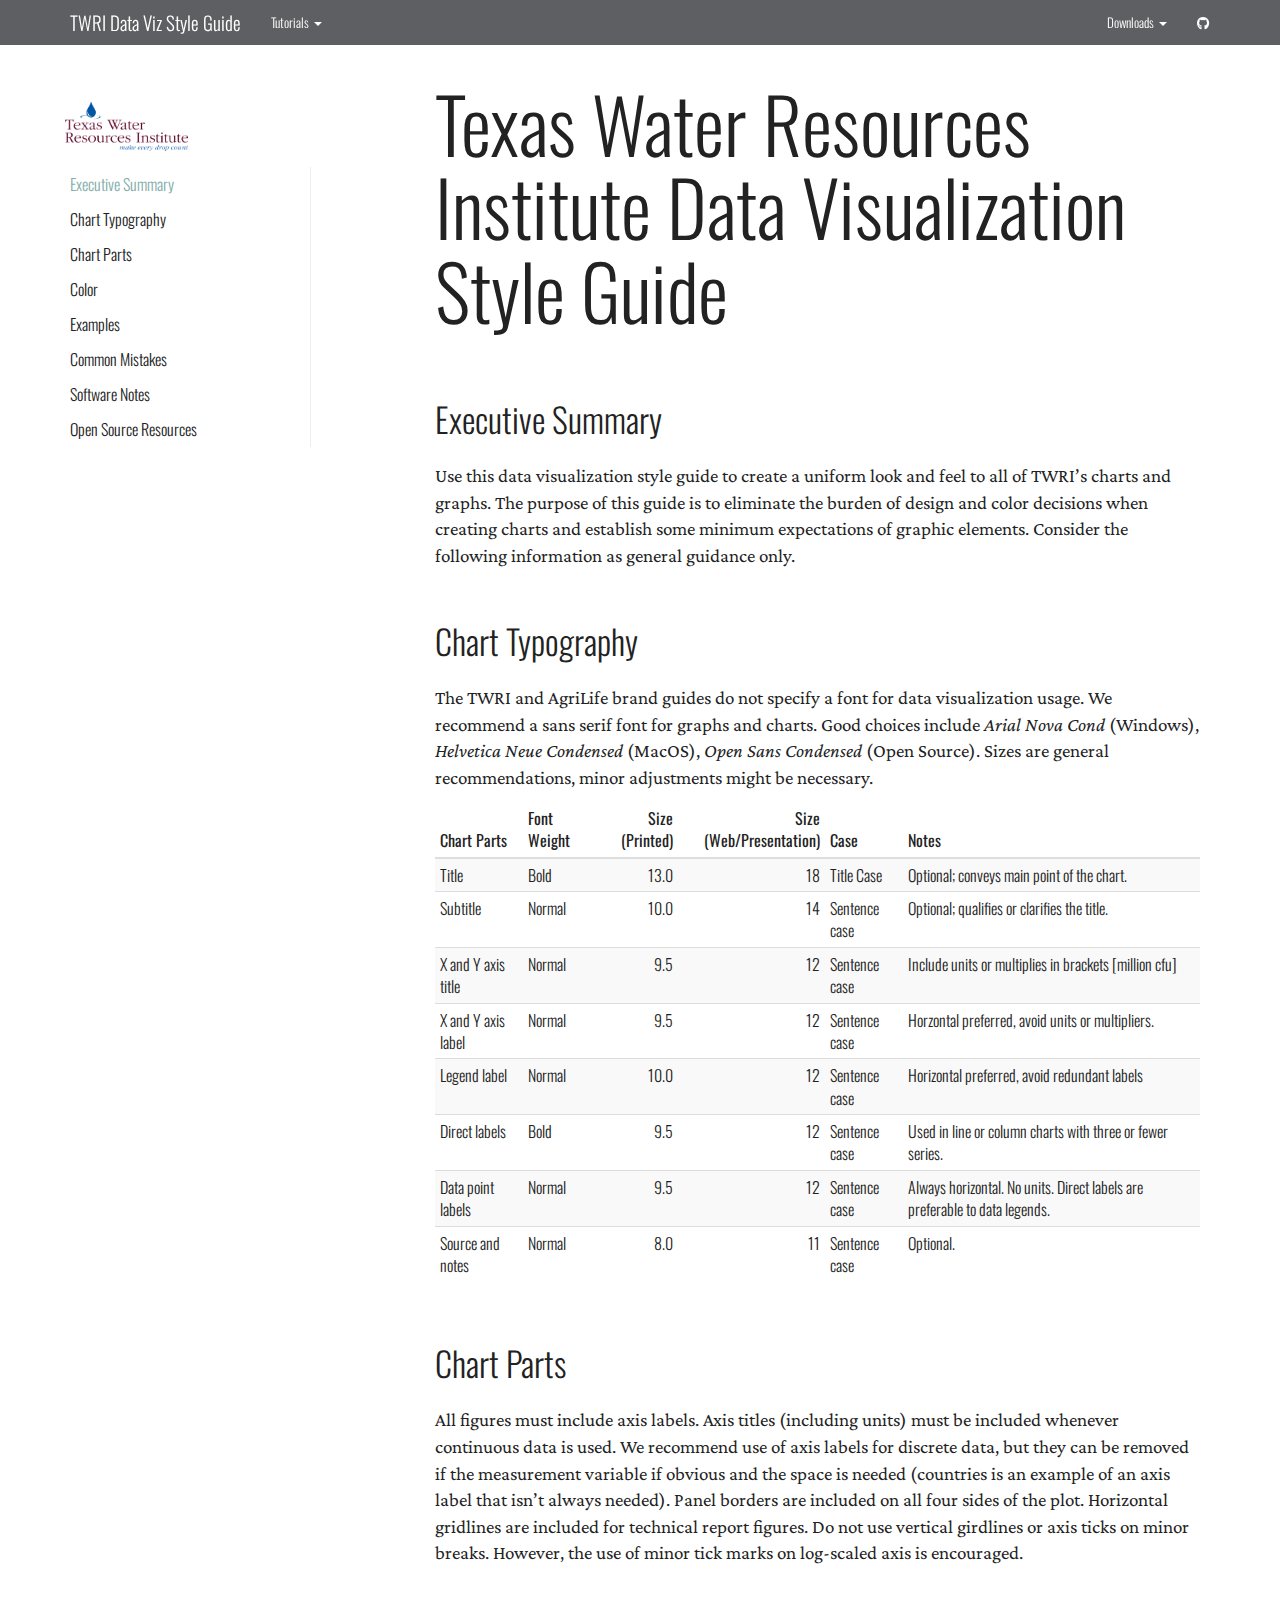
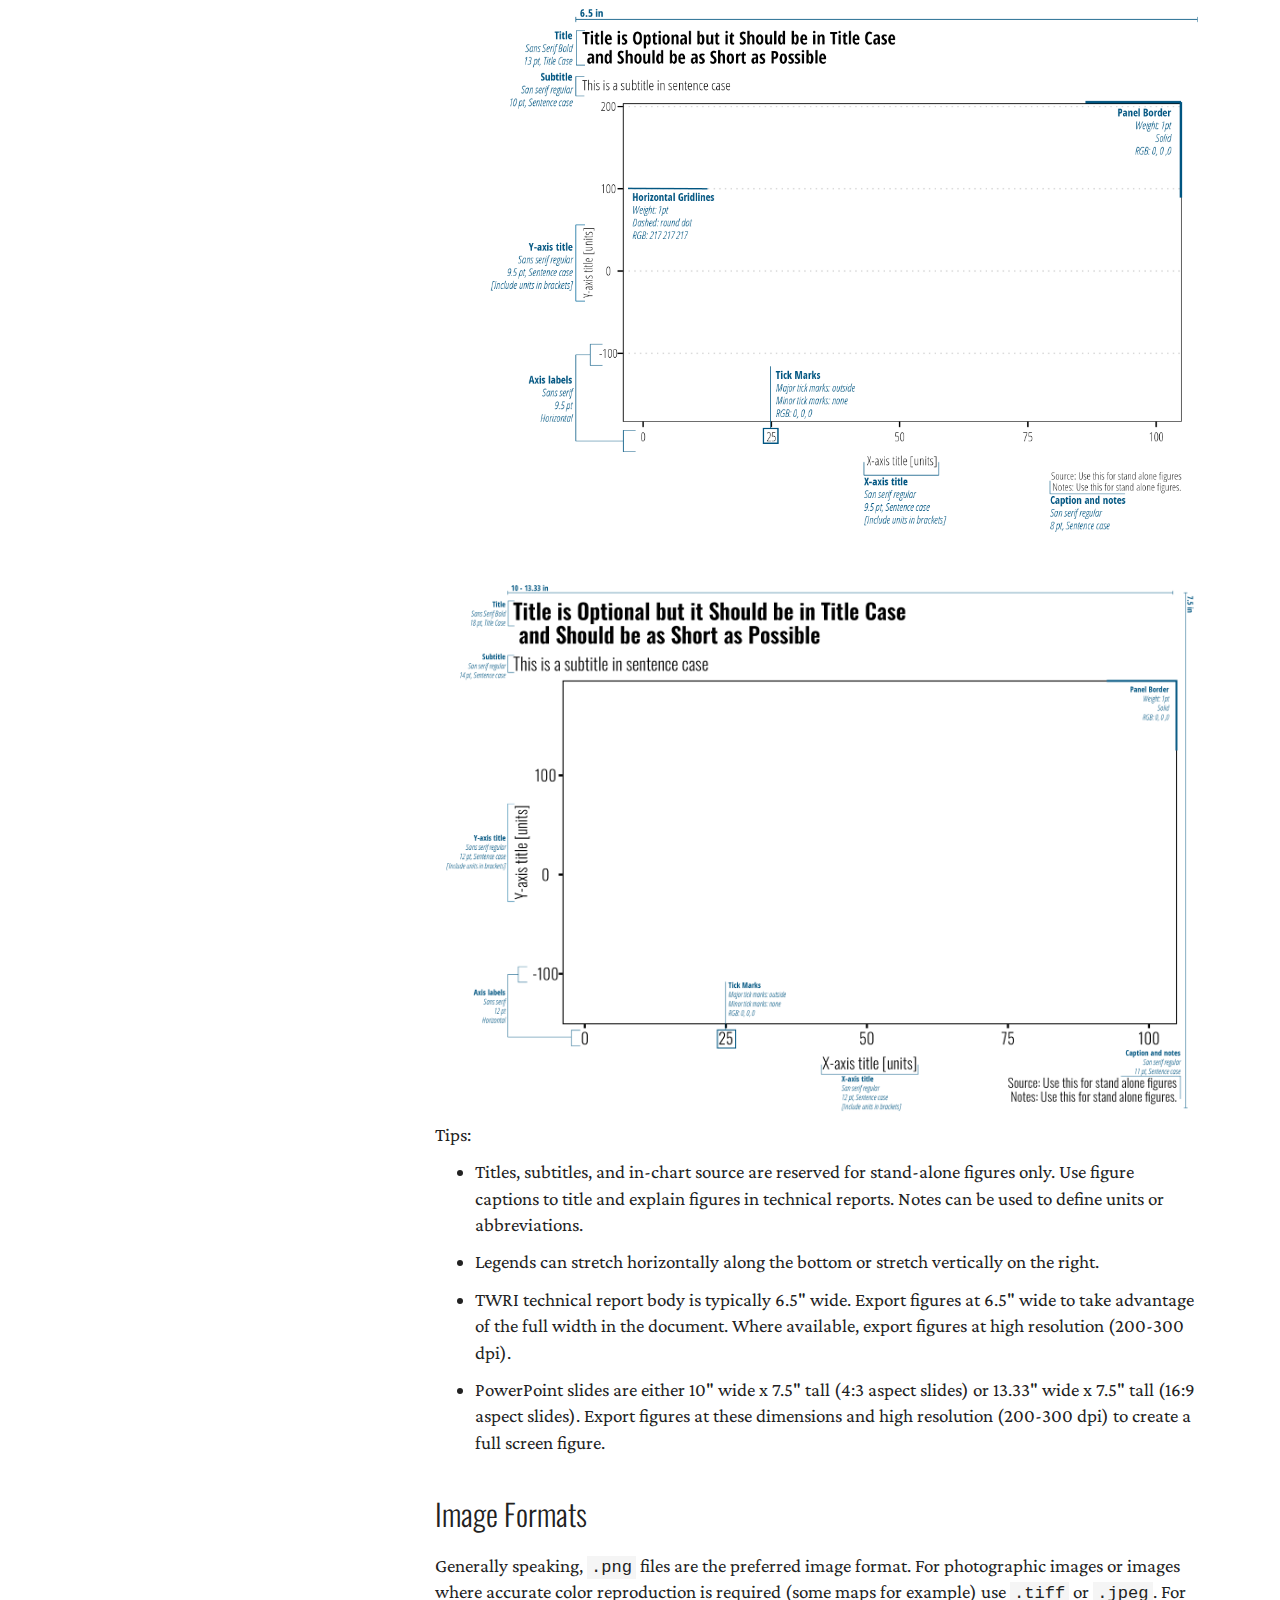
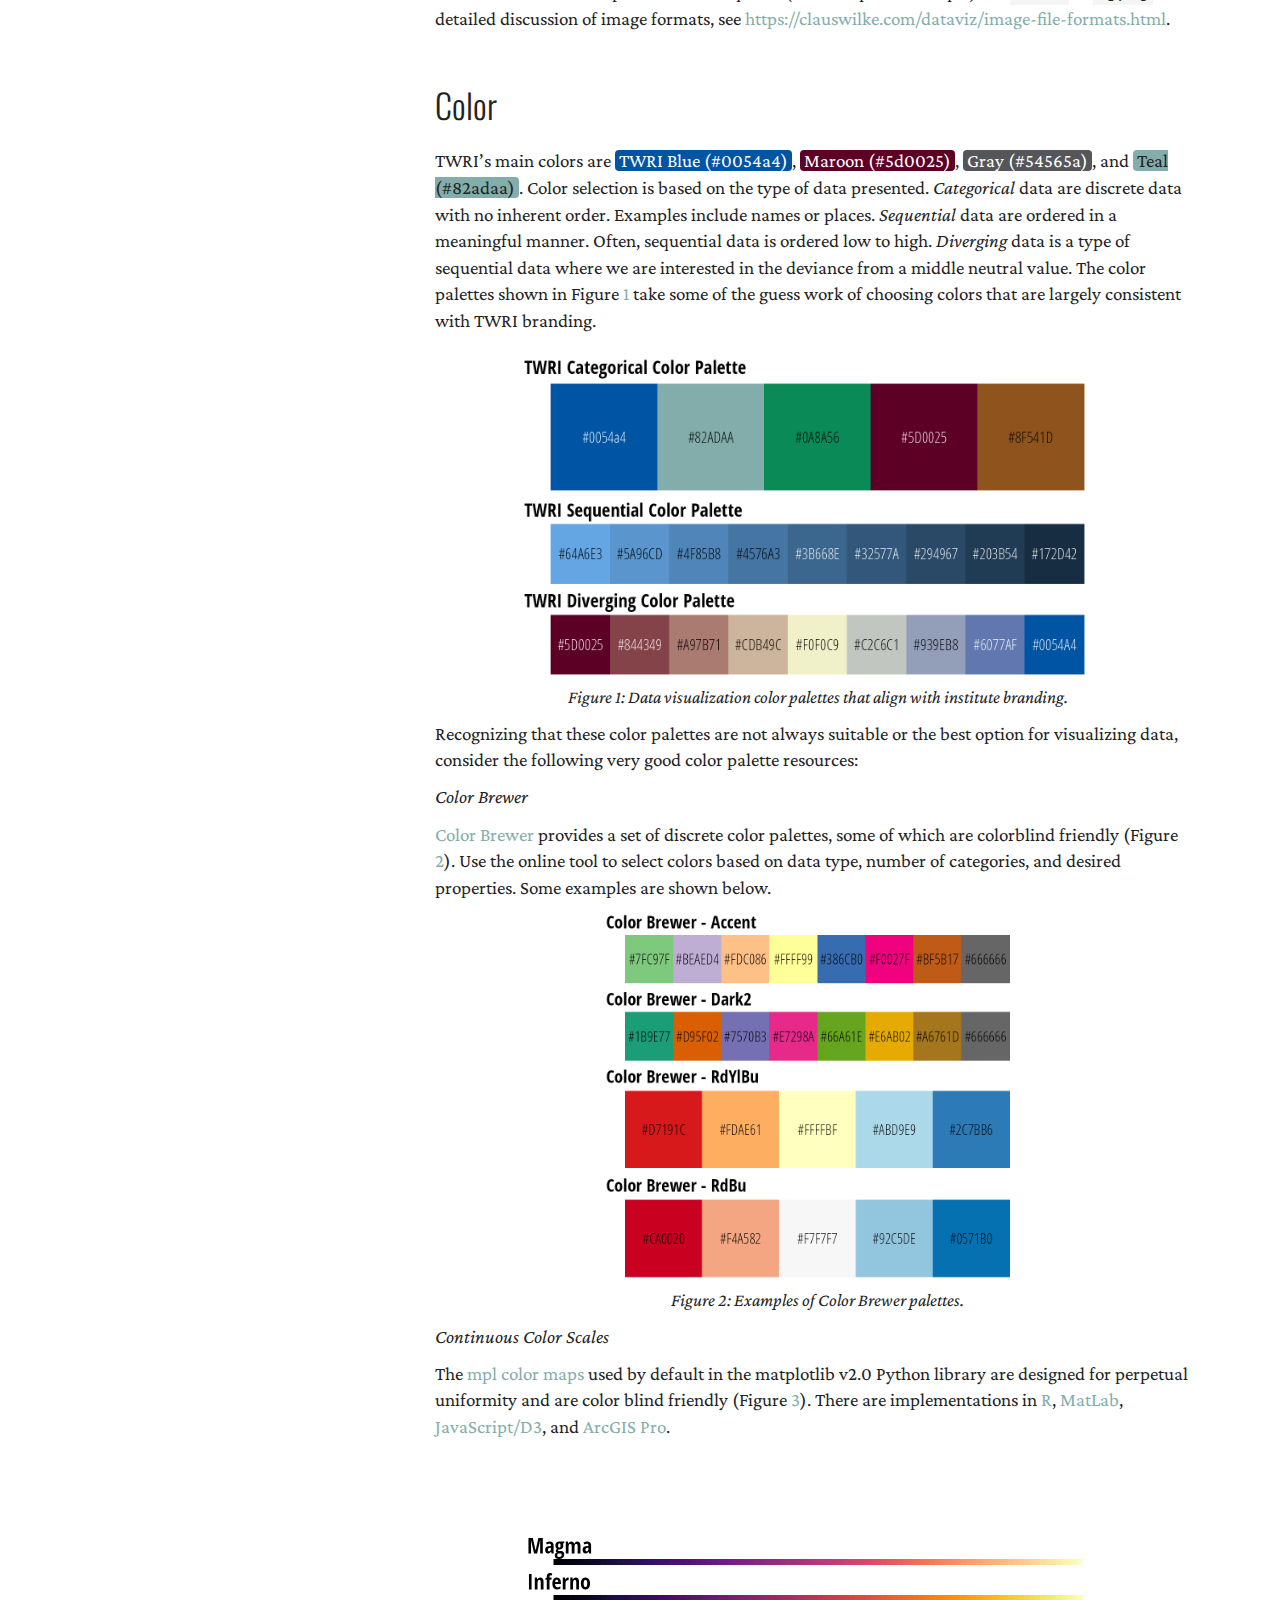
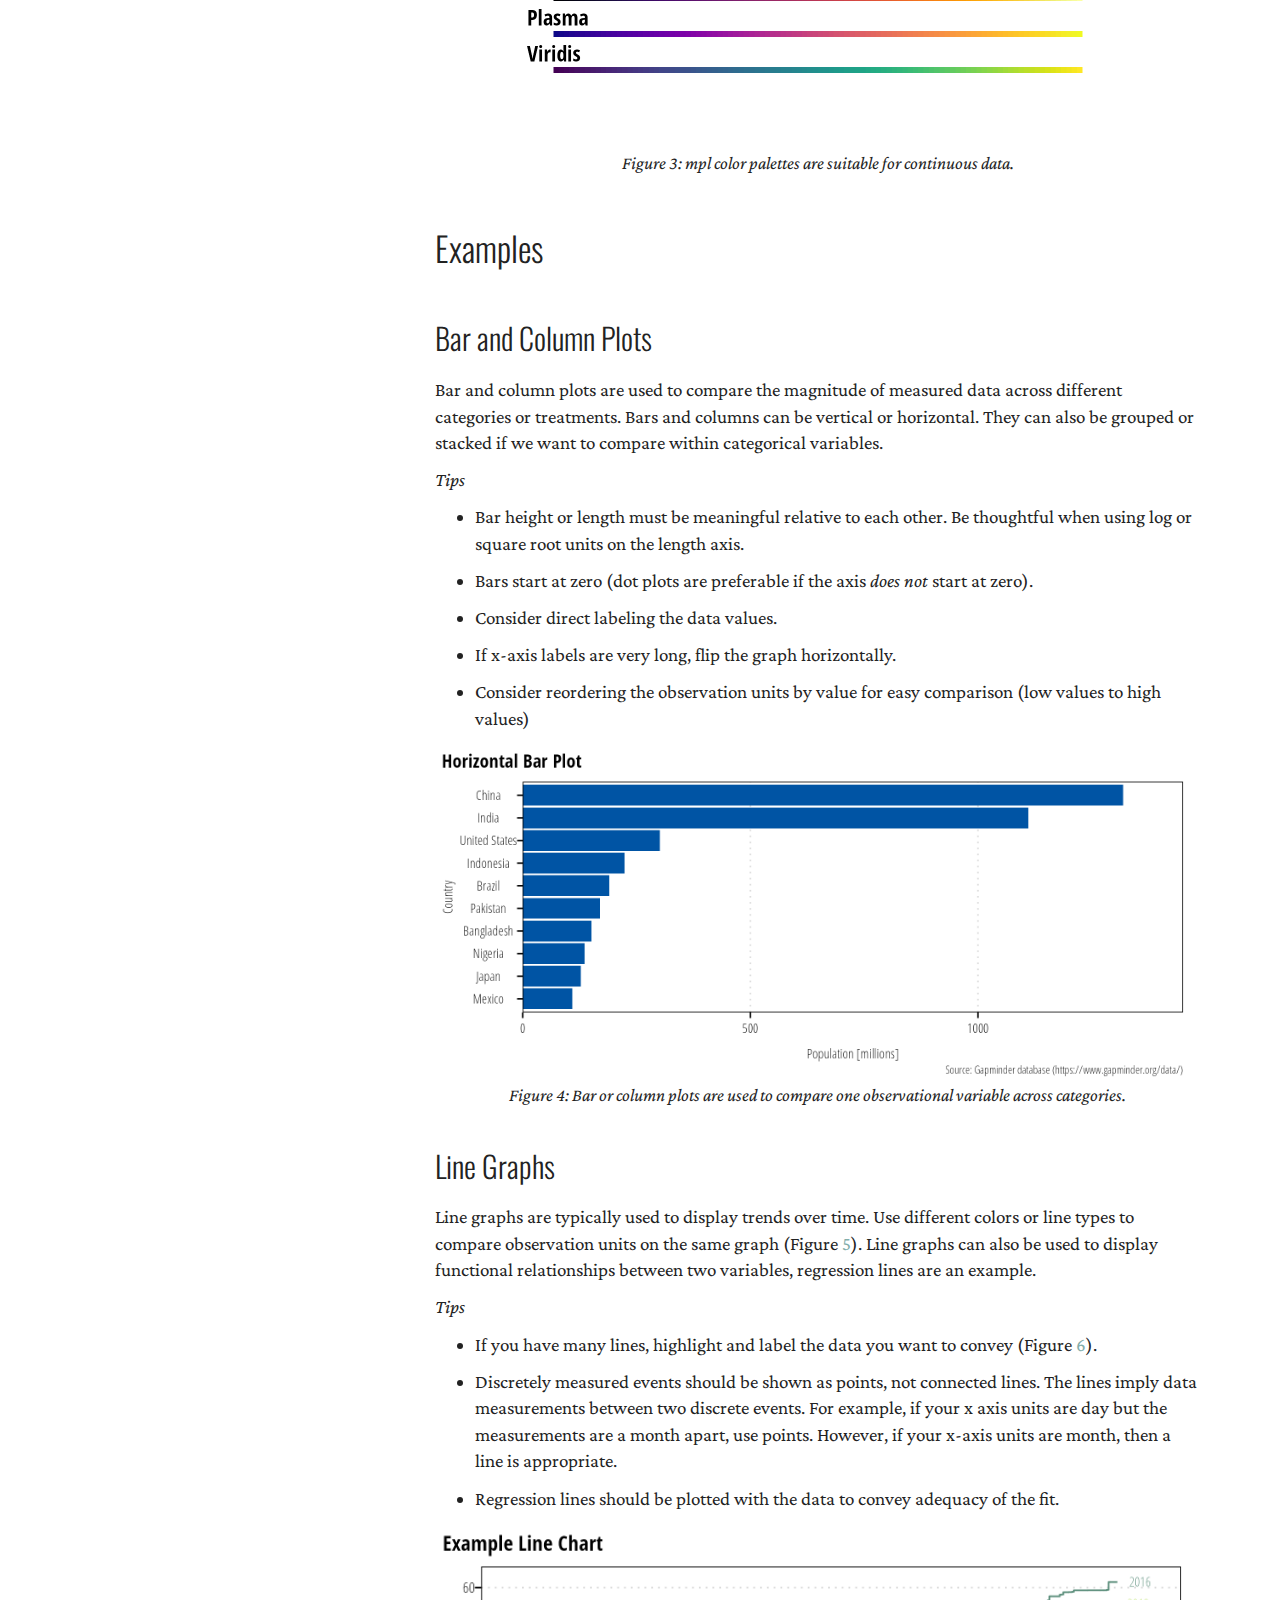
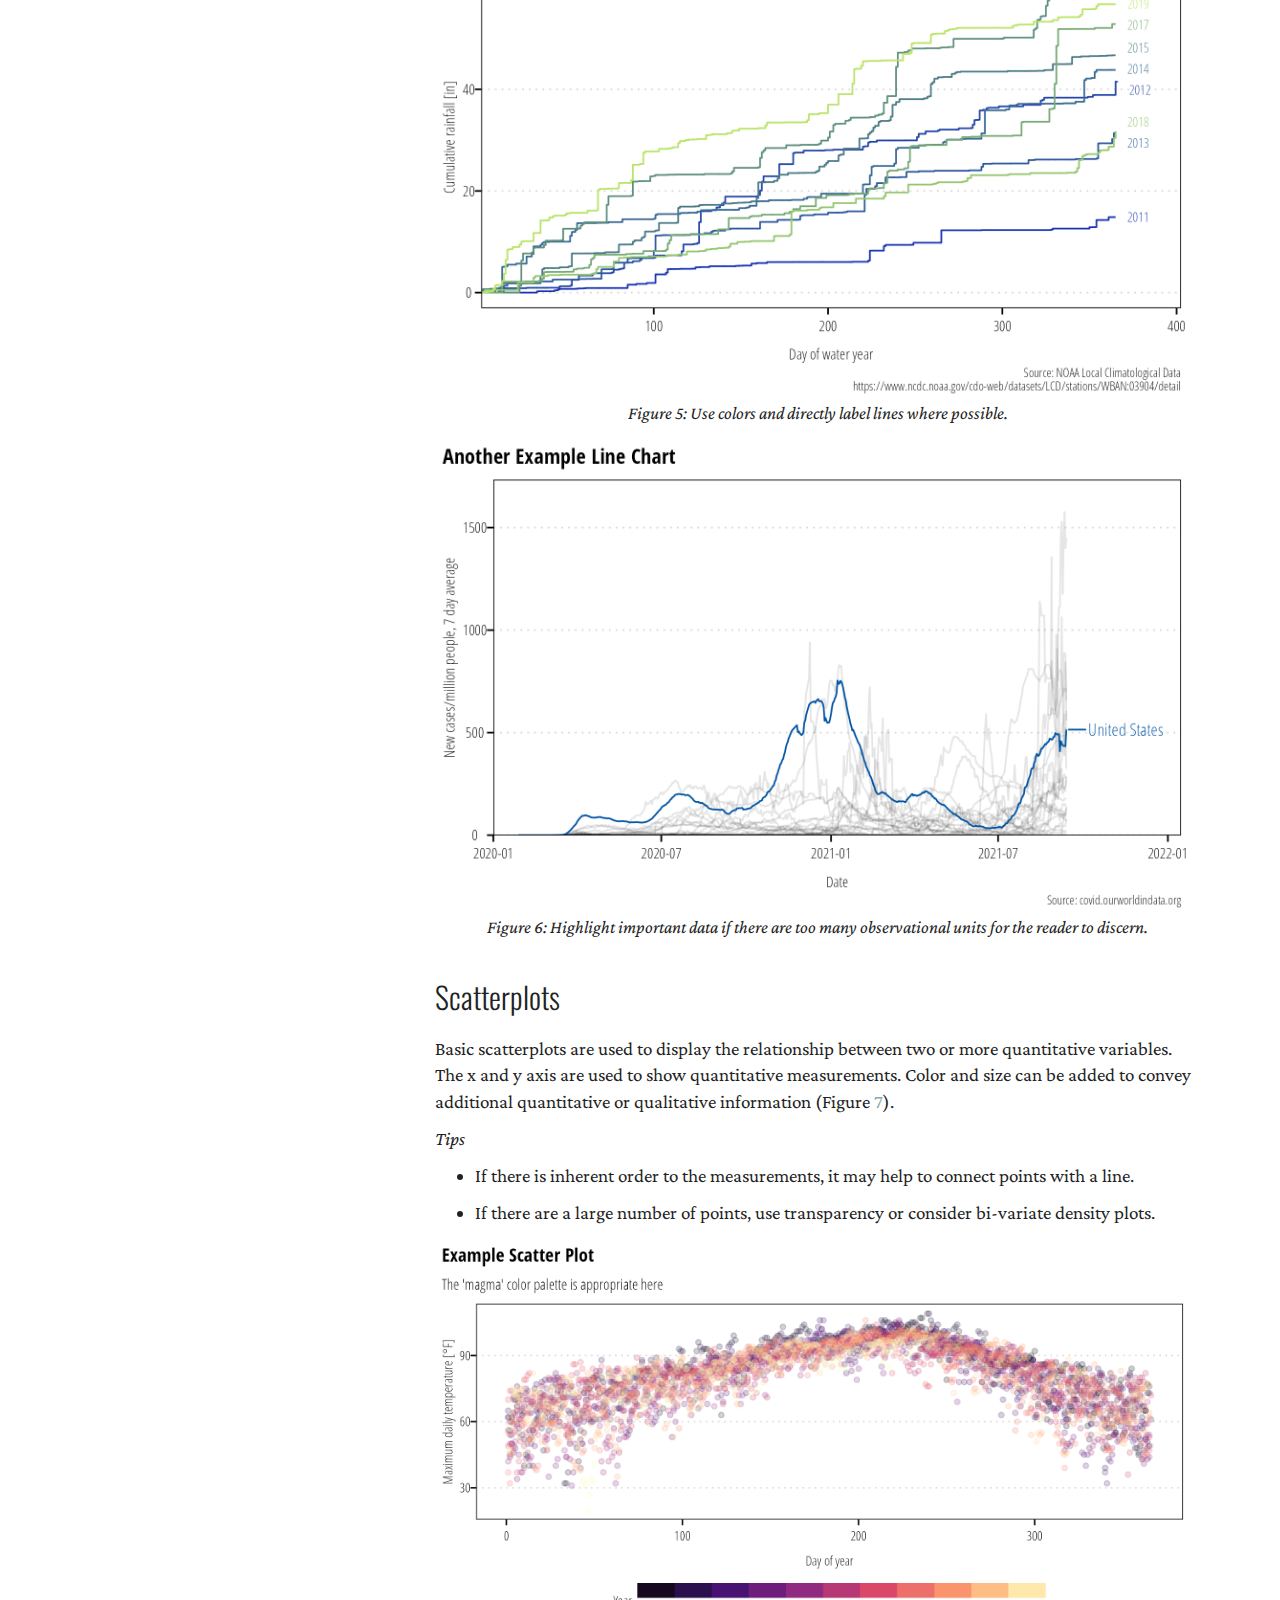
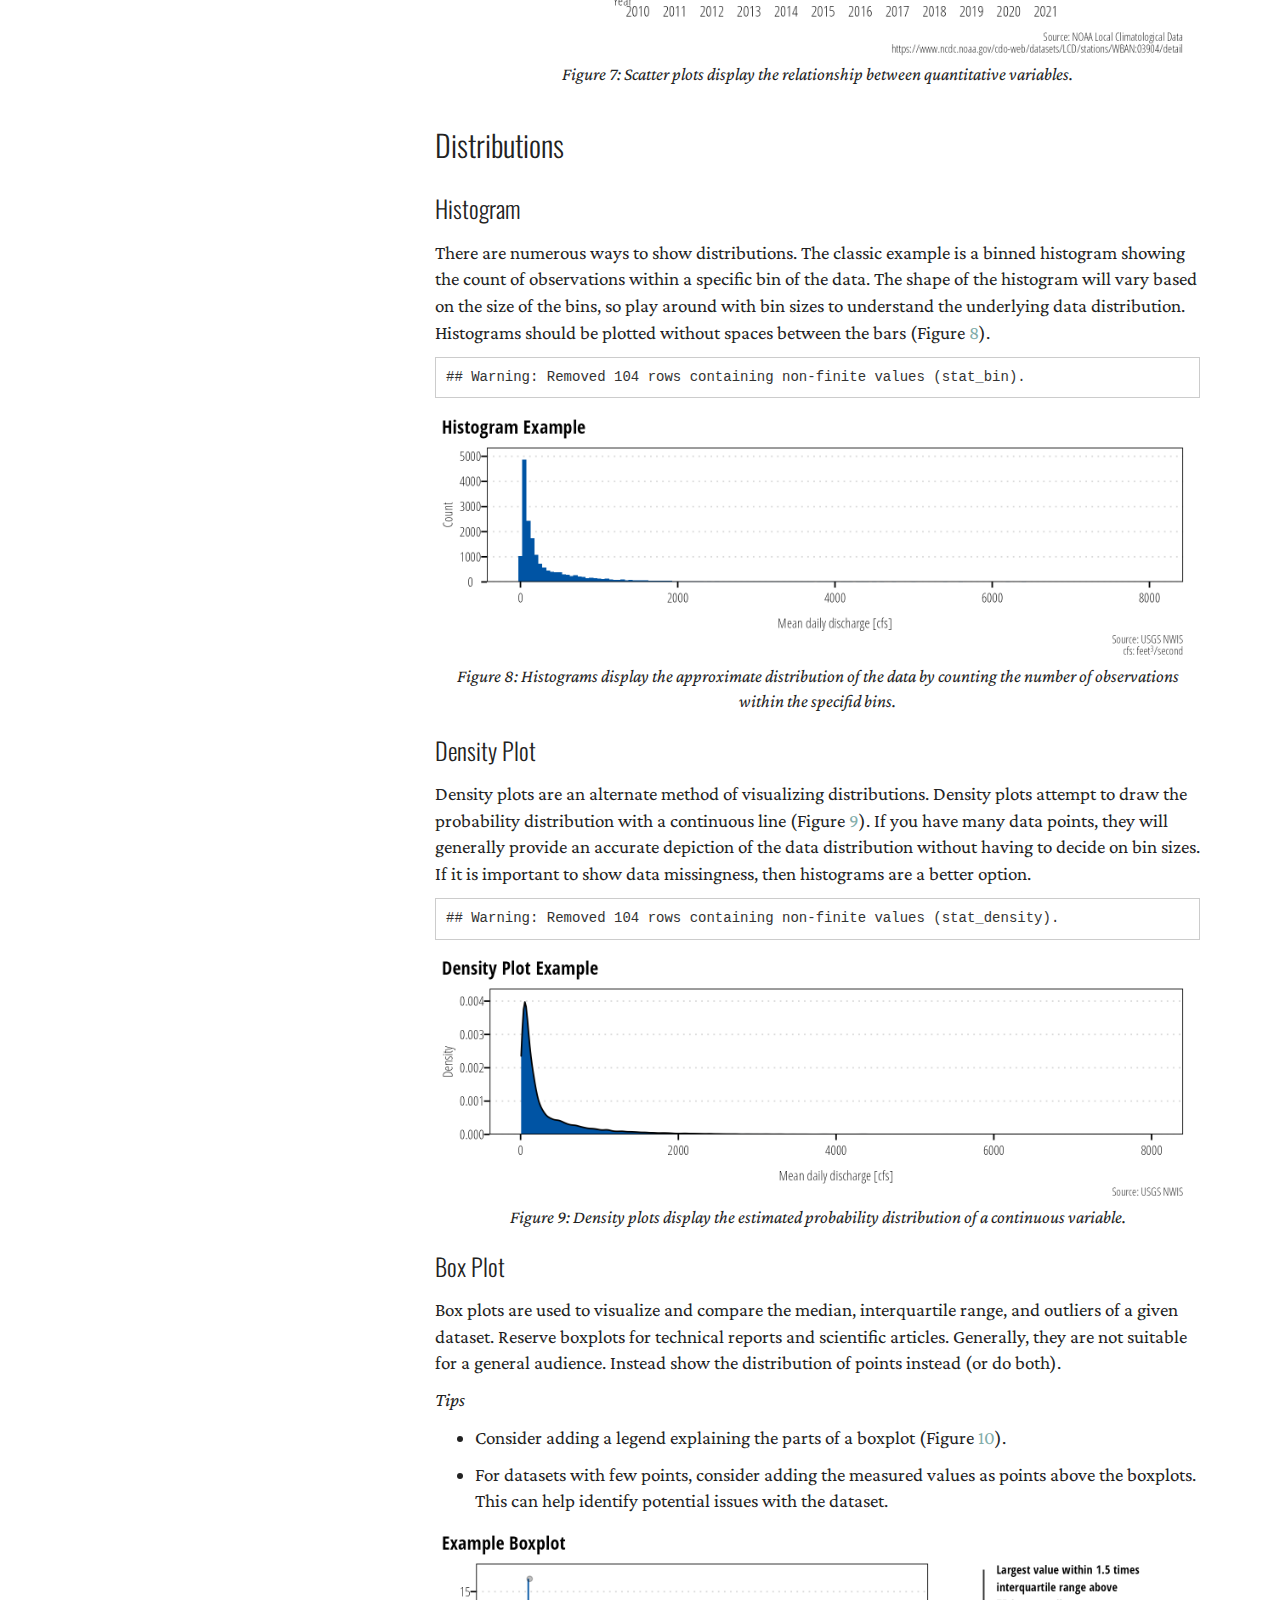
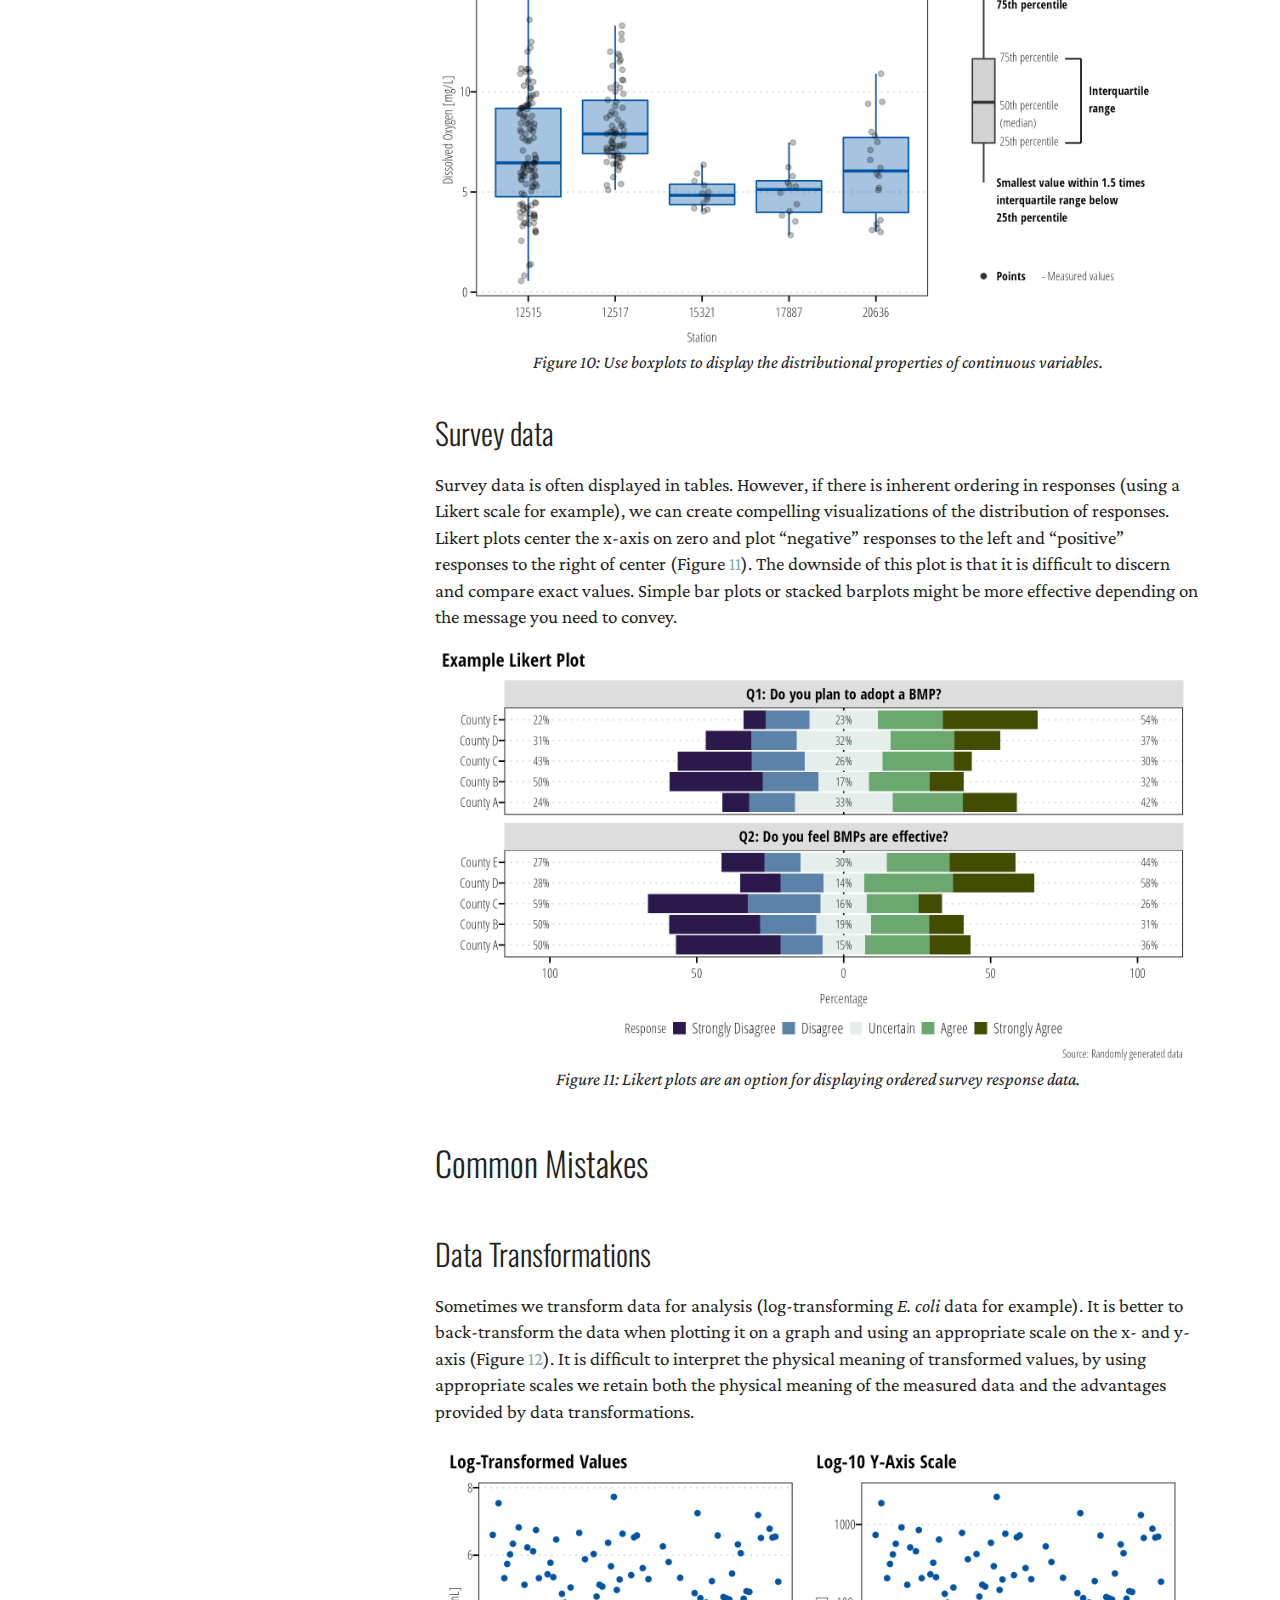
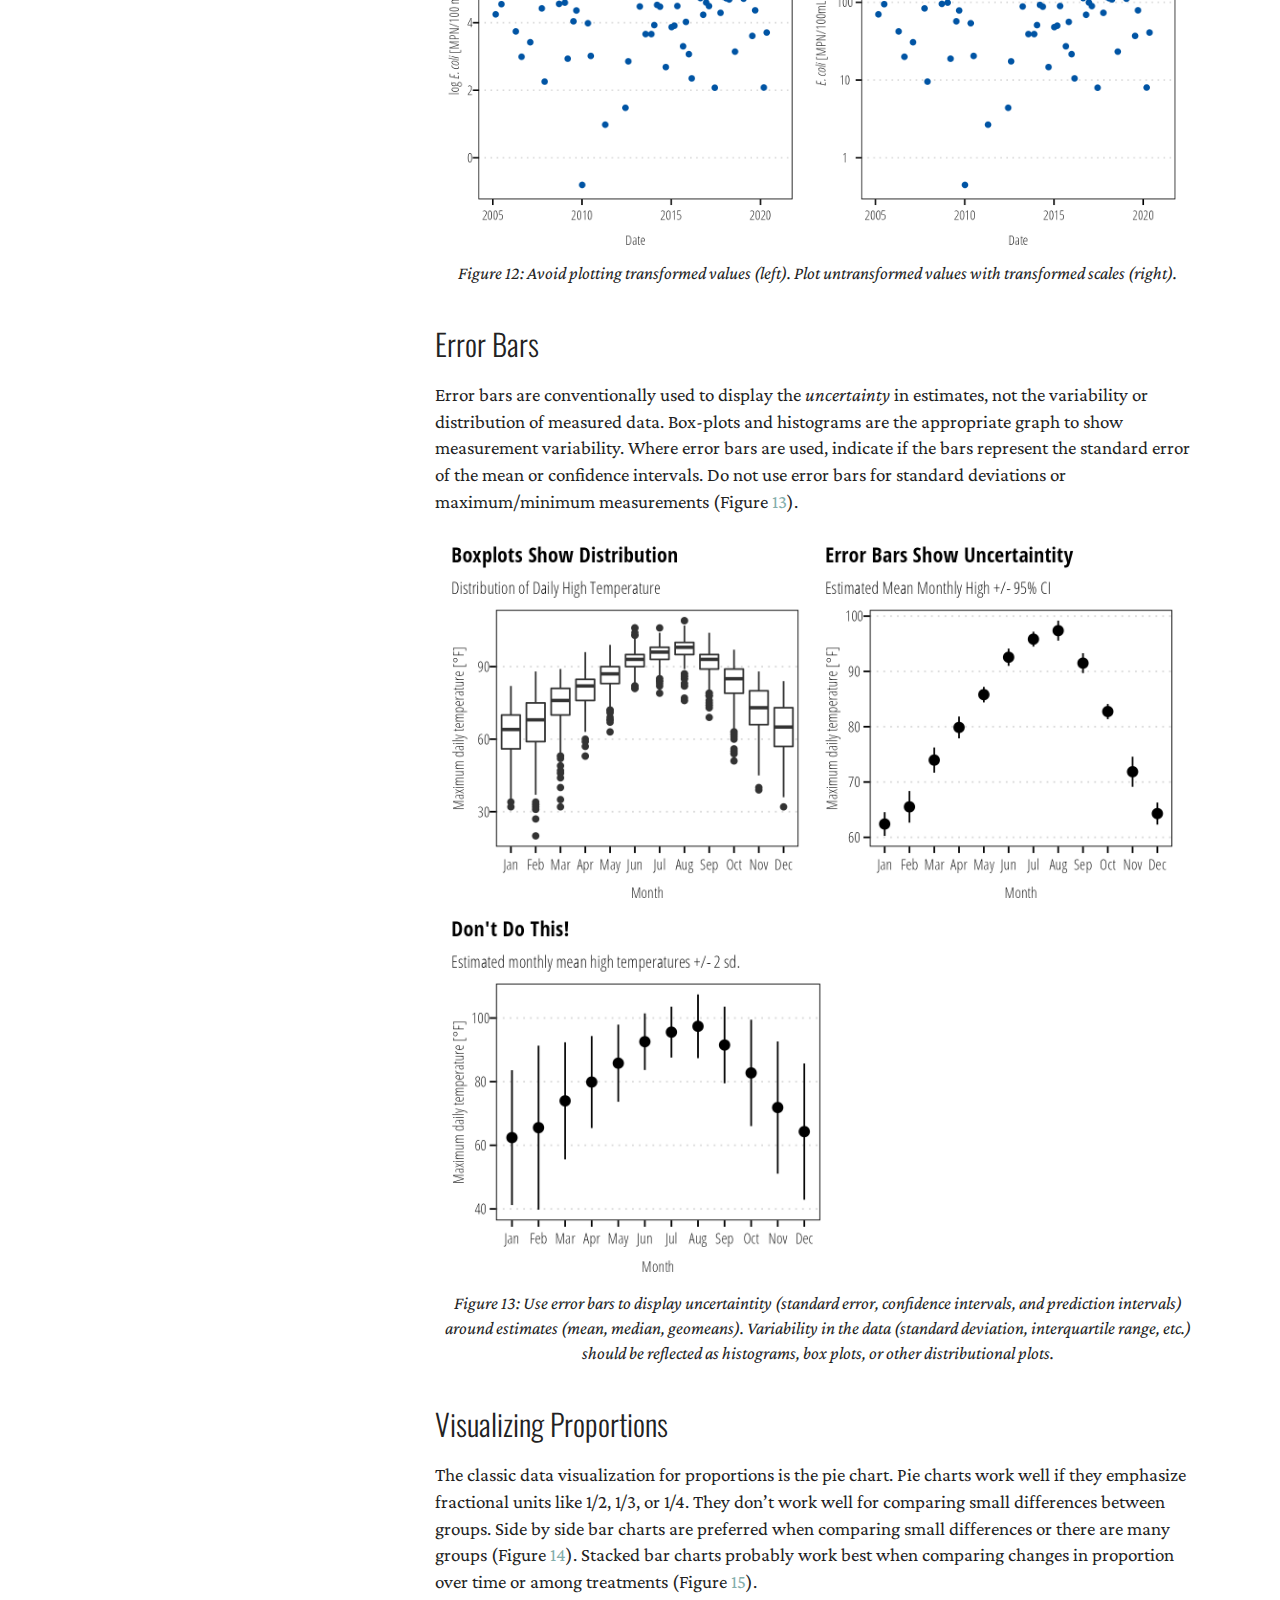
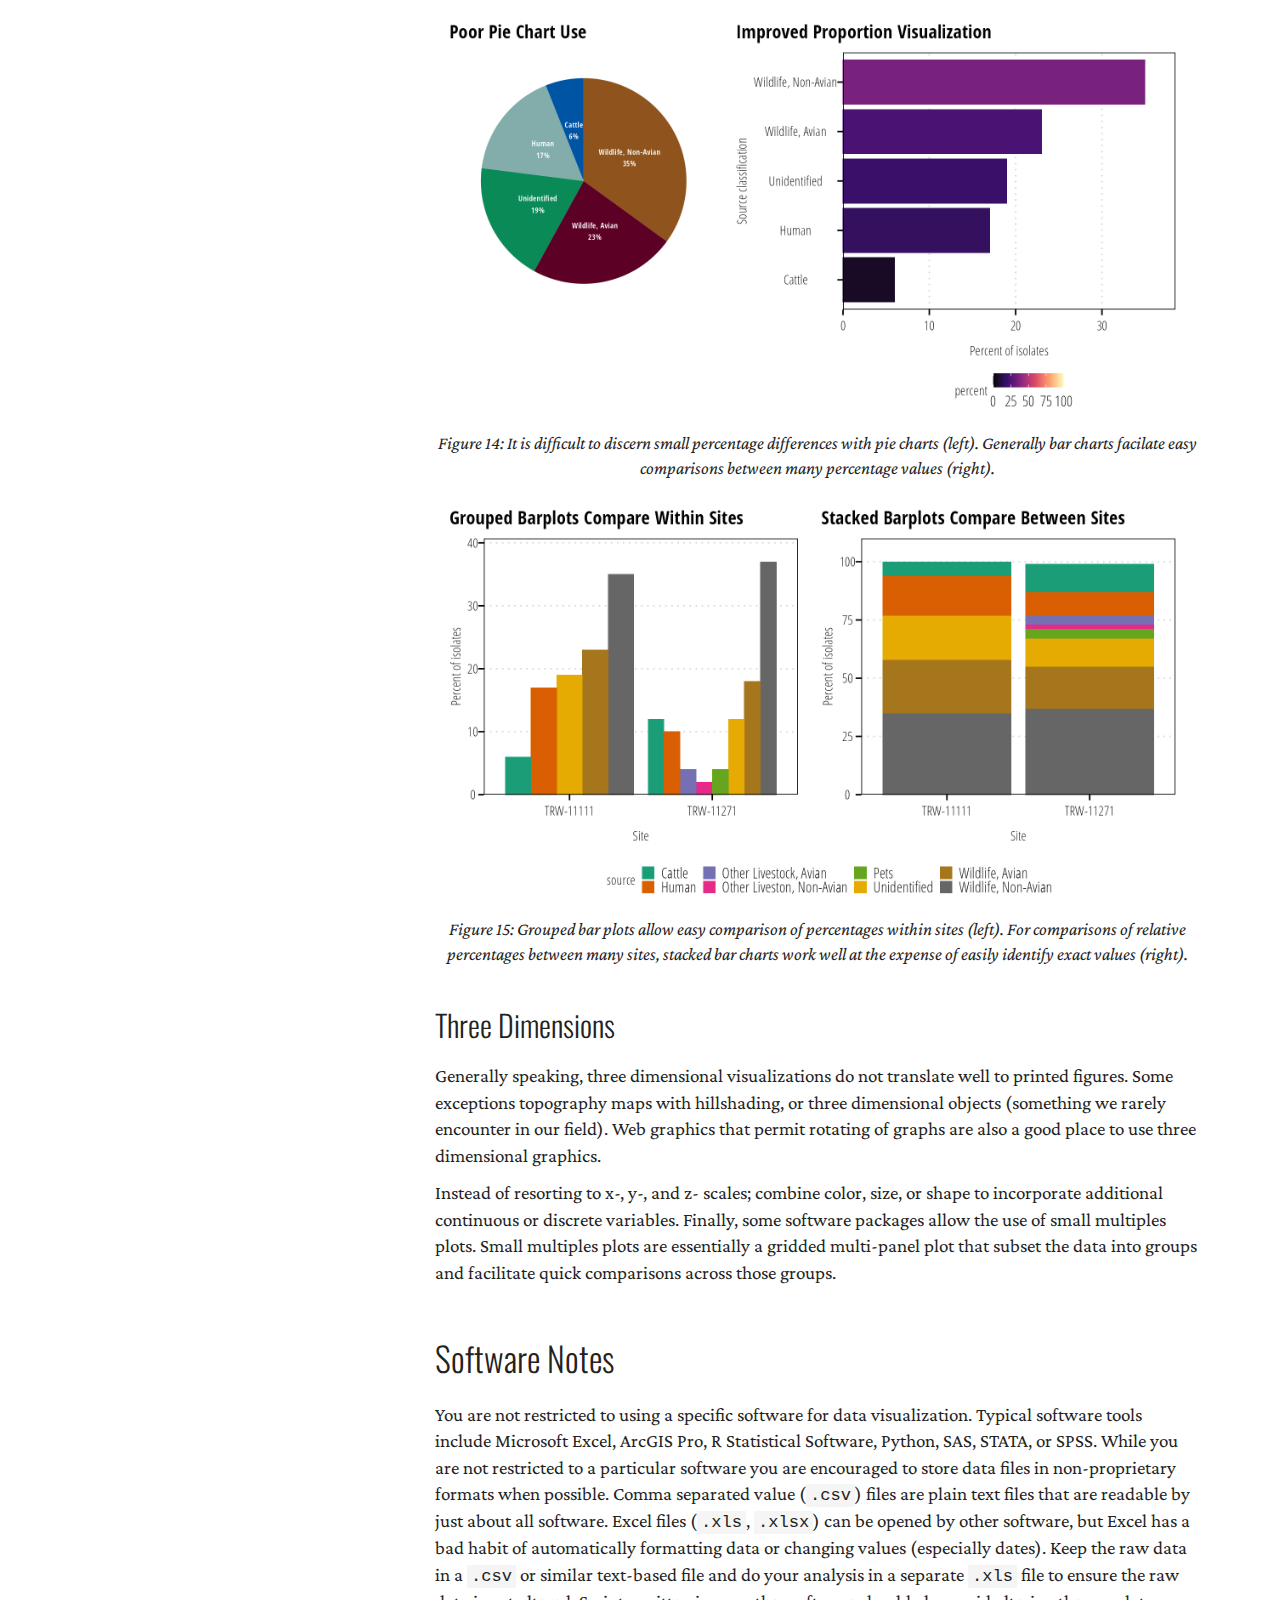
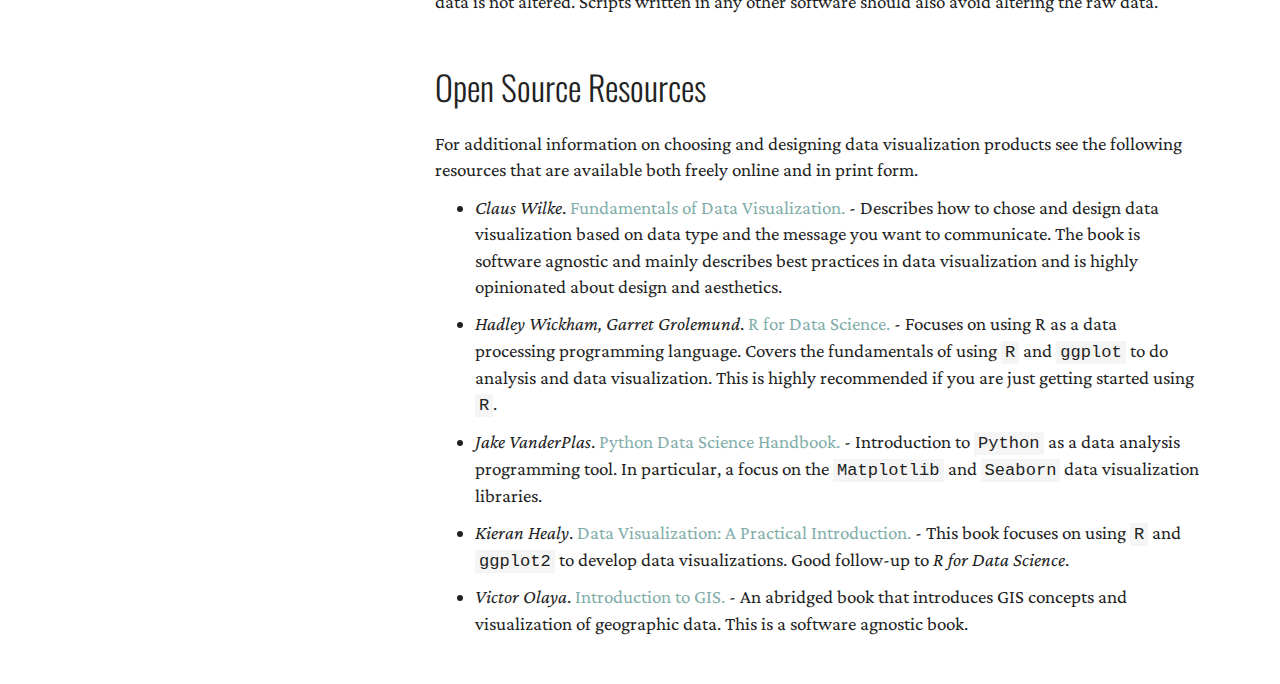
<file: docs/index.html>
<!DOCTYPE html>

<html>

<head>

<meta charset="utf-8" />
<meta name="generator" content="pandoc" />
<meta http-equiv="X-UA-Compatible" content="IE=EDGE" />




<title>Texas Water Resources Institute Data Visualization Style Guide</title>

<script src="site_libs/jquery-1.11.3/jquery.min.js"></script>
<meta name="viewport" content="width=device-width, initial-scale=1" />
<link href="site_libs/bootstrap-3.3.5/css/yeti.min.css" rel="stylesheet" />
<script src="site_libs/bootstrap-3.3.5/js/bootstrap.min.js"></script>
<script src="site_libs/bootstrap-3.3.5/shim/html5shiv.min.js"></script>
<script src="site_libs/bootstrap-3.3.5/shim/respond.min.js"></script>
<style>h1 {font-size: 34px;}
       h1.title {font-size: 38px;}
       h2 {font-size: 30px;}
       h3 {font-size: 24px;}
       h4 {font-size: 18px;}
       h5 {font-size: 16px;}
       h6 {font-size: 12px;}
       code {color: inherit; background-color: rgba(0, 0, 0, 0.04);}
       pre:not([class]) { background-color: white }</style>
<script src="site_libs/jqueryui-1.11.4/jquery-ui.min.js"></script>
<link href="site_libs/tocify-1.9.1/jquery.tocify.css" rel="stylesheet" />
<script src="site_libs/tocify-1.9.1/jquery.tocify.js"></script>
<script src="site_libs/navigation-1.1/tabsets.js"></script>
<link href="site_libs/highlightjs-9.12.0/default.css" rel="stylesheet" />
<script src="site_libs/highlightjs-9.12.0/highlight.js"></script>
<script src="site_libs/kePrint-0.0.1/kePrint.js"></script>
<link href="site_libs/lightable-0.0.1/lightable.css" rel="stylesheet" />
<link href="site_libs/font-awesome-5.1.0/css/all.css" rel="stylesheet" />
<link href="site_libs/font-awesome-5.1.0/css/v4-shims.css" rel="stylesheet" />

<style type="text/css">
  code{white-space: pre-wrap;}
  span.smallcaps{font-variant: small-caps;}
  span.underline{text-decoration: underline;}
  div.column{display: inline-block; vertical-align: top; width: 50%;}
  div.hanging-indent{margin-left: 1.5em; text-indent: -1.5em;}
  ul.task-list{list-style: none;}
    </style>

<style type="text/css">code{white-space: pre;}</style>
<script type="text/javascript">
if (window.hljs) {
  hljs.configure({languages: []});
  hljs.initHighlightingOnLoad();
  if (document.readyState && document.readyState === "complete") {
    window.setTimeout(function() { hljs.initHighlighting(); }, 0);
  }
}
</script>





<link rel="stylesheet" href="assets/style.css" type="text/css" />



<style type = "text/css">
.main-container {
  max-width: 940px;
  margin-left: auto;
  margin-right: auto;
}
img {
  max-width:100%;
}
.tabbed-pane {
  padding-top: 12px;
}
.html-widget {
  margin-bottom: 20px;
}
button.code-folding-btn:focus {
  outline: none;
}
summary {
  display: list-item;
}
pre code {
  padding: 0;
}
</style>


<style type="text/css">
.dropdown-submenu {
  position: relative;
}
.dropdown-submenu>.dropdown-menu {
  top: 0;
  left: 100%;
  margin-top: -6px;
  margin-left: -1px;
  border-radius: 0 6px 6px 6px;
}
.dropdown-submenu:hover>.dropdown-menu {
  display: block;
}
.dropdown-submenu>a:after {
  display: block;
  content: " ";
  float: right;
  width: 0;
  height: 0;
  border-color: transparent;
  border-style: solid;
  border-width: 5px 0 5px 5px;
  border-left-color: #cccccc;
  margin-top: 5px;
  margin-right: -10px;
}
.dropdown-submenu:hover>a:after {
  border-left-color: #adb5bd;
}
.dropdown-submenu.pull-left {
  float: none;
}
.dropdown-submenu.pull-left>.dropdown-menu {
  left: -100%;
  margin-left: 10px;
  border-radius: 6px 0 6px 6px;
}
</style>

<script type="text/javascript">
// manage active state of menu based on current page
$(document).ready(function () {
  // active menu anchor
  href = window.location.pathname
  href = href.substr(href.lastIndexOf('/') + 1)
  if (href === "")
    href = "index.html";
  var menuAnchor = $('a[href="' + href + '"]');

  // mark it active
  menuAnchor.tab('show');

  // if it's got a parent navbar menu mark it active as well
  menuAnchor.closest('li.dropdown').addClass('active');

  // Navbar adjustments
  var navHeight = $(".navbar").first().height() + 15;
  var style = document.createElement('style');
  var pt = "padding-top: " + navHeight + "px; ";
  var mt = "margin-top: -" + navHeight + "px; ";
  var css = "";
  // offset scroll position for anchor links (for fixed navbar)
  for (var i = 1; i <= 6; i++) {
    css += ".section h" + i + "{ " + pt + mt + "}\n";
  }
  style.innerHTML = "body {" + pt + "padding-bottom: 40px; }\n" + css;
  document.head.appendChild(style);
});
</script>

<!-- tabsets -->

<style type="text/css">
.tabset-dropdown > .nav-tabs {
  display: inline-table;
  max-height: 500px;
  min-height: 44px;
  overflow-y: auto;
  border: 1px solid #ddd;
  border-radius: 4px;
}

.tabset-dropdown > .nav-tabs > li.active:before {
  content: "";
  font-family: 'Glyphicons Halflings';
  display: inline-block;
  padding: 10px;
  border-right: 1px solid #ddd;
}

.tabset-dropdown > .nav-tabs.nav-tabs-open > li.active:before {
  content: "&#xe258;";
  border: none;
}

.tabset-dropdown > .nav-tabs.nav-tabs-open:before {
  content: "";
  font-family: 'Glyphicons Halflings';
  display: inline-block;
  padding: 10px;
  border-right: 1px solid #ddd;
}

.tabset-dropdown > .nav-tabs > li.active {
  display: block;
}

.tabset-dropdown > .nav-tabs > li > a,
.tabset-dropdown > .nav-tabs > li > a:focus,
.tabset-dropdown > .nav-tabs > li > a:hover {
  border: none;
  display: inline-block;
  border-radius: 4px;
  background-color: transparent;
}

.tabset-dropdown > .nav-tabs.nav-tabs-open > li {
  display: block;
  float: none;
}

.tabset-dropdown > .nav-tabs > li {
  display: none;
}
</style>

<!-- code folding -->



<style type="text/css">

#TOC {
  margin: 25px 0px 20px 0px;
}
@media (max-width: 768px) {
#TOC {
  position: relative;
  width: 100%;
}
}

@media print {
.toc-content {
  /* see https://github.com/w3c/csswg-drafts/issues/4434 */
  float: right;
}
}

.toc-content {
  padding-left: 30px;
  padding-right: 40px;
}

div.main-container {
  max-width: 1200px;
}

div.tocify {
  width: 20%;
  max-width: 260px;
  max-height: 85%;
}

@media (min-width: 768px) and (max-width: 991px) {
  div.tocify {
    width: 25%;
  }
}

@media (max-width: 767px) {
  div.tocify {
    width: 100%;
    max-width: none;
  }
}

.tocify ul, .tocify li {
  line-height: 20px;
}

.tocify-subheader .tocify-item {
  font-size: 0.90em;
}

.tocify .list-group-item {
  border-radius: 0px;
}


</style>



</head>

<body>


<div class="container-fluid main-container">


<!-- setup 3col/9col grid for toc_float and main content  -->
<div class="row">
<div class="col-xs-12 col-sm-4 col-md-3">
<div id="TOC" class="tocify">
</div>
</div>

<div class="toc-content col-xs-12 col-sm-8 col-md-9">




<div class="navbar navbar-default  navbar-fixed-top" role="navigation">
  <div class="container">
    <div class="navbar-header">
      <button type="button" class="navbar-toggle collapsed" data-toggle="collapse" data-target="#navbar">
        <span class="icon-bar"></span>
        <span class="icon-bar"></span>
        <span class="icon-bar"></span>
      </button>
      <a class="navbar-brand" href="index.html">TWRI Data Viz Style Guide</a>
    </div>
    <div id="navbar" class="navbar-collapse collapse">
      <ul class="nav navbar-nav">
        <li class="dropdown">
  <a href="#" class="dropdown-toggle" data-toggle="dropdown" role="button" aria-expanded="false">
    Tutorials
     
    <span class="caret"></span>
  </a>
  <ul class="dropdown-menu" role="menu">
    <li>
      <a href="01-LoadDurationCurve.html">Load Duration Curve</a>
    </li>
  </ul>
</li>
      </ul>
      <ul class="nav navbar-nav navbar-right">
        <li class="dropdown">
  <a href="#" class="dropdown-toggle" data-toggle="dropdown" role="button" aria-expanded="false">
    Downloads
     
    <span class="caret"></span>
  </a>
  <ul class="dropdown-menu" role="menu">
    <li>
      <a href="Figure_Guide.pdf">
        <span class="fa fa-file-pdf"></span>
         
        Figure Guide
      </a>
    </li>
  </ul>
</li>
<li>
  <a href="https://github.com/txwri/Figure_Guide">
    <span class="fa fa-github"></span>
     
  </a>
</li>
      </ul>
    </div><!--/.nav-collapse -->
  </div><!--/.container -->
</div><!--/.navbar -->

<div id="header">



<h1 class="title toc-ignore">Texas Water Resources Institute Data Visualization Style Guide</h1>

</div>


<div id="executive-summary" class="section level1 unnumbered">
<h1>Executive Summary</h1>
<p>Use this data visualization style guide to create a uniform look and feel to all of TWRI’s charts and graphs. The purpose of this guide is to eliminate the burden of design and color decisions when creating charts and establish some minimum expectations of graphic elements. Consider the following information as general guidance only.</p>
</div>
<div id="chart-typography" class="section level1">
<h1>Chart Typography</h1>
<p>The TWRI and AgriLife brand guides do not specify a font for data visualization usage. We recommend a sans serif font for graphs and charts. Good choices include <em>Arial Nova Cond</em> (Windows), <em>Helvetica Neue Condensed</em> (MacOS), <em>Open Sans Condensed</em> (Open Source). Sizes are general recommendations, minor adjustments might be necessary.</p>
<table class="table table-striped table-hover table-condensed table-responsive" style="margin-left: auto; margin-right: auto;">
<thead>
<tr>
<th style="text-align:left;">
Chart Parts
</th>
<th style="text-align:left;">
Font Weight
</th>
<th style="text-align:right;">
Size (Printed)
</th>
<th style="text-align:right;">
Size (Web/Presentation)
</th>
<th style="text-align:left;">
Case
</th>
<th style="text-align:left;">
Notes
</th>
</tr>
</thead>
<tbody>
<tr>
<td style="text-align:left;">
Title
</td>
<td style="text-align:left;">
Bold
</td>
<td style="text-align:right;">
13.0
</td>
<td style="text-align:right;">
18
</td>
<td style="text-align:left;">
Title Case
</td>
<td style="text-align:left;">
Optional; conveys main point of the chart.
</td>
</tr>
<tr>
<td style="text-align:left;">
Subtitle
</td>
<td style="text-align:left;">
Normal
</td>
<td style="text-align:right;">
10.0
</td>
<td style="text-align:right;">
14
</td>
<td style="text-align:left;">
Sentence case
</td>
<td style="text-align:left;">
Optional; qualifies or clarifies the title.
</td>
</tr>
<tr>
<td style="text-align:left;">
X and Y axis title
</td>
<td style="text-align:left;">
Normal
</td>
<td style="text-align:right;">
9.5
</td>
<td style="text-align:right;">
12
</td>
<td style="text-align:left;">
Sentence case
</td>
<td style="text-align:left;">
Include units or multiplies in brackets [million cfu]
</td>
</tr>
<tr>
<td style="text-align:left;">
X and Y axis label
</td>
<td style="text-align:left;">
Normal
</td>
<td style="text-align:right;">
9.5
</td>
<td style="text-align:right;">
12
</td>
<td style="text-align:left;">
Sentence case
</td>
<td style="text-align:left;">
Horzontal preferred, avoid units or multipliers.
</td>
</tr>
<tr>
<td style="text-align:left;">
Legend label
</td>
<td style="text-align:left;">
Normal
</td>
<td style="text-align:right;">
10.0
</td>
<td style="text-align:right;">
12
</td>
<td style="text-align:left;">
Sentence case
</td>
<td style="text-align:left;">
Horizontal preferred, avoid redundant labels
</td>
</tr>
<tr>
<td style="text-align:left;">
Direct labels
</td>
<td style="text-align:left;">
Bold
</td>
<td style="text-align:right;">
9.5
</td>
<td style="text-align:right;">
12
</td>
<td style="text-align:left;">
Sentence case
</td>
<td style="text-align:left;">
Used in line or column charts with three or fewer series.
</td>
</tr>
<tr>
<td style="text-align:left;">
Data point labels
</td>
<td style="text-align:left;">
Normal
</td>
<td style="text-align:right;">
9.5
</td>
<td style="text-align:right;">
12
</td>
<td style="text-align:left;">
Sentence case
</td>
<td style="text-align:left;">
Always horizontal. No units. Direct labels are preferable to data legends.
</td>
</tr>
<tr>
<td style="text-align:left;">
Source and notes
</td>
<td style="text-align:left;">
Normal
</td>
<td style="text-align:right;">
8.0
</td>
<td style="text-align:right;">
11
</td>
<td style="text-align:left;">
Sentence case
</td>
<td style="text-align:left;">
Optional.
</td>
</tr>
</tbody>
</table>
</div>
<div id="chart-parts" class="section level1">
<h1>Chart Parts</h1>
<p>All figures must include axis labels. Axis titles (including units) must be included whenever continuous data is used. We recommend use of axis labels for discrete data, but they can be removed if the measurement variable if obvious and the space is needed (countries is an example of an axis label that isn’t always needed). Panel borders are included on all four sides of the plot. Horizontal gridlines are included for technical report figures. Do not use vertical girdlines or axis ticks on minor breaks. However, the use of minor tick marks on log-scaled axis is encouraged.</p>
<p><img src="assets/figures/blank_viz_guide-01.png" width="960" style="display: block; margin: auto;" /></p>
<p><img src="assets/figures/blank_viz_pp_guide-01.png" width="1322" style="display: block; margin: auto;" /></p>
<p>Tips:</p>
<ul>
<li><p>Titles, subtitles, and in-chart source are reserved for stand-alone figures only. Use figure captions to title and explain figures in technical reports. Notes can be used to define units or abbreviations.</p></li>
<li><p>Legends can stretch horizontally along the bottom or stretch vertically on the right.</p></li>
<li><p>TWRI technical report body is typically 6.5" wide. Export figures at 6.5" wide to take advantage of the full width in the document. Where available, export figures at high resolution (200-300 dpi).</p></li>
<li><p>PowerPoint slides are either 10" wide x 7.5" tall (4:3 aspect slides) or 13.33" wide x 7.5" tall (16:9 aspect slides). Export figures at these dimensions and high resolution (200-300 dpi) to create a full screen figure.</p></li>
</ul>
<div id="image-formats" class="section level2">
<h2>Image Formats</h2>
<p>Generally speaking, <code>.png</code> files are the preferred image format. For photographic images or images where accurate color reproduction is required (some maps for example) use <code>.tiff</code> or <code>.jpeg</code>. For detailed discussion of image formats, see <a href="https://clauswilke.com/dataviz/image-file-formats.html" class="uri">https://clauswilke.com/dataviz/image-file-formats.html</a>.</p>
</div>
</div>
<div id="color" class="section level1">
<h1>Color</h1>
<p>TWRI’s main colors are <span style="     color: white !important;border-radius: 4px; padding-right: 4px; padding-left: 4px; background-color: #0054a4 !important;">TWRI Blue (#0054a4)</span>, <span style="     color: white !important;border-radius: 4px; padding-right: 4px; padding-left: 4px; background-color: #5d0025 !important;">Maroon (#5d0025)</span>, <span style="     color: white !important;border-radius: 4px; padding-right: 4px; padding-left: 4px; background-color: #54565a !important;">Gray (#54565a)</span>, and <span style="     border-radius: 4px; padding-right: 4px; padding-left: 4px; background-color: #82adaa !important;">Teal (#82adaa)</span>. Color selection is based on the type of data presented. <em>Categorical</em> data are discrete data with no inherent order. Examples include names or places. <em>Sequential</em> data are ordered in a meaningful manner. Often, sequential data is ordered low to high. <em>Diverging</em> data is a type of sequential data where we are interested in the deviance from a middle neutral value. The color palettes shown in Figure <a href="#fig:catcolors">1</a> take some of the guess work of choosing colors that are largely consistent with TWRI branding.</p>
<div class="figure" style="text-align: center"><span id="fig:catcolors"></span>
<img src="index_files/figure-html/catcolors-1.png" alt="Data visualization color palettes that align with institute branding." width="900" />
<p class="caption">
Figure 1: Data visualization color palettes that align with institute branding.
</p>
</div>
<p>Recognizing that these color palettes are not always suitable or the best option for visualizing data, consider the following very good color palette resources:</p>
<p><em>Color Brewer</em></p>
<a href="https://colorbrewer2.org/">Color Brewer</a> provides a set of discrete color palettes, some of which are colorblind friendly (Figure <a href="#fig:brewercolors">2</a>). Use the online tool to select colors based on data type, number of categories, and desired properties. Some examples are shown below.
<div class="figure" style="text-align: center"><span id="fig:brewercolors"></span>
<img src="index_files/figure-html/brewercolors-1.png" alt="Examples of Color Brewer palettes." width="950" />
<p class="caption">
Figure 2: Examples of Color Brewer palettes.
</p>
</div>
<p><em>Continuous Color Scales</em></p>
<p>The <a href="https://bids.github.io/colormap/">mpl color maps</a> used by default in the matplotlib v2.0 Python library are designed for perpetual uniformity and are color blind friendly (Figure <a href="#fig:contcolors">3</a>). There are implementations in <a href="https://cran.r-project.org/web/packages/viridis/">R</a>, <a href="http://www.met.reading.ac.uk/~ed/viridis.m">MatLab</a>, <a href="https://github.com/politiken-journalism/scale-color-perceptual">JavaScript/D3</a>, and <a href="https://www.arcgis.com/home/group.html?id=c81d01ceaf85406285b694ed2581027b#overview">ArcGIS Pro</a>.</p>
<div class="figure" style="text-align: center"><span id="fig:contcolors"></span>
<img src="index_files/figure-html/contcolors-1.png" alt="mpl color palettes are suitable for continuous data." width="600" />
<p class="caption">
Figure 3: mpl color palettes are suitable for continuous data.
</p>
</div>
</div>
<div id="examples" class="section level1">
<h1>Examples</h1>
<div id="bar-and-column-plots" class="section level2">
<h2>Bar and Column Plots</h2>
<p>Bar and column plots are used to compare the magnitude of measured data across different categories or treatments. Bars and columns can be vertical or horizontal. They can also be grouped or stacked if we want to compare within categorical variables.</p>
<p><em>Tips</em></p>
<ul>
<li><p>Bar height or length must be meaningful relative to each other. Be thoughtful when using log or square root units on the length axis.</p></li>
<li><p>Bars start at zero (dot plots are preferable if the axis <em>does not</em> start at zero).</p></li>
<li><p>Consider direct labeling the data values.</p></li>
<li><p>If x-axis labels are very long, flip the graph horizontally.</p></li>
<li><p>Consider reordering the observation units by value for easy comparison (low values to high values)</p></li>
</ul>
<div class="figure" style="text-align: center"><span id="fig:unnamed-chunk-1"></span>
<img src="index_files/figure-html/unnamed-chunk-1-1.png" alt="Bar or column plots are used to compare one observational variable across categories." width="900" />
<p class="caption">
Figure 4: Bar or column plots are used to compare one observational variable across categories.
</p>
</div>
</div>
<div id="line-graphs" class="section level2">
<h2>Line Graphs</h2>
<p>Line graphs are typically used to display trends over time. Use different colors or line types to compare observation units on the same graph (Figure <a href="#fig:cumrainfall">5</a>). Line graphs can also be used to display functional relationships between two variables, regression lines are an example.</p>
<p><em>Tips</em></p>
<ul>
<li><p>If you have many lines, highlight and label the data you want to convey (Figure <a href="#fig:covidline">6</a>).</p></li>
<li><p>Discretely measured events should be shown as points, not connected lines. The lines imply data measurements between two discrete events. For example, if your x axis units are day but the measurements are a month apart, use points. However, if your x-axis units are month, then a line is appropriate.</p></li>
<li><p>Regression lines should be plotted with the data to convey adequacy of the fit.</p></li>
</ul>
<div class="figure" style="text-align: center"><span id="fig:cumrainfall"></span>
<img src="index_files/figure-html/cumrainfall-1.png" alt="Use colors and directly label lines where possible." width="800" />
<p class="caption">
Figure 5: Use colors and directly label lines where possible.
</p>
</div>
<div class="figure" style="text-align: center"><span id="fig:covidline"></span>
<img src="index_files/figure-html/covidline-1.png" alt="Highlight important data if there are too many observational units for the reader to discern." width="800" />
<p class="caption">
Figure 6: Highlight important data if there are too many observational units for the reader to discern.
</p>
</div>
</div>
<div id="scatterplots" class="section level2">
<h2>Scatterplots</h2>
<p>Basic scatterplots are used to display the relationship between two or more quantitative variables. The x and y axis are used to show quantitative measurements. Color and size can be added to convey additional quantitative or qualitative information (Figure <a href="#fig:scatter">7</a>).</p>
<p><em>Tips</em></p>
<ul>
<li><p>If there is inherent order to the measurements, it may help to connect points with a line.</p></li>
<li><p>If there are a large number of points, use transparency or consider bi-variate density plots.</p></li>
</ul>
<div class="figure" style="text-align: center"><span id="fig:scatter"></span>
<img src="index_files/figure-html/scatter-1.png" alt="Scatter plots display the relationship between quantitative variables." width="900" />
<p class="caption">
Figure 7: Scatter plots display the relationship between quantitative variables.
</p>
</div>
</div>
<div id="distributions" class="section level2">
<h2>Distributions</h2>
<div id="histogram" class="section level3">
<h3>Histogram</h3>
<p>There are numerous ways to show distributions. The classic example is a binned histogram showing the count of observations within a specific bin of the data. The shape of the histogram will vary based on the size of the bins, so play around with bin sizes to understand the underlying data distribution. Histograms should be plotted without spaces between the bars (Figure <a href="#fig:histogram">8</a>).</p>
<pre><code>## Warning: Removed 104 rows containing non-finite values (stat_bin).</code></pre>
<div class="figure" style="text-align: center"><span id="fig:histogram"></span>
<img src="index_files/figure-html/histogram-1.png" alt="Histograms display the approximate distribution of the data by counting the number of observations within the specifid bins." width="900" />
<p class="caption">
Figure 8: Histograms display the approximate distribution of the data by counting the number of observations within the specifid bins.
</p>
</div>
<div style="page-break-after: always;"></div>
</div>
<div id="density-plot" class="section level3">
<h3>Density Plot</h3>
<p>Density plots are an alternate method of visualizing distributions. Density plots attempt to draw the probability distribution with a continuous line (Figure <a href="#fig:densplot">9</a>). If you have many data points, they will generally provide an accurate depiction of the data distribution without having to decide on bin sizes. If it is important to show data missingness, then histograms are a better option.</p>
<pre><code>## Warning: Removed 104 rows containing non-finite values (stat_density).</code></pre>
<div class="figure" style="text-align: center"><span id="fig:densplot"></span>
<img src="index_files/figure-html/densplot-1.png" alt="Density plots display the estimated probability distribution of a continuous variable." width="900" />
<p class="caption">
Figure 9: Density plots display the estimated probability distribution of a continuous variable.
</p>
</div>
</div>
<div id="box-plot" class="section level3">
<h3>Box Plot</h3>
<p>Box plots are used to visualize and compare the median, interquartile range, and outliers of a given dataset. Reserve boxplots for technical reports and scientific articles. Generally, they are not suitable for a general audience. Instead show the distribution of points instead (or do both).</p>
<p><em>Tips</em></p>
<ul>
<li><p>Consider adding a legend explaining the parts of a boxplot (Figure <a href="#fig:boxlegend">10</a>).</p></li>
<li><p>For datasets with few points, consider adding the measured values as points above the boxplots. This can help identify potential issues with the dataset.</p></li>
</ul>
<div class="figure" style="text-align: center"><span id="fig:boxlegend"></span>
<img src="index_files/figure-html/boxlegend-1.png" alt="Use boxplots to display the distributional properties of continuous variables." width="900" />
<p class="caption">
Figure 10: Use boxplots to display the distributional properties of continuous variables.
</p>
</div>
</div>
</div>
<div id="survey-data" class="section level2">
<h2>Survey data</h2>
<p>Survey data is often displayed in tables. However, if there is inherent ordering in responses (using a Likert scale for example), we can create compelling visualizations of the distribution of responses. Likert plots center the x-axis on zero and plot “negative” responses to the left and “positive” responses to the right of center (Figure <a href="#fig:likert">11</a>). The downside of this plot is that it is difficult to discern and compare exact values. Simple bar plots or stacked barplots might be more effective depending on the message you need to convey.</p>
<div class="figure" style="text-align: center"><span id="fig:likert"></span>
<img src="index_files/figure-html/likert-1.png" alt="Likert plots are an option for displaying ordered survey response data." width="900" />
<p class="caption">
Figure 11: Likert plots are an option for displaying ordered survey response data.
</p>
</div>
</div>
</div>
<div id="common-mistakes" class="section level1">
<h1>Common Mistakes</h1>
<div id="data-transformations" class="section level2">
<h2>Data Transformations</h2>
<p>Sometimes we transform data for analysis (log-transforming <em>E. coli</em> data for example). It is better to back-transform the data when plotting it on a graph and using an appropriate scale on the x- and y-axis (Figure <a href="#fig:logtransform">12</a>). It is difficult to interpret the physical meaning of transformed values, by using appropriate scales we retain both the physical meaning of the measured data and the advantages provided by data transformations.</p>
<div class="figure" style="text-align: center"><span id="fig:logtransform"></span>
<img src="index_files/figure-html/logtransform-1.png" alt="Avoid plotting transformed values (left). Plot untransformed values with transformed scales (right)." width="900" />
<p class="caption">
Figure 12: Avoid plotting transformed values (left). Plot untransformed values with transformed scales (right).
</p>
</div>
</div>
<div id="error-bars" class="section level2">
<h2>Error Bars</h2>
<p>Error bars are conventionally used to display the <em>uncertainty</em> in estimates, not the variability or distribution of measured data. Box-plots and histograms are the appropriate graph to show measurement variability. Where error bars are used, indicate if the bars represent the standard error of the mean or confidence intervals. Do not use error bars for standard deviations or maximum/minimum measurements (Figure <a href="#fig:errorbars">13</a>).</p>
<div class="figure" style="text-align: center"><span id="fig:errorbars"></span>
<img src="index_files/figure-html/errorbars-1.png" alt="Use error bars to display uncertaintity (standard error, confidence intervals, and prediction intervals) around estimates (mean, median, geomeans). Variability in the data (standard deviation, interquartile range, etc.) should be reflected as histograms, box plots, or other distributional plots." width="800" />
<p class="caption">
Figure 13: Use error bars to display uncertaintity (standard error, confidence intervals, and prediction intervals) around estimates (mean, median, geomeans). Variability in the data (standard deviation, interquartile range, etc.) should be reflected as histograms, box plots, or other distributional plots.
</p>
</div>
</div>
<div id="visualizing-proportions" class="section level2">
<h2>Visualizing Proportions</h2>
<p>The classic data visualization for proportions is the pie chart. Pie charts work well if they emphasize fractional units like 1/2, 1/3, or 1/4. They don’t work well for comparing small differences between groups. Side by side bar charts are preferred when comparing small differences or there are many groups (Figure <a href="#fig:pies">14</a>). Stacked bar charts probably work best when comparing changes in proportion over time or among treatments (Figure <a href="#fig:groupedbars">15</a>).</p>
<div class="figure" style="text-align: center"><span id="fig:pies"></span>
<img src="index_files/figure-html/pies-1.png" alt="It is difficult to discern small percentage differences with pie charts (left). Generally bar charts facilate easy comparisons between many percentage values (right)." width="900" />
<p class="caption">
Figure 14: It is difficult to discern small percentage differences with pie charts (left). Generally bar charts facilate easy comparisons between many percentage values (right).
</p>
</div>
<div class="figure" style="text-align: center"><span id="fig:groupedbars"></span>
<img src="index_files/figure-html/groupedbars-1.png" alt="Grouped bar plots allow easy comparison of percentages within sites (left). For comparisons of relative percentages between many sites, stacked bar charts work well at the expense of easily identify exact values (right)." width="900" />
<p class="caption">
Figure 15: Grouped bar plots allow easy comparison of percentages within sites (left). For comparisons of relative percentages between many sites, stacked bar charts work well at the expense of easily identify exact values (right).
</p>
</div>
</div>
<div id="three-dimensions" class="section level2">
<h2>Three Dimensions</h2>
<p>Generally speaking, three dimensional visualizations do not translate well to printed figures. Some exceptions topography maps with hillshading, or three dimensional objects (something we rarely encounter in our field). Web graphics that permit rotating of graphs are also a good place to use three dimensional graphics.</p>
<p>Instead of resorting to x-, y-, and z- scales; combine color, size, or shape to incorporate additional continuous or discrete variables. Finally, some software packages allow the use of small multiples plots. Small multiples plots are essentially a gridded multi-panel plot that subset the data into groups and facilitate quick comparisons across those groups.</p>
</div>
</div>
<div id="software-notes" class="section level1">
<h1>Software Notes</h1>
<p>You are not restricted to using a specific software for data visualization. Typical software tools include Microsoft Excel, ArcGIS Pro, R Statistical Software, Python, SAS, STATA, or SPSS. While you are not restricted to a particular software you are encouraged to store data files in non-proprietary formats when possible. Comma separated value (<code>.csv</code>) files are plain text files that are readable by just about all software. Excel files (<code>.xls</code>, <code>.xlsx</code>) can be opened by other software, but Excel has a bad habit of automatically formatting data or changing values (especially dates). Keep the raw data in a <code>.csv</code> or similar text-based file and do your analysis in a separate <code>.xls</code> file to ensure the raw data is not altered. Scripts written in any other software should also avoid altering the raw data.</p>
</div>
<div id="open-source-resources" class="section level1">
<h1>Open Source Resources</h1>
<p>For additional information on choosing and designing data visualization products see the following resources that are available both freely online and in print form.</p>
<ul>
<li><p><em>Claus Wilke</em>. <a href="https://clauswilke.com/dataviz/">Fundamentals of Data Visualization.</a> - Describes how to chose and design data visualization based on data type and the message you want to communicate. The book is software agnostic and mainly describes best practices in data visualization and is highly opinionated about design and aesthetics.</p></li>
<li><p><em>Hadley Wickham, Garret Grolemund</em>. <a href="https://r4ds.had.co.nz/">R for Data Science.</a> - Focuses on using R as a data processing programming language. Covers the fundamentals of using <code>R</code> and <code>ggplot</code> to do analysis and data visualization. This is highly recommended if you are just getting started using <code>R</code>.</p></li>
<li><p><em>Jake VanderPlas</em>. <a href="https://jakevdp.github.io/PythonDataScienceHandbook/">Python Data Science Handbook.</a> - Introduction to <code>Python</code> as a data analysis programming tool. In particular, a focus on the <code>Matplotlib</code> and <code>Seaborn</code> data visualization libraries.</p></li>
<li><p><em>Kieran Healy</em>. <a href="https://socviz.co/">Data Visualization: A Practical Introduction.</a> - This book focuses on using <code>R</code> and <code>ggplot2</code> to develop data visualizations. Good follow-up to <em>R for Data Science</em>.</p></li>
<li><p><em>Victor Olaya</em>. <a href="https://volaya.github.io/gis-book/en/index.html">Introduction to GIS.</a> - An abridged book that introduces GIS concepts and visualization of geographic data. This is a software agnostic book.</p></li>
</ul>
</div>



</div>
</div>

</div>

<script>

// add bootstrap table styles to pandoc tables
function bootstrapStylePandocTables() {
  $('tr.odd').parent('tbody').parent('table').addClass('table table-condensed');
}
$(document).ready(function () {
  bootstrapStylePandocTables();
});


</script>

<!-- tabsets -->

<script>
$(document).ready(function () {
  window.buildTabsets("TOC");
});

$(document).ready(function () {
  $('.tabset-dropdown > .nav-tabs > li').click(function () {
    $(this).parent().toggleClass('nav-tabs-open');
  });
});
</script>

<!-- code folding -->

<script>
$(document).ready(function ()  {

    // temporarily add toc-ignore selector to headers for the consistency with Pandoc
    $('.unlisted.unnumbered').addClass('toc-ignore')

    // move toc-ignore selectors from section div to header
    $('div.section.toc-ignore')
        .removeClass('toc-ignore')
        .children('h1,h2,h3,h4,h5').addClass('toc-ignore');

    // establish options
    var options = {
      selectors: "h1,h2,h3",
      theme: "bootstrap3",
      context: '.toc-content',
      hashGenerator: function (text) {
        return text.replace(/[.\\/?&!#<>]/g, '').replace(/\s/g, '_');
      },
      ignoreSelector: ".toc-ignore",
      scrollTo: 0
    };
    options.showAndHide = true;
    options.smoothScroll = true;

    // tocify
    var toc = $("#TOC").tocify(options).data("toc-tocify");
});
</script>

<!-- dynamically load mathjax for compatibility with self-contained -->
<script>
  (function () {
    var script = document.createElement("script");
    script.type = "text/javascript";
    script.src  = "https://mathjax.rstudio.com/latest/MathJax.js?config=TeX-AMS-MML_HTMLorMML";
    document.getElementsByTagName("head")[0].appendChild(script);
  })();
</script>

</body>
</html>
</file>
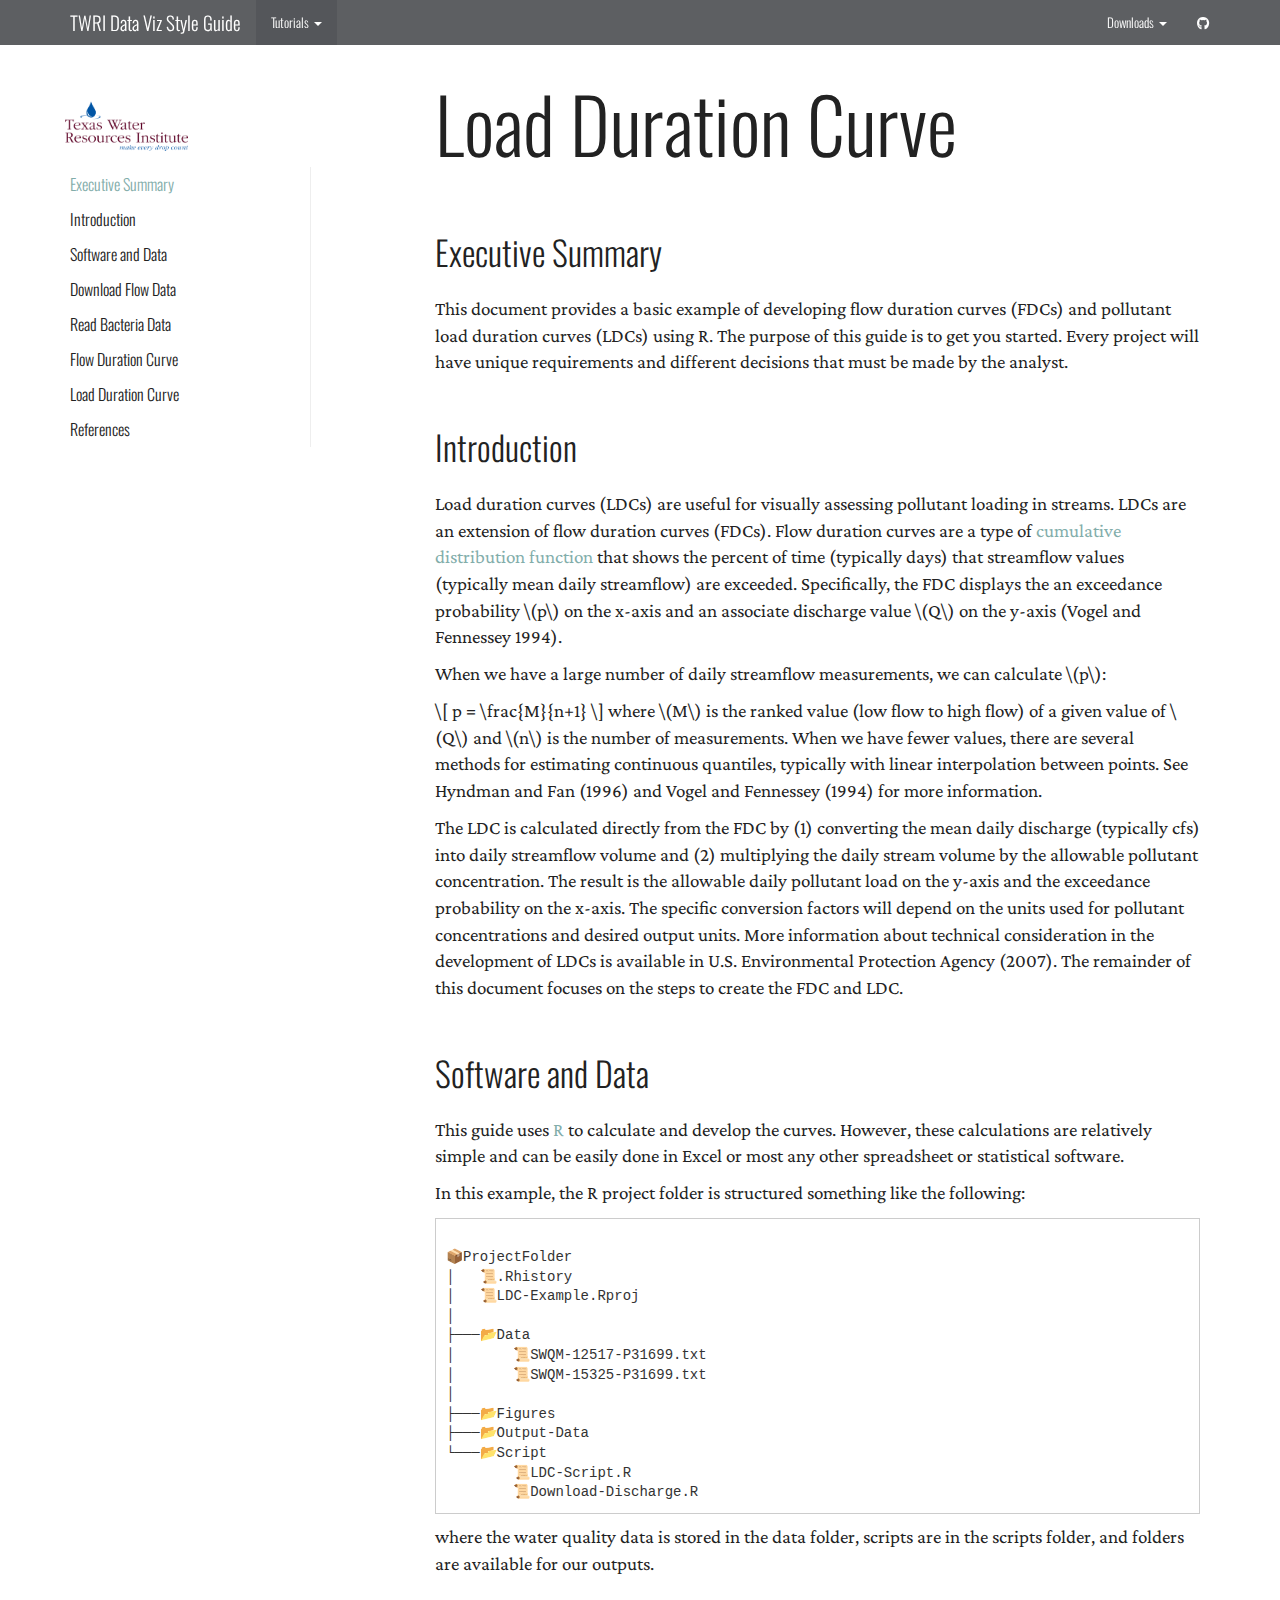
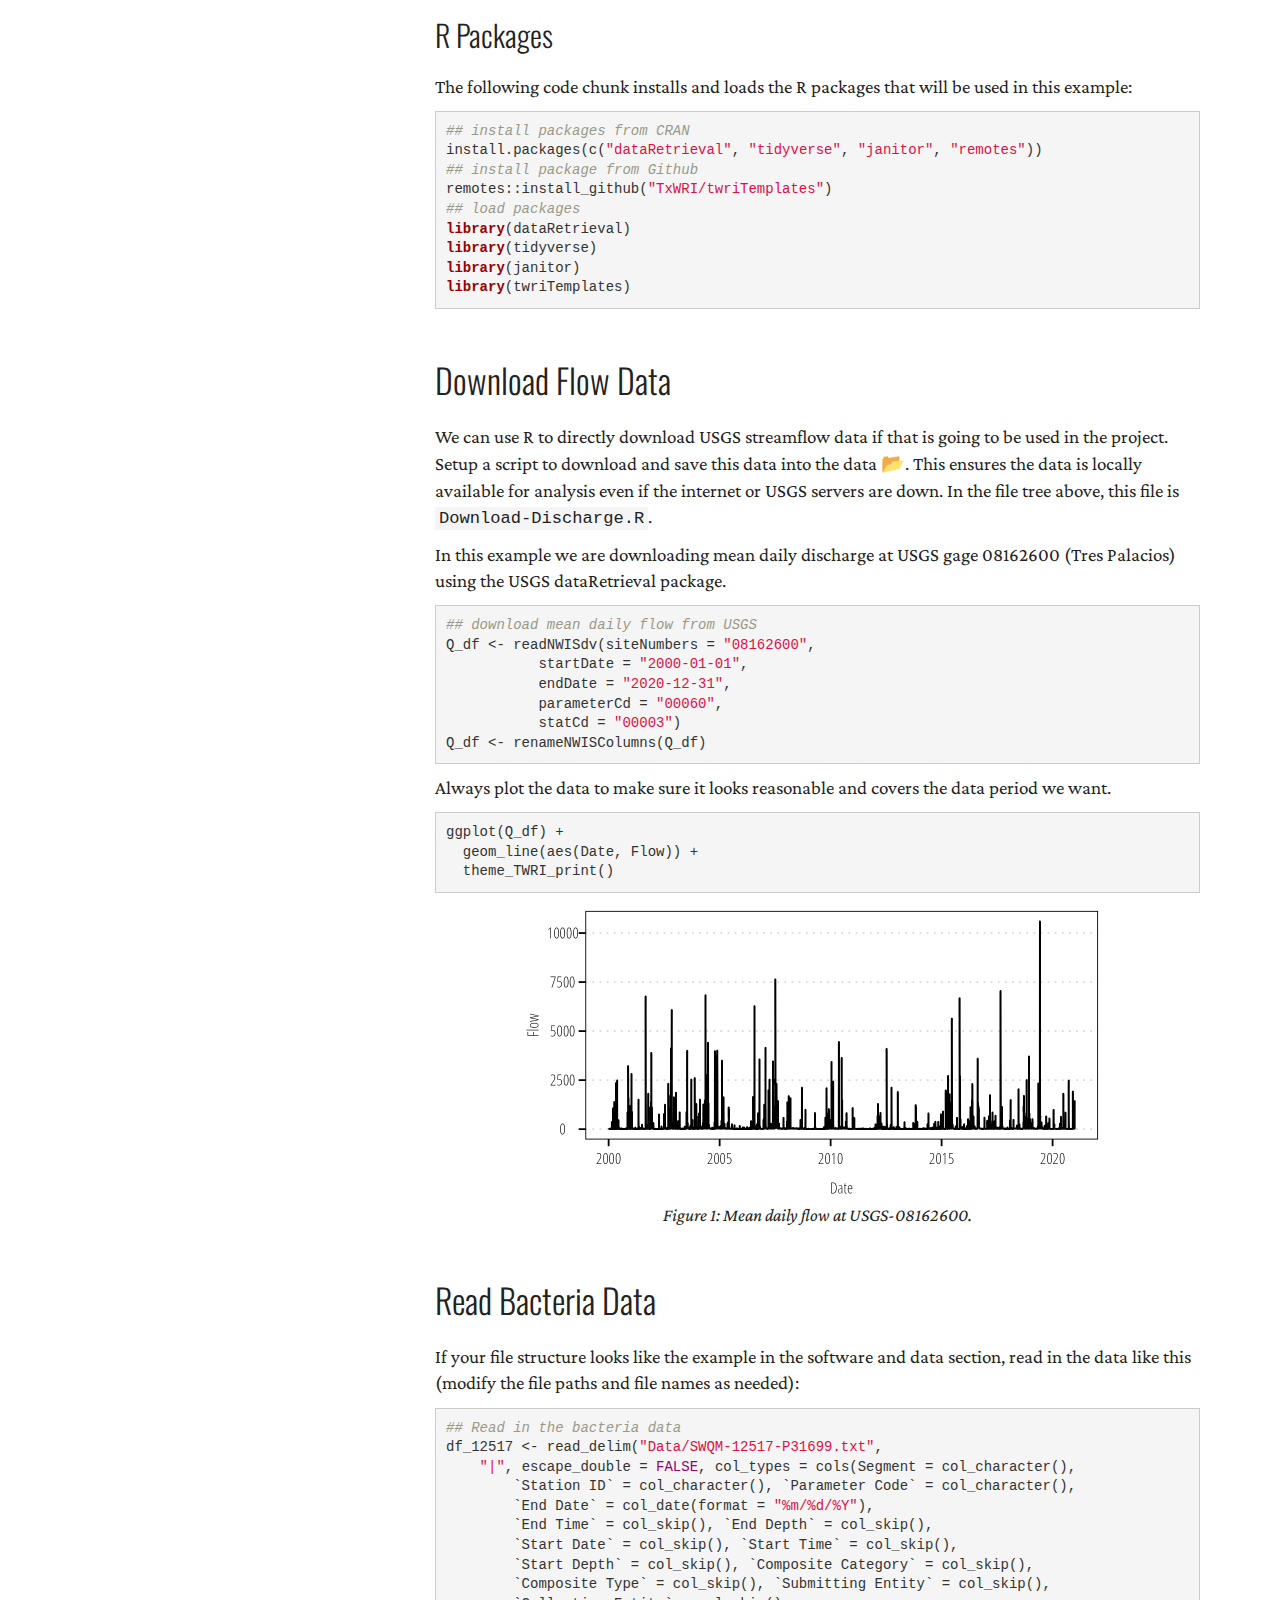
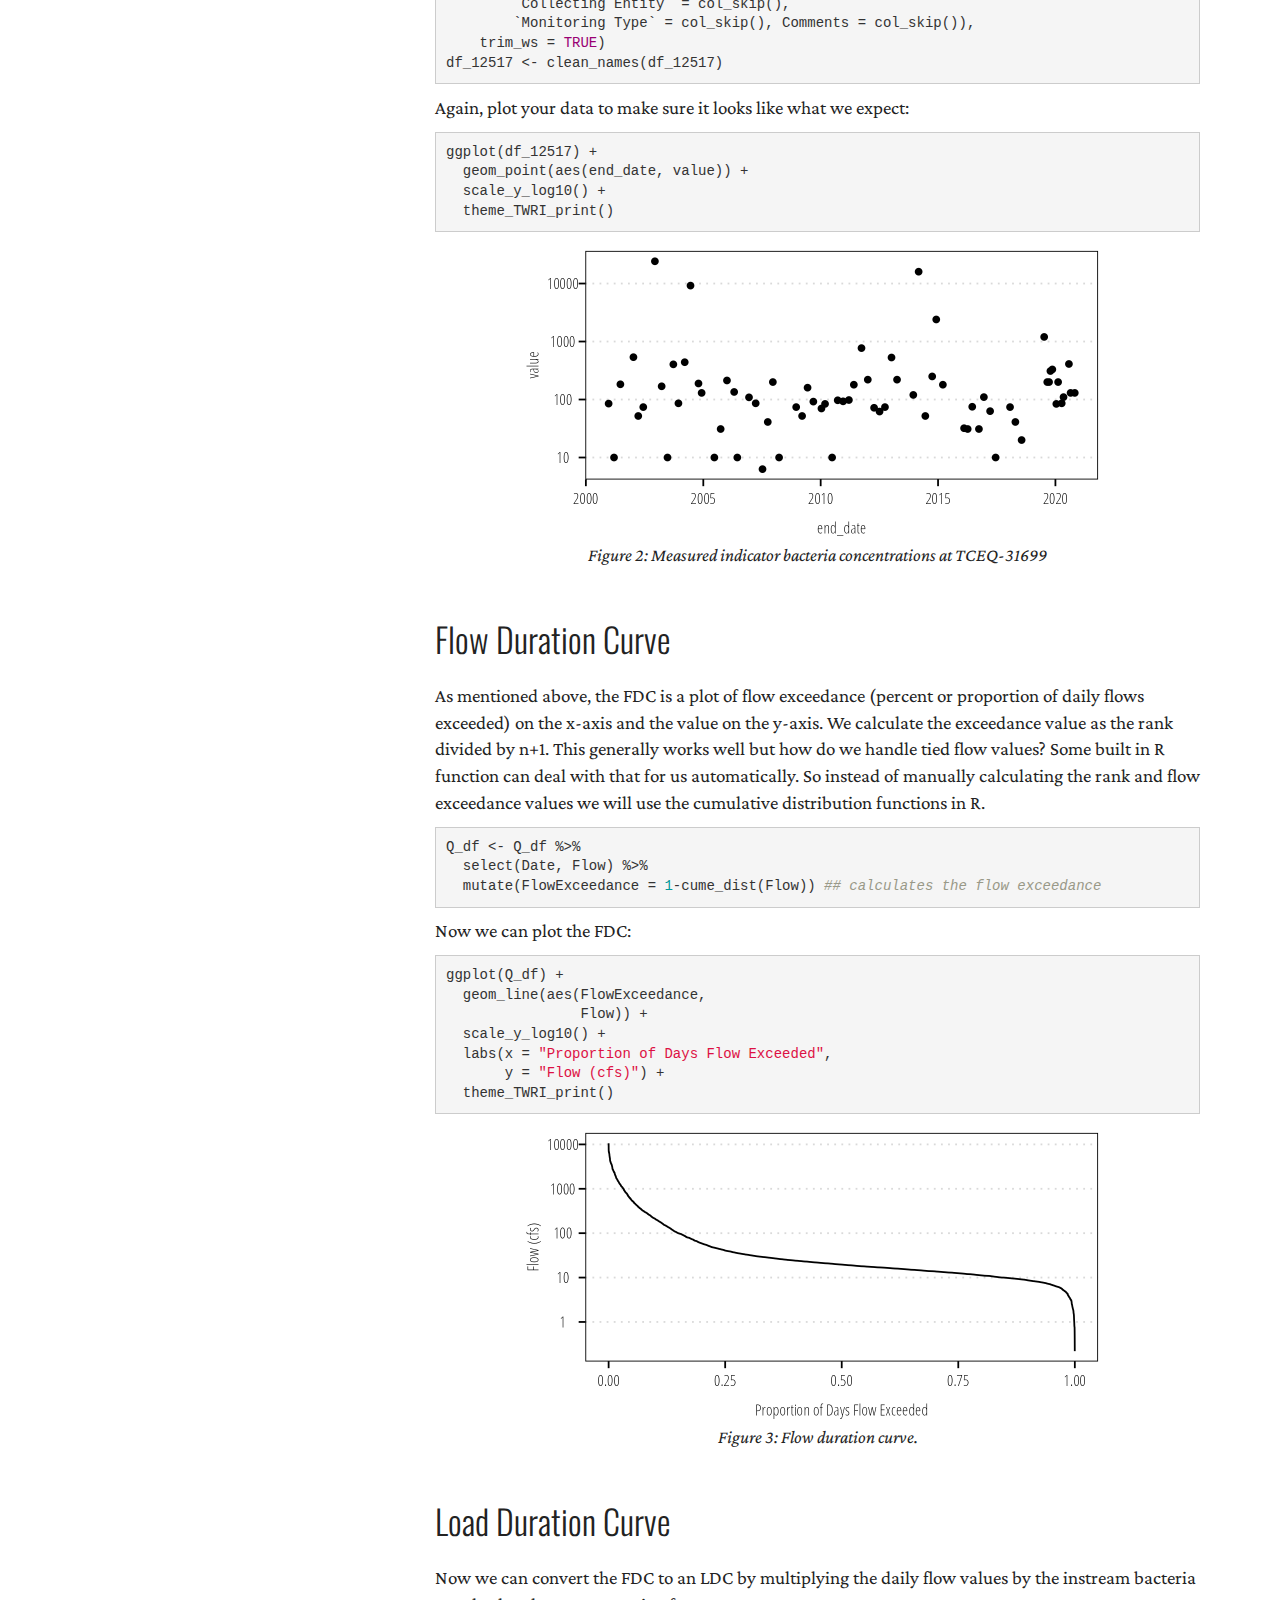
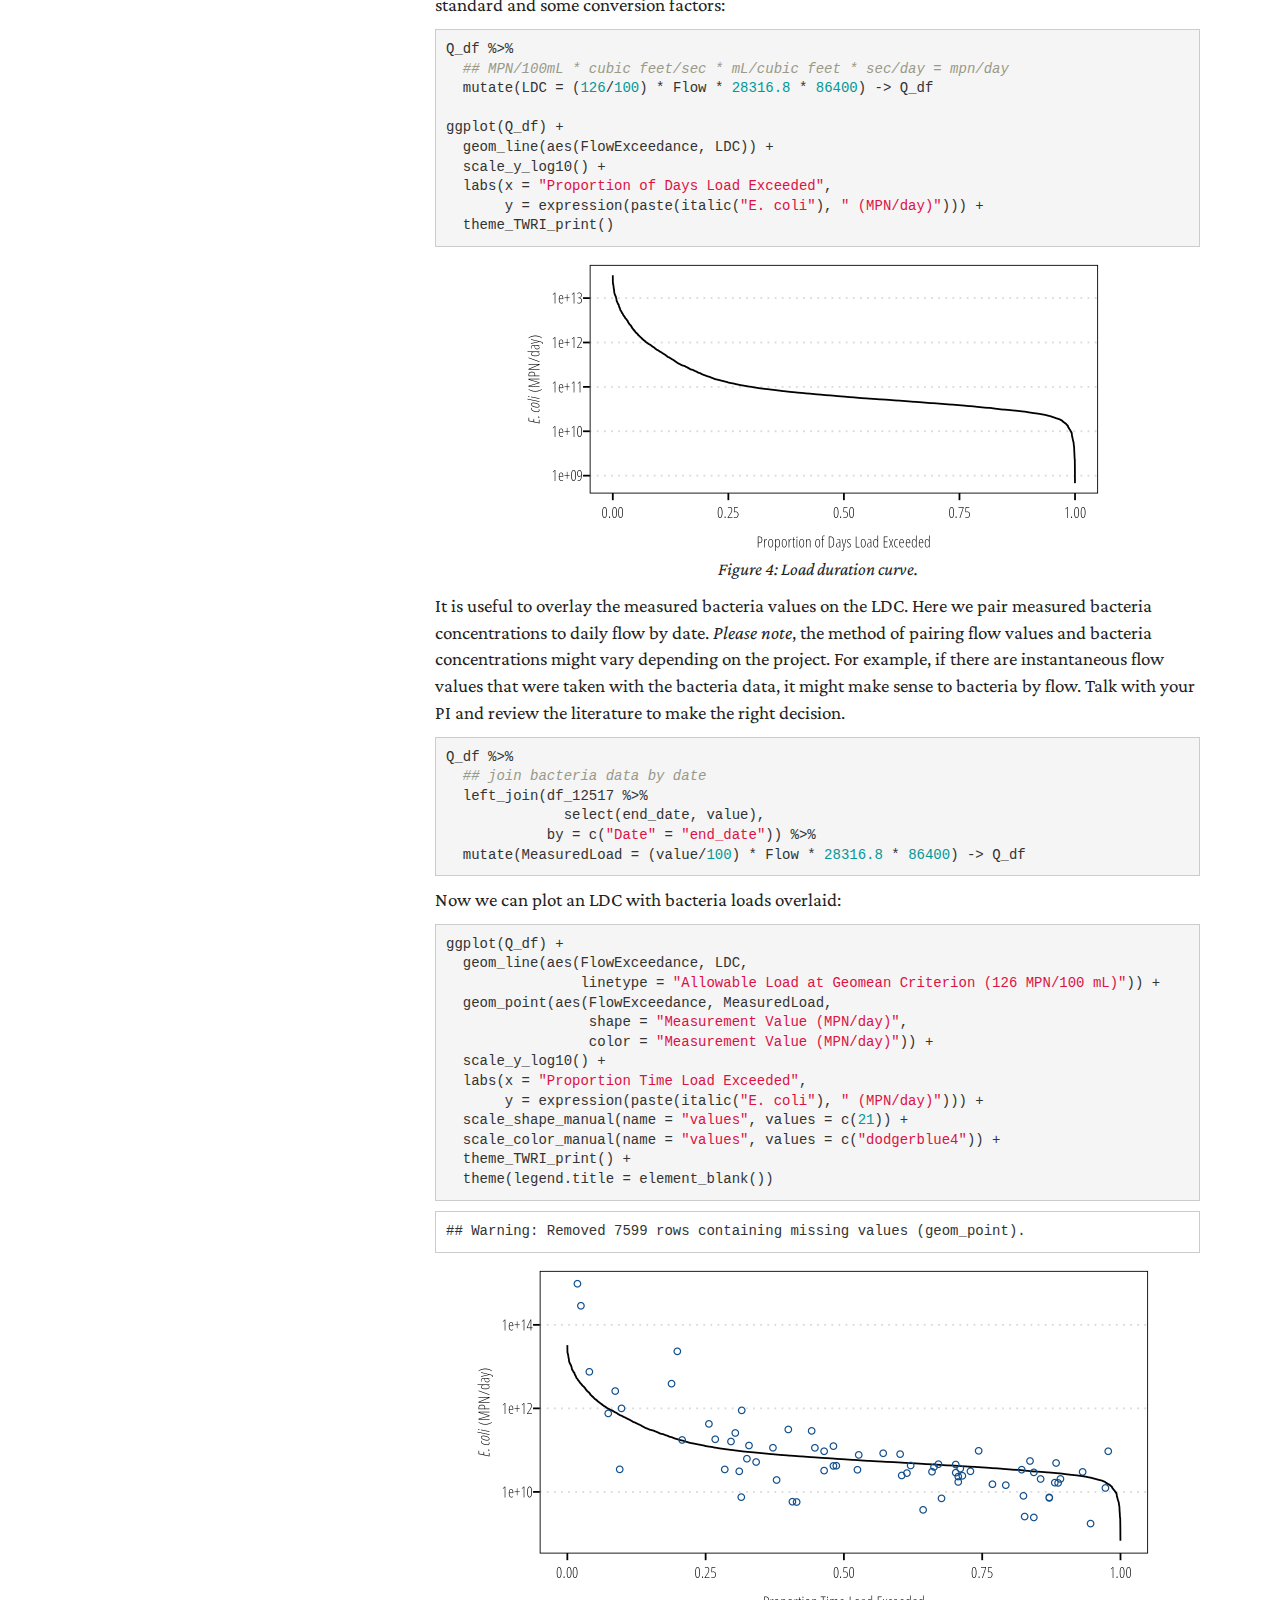
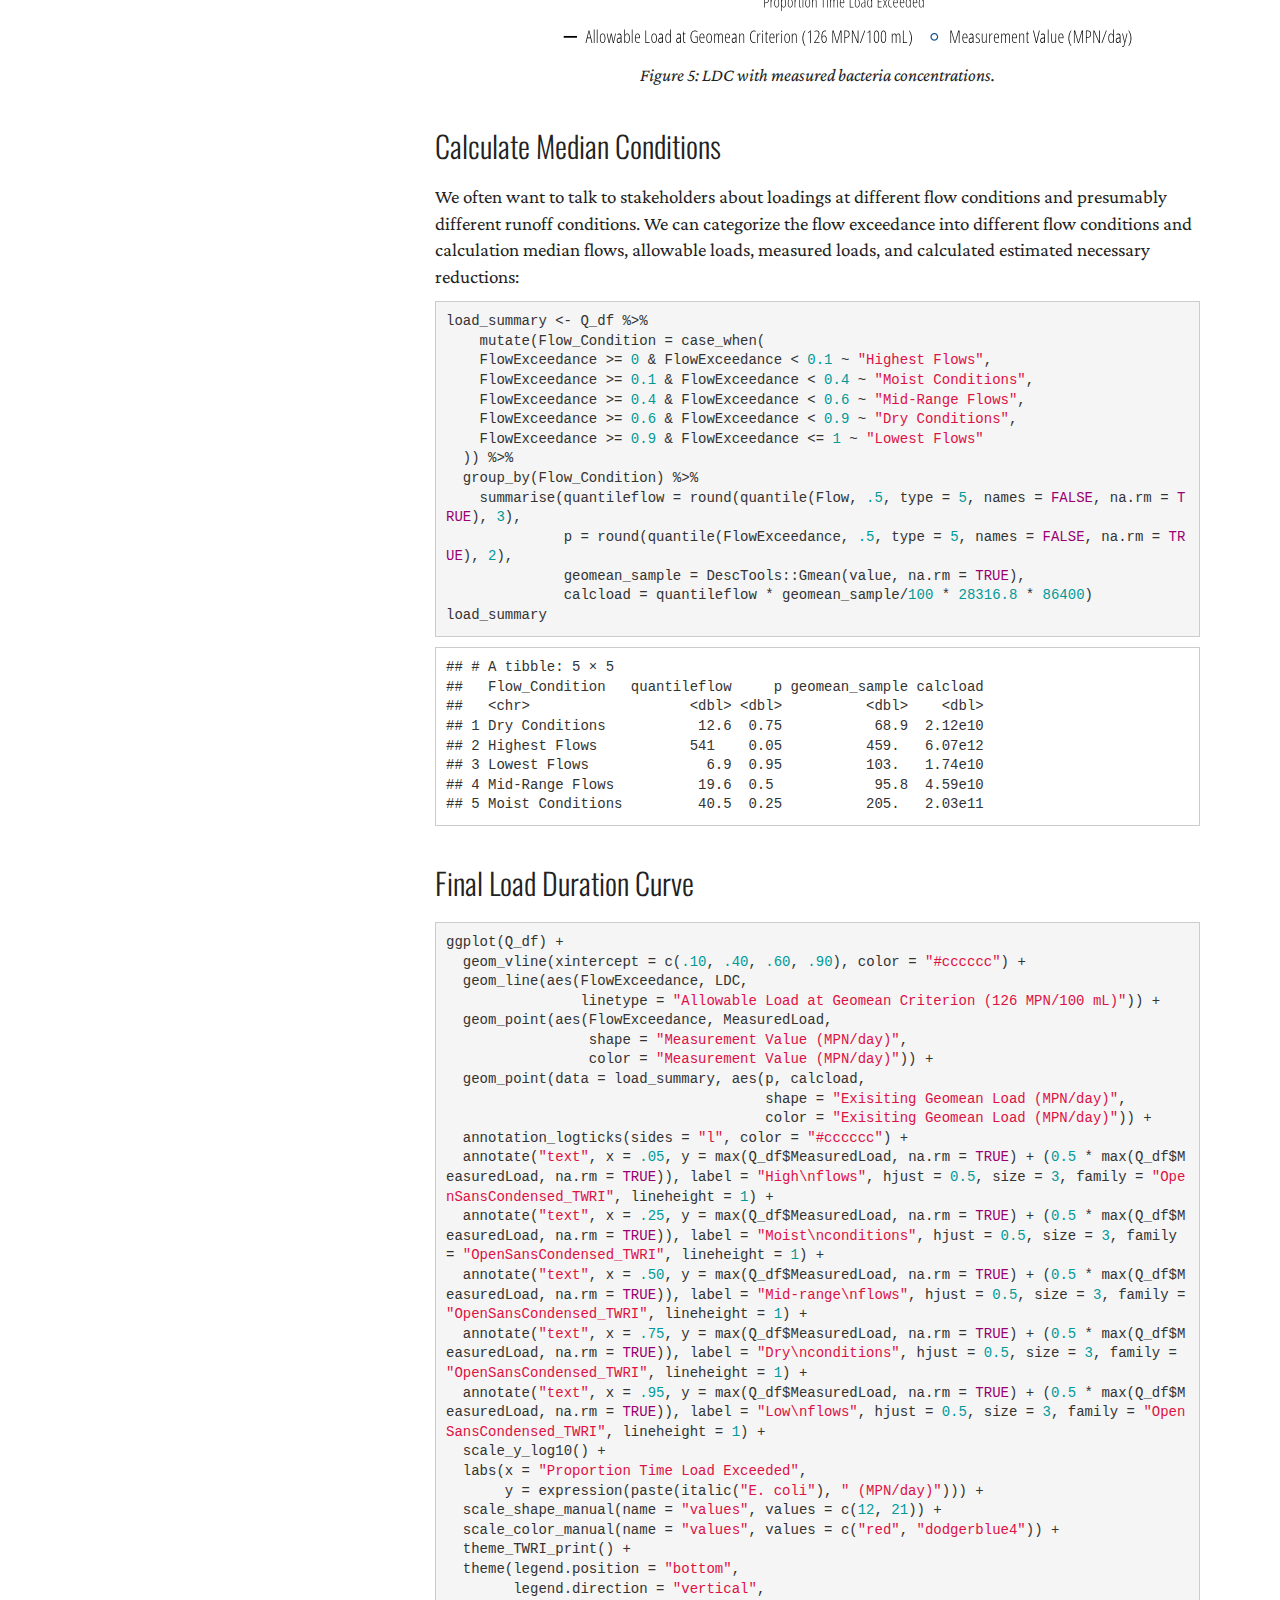
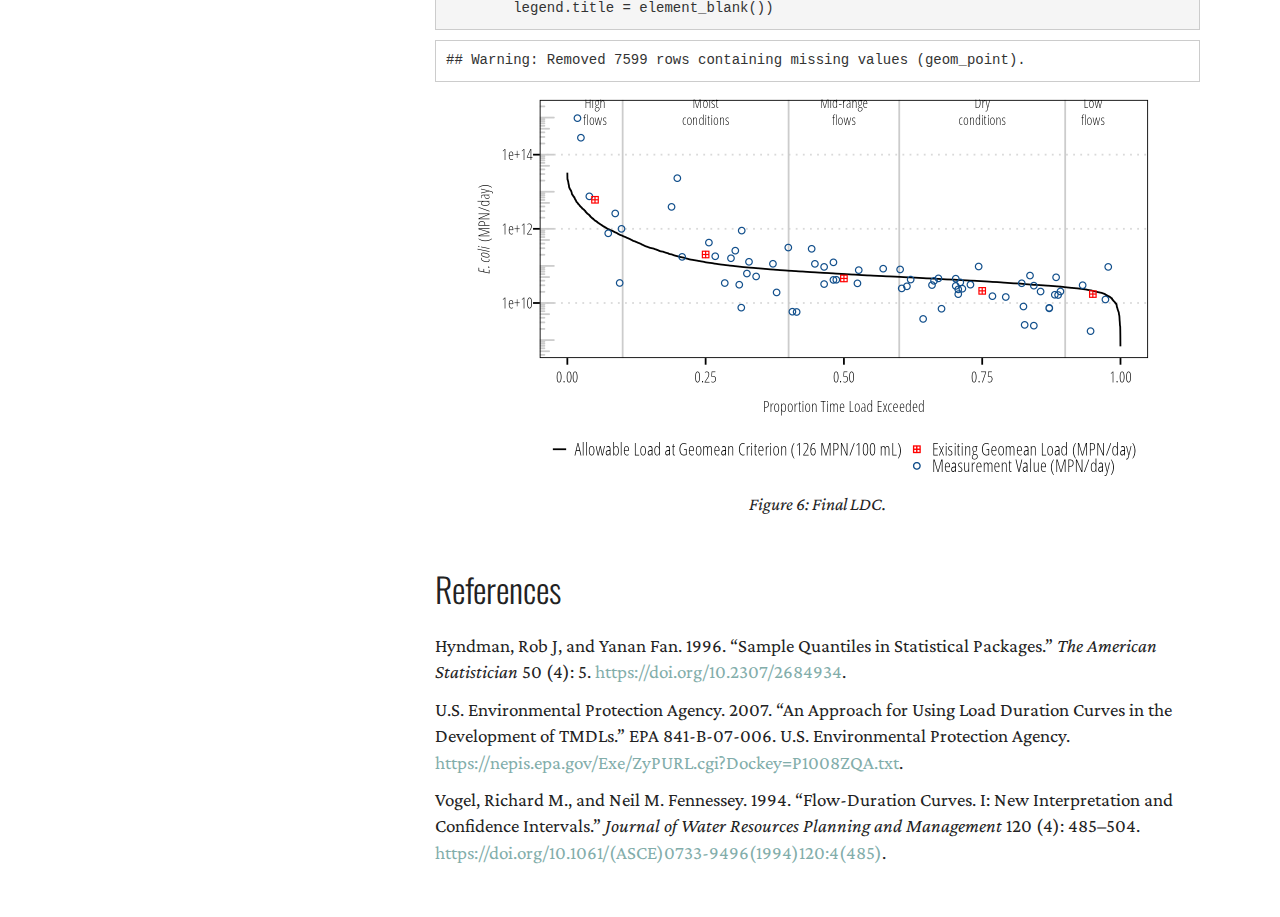
<file: docs/01-LoadDurationCurve.html>
<!DOCTYPE html>

<html>

<head>

<meta charset="utf-8" />
<meta name="generator" content="pandoc" />
<meta http-equiv="X-UA-Compatible" content="IE=EDGE" />




<title>Load Duration Curve</title>

<script src="site_libs/jquery-1.11.3/jquery.min.js"></script>
<meta name="viewport" content="width=device-width, initial-scale=1" />
<link href="site_libs/bootstrap-3.3.5/css/yeti.min.css" rel="stylesheet" />
<script src="site_libs/bootstrap-3.3.5/js/bootstrap.min.js"></script>
<script src="site_libs/bootstrap-3.3.5/shim/html5shiv.min.js"></script>
<script src="site_libs/bootstrap-3.3.5/shim/respond.min.js"></script>
<style>h1 {font-size: 34px;}
       h1.title {font-size: 38px;}
       h2 {font-size: 30px;}
       h3 {font-size: 24px;}
       h4 {font-size: 18px;}
       h5 {font-size: 16px;}
       h6 {font-size: 12px;}
       code {color: inherit; background-color: rgba(0, 0, 0, 0.04);}
       pre:not([class]) { background-color: white }</style>
<script src="site_libs/jqueryui-1.11.4/jquery-ui.min.js"></script>
<link href="site_libs/tocify-1.9.1/jquery.tocify.css" rel="stylesheet" />
<script src="site_libs/tocify-1.9.1/jquery.tocify.js"></script>
<script src="site_libs/navigation-1.1/tabsets.js"></script>
<link href="site_libs/highlightjs-9.12.0/default.css" rel="stylesheet" />
<script src="site_libs/highlightjs-9.12.0/highlight.js"></script>
<link href="site_libs/font-awesome-5.1.0/css/all.css" rel="stylesheet" />
<link href="site_libs/font-awesome-5.1.0/css/v4-shims.css" rel="stylesheet" />

<style type="text/css">
  code{white-space: pre-wrap;}
  span.smallcaps{font-variant: small-caps;}
  span.underline{text-decoration: underline;}
  div.column{display: inline-block; vertical-align: top; width: 50%;}
  div.hanging-indent{margin-left: 1.5em; text-indent: -1.5em;}
  ul.task-list{list-style: none;}
    </style>

<style type="text/css">code{white-space: pre;}</style>
<script type="text/javascript">
if (window.hljs) {
  hljs.configure({languages: []});
  hljs.initHighlightingOnLoad();
  if (document.readyState && document.readyState === "complete") {
    window.setTimeout(function() { hljs.initHighlighting(); }, 0);
  }
}
</script>





<link rel="stylesheet" href="assets/style.css" type="text/css" />



<style type = "text/css">
.main-container {
  max-width: 940px;
  margin-left: auto;
  margin-right: auto;
}
img {
  max-width:100%;
}
.tabbed-pane {
  padding-top: 12px;
}
.html-widget {
  margin-bottom: 20px;
}
button.code-folding-btn:focus {
  outline: none;
}
summary {
  display: list-item;
}
pre code {
  padding: 0;
}
</style>


<style type="text/css">
.dropdown-submenu {
  position: relative;
}
.dropdown-submenu>.dropdown-menu {
  top: 0;
  left: 100%;
  margin-top: -6px;
  margin-left: -1px;
  border-radius: 0 6px 6px 6px;
}
.dropdown-submenu:hover>.dropdown-menu {
  display: block;
}
.dropdown-submenu>a:after {
  display: block;
  content: " ";
  float: right;
  width: 0;
  height: 0;
  border-color: transparent;
  border-style: solid;
  border-width: 5px 0 5px 5px;
  border-left-color: #cccccc;
  margin-top: 5px;
  margin-right: -10px;
}
.dropdown-submenu:hover>a:after {
  border-left-color: #adb5bd;
}
.dropdown-submenu.pull-left {
  float: none;
}
.dropdown-submenu.pull-left>.dropdown-menu {
  left: -100%;
  margin-left: 10px;
  border-radius: 6px 0 6px 6px;
}
</style>

<script type="text/javascript">
// manage active state of menu based on current page
$(document).ready(function () {
  // active menu anchor
  href = window.location.pathname
  href = href.substr(href.lastIndexOf('/') + 1)
  if (href === "")
    href = "index.html";
  var menuAnchor = $('a[href="' + href + '"]');

  // mark it active
  menuAnchor.tab('show');

  // if it's got a parent navbar menu mark it active as well
  menuAnchor.closest('li.dropdown').addClass('active');

  // Navbar adjustments
  var navHeight = $(".navbar").first().height() + 15;
  var style = document.createElement('style');
  var pt = "padding-top: " + navHeight + "px; ";
  var mt = "margin-top: -" + navHeight + "px; ";
  var css = "";
  // offset scroll position for anchor links (for fixed navbar)
  for (var i = 1; i <= 6; i++) {
    css += ".section h" + i + "{ " + pt + mt + "}\n";
  }
  style.innerHTML = "body {" + pt + "padding-bottom: 40px; }\n" + css;
  document.head.appendChild(style);
});
</script>

<!-- tabsets -->

<style type="text/css">
.tabset-dropdown > .nav-tabs {
  display: inline-table;
  max-height: 500px;
  min-height: 44px;
  overflow-y: auto;
  border: 1px solid #ddd;
  border-radius: 4px;
}

.tabset-dropdown > .nav-tabs > li.active:before {
  content: "";
  font-family: 'Glyphicons Halflings';
  display: inline-block;
  padding: 10px;
  border-right: 1px solid #ddd;
}

.tabset-dropdown > .nav-tabs.nav-tabs-open > li.active:before {
  content: "&#xe258;";
  border: none;
}

.tabset-dropdown > .nav-tabs.nav-tabs-open:before {
  content: "";
  font-family: 'Glyphicons Halflings';
  display: inline-block;
  padding: 10px;
  border-right: 1px solid #ddd;
}

.tabset-dropdown > .nav-tabs > li.active {
  display: block;
}

.tabset-dropdown > .nav-tabs > li > a,
.tabset-dropdown > .nav-tabs > li > a:focus,
.tabset-dropdown > .nav-tabs > li > a:hover {
  border: none;
  display: inline-block;
  border-radius: 4px;
  background-color: transparent;
}

.tabset-dropdown > .nav-tabs.nav-tabs-open > li {
  display: block;
  float: none;
}

.tabset-dropdown > .nav-tabs > li {
  display: none;
}
</style>

<!-- code folding -->



<style type="text/css">

#TOC {
  margin: 25px 0px 20px 0px;
}
@media (max-width: 768px) {
#TOC {
  position: relative;
  width: 100%;
}
}

@media print {
.toc-content {
  /* see https://github.com/w3c/csswg-drafts/issues/4434 */
  float: right;
}
}

.toc-content {
  padding-left: 30px;
  padding-right: 40px;
}

div.main-container {
  max-width: 1200px;
}

div.tocify {
  width: 20%;
  max-width: 260px;
  max-height: 85%;
}

@media (min-width: 768px) and (max-width: 991px) {
  div.tocify {
    width: 25%;
  }
}

@media (max-width: 767px) {
  div.tocify {
    width: 100%;
    max-width: none;
  }
}

.tocify ul, .tocify li {
  line-height: 20px;
}

.tocify-subheader .tocify-item {
  font-size: 0.90em;
}

.tocify .list-group-item {
  border-radius: 0px;
}


</style>



</head>

<body>


<div class="container-fluid main-container">


<!-- setup 3col/9col grid for toc_float and main content  -->
<div class="row">
<div class="col-xs-12 col-sm-4 col-md-3">
<div id="TOC" class="tocify">
</div>
</div>

<div class="toc-content col-xs-12 col-sm-8 col-md-9">




<div class="navbar navbar-default  navbar-fixed-top" role="navigation">
  <div class="container">
    <div class="navbar-header">
      <button type="button" class="navbar-toggle collapsed" data-toggle="collapse" data-target="#navbar">
        <span class="icon-bar"></span>
        <span class="icon-bar"></span>
        <span class="icon-bar"></span>
      </button>
      <a class="navbar-brand" href="index.html">TWRI Data Viz Style Guide</a>
    </div>
    <div id="navbar" class="navbar-collapse collapse">
      <ul class="nav navbar-nav">
        <li class="dropdown">
  <a href="#" class="dropdown-toggle" data-toggle="dropdown" role="button" aria-expanded="false">
    Tutorials
     
    <span class="caret"></span>
  </a>
  <ul class="dropdown-menu" role="menu">
    <li>
      <a href="01-LoadDurationCurve.html">Load Duration Curve</a>
    </li>
  </ul>
</li>
      </ul>
      <ul class="nav navbar-nav navbar-right">
        <li class="dropdown">
  <a href="#" class="dropdown-toggle" data-toggle="dropdown" role="button" aria-expanded="false">
    Downloads
     
    <span class="caret"></span>
  </a>
  <ul class="dropdown-menu" role="menu">
    <li>
      <a href="Figure_Guide.pdf">
        <span class="fa fa-file-pdf"></span>
         
        Figure Guide
      </a>
    </li>
  </ul>
</li>
<li>
  <a href="https://github.com/txwri/Figure_Guide">
    <span class="fa fa-github"></span>
     
  </a>
</li>
      </ul>
    </div><!--/.nav-collapse -->
  </div><!--/.container -->
</div><!--/.navbar -->

<div id="header">



<h1 class="title toc-ignore">Load Duration Curve</h1>

</div>


<div id="executive-summary" class="section level1 unnumbered">
<h1>Executive Summary</h1>
<p>This document provides a basic example of developing flow duration curves (FDCs) and pollutant load duration curves (LDCs) using R. The purpose of this guide is to get you started. Every project will have unique requirements and different decisions that must be made by the analyst.</p>
</div>
<div id="introduction" class="section level1">
<h1>Introduction</h1>
<p>Load duration curves (LDCs) are useful for visually assessing pollutant loading in streams. LDCs are an extension of flow duration curves (FDCs). Flow duration curves are a type of <a href="https://en.wikipedia.org/wiki/Empirical_distribution_function">cumulative distribution function</a> that shows the percent of time (typically days) that streamflow values (typically mean daily streamflow) are exceeded. Specifically, the FDC displays the an exceedance probability <span class="math inline">\(p\)</span> on the x-axis and an associate discharge value <span class="math inline">\(Q\)</span> on the y-axis <span class="citation">(Vogel and Fennessey 1994)</span>.</p>
<p>When we have a large number of daily streamflow measurements, we can calculate <span class="math inline">\(p\)</span>:</p>
<p><span class="math display">\[
p = \frac{M}{n+1}
\]</span>
where <span class="math inline">\(M\)</span> is the ranked value (low flow to high flow) of a given value of <span class="math inline">\(Q\)</span> and <span class="math inline">\(n\)</span> is the number of measurements. When we have fewer values, there are several methods for estimating continuous quantiles, typically with linear interpolation between points. See <span class="citation">Hyndman and Fan (1996)</span> and <span class="citation">Vogel and Fennessey (1994)</span> for more information.</p>
<p>The LDC is calculated directly from the FDC by (1) converting the mean daily discharge (typically cfs) into daily streamflow volume and (2) multiplying the daily stream volume by the allowable pollutant concentration. The result is the allowable daily pollutant load on the y-axis and the exceedance probability on the x-axis. The specific conversion factors will depend on the units used for pollutant concentrations and desired output units. More information about technical consideration in the development of LDCs is available in <span class="citation">U.S. Environmental Protection Agency (2007)</span>. The remainder of this document focuses on the steps to create the FDC and LDC.</p>
</div>
<div id="software-and-data" class="section level1">
<h1>Software and Data</h1>
<p>This guide uses <a href="https://www.r-project.org/">R</a> to calculate and develop the curves. However, these calculations are relatively simple and can be easily done in Excel or most any other spreadsheet or statistical software.</p>
<p>In this example, the R project folder is structured something like the following:</p>
<pre><code>
📦ProjectFolder
│   📜.Rhistory
│   📜LDC-Example.Rproj
│
├───📂Data
│       📜SWQM-12517-P31699.txt
│       📜SWQM-15325-P31699.txt
│
├───📂Figures
├───📂Output-Data
└───📂Script
        📜LDC-Script.R
        📜Download-Discharge.R</code></pre>
<p>where the water quality data is stored in the data folder, scripts are in the scripts folder, and folders are available for our outputs.</p>
<div id="r-packages" class="section level2">
<h2>R Packages</h2>
<p>The following code chunk installs and loads the R packages that will be used in this example:</p>
<pre class="r"><code>## install packages from CRAN
install.packages(c(&quot;dataRetrieval&quot;, &quot;tidyverse&quot;, &quot;janitor&quot;, &quot;remotes&quot;))
## install package from Github
remotes::install_github(&quot;TxWRI/twriTemplates&quot;)
## load packages
library(dataRetrieval)
library(tidyverse)
library(janitor)
library(twriTemplates)</code></pre>
</div>
</div>
<div id="download-flow-data" class="section level1">
<h1>Download Flow Data</h1>
<p>We can use R to directly download USGS streamflow data if that is going to be used in the project. Setup a script to download and save this data into the data 📂. This ensures the data is locally available for analysis even if the internet or USGS servers are down. In the file tree above, this file is <code>Download-Discharge.R</code>.</p>
<p>In this example we are downloading mean daily discharge at USGS gage 08162600 (Tres Palacios) using the USGS dataRetrieval package.</p>
<pre class="r"><code>## download mean daily flow from USGS
Q_df &lt;- readNWISdv(siteNumbers = &quot;08162600&quot;,
           startDate = &quot;2000-01-01&quot;,
           endDate = &quot;2020-12-31&quot;,
           parameterCd = &quot;00060&quot;,
           statCd = &quot;00003&quot;)
Q_df &lt;- renameNWISColumns(Q_df)</code></pre>
<p>Always plot the data to make sure it looks reasonable and covers the data period we want.</p>
<pre class="r"><code>ggplot(Q_df) +
  geom_line(aes(Date, Flow)) +
  theme_TWRI_print()</code></pre>
<div class="figure" style="text-align: center"><span id="fig:plotusgs"></span>
<img src="01-LoadDurationCurve_files/figure-html/plotusgs-1.png" alt="Mean daily flow at USGS-08162600." width="600" />
<p class="caption">
Figure 1: Mean daily flow at USGS-08162600.
</p>
</div>
</div>
<div id="read-bacteria-data" class="section level1">
<h1>Read Bacteria Data</h1>
<p>If your file structure looks like the example in the software and data section, read in the data like this (modify the file paths and file names as needed):</p>
<pre class="r"><code>## Read in the bacteria data
df_12517 &lt;- read_delim(&quot;Data/SWQM-12517-P31699.txt&quot;, 
    &quot;|&quot;, escape_double = FALSE, col_types = cols(Segment = col_character(), 
        `Station ID` = col_character(), `Parameter Code` = col_character(), 
        `End Date` = col_date(format = &quot;%m/%d/%Y&quot;), 
        `End Time` = col_skip(), `End Depth` = col_skip(), 
        `Start Date` = col_skip(), `Start Time` = col_skip(), 
        `Start Depth` = col_skip(), `Composite Category` = col_skip(), 
        `Composite Type` = col_skip(), `Submitting Entity` = col_skip(), 
        `Collecting Entity` = col_skip(), 
        `Monitoring Type` = col_skip(), Comments = col_skip()), 
    trim_ws = TRUE)
df_12517 &lt;- clean_names(df_12517)</code></pre>
<p>Again, plot your data to make sure it looks like what we expect:</p>
<pre class="r"><code>ggplot(df_12517) +
  geom_point(aes(end_date, value)) +
  scale_y_log10() +
  theme_TWRI_print()</code></pre>
<div class="figure" style="text-align: center"><span id="fig:bacplot"></span>
<img src="01-LoadDurationCurve_files/figure-html/bacplot-1.png" alt="Measured indicator bacteria concentrations at TCEQ-31699" width="600" />
<p class="caption">
Figure 2: Measured indicator bacteria concentrations at TCEQ-31699
</p>
</div>
</div>
<div id="flow-duration-curve" class="section level1">
<h1>Flow Duration Curve</h1>
<p>As mentioned above, the FDC is a plot of flow exceedance (percent or proportion of daily flows exceeded) on the x-axis and the value on the y-axis. We calculate the exceedance value as the rank divided by n+1. This generally works well but how do we handle tied flow values? Some built in R function can deal with that for us automatically. So instead of manually calculating the rank and flow exceedance values we will use the cumulative distribution functions in R.</p>
<pre class="r"><code>Q_df &lt;- Q_df %&gt;%
  select(Date, Flow) %&gt;%
  mutate(FlowExceedance = 1-cume_dist(Flow)) ## calculates the flow exceedance</code></pre>
<p>Now we can plot the FDC:</p>
<pre class="r"><code>ggplot(Q_df) +
  geom_line(aes(FlowExceedance,
                Flow)) +
  scale_y_log10() +
  labs(x = &quot;Proportion of Days Flow Exceeded&quot;,
       y = &quot;Flow (cfs)&quot;) +
  theme_TWRI_print()</code></pre>
<div class="figure" style="text-align: center"><span id="fig:fdcplot"></span>
<img src="01-LoadDurationCurve_files/figure-html/fdcplot-1.png" alt="Flow duration curve." width="600" />
<p class="caption">
Figure 3: Flow duration curve.
</p>
</div>
</div>
<div id="load-duration-curve" class="section level1">
<h1>Load Duration Curve</h1>
<p>Now we can convert the FDC to an LDC by multiplying the daily flow values by the instream bacteria standard and some conversion factors:</p>
<pre class="r"><code>Q_df %&gt;%
  ## MPN/100mL * cubic feet/sec * mL/cubic feet * sec/day = mpn/day
  mutate(LDC = (126/100) * Flow * 28316.8 * 86400) -&gt; Q_df

ggplot(Q_df) +
  geom_line(aes(FlowExceedance, LDC)) +
  scale_y_log10() +
  labs(x = &quot;Proportion of Days Load Exceeded&quot;,
       y = expression(paste(italic(&quot;E. coli&quot;), &quot; (MPN/day)&quot;))) +
  theme_TWRI_print()</code></pre>
<div class="figure" style="text-align: center"><span id="fig:basicldc"></span>
<img src="01-LoadDurationCurve_files/figure-html/basicldc-1.png" alt="Load duration curve." width="600" />
<p class="caption">
Figure 4: Load duration curve.
</p>
</div>
<p>It is useful to overlay the measured bacteria values on the LDC. Here we pair measured bacteria concentrations to daily flow by date. <em>Please note</em>, the method of pairing flow values and bacteria concentrations might vary depending on the project. For example, if there are instantaneous flow values that were taken with the bacteria data, it might make sense to bacteria by flow. Talk with your PI and review the literature to make the right decision.</p>
<pre class="r"><code>Q_df %&gt;%
  ## join bacteria data by date
  left_join(df_12517 %&gt;%
              select(end_date, value),
            by = c(&quot;Date&quot; = &quot;end_date&quot;)) %&gt;%
  mutate(MeasuredLoad = (value/100) * Flow * 28316.8 * 86400) -&gt; Q_df</code></pre>
<p>Now we can plot an LDC with bacteria loads overlaid:</p>
<pre class="r"><code>ggplot(Q_df) +
  geom_line(aes(FlowExceedance, LDC,
                linetype = &quot;Allowable Load at Geomean Criterion (126 MPN/100 mL)&quot;)) +
  geom_point(aes(FlowExceedance, MeasuredLoad,
                 shape = &quot;Measurement Value (MPN/day)&quot;,
                 color = &quot;Measurement Value (MPN/day)&quot;)) +
  scale_y_log10() +
  labs(x = &quot;Proportion Time Load Exceeded&quot;,
       y = expression(paste(italic(&quot;E. coli&quot;), &quot; (MPN/day)&quot;))) +
  scale_shape_manual(name = &quot;values&quot;, values = c(21)) +
  scale_color_manual(name = &quot;values&quot;, values = c(&quot;dodgerblue4&quot;)) +
  theme_TWRI_print() +
  theme(legend.title = element_blank())</code></pre>
<pre><code>## Warning: Removed 7599 rows containing missing values (geom_point).</code></pre>
<div class="figure" style="text-align: center"><span id="fig:ldcwithloads"></span>
<img src="01-LoadDurationCurve_files/figure-html/ldcwithloads-1.png" alt="LDC with measured bacteria concentrations." width="700" />
<p class="caption">
Figure 5: LDC with measured bacteria concentrations.
</p>
</div>
<div id="calculate-median-conditions" class="section level2">
<h2>Calculate Median Conditions</h2>
<p>We often want to talk to stakeholders about loadings at different flow conditions and presumably different runoff conditions. We can categorize the flow exceedance into different flow conditions and calculation median flows, allowable loads, measured loads, and calculated estimated necessary reductions:</p>
<pre class="r"><code>load_summary &lt;- Q_df %&gt;%
    mutate(Flow_Condition = case_when(
    FlowExceedance &gt;= 0 &amp; FlowExceedance &lt; 0.1 ~ &quot;Highest Flows&quot;,
    FlowExceedance &gt;= 0.1 &amp; FlowExceedance &lt; 0.4 ~ &quot;Moist Conditions&quot;,
    FlowExceedance &gt;= 0.4 &amp; FlowExceedance &lt; 0.6 ~ &quot;Mid-Range Flows&quot;,
    FlowExceedance &gt;= 0.6 &amp; FlowExceedance &lt; 0.9 ~ &quot;Dry Conditions&quot;,
    FlowExceedance &gt;= 0.9 &amp; FlowExceedance &lt;= 1 ~ &quot;Lowest Flows&quot;
  )) %&gt;%
  group_by(Flow_Condition) %&gt;%
    summarise(quantileflow = round(quantile(Flow, .5, type = 5, names = FALSE, na.rm = TRUE), 3),
              p = round(quantile(FlowExceedance, .5, type = 5, names = FALSE, na.rm = TRUE), 2),
              geomean_sample = DescTools::Gmean(value, na.rm = TRUE),
              calcload = quantileflow * geomean_sample/100 * 28316.8 * 86400)
load_summary</code></pre>
<pre><code>## # A tibble: 5 × 5
##   Flow_Condition   quantileflow     p geomean_sample calcload
##   &lt;chr&gt;                   &lt;dbl&gt; &lt;dbl&gt;          &lt;dbl&gt;    &lt;dbl&gt;
## 1 Dry Conditions           12.6  0.75           68.9  2.12e10
## 2 Highest Flows           541    0.05          459.   6.07e12
## 3 Lowest Flows              6.9  0.95          103.   1.74e10
## 4 Mid-Range Flows          19.6  0.5            95.8  4.59e10
## 5 Moist Conditions         40.5  0.25          205.   2.03e11</code></pre>
</div>
<div id="final-load-duration-curve" class="section level2">
<h2>Final Load Duration Curve</h2>
<pre class="r"><code>ggplot(Q_df) +
  geom_vline(xintercept = c(.10, .40, .60, .90), color = &quot;#cccccc&quot;) +
  geom_line(aes(FlowExceedance, LDC,
                linetype = &quot;Allowable Load at Geomean Criterion (126 MPN/100 mL)&quot;)) +
  geom_point(aes(FlowExceedance, MeasuredLoad,
                 shape = &quot;Measurement Value (MPN/day)&quot;,
                 color = &quot;Measurement Value (MPN/day)&quot;)) +
  geom_point(data = load_summary, aes(p, calcload, 
                                      shape = &quot;Exisiting Geomean Load (MPN/day)&quot;,
                                      color = &quot;Exisiting Geomean Load (MPN/day)&quot;)) +
  annotation_logticks(sides = &quot;l&quot;, color = &quot;#cccccc&quot;) +
  annotate(&quot;text&quot;, x = .05, y = max(Q_df$MeasuredLoad, na.rm = TRUE) + (0.5 * max(Q_df$MeasuredLoad, na.rm = TRUE)), label = &quot;High\nflows&quot;, hjust = 0.5, size = 3, family = &quot;OpenSansCondensed_TWRI&quot;, lineheight = 1) +
  annotate(&quot;text&quot;, x = .25, y = max(Q_df$MeasuredLoad, na.rm = TRUE) + (0.5 * max(Q_df$MeasuredLoad, na.rm = TRUE)), label = &quot;Moist\nconditions&quot;, hjust = 0.5, size = 3, family = &quot;OpenSansCondensed_TWRI&quot;, lineheight = 1) +
  annotate(&quot;text&quot;, x = .50, y = max(Q_df$MeasuredLoad, na.rm = TRUE) + (0.5 * max(Q_df$MeasuredLoad, na.rm = TRUE)), label = &quot;Mid-range\nflows&quot;, hjust = 0.5, size = 3, family = &quot;OpenSansCondensed_TWRI&quot;, lineheight = 1) +
  annotate(&quot;text&quot;, x = .75, y = max(Q_df$MeasuredLoad, na.rm = TRUE) + (0.5 * max(Q_df$MeasuredLoad, na.rm = TRUE)), label = &quot;Dry\nconditions&quot;, hjust = 0.5, size = 3, family = &quot;OpenSansCondensed_TWRI&quot;, lineheight = 1) +
  annotate(&quot;text&quot;, x = .95, y = max(Q_df$MeasuredLoad, na.rm = TRUE) + (0.5 * max(Q_df$MeasuredLoad, na.rm = TRUE)), label = &quot;Low\nflows&quot;, hjust = 0.5, size = 3, family = &quot;OpenSansCondensed_TWRI&quot;, lineheight = 1) +
  scale_y_log10() +
  labs(x = &quot;Proportion Time Load Exceeded&quot;,
       y = expression(paste(italic(&quot;E. coli&quot;), &quot; (MPN/day)&quot;))) +
  scale_shape_manual(name = &quot;values&quot;, values = c(12, 21)) +
  scale_color_manual(name = &quot;values&quot;, values = c(&quot;red&quot;, &quot;dodgerblue4&quot;)) +
  theme_TWRI_print() +
  theme(legend.position = &quot;bottom&quot;,
        legend.direction = &quot;vertical&quot;,
        legend.title = element_blank())</code></pre>
<pre><code>## Warning: Removed 7599 rows containing missing values (geom_point).</code></pre>
<div class="figure" style="text-align: center"><span id="fig:finalldc"></span>
<img src="01-LoadDurationCurve_files/figure-html/finalldc-1.png" alt="Final LDC." width="700" />
<p class="caption">
Figure 6: Final LDC.
</p>
</div>
</div>
</div>
<div id="references" class="section level1 unnumbered">
<h1>References</h1>
<div id="refs" class="references">
<div id="ref-hyndman_sample_1996">
<p>Hyndman, Rob J, and Yanan Fan. 1996. “Sample Quantiles in Statistical Packages.” <em>The American Statistician</em> 50 (4): 5. <a href="https://doi.org/10.2307/2684934">https://doi.org/10.2307/2684934</a>.</p>
</div>
<div id="ref-us_environmental_protection_agency_approach_2007">
<p>U.S. Environmental Protection Agency. 2007. “An Approach for Using Load Duration Curves in the Development of TMDLs.” EPA 841-B-07-006. U.S. Environmental Protection Agency. <a href="https://nepis.epa.gov/Exe/ZyPURL.cgi?Dockey=P1008ZQA.txt">https://nepis.epa.gov/Exe/ZyPURL.cgi?Dockey=P1008ZQA.txt</a>.</p>
</div>
<div id="ref-vogel_flowduration_1994">
<p>Vogel, Richard M., and Neil M. Fennessey. 1994. “Flow‐Duration Curves. I: New Interpretation and Confidence Intervals.” <em>Journal of Water Resources Planning and Management</em> 120 (4): 485–504. <a href="https://doi.org/10.1061/(ASCE)0733-9496(1994)120:4(485)">https://doi.org/10.1061/(ASCE)0733-9496(1994)120:4(485)</a>.</p>
</div>
</div>
</div>



</div>
</div>

</div>

<script>

// add bootstrap table styles to pandoc tables
function bootstrapStylePandocTables() {
  $('tr.odd').parent('tbody').parent('table').addClass('table table-condensed');
}
$(document).ready(function () {
  bootstrapStylePandocTables();
});


</script>

<!-- tabsets -->

<script>
$(document).ready(function () {
  window.buildTabsets("TOC");
});

$(document).ready(function () {
  $('.tabset-dropdown > .nav-tabs > li').click(function () {
    $(this).parent().toggleClass('nav-tabs-open');
  });
});
</script>

<!-- code folding -->

<script>
$(document).ready(function ()  {

    // temporarily add toc-ignore selector to headers for the consistency with Pandoc
    $('.unlisted.unnumbered').addClass('toc-ignore')

    // move toc-ignore selectors from section div to header
    $('div.section.toc-ignore')
        .removeClass('toc-ignore')
        .children('h1,h2,h3,h4,h5').addClass('toc-ignore');

    // establish options
    var options = {
      selectors: "h1,h2,h3",
      theme: "bootstrap3",
      context: '.toc-content',
      hashGenerator: function (text) {
        return text.replace(/[.\\/?&!#<>]/g, '').replace(/\s/g, '_');
      },
      ignoreSelector: ".toc-ignore",
      scrollTo: 0
    };
    options.showAndHide = true;
    options.smoothScroll = true;

    // tocify
    var toc = $("#TOC").tocify(options).data("toc-tocify");
});
</script>

<!-- dynamically load mathjax for compatibility with self-contained -->
<script>
  (function () {
    var script = document.createElement("script");
    script.type = "text/javascript";
    script.src  = "https://mathjax.rstudio.com/latest/MathJax.js?config=TeX-AMS-MML_HTMLorMML";
    document.getElementsByTagName("head")[0].appendChild(script);
  })();
</script>

</body>
</html>
</file>
<file: docs/site_libs/highlightjs-9.12.0/default.css>
.hljs-literal {
  color: #990073;
}

.hljs-number {
  color: #099;
}

.hljs-comment {
  color: #998;
  font-style: italic;
}

.hljs-keyword {
  color: #900;
  font-weight: bold;
}

.hljs-string {
  color: #d14;
}
</file>
<file: docs/site_libs/lightable-0.0.1/lightable.css>
/*!
 * lightable v0.0.1
 * Copyright 2020 Hao Zhu
 * Licensed under MIT (https://github.com/haozhu233/kableExtra/blob/master/LICENSE)
 */

.lightable-minimal {
  border-collapse: separate;
  border-spacing: 16px 1px;
  width: 100%;
  margin-bottom: 10px;
}

.lightable-minimal td {
  margin-left: 5px;
  margin-right: 5px;
}

.lightable-minimal th {
  margin-left: 5px;
  margin-right: 5px;
}

.lightable-minimal thead tr:last-child th {
  border-bottom: 2px solid #00000050;
  empty-cells: hide;

}

.lightable-minimal tbody tr:first-child td {
  padding-top: 0.5em;
}

.lightable-minimal.lightable-hover tbody tr:hover {
  background-color: #f5f5f5;
}

.lightable-minimal.lightable-striped tbody tr:nth-child(even) {
  background-color: #f5f5f5;
}

.lightable-classic {
  border-top: 0.16em solid #111111;
  border-bottom: 0.16em solid #111111;
  width: 100%;
  margin-bottom: 10px;
  margin: 10px 5px;
}

.lightable-classic tfoot tr td {
  border: 0;
}

.lightable-classic tfoot tr:first-child td {
  border-top: 0.14em solid #111111;
}

.lightable-classic caption {
  color: #222222;
}

.lightable-classic td {
  padding-left: 5px;
  padding-right: 5px;
  color: #222222;
}

.lightable-classic th {
  padding-left: 5px;
  padding-right: 5px;
  font-weight: normal;
  color: #222222;
}

.lightable-classic thead tr:last-child th {
  border-bottom: 0.10em solid #111111;
}

.lightable-classic.lightable-hover tbody tr:hover {
  background-color: #F9EEC1;
}

.lightable-classic.lightable-striped tbody tr:nth-child(even) {
  background-color: #f5f5f5;
}

.lightable-classic-2 {
  border-top: 3px double #111111;
  border-bottom: 3px double #111111;
  width: 100%;
  margin-bottom: 10px;
}

.lightable-classic-2 tfoot tr td {
  border: 0;
}

.lightable-classic-2 tfoot tr:first-child td {
  border-top: 3px double #111111;
}

.lightable-classic-2 caption {
  color: #222222;
}

.lightable-classic-2 td {
  padding-left: 5px;
  padding-right: 5px;
  color: #222222;
}

.lightable-classic-2 th {
  padding-left: 5px;
  padding-right: 5px;
  font-weight: normal;
  color: #222222;
}

.lightable-classic-2 tbody tr:last-child td {
  border-bottom: 3px double #111111;
}

.lightable-classic-2 thead tr:last-child th {
  border-bottom: 1px solid #111111;
}

.lightable-classic-2.lightable-hover tbody tr:hover {
  background-color: #F9EEC1;
}

.lightable-classic-2.lightable-striped tbody tr:nth-child(even) {
  background-color: #f5f5f5;
}

.lightable-material {
  min-width: 100%;
  white-space: nowrap;
  table-layout: fixed;
  font-family: Roboto, sans-serif;
  border: 1px solid #EEE;
  border-collapse: collapse;
  margin-bottom: 10px;
}

.lightable-material tfoot tr td {
  border: 0;
}

.lightable-material tfoot tr:first-child td {
  border-top: 1px solid #EEE;
}

.lightable-material th {
  height: 56px;
  padding-left: 16px;
  padding-right: 16px;
}

.lightable-material td {
  height: 52px;
  padding-left: 16px;
  padding-right: 16px;
  border-top: 1px solid #eeeeee;
}

.lightable-material.lightable-hover tbody tr:hover {
  background-color: #f5f5f5;
}

.lightable-material.lightable-striped tbody tr:nth-child(even) {
  background-color: #f5f5f5;
}

.lightable-material.lightable-striped tbody td {
  border: 0;
}

.lightable-material.lightable-striped thead tr:last-child th {
  border-bottom: 1px solid #ddd;
}

.lightable-material-dark {
  min-width: 100%;
  white-space: nowrap;
  table-layout: fixed;
  font-family: Roboto, sans-serif;
  border: 1px solid #FFFFFF12;
  border-collapse: collapse;
  margin-bottom: 10px;
  background-color: #363640;
}

.lightable-material-dark tfoot tr td {
  border: 0;
}

.lightable-material-dark tfoot tr:first-child td {
  border-top: 1px solid #FFFFFF12;
}

.lightable-material-dark th {
  height: 56px;
  padding-left: 16px;
  padding-right: 16px;
  color: #FFFFFF60;
}

.lightable-material-dark td {
  height: 52px;
  padding-left: 16px;
  padding-right: 16px;
  color: #FFFFFF;
  border-top: 1px solid #FFFFFF12;
}

.lightable-material-dark.lightable-hover tbody tr:hover {
  background-color: #FFFFFF12;
}

.lightable-material-dark.lightable-striped tbody tr:nth-child(even) {
  background-color: #FFFFFF12;
}

.lightable-material-dark.lightable-striped tbody td {
  border: 0;
}

.lightable-material-dark.lightable-striped thead tr:last-child th {
  border-bottom: 1px solid #FFFFFF12;
}

.lightable-paper {
  width: 100%;
  margin-bottom: 10px;
  color: #444;
}

.lightable-paper tfoot tr td {
  border: 0;
}

.lightable-paper tfoot tr:first-child td {
  border-top: 1px solid #00000020;
}

.lightable-paper thead tr:last-child th {
  color: #666;
  vertical-align: bottom;
  border-bottom: 1px solid #00000020;
  line-height: 1.15em;
  padding: 10px 5px;
}

.lightable-paper td {
  vertical-align: middle;
  border-bottom: 1px solid #00000010;
  line-height: 1.15em;
  padding: 7px 5px;
}

.lightable-paper.lightable-hover tbody tr:hover {
  background-color: #F9EEC1;
}

.lightable-paper.lightable-striped tbody tr:nth-child(even) {
  background-color: #00000008;
}

.lightable-paper.lightable-striped tbody td {
  border: 0;
}
</file>
<file: docs/assets/style.css>
@import url('https://fonts.googleapis.com/css2?family=Crimson+Pro:ital,wght@0,400;0,700;1,400;1,700&family=Oswald:wght@300;400;600&display=swap');

 /*------------- Whole Document---------------- */
 
/*----------------ADDING WHITE SPACE-------------*/

.title {
  margin-top: 2em !important;
  margin-bottom: 0.75em;
}

.section h1,
.section h2, 
.section h3, 
.section h4, 
.section h5 { 
  padding-top: 3em !important; /*adding so much padding because theme adds a margin-top: -65px by default */
  margin-bottom: 0.75em;
}

  /* Space Between TOC and 
  Righthand side content on large screens */

 @media (min-width: 992px) {
    .col-md-9 {
      width: 75%;
      padding-left: 5em !important;
    }
 }
 
 /*------------Table of Contents (TOC)----------- */
 
 
  /*----------LOGO above TOC---------*/

#TOC::before {
  content: "";
  display: block;
  height: 50px;
  margin: 1em 0px 1em 10px;
  background-image: url("twri_logo.png");
  background-size: contain;
  background-repeat: no-repeat;
}

 
 /*----------TOC Styling---------*/
.tocify {
  border: none;   /*Removes border */
  border-radius: 0px; /* Gets rid of rounded corners on TOC */
  font-size: 16px;
  font-family: 'Oswald', arial, sans-serif;
  font-weight: 300;
}

.tocify ul, .tocify li { /* Increases spacing between TOC headers*/
    line-height: 25px !important;
    font-size: 16px;
}

.tocify ul {
  border-right: solid 1px #eee; /* Thin right border on TOC list */
}

/* Active TOC links*/

.list-group-item.active, 
.list-group-item.active:hover{
  color: #82adaa;
  background-color: #ffffff;
  border-color: #ccc;
}

/* Hovered TOC links*/

.list-group-item:hover { 
  color: #82adaa;
  background-color: #ffffff;
  border: none;
}

/*----------------NAVBAR ---------------*/
.navbar-default {
    background-color: #54565af2;
    font-family: 'Oswald', arial, sans-serif;
}

.navbar-default .navbar-nav>.open>a, 
.navbar-default .navbar-nav>.active>a, 
a.dropdown-toggle:hover {
  background-color: #54565a !important;
}

/* Dropdown menu color */
.navbar-default .dropdown-menu {
  background-color: #54565a;
}

/* Dropdown menu hover color */
  .navbar-default .dropdown-menu>li>a:hover {
    background-color: #202831f2;
  }

/* Navbar Links when hovered*/
.navbar-default .dropdown-menu>.active>a
.navbar-default .navbar-nav>.active>a:hover, 
.navbar-default .navbar-nav:hover, 
.navbar-default .navbar-nav>li>a:hover, 
a.navbar-brand:hover {
  color: #ffffffab !important;
  background-color: #54565a;
}
 
 
 /*------------- Body and header text---------------- */

body {
    font-family: 'Crimson Pro', serif;
    font-size: 19px;
}

h1, h2, h3, h4 {
  font-family: 'Oswald', arial, sans-serif;
}

.title {
  font-family: 'Oswald';
  font-size: 4em !important;
  color: #0054a4);
  margin-top: 0.275em !important;
  margin-bottom: 0.35em !important;
}

.subtitle {
  font-family: 'Oswald';
  color: #0054a4);
}

.caption {
  font-style: italic;
  font-size: 18px;
}


/* links */
a { 
  color: #82adaa;
}

a:hover {
 color: #50a0b0; /* darker color when hovering */
}


 /*------------- Table formatting---------------- */
 
 table {
   font-size: 16px;
 }
 
 th {
   font-family: 'Oswald', arial, sans-serif;
   font-weight: 400;
 }
 
 tbody {
   font-family: 'Oswald', arial, sans-serif;
   font-weight: 300;
 }
 
/* Remove excessive white space at the end of page */

.tocify-extend-page {
  height: 100px !important; 
}
</file>
<file: docs/site_libs/bootstrap-3.3.5/css/yeti.min.css>
@font-face {
  font-family: 'Open Sans';
  font-style: normal;
  font-weight: 300;
  src: url(fonts/OpenSansLight.ttf) format('truetype');
}
@font-face {
  font-family: 'Open Sans';
  font-style: normal;
  font-weight: 400;
  src: url(fonts/OpenSans.ttf) format('truetype');
}
@font-face {
  font-family: 'Open Sans';
  font-style: normal;
  font-weight: 700;
  src: url(fonts/OpenSansBold.ttf) format('truetype');
}
@font-face {
  font-family: 'Open Sans';
  font-style: italic;
  font-weight: 300;
  src: url(fonts/OpenSansLightItalic.ttf) format('truetype');
}
@font-face {
  font-family: 'Open Sans';
  font-style: italic;
  font-weight: 400;
  src: url(fonts/OpenSansItalic.ttf) format('truetype');
}
@font-face {
  font-family: 'Open Sans';
  font-style: italic;
  font-weight: 700;
  src: url(fonts/OpenSansBoldItalic.ttf) format('truetype');
}


/*!
 * bootswatch v3.3.6
 * Homepage: http://bootswatch.com
 * Copyright 2012-2015 Thomas Park
 * Licensed under MIT
 * Based on Bootstrap
*//*!
 * Bootstrap v3.3.6 (http://getbootstrap.com)
 * Copyright 2011-2015 Twitter, Inc.
 * Licensed under MIT (https://github.com/twbs/bootstrap/blob/master/LICENSE)
 *//*! normalize.css v3.0.3 | MIT License | github.com/necolas/normalize.css */html{font-family:sans-serif;-ms-text-size-adjust:100%;-webkit-text-size-adjust:100%}body{margin:0}article,aside,details,figcaption,figure,footer,header,hgroup,main,menu,nav,section,summary{display:block}audio,canvas,progress,video{display:inline-block;vertical-align:baseline}audio:not([controls]){display:none;height:0}[hidden],template{display:none}a{background-color:transparent}a:active,a:hover{outline:0}abbr[title]{border-bottom:1px dotted}b,strong{font-weight:bold}dfn{font-style:italic}h1{font-size:2em;margin:0.67em 0}mark{background:#ff0;color:#000}small{font-size:80%}sub,sup{font-size:75%;line-height:0;position:relative;vertical-align:baseline}sup{top:-0.5em}sub{bottom:-0.25em}img{border:0}svg:not(:root){overflow:hidden}figure{margin:1em 40px}hr{-webkit-box-sizing:content-box;-moz-box-sizing:content-box;box-sizing:content-box;height:0}pre{overflow:auto}code,kbd,pre,samp{font-family:monospace, monospace;font-size:1em}button,input,optgroup,select,textarea{color:inherit;font:inherit;margin:0}button{overflow:visible}button,select{text-transform:none}button,html input[type="button"],input[type="reset"],input[type="submit"]{-webkit-appearance:button;cursor:pointer}button[disabled],html input[disabled]{cursor:default}button::-moz-focus-inner,input::-moz-focus-inner{border:0;padding:0}input{line-height:normal}input[type="checkbox"],input[type="radio"]{-webkit-box-sizing:border-box;-moz-box-sizing:border-box;box-sizing:border-box;padding:0}input[type="number"]::-webkit-inner-spin-button,input[type="number"]::-webkit-outer-spin-button{height:auto}input[type="search"]{-webkit-appearance:textfield;-webkit-box-sizing:content-box;-moz-box-sizing:content-box;box-sizing:content-box}input[type="search"]::-webkit-search-cancel-button,input[type="search"]::-webkit-search-decoration{-webkit-appearance:none}fieldset{border:1px solid #c0c0c0;margin:0 2px;padding:0.35em 0.625em 0.75em}legend{border:0;padding:0}textarea{overflow:auto}optgroup{font-weight:bold}table{border-collapse:collapse;border-spacing:0}td,th{padding:0}/*! Source: https://github.com/h5bp/html5-boilerplate/blob/master/src/css/main.css */@media print{*,*:before,*:after{background:transparent !important;color:#000 !important;-webkit-box-shadow:none !important;box-shadow:none !important;text-shadow:none !important}a,a:visited{text-decoration:underline}a[href]:after{content:" (" attr(href) ")"}abbr[title]:after{content:" (" attr(title) ")"}a[href^="#"]:after,a[href^="javascript:"]:after{content:""}pre,blockquote{border:1px solid #999;page-break-inside:avoid}thead{display:table-header-group}tr,img{page-break-inside:avoid}img{max-width:100% !important}p,h2,h3{orphans:3;widows:3}h2,h3{page-break-after:avoid}.navbar{display:none}.btn>.caret,.dropup>.btn>.caret{border-top-color:#000 !important}.label{border:1px solid #000}.table{border-collapse:collapse !important}.table td,.table th{background-color:#fff !important}.table-bordered th,.table-bordered td{border:1px solid #ddd !important}}@font-face{font-family:'Glyphicons Halflings';src:url('../fonts/glyphicons-halflings-regular.eot');src:url('../fonts/glyphicons-halflings-regular.eot?#iefix') format('embedded-opentype'),url('../fonts/glyphicons-halflings-regular.woff') format('woff'),url('../fonts/glyphicons-halflings-regular.ttf') format('truetype'),url('../fonts/glyphicons-halflings-regular.svg#glyphicons_halflingsregular') format('svg')}.glyphicon{position:relative;top:1px;display:inline-block;font-family:'Glyphicons Halflings';font-style:normal;font-weight:normal;line-height:1;-webkit-font-smoothing:antialiased;-moz-osx-font-smoothing:grayscale}.glyphicon-asterisk:before{content:"\002a"}.glyphicon-plus:before{content:"\002b"}.glyphicon-euro:before,.glyphicon-eur:before{content:"\20ac"}.glyphicon-minus:before{content:"\2212"}.glyphicon-cloud:before{content:"\2601"}.glyphicon-envelope:before{content:"\2709"}.glyphicon-pencil:before{content:"\270f"}.glyphicon-glass:before{content:"\e001"}.glyphicon-music:before{content:"\e002"}.glyphicon-search:before{content:"\e003"}.glyphicon-heart:before{content:"\e005"}.glyphicon-star:before{content:"\e006"}.glyphicon-star-empty:before{content:"\e007"}.glyphicon-user:before{content:"\e008"}.glyphicon-film:before{content:"\e009"}.glyphicon-th-large:before{content:"\e010"}.glyphicon-th:before{content:"\e011"}.glyphicon-th-list:before{content:"\e012"}.glyphicon-ok:before{content:"\e013"}.glyphicon-remove:before{content:"\e014"}.glyphicon-zoom-in:before{content:"\e015"}.glyphicon-zoom-out:before{content:"\e016"}.glyphicon-off:before{content:"\e017"}.glyphicon-signal:before{content:"\e018"}.glyphicon-cog:before{content:"\e019"}.glyphicon-trash:before{content:"\e020"}.glyphicon-home:before{content:"\e021"}.glyphicon-file:before{content:"\e022"}.glyphicon-time:before{content:"\e023"}.glyphicon-road:before{content:"\e024"}.glyphicon-download-alt:before{content:"\e025"}.glyphicon-download:before{content:"\e026"}.glyphicon-upload:before{content:"\e027"}.glyphicon-inbox:before{content:"\e028"}.glyphicon-play-circle:before{content:"\e029"}.glyphicon-repeat:before{content:"\e030"}.glyphicon-refresh:before{content:"\e031"}.glyphicon-list-alt:before{content:"\e032"}.glyphicon-lock:before{content:"\e033"}.glyphicon-flag:before{content:"\e034"}.glyphicon-headphones:before{content:"\e035"}.glyphicon-volume-off:before{content:"\e036"}.glyphicon-volume-down:before{content:"\e037"}.glyphicon-volume-up:before{content:"\e038"}.glyphicon-qrcode:before{content:"\e039"}.glyphicon-barcode:before{content:"\e040"}.glyphicon-tag:before{content:"\e041"}.glyphicon-tags:before{content:"\e042"}.glyphicon-book:before{content:"\e043"}.glyphicon-bookmark:before{content:"\e044"}.glyphicon-print:before{content:"\e045"}.glyphicon-camera:before{content:"\e046"}.glyphicon-font:before{content:"\e047"}.glyphicon-bold:before{content:"\e048"}.glyphicon-italic:before{content:"\e049"}.glyphicon-text-height:before{content:"\e050"}.glyphicon-text-width:before{content:"\e051"}.glyphicon-align-left:before{content:"\e052"}.glyphicon-align-center:before{content:"\e053"}.glyphicon-align-right:before{content:"\e054"}.glyphicon-align-justify:before{content:"\e055"}.glyphicon-list:before{content:"\e056"}.glyphicon-indent-left:before{content:"\e057"}.glyphicon-indent-right:before{content:"\e058"}.glyphicon-facetime-video:before{content:"\e059"}.glyphicon-picture:before{content:"\e060"}.glyphicon-map-marker:before{content:"\e062"}.glyphicon-adjust:before{content:"\e063"}.glyphicon-tint:before{content:"\e064"}.glyphicon-edit:before{content:"\e065"}.glyphicon-share:before{content:"\e066"}.glyphicon-check:before{content:"\e067"}.glyphicon-move:before{content:"\e068"}.glyphicon-step-backward:before{content:"\e069"}.glyphicon-fast-backward:before{content:"\e070"}.glyphicon-backward:before{content:"\e071"}.glyphicon-play:before{content:"\e072"}.glyphicon-pause:before{content:"\e073"}.glyphicon-stop:before{content:"\e074"}.glyphicon-forward:before{content:"\e075"}.glyphicon-fast-forward:before{content:"\e076"}.glyphicon-step-forward:before{content:"\e077"}.glyphicon-eject:before{content:"\e078"}.glyphicon-chevron-left:before{content:"\e079"}.glyphicon-chevron-right:before{content:"\e080"}.glyphicon-plus-sign:before{content:"\e081"}.glyphicon-minus-sign:before{content:"\e082"}.glyphicon-remove-sign:before{content:"\e083"}.glyphicon-ok-sign:before{content:"\e084"}.glyphicon-question-sign:before{content:"\e085"}.glyphicon-info-sign:before{content:"\e086"}.glyphicon-screenshot:before{content:"\e087"}.glyphicon-remove-circle:before{content:"\e088"}.glyphicon-ok-circle:before{content:"\e089"}.glyphicon-ban-circle:before{content:"\e090"}.glyphicon-arrow-left:before{content:"\e091"}.glyphicon-arrow-right:before{content:"\e092"}.glyphicon-arrow-up:before{content:"\e093"}.glyphicon-arrow-down:before{content:"\e094"}.glyphicon-share-alt:before{content:"\e095"}.glyphicon-resize-full:before{content:"\e096"}.glyphicon-resize-small:before{content:"\e097"}.glyphicon-exclamation-sign:before{content:"\e101"}.glyphicon-gift:before{content:"\e102"}.glyphicon-leaf:before{content:"\e103"}.glyphicon-fire:before{content:"\e104"}.glyphicon-eye-open:before{content:"\e105"}.glyphicon-eye-close:before{content:"\e106"}.glyphicon-warning-sign:before{content:"\e107"}.glyphicon-plane:before{content:"\e108"}.glyphicon-calendar:before{content:"\e109"}.glyphicon-random:before{content:"\e110"}.glyphicon-comment:before{content:"\e111"}.glyphicon-magnet:before{content:"\e112"}.glyphicon-chevron-up:before{content:"\e113"}.glyphicon-chevron-down:before{content:"\e114"}.glyphicon-retweet:before{content:"\e115"}.glyphicon-shopping-cart:before{content:"\e116"}.glyphicon-folder-close:before{content:"\e117"}.glyphicon-folder-open:before{content:"\e118"}.glyphicon-resize-vertical:before{content:"\e119"}.glyphicon-resize-horizontal:before{content:"\e120"}.glyphicon-hdd:before{content:"\e121"}.glyphicon-bullhorn:before{content:"\e122"}.glyphicon-bell:before{content:"\e123"}.glyphicon-certificate:before{content:"\e124"}.glyphicon-thumbs-up:before{content:"\e125"}.glyphicon-thumbs-down:before{content:"\e126"}.glyphicon-hand-right:before{content:"\e127"}.glyphicon-hand-left:before{content:"\e128"}.glyphicon-hand-up:before{content:"\e129"}.glyphicon-hand-down:before{content:"\e130"}.glyphicon-circle-arrow-right:before{content:"\e131"}.glyphicon-circle-arrow-left:before{content:"\e132"}.glyphicon-circle-arrow-up:before{content:"\e133"}.glyphicon-circle-arrow-down:before{content:"\e134"}.glyphicon-globe:before{content:"\e135"}.glyphicon-wrench:before{content:"\e136"}.glyphicon-tasks:before{content:"\e137"}.glyphicon-filter:before{content:"\e138"}.glyphicon-briefcase:before{content:"\e139"}.glyphicon-fullscreen:before{content:"\e140"}.glyphicon-dashboard:before{content:"\e141"}.glyphicon-paperclip:before{content:"\e142"}.glyphicon-heart-empty:before{content:"\e143"}.glyphicon-link:before{content:"\e144"}.glyphicon-phone:before{content:"\e145"}.glyphicon-pushpin:before{content:"\e146"}.glyphicon-usd:before{content:"\e148"}.glyphicon-gbp:before{content:"\e149"}.glyphicon-sort:before{content:"\e150"}.glyphicon-sort-by-alphabet:before{content:"\e151"}.glyphicon-sort-by-alphabet-alt:before{content:"\e152"}.glyphicon-sort-by-order:before{content:"\e153"}.glyphicon-sort-by-order-alt:before{content:"\e154"}.glyphicon-sort-by-attributes:before{content:"\e155"}.glyphicon-sort-by-attributes-alt:before{content:"\e156"}.glyphicon-unchecked:before{content:"\e157"}.glyphicon-expand:before{content:"\e158"}.glyphicon-collapse-down:before{content:"\e159"}.glyphicon-collapse-up:before{content:"\e160"}.glyphicon-log-in:before{content:"\e161"}.glyphicon-flash:before{content:"\e162"}.glyphicon-log-out:before{content:"\e163"}.glyphicon-new-window:before{content:"\e164"}.glyphicon-record:before{content:"\e165"}.glyphicon-save:before{content:"\e166"}.glyphicon-open:before{content:"\e167"}.glyphicon-saved:before{content:"\e168"}.glyphicon-import:before{content:"\e169"}.glyphicon-export:before{content:"\e170"}.glyphicon-send:before{content:"\e171"}.glyphicon-floppy-disk:before{content:"\e172"}.glyphicon-floppy-saved:before{content:"\e173"}.glyphicon-floppy-remove:before{content:"\e174"}.glyphicon-floppy-save:before{content:"\e175"}.glyphicon-floppy-open:before{content:"\e176"}.glyphicon-credit-card:before{content:"\e177"}.glyphicon-transfer:before{content:"\e178"}.glyphicon-cutlery:before{content:"\e179"}.glyphicon-header:before{content:"\e180"}.glyphicon-compressed:before{content:"\e181"}.glyphicon-earphone:before{content:"\e182"}.glyphicon-phone-alt:before{content:"\e183"}.glyphicon-tower:before{content:"\e184"}.glyphicon-stats:before{content:"\e185"}.glyphicon-sd-video:before{content:"\e186"}.glyphicon-hd-video:before{content:"\e187"}.glyphicon-subtitles:before{content:"\e188"}.glyphicon-sound-stereo:before{content:"\e189"}.glyphicon-sound-dolby:before{content:"\e190"}.glyphicon-sound-5-1:before{content:"\e191"}.glyphicon-sound-6-1:before{content:"\e192"}.glyphicon-sound-7-1:before{content:"\e193"}.glyphicon-copyright-mark:before{content:"\e194"}.glyphicon-registration-mark:before{content:"\e195"}.glyphicon-cloud-download:before{content:"\e197"}.glyphicon-cloud-upload:before{content:"\e198"}.glyphicon-tree-conifer:before{content:"\e199"}.glyphicon-tree-deciduous:before{content:"\e200"}.glyphicon-cd:before{content:"\e201"}.glyphicon-save-file:before{content:"\e202"}.glyphicon-open-file:before{content:"\e203"}.glyphicon-level-up:before{content:"\e204"}.glyphicon-copy:before{content:"\e205"}.glyphicon-paste:before{content:"\e206"}.glyphicon-alert:before{content:"\e209"}.glyphicon-equalizer:before{content:"\e210"}.glyphicon-king:before{content:"\e211"}.glyphicon-queen:before{content:"\e212"}.glyphicon-pawn:before{content:"\e213"}.glyphicon-bishop:before{content:"\e214"}.glyphicon-knight:before{content:"\e215"}.glyphicon-baby-formula:before{content:"\e216"}.glyphicon-tent:before{content:"\26fa"}.glyphicon-blackboard:before{content:"\e218"}.glyphicon-bed:before{content:"\e219"}.glyphicon-apple:before{content:"\f8ff"}.glyphicon-erase:before{content:"\e221"}.glyphicon-hourglass:before{content:"\231b"}.glyphicon-lamp:before{content:"\e223"}.glyphicon-duplicate:before{content:"\e224"}.glyphicon-piggy-bank:before{content:"\e225"}.glyphicon-scissors:before{content:"\e226"}.glyphicon-bitcoin:before{content:"\e227"}.glyphicon-btc:before{content:"\e227"}.glyphicon-xbt:before{content:"\e227"}.glyphicon-yen:before{content:"\00a5"}.glyphicon-jpy:before{content:"\00a5"}.glyphicon-ruble:before{content:"\20bd"}.glyphicon-rub:before{content:"\20bd"}.glyphicon-scale:before{content:"\e230"}.glyphicon-ice-lolly:before{content:"\e231"}.glyphicon-ice-lolly-tasted:before{content:"\e232"}.glyphicon-education:before{content:"\e233"}.glyphicon-option-horizontal:before{content:"\e234"}.glyphicon-option-vertical:before{content:"\e235"}.glyphicon-menu-hamburger:before{content:"\e236"}.glyphicon-modal-window:before{content:"\e237"}.glyphicon-oil:before{content:"\e238"}.glyphicon-grain:before{content:"\e239"}.glyphicon-sunglasses:before{content:"\e240"}.glyphicon-text-size:before{content:"\e241"}.glyphicon-text-color:before{content:"\e242"}.glyphicon-text-background:before{content:"\e243"}.glyphicon-object-align-top:before{content:"\e244"}.glyphicon-object-align-bottom:before{content:"\e245"}.glyphicon-object-align-horizontal:before{content:"\e246"}.glyphicon-object-align-left:before{content:"\e247"}.glyphicon-object-align-vertical:before{content:"\e248"}.glyphicon-object-align-right:before{content:"\e249"}.glyphicon-triangle-right:before{content:"\e250"}.glyphicon-triangle-left:before{content:"\e251"}.glyphicon-triangle-bottom:before{content:"\e252"}.glyphicon-triangle-top:before{content:"\e253"}.glyphicon-console:before{content:"\e254"}.glyphicon-superscript:before{content:"\e255"}.glyphicon-subscript:before{content:"\e256"}.glyphicon-menu-left:before{content:"\e257"}.glyphicon-menu-right:before{content:"\e258"}.glyphicon-menu-down:before{content:"\e259"}.glyphicon-menu-up:before{content:"\e260"}*{-webkit-box-sizing:border-box;-moz-box-sizing:border-box;box-sizing:border-box}*:before,*:after{-webkit-box-sizing:border-box;-moz-box-sizing:border-box;box-sizing:border-box}html{font-size:10px;-webkit-tap-highlight-color:rgba(0,0,0,0)}body{font-family:"Open Sans","Helvetica Neue",Helvetica,Arial,sans-serif;font-size:15px;line-height:1.4;color:#222222;background-color:#ffffff}input,button,select,textarea{font-family:inherit;font-size:inherit;line-height:inherit}a{color:#008cba;text-decoration:none}a:hover,a:focus{color:#008cba;text-decoration:underline}a:focus{outline:thin dotted;outline:5px auto -webkit-focus-ring-color;outline-offset:-2px}figure{margin:0}img{vertical-align:middle}.img-responsive,.thumbnail>img,.thumbnail a>img,.carousel-inner>.item>img,.carousel-inner>.item>a>img{display:block;max-width:100%;height:auto}.img-rounded{border-radius:0}.img-thumbnail{padding:4px;line-height:1.4;background-color:#ffffff;border:1px solid #dddddd;border-radius:0;-webkit-transition:all .2s ease-in-out;-o-transition:all .2s ease-in-out;transition:all .2s ease-in-out;display:inline-block;max-width:100%;height:auto}.img-circle{border-radius:50%}hr{margin-top:21px;margin-bottom:21px;border:0;border-top:1px solid #dddddd}.sr-only{position:absolute;width:1px;height:1px;margin:-1px;padding:0;overflow:hidden;clip:rect(0, 0, 0, 0);border:0}.sr-only-focusable:active,.sr-only-focusable:focus{position:static;width:auto;height:auto;margin:0;overflow:visible;clip:auto}[role="button"]{cursor:pointer}h1,h2,h3,h4,h5,h6,.h1,.h2,.h3,.h4,.h5,.h6{font-family:"Open Sans","Helvetica Neue",Helvetica,Arial,sans-serif;font-weight:300;line-height:1.1;color:inherit}h1 small,h2 small,h3 small,h4 small,h5 small,h6 small,.h1 small,.h2 small,.h3 small,.h4 small,.h5 small,.h6 small,h1 .small,h2 .small,h3 .small,h4 .small,h5 .small,h6 .small,.h1 .small,.h2 .small,.h3 .small,.h4 .small,.h5 .small,.h6 .small{font-weight:normal;line-height:1;color:#999999}h1,.h1,h2,.h2,h3,.h3{margin-top:21px;margin-bottom:10.5px}h1 small,.h1 small,h2 small,.h2 small,h3 small,.h3 small,h1 .small,.h1 .small,h2 .small,.h2 .small,h3 .small,.h3 .small{font-size:65%}h4,.h4,h5,.h5,h6,.h6{margin-top:10.5px;margin-bottom:10.5px}h4 small,.h4 small,h5 small,.h5 small,h6 small,.h6 small,h4 .small,.h4 .small,h5 .small,.h5 .small,h6 .small,.h6 .small{font-size:75%}h1,.h1{font-size:39px}h2,.h2{font-size:32px}h3,.h3{font-size:26px}h4,.h4{font-size:19px}h5,.h5{font-size:15px}h6,.h6{font-size:13px}p{margin:0 0 10.5px}.lead{margin-bottom:21px;font-size:17px;font-weight:300;line-height:1.4}@media (min-width:768px){.lead{font-size:22.5px}}small,.small{font-size:80%}mark,.mark{background-color:#fcf8e3;padding:.2em}.text-left{text-align:left}.text-right{text-align:right}.text-center{text-align:center}.text-justify{text-align:justify}.text-nowrap{white-space:nowrap}.text-lowercase{text-transform:lowercase}.text-uppercase{text-transform:uppercase}.text-capitalize{text-transform:capitalize}.text-muted{color:#999999}.text-primary{color:#008cba}a.text-primary:hover,a.text-primary:focus{color:#006687}.text-success{color:#43ac6a}a.text-success:hover,a.text-success:focus{color:#358753}.text-info{color:#5bc0de}a.text-info:hover,a.text-info:focus{color:#31b0d5}.text-warning{color:#e99002}a.text-warning:hover,a.text-warning:focus{color:#b67102}.text-danger{color:#f04124}a.text-danger:hover,a.text-danger:focus{color:#d32a0e}.bg-primary{color:#fff;background-color:#008cba}a.bg-primary:hover,a.bg-primary:focus{background-color:#006687}.bg-success{background-color:#dff0d8}a.bg-success:hover,a.bg-success:focus{background-color:#c1e2b3}.bg-info{background-color:#d9edf7}a.bg-info:hover,a.bg-info:focus{background-color:#afd9ee}.bg-warning{background-color:#fcf8e3}a.bg-warning:hover,a.bg-warning:focus{background-color:#f7ecb5}.bg-danger{background-color:#f2dede}a.bg-danger:hover,a.bg-danger:focus{background-color:#e4b9b9}.page-header{padding-bottom:9.5px;margin:42px 0 21px;border-bottom:1px solid #dddddd}ul,ol{margin-top:0;margin-bottom:10.5px}ul ul,ol ul,ul ol,ol ol{margin-bottom:0}.list-unstyled{padding-left:0;list-style:none}.list-inline{padding-left:0;list-style:none;margin-left:-5px}.list-inline>li{display:inline-block;padding-left:5px;padding-right:5px}dl{margin-top:0;margin-bottom:21px}dt,dd{line-height:1.4}dt{font-weight:bold}dd{margin-left:0}@media (min-width:768px){.dl-horizontal dt{float:left;width:160px;clear:left;text-align:right;overflow:hidden;text-overflow:ellipsis;white-space:nowrap}.dl-horizontal dd{margin-left:180px}}abbr[title],abbr[data-original-title]{cursor:help;border-bottom:1px dotted #999999}.initialism{font-size:90%;text-transform:uppercase}blockquote{padding:10.5px 21px;margin:0 0 21px;font-size:18.75px;border-left:5px solid #dddddd}blockquote p:last-child,blockquote ul:last-child,blockquote ol:last-child{margin-bottom:0}blockquote footer,blockquote small,blockquote .small{display:block;font-size:80%;line-height:1.4;color:#6f6f6f}blockquote footer:before,blockquote small:before,blockquote .small:before{content:'\2014 \00A0'}.blockquote-reverse,blockquote.pull-right{padding-right:15px;padding-left:0;border-right:5px solid #dddddd;border-left:0;text-align:right}.blockquote-reverse footer:before,blockquote.pull-right footer:before,.blockquote-reverse small:before,blockquote.pull-right small:before,.blockquote-reverse .small:before,blockquote.pull-right .small:before{content:''}.blockquote-reverse footer:after,blockquote.pull-right footer:after,.blockquote-reverse small:after,blockquote.pull-right small:after,.blockquote-reverse .small:after,blockquote.pull-right .small:after{content:'\00A0 \2014'}address{margin-bottom:21px;font-style:normal;line-height:1.4}code,kbd,pre,samp{font-family:monospace}code{padding:2px 4px;font-size:90%;color:#c7254e;background-color:#f9f2f4;border-radius:0}kbd{padding:2px 4px;font-size:90%;color:#ffffff;background-color:#333333;border-radius:0;-webkit-box-shadow:inset 0 -1px 0 rgba(0,0,0,0.25);box-shadow:inset 0 -1px 0 rgba(0,0,0,0.25)}kbd kbd{padding:0;font-size:100%;font-weight:bold;-webkit-box-shadow:none;box-shadow:none}pre{display:block;padding:10px;margin:0 0 10.5px;font-size:14px;line-height:1.4;word-break:break-all;word-wrap:break-word;color:#333333;background-color:#f5f5f5;border:1px solid #cccccc;border-radius:0}pre code{padding:0;font-size:inherit;color:inherit;white-space:pre-wrap;background-color:transparent;border-radius:0}.pre-scrollable{max-height:340px;overflow-y:scroll}.container{margin-right:auto;margin-left:auto;padding-left:15px;padding-right:15px}@media (min-width:768px){.container{width:750px}}@media (min-width:992px){.container{width:970px}}@media (min-width:1200px){.container{width:1170px}}.container-fluid{margin-right:auto;margin-left:auto;padding-left:15px;padding-right:15px}.row{margin-left:-15px;margin-right:-15px}.col-xs-1,.col-sm-1,.col-md-1,.col-lg-1,.col-xs-2,.col-sm-2,.col-md-2,.col-lg-2,.col-xs-3,.col-sm-3,.col-md-3,.col-lg-3,.col-xs-4,.col-sm-4,.col-md-4,.col-lg-4,.col-xs-5,.col-sm-5,.col-md-5,.col-lg-5,.col-xs-6,.col-sm-6,.col-md-6,.col-lg-6,.col-xs-7,.col-sm-7,.col-md-7,.col-lg-7,.col-xs-8,.col-sm-8,.col-md-8,.col-lg-8,.col-xs-9,.col-sm-9,.col-md-9,.col-lg-9,.col-xs-10,.col-sm-10,.col-md-10,.col-lg-10,.col-xs-11,.col-sm-11,.col-md-11,.col-lg-11,.col-xs-12,.col-sm-12,.col-md-12,.col-lg-12{position:relative;min-height:1px;padding-left:15px;padding-right:15px}.col-xs-1,.col-xs-2,.col-xs-3,.col-xs-4,.col-xs-5,.col-xs-6,.col-xs-7,.col-xs-8,.col-xs-9,.col-xs-10,.col-xs-11,.col-xs-12{float:left}.col-xs-12{width:100%}.col-xs-11{width:91.66666667%}.col-xs-10{width:83.33333333%}.col-xs-9{width:75%}.col-xs-8{width:66.66666667%}.col-xs-7{width:58.33333333%}.col-xs-6{width:50%}.col-xs-5{width:41.66666667%}.col-xs-4{width:33.33333333%}.col-xs-3{width:25%}.col-xs-2{width:16.66666667%}.col-xs-1{width:8.33333333%}.col-xs-pull-12{right:100%}.col-xs-pull-11{right:91.66666667%}.col-xs-pull-10{right:83.33333333%}.col-xs-pull-9{right:75%}.col-xs-pull-8{right:66.66666667%}.col-xs-pull-7{right:58.33333333%}.col-xs-pull-6{right:50%}.col-xs-pull-5{right:41.66666667%}.col-xs-pull-4{right:33.33333333%}.col-xs-pull-3{right:25%}.col-xs-pull-2{right:16.66666667%}.col-xs-pull-1{right:8.33333333%}.col-xs-pull-0{right:auto}.col-xs-push-12{left:100%}.col-xs-push-11{left:91.66666667%}.col-xs-push-10{left:83.33333333%}.col-xs-push-9{left:75%}.col-xs-push-8{left:66.66666667%}.col-xs-push-7{left:58.33333333%}.col-xs-push-6{left:50%}.col-xs-push-5{left:41.66666667%}.col-xs-push-4{left:33.33333333%}.col-xs-push-3{left:25%}.col-xs-push-2{left:16.66666667%}.col-xs-push-1{left:8.33333333%}.col-xs-push-0{left:auto}.col-xs-offset-12{margin-left:100%}.col-xs-offset-11{margin-left:91.66666667%}.col-xs-offset-10{margin-left:83.33333333%}.col-xs-offset-9{margin-left:75%}.col-xs-offset-8{margin-left:66.66666667%}.col-xs-offset-7{margin-left:58.33333333%}.col-xs-offset-6{margin-left:50%}.col-xs-offset-5{margin-left:41.66666667%}.col-xs-offset-4{margin-left:33.33333333%}.col-xs-offset-3{margin-left:25%}.col-xs-offset-2{margin-left:16.66666667%}.col-xs-offset-1{margin-left:8.33333333%}.col-xs-offset-0{margin-left:0%}@media (min-width:768px){.col-sm-1,.col-sm-2,.col-sm-3,.col-sm-4,.col-sm-5,.col-sm-6,.col-sm-7,.col-sm-8,.col-sm-9,.col-sm-10,.col-sm-11,.col-sm-12{float:left}.col-sm-12{width:100%}.col-sm-11{width:91.66666667%}.col-sm-10{width:83.33333333%}.col-sm-9{width:75%}.col-sm-8{width:66.66666667%}.col-sm-7{width:58.33333333%}.col-sm-6{width:50%}.col-sm-5{width:41.66666667%}.col-sm-4{width:33.33333333%}.col-sm-3{width:25%}.col-sm-2{width:16.66666667%}.col-sm-1{width:8.33333333%}.col-sm-pull-12{right:100%}.col-sm-pull-11{right:91.66666667%}.col-sm-pull-10{right:83.33333333%}.col-sm-pull-9{right:75%}.col-sm-pull-8{right:66.66666667%}.col-sm-pull-7{right:58.33333333%}.col-sm-pull-6{right:50%}.col-sm-pull-5{right:41.66666667%}.col-sm-pull-4{right:33.33333333%}.col-sm-pull-3{right:25%}.col-sm-pull-2{right:16.66666667%}.col-sm-pull-1{right:8.33333333%}.col-sm-pull-0{right:auto}.col-sm-push-12{left:100%}.col-sm-push-11{left:91.66666667%}.col-sm-push-10{left:83.33333333%}.col-sm-push-9{left:75%}.col-sm-push-8{left:66.66666667%}.col-sm-push-7{left:58.33333333%}.col-sm-push-6{left:50%}.col-sm-push-5{left:41.66666667%}.col-sm-push-4{left:33.33333333%}.col-sm-push-3{left:25%}.col-sm-push-2{left:16.66666667%}.col-sm-push-1{left:8.33333333%}.col-sm-push-0{left:auto}.col-sm-offset-12{margin-left:100%}.col-sm-offset-11{margin-left:91.66666667%}.col-sm-offset-10{margin-left:83.33333333%}.col-sm-offset-9{margin-left:75%}.col-sm-offset-8{margin-left:66.66666667%}.col-sm-offset-7{margin-left:58.33333333%}.col-sm-offset-6{margin-left:50%}.col-sm-offset-5{margin-left:41.66666667%}.col-sm-offset-4{margin-left:33.33333333%}.col-sm-offset-3{margin-left:25%}.col-sm-offset-2{margin-left:16.66666667%}.col-sm-offset-1{margin-left:8.33333333%}.col-sm-offset-0{margin-left:0%}}@media (min-width:992px){.col-md-1,.col-md-2,.col-md-3,.col-md-4,.col-md-5,.col-md-6,.col-md-7,.col-md-8,.col-md-9,.col-md-10,.col-md-11,.col-md-12{float:left}.col-md-12{width:100%}.col-md-11{width:91.66666667%}.col-md-10{width:83.33333333%}.col-md-9{width:75%}.col-md-8{width:66.66666667%}.col-md-7{width:58.33333333%}.col-md-6{width:50%}.col-md-5{width:41.66666667%}.col-md-4{width:33.33333333%}.col-md-3{width:25%}.col-md-2{width:16.66666667%}.col-md-1{width:8.33333333%}.col-md-pull-12{right:100%}.col-md-pull-11{right:91.66666667%}.col-md-pull-10{right:83.33333333%}.col-md-pull-9{right:75%}.col-md-pull-8{right:66.66666667%}.col-md-pull-7{right:58.33333333%}.col-md-pull-6{right:50%}.col-md-pull-5{right:41.66666667%}.col-md-pull-4{right:33.33333333%}.col-md-pull-3{right:25%}.col-md-pull-2{right:16.66666667%}.col-md-pull-1{right:8.33333333%}.col-md-pull-0{right:auto}.col-md-push-12{left:100%}.col-md-push-11{left:91.66666667%}.col-md-push-10{left:83.33333333%}.col-md-push-9{left:75%}.col-md-push-8{left:66.66666667%}.col-md-push-7{left:58.33333333%}.col-md-push-6{left:50%}.col-md-push-5{left:41.66666667%}.col-md-push-4{left:33.33333333%}.col-md-push-3{left:25%}.col-md-push-2{left:16.66666667%}.col-md-push-1{left:8.33333333%}.col-md-push-0{left:auto}.col-md-offset-12{margin-left:100%}.col-md-offset-11{margin-left:91.66666667%}.col-md-offset-10{margin-left:83.33333333%}.col-md-offset-9{margin-left:75%}.col-md-offset-8{margin-left:66.66666667%}.col-md-offset-7{margin-left:58.33333333%}.col-md-offset-6{margin-left:50%}.col-md-offset-5{margin-left:41.66666667%}.col-md-offset-4{margin-left:33.33333333%}.col-md-offset-3{margin-left:25%}.col-md-offset-2{margin-left:16.66666667%}.col-md-offset-1{margin-left:8.33333333%}.col-md-offset-0{margin-left:0%}}@media (min-width:1200px){.col-lg-1,.col-lg-2,.col-lg-3,.col-lg-4,.col-lg-5,.col-lg-6,.col-lg-7,.col-lg-8,.col-lg-9,.col-lg-10,.col-lg-11,.col-lg-12{float:left}.col-lg-12{width:100%}.col-lg-11{width:91.66666667%}.col-lg-10{width:83.33333333%}.col-lg-9{width:75%}.col-lg-8{width:66.66666667%}.col-lg-7{width:58.33333333%}.col-lg-6{width:50%}.col-lg-5{width:41.66666667%}.col-lg-4{width:33.33333333%}.col-lg-3{width:25%}.col-lg-2{width:16.66666667%}.col-lg-1{width:8.33333333%}.col-lg-pull-12{right:100%}.col-lg-pull-11{right:91.66666667%}.col-lg-pull-10{right:83.33333333%}.col-lg-pull-9{right:75%}.col-lg-pull-8{right:66.66666667%}.col-lg-pull-7{right:58.33333333%}.col-lg-pull-6{right:50%}.col-lg-pull-5{right:41.66666667%}.col-lg-pull-4{right:33.33333333%}.col-lg-pull-3{right:25%}.col-lg-pull-2{right:16.66666667%}.col-lg-pull-1{right:8.33333333%}.col-lg-pull-0{right:auto}.col-lg-push-12{left:100%}.col-lg-push-11{left:91.66666667%}.col-lg-push-10{left:83.33333333%}.col-lg-push-9{left:75%}.col-lg-push-8{left:66.66666667%}.col-lg-push-7{left:58.33333333%}.col-lg-push-6{left:50%}.col-lg-push-5{left:41.66666667%}.col-lg-push-4{left:33.33333333%}.col-lg-push-3{left:25%}.col-lg-push-2{left:16.66666667%}.col-lg-push-1{left:8.33333333%}.col-lg-push-0{left:auto}.col-lg-offset-12{margin-left:100%}.col-lg-offset-11{margin-left:91.66666667%}.col-lg-offset-10{margin-left:83.33333333%}.col-lg-offset-9{margin-left:75%}.col-lg-offset-8{margin-left:66.66666667%}.col-lg-offset-7{margin-left:58.33333333%}.col-lg-offset-6{margin-left:50%}.col-lg-offset-5{margin-left:41.66666667%}.col-lg-offset-4{margin-left:33.33333333%}.col-lg-offset-3{margin-left:25%}.col-lg-offset-2{margin-left:16.66666667%}.col-lg-offset-1{margin-left:8.33333333%}.col-lg-offset-0{margin-left:0%}}table{background-color:transparent}caption{padding-top:8px;padding-bottom:8px;color:#999999;text-align:left}th{}.table{width:100%;max-width:100%;margin-bottom:21px}.table>thead>tr>th,.table>tbody>tr>th,.table>tfoot>tr>th,.table>thead>tr>td,.table>tbody>tr>td,.table>tfoot>tr>td{padding:8px;line-height:1.4;vertical-align:top;border-top:1px solid #dddddd}.table>thead>tr>th{vertical-align:bottom;border-bottom:2px solid #dddddd}.table>caption+thead>tr:first-child>th,.table>colgroup+thead>tr:first-child>th,.table>thead:first-child>tr:first-child>th,.table>caption+thead>tr:first-child>td,.table>colgroup+thead>tr:first-child>td,.table>thead:first-child>tr:first-child>td{border-top:0}.table>tbody+tbody{border-top:2px solid #dddddd}.table .table{background-color:#ffffff}.table-condensed>thead>tr>th,.table-condensed>tbody>tr>th,.table-condensed>tfoot>tr>th,.table-condensed>thead>tr>td,.table-condensed>tbody>tr>td,.table-condensed>tfoot>tr>td{padding:5px}.table-bordered{border:1px solid #dddddd}.table-bordered>thead>tr>th,.table-bordered>tbody>tr>th,.table-bordered>tfoot>tr>th,.table-bordered>thead>tr>td,.table-bordered>tbody>tr>td,.table-bordered>tfoot>tr>td{border:1px solid #dddddd}.table-bordered>thead>tr>th,.table-bordered>thead>tr>td{border-bottom-width:2px}.table-striped>tbody>tr:nth-of-type(odd){background-color:#f9f9f9}.table-hover>tbody>tr:hover{background-color:#f5f5f5}table col[class*="col-"]{position:static;float:none;display:table-column}table td[class*="col-"],table th[class*="col-"]{position:static;float:none;display:table-cell}.table>thead>tr>td.active,.table>tbody>tr>td.active,.table>tfoot>tr>td.active,.table>thead>tr>th.active,.table>tbody>tr>th.active,.table>tfoot>tr>th.active,.table>thead>tr.active>td,.table>tbody>tr.active>td,.table>tfoot>tr.active>td,.table>thead>tr.active>th,.table>tbody>tr.active>th,.table>tfoot>tr.active>th{background-color:#f5f5f5}.table-hover>tbody>tr>td.active:hover,.table-hover>tbody>tr>th.active:hover,.table-hover>tbody>tr.active:hover>td,.table-hover>tbody>tr:hover>.active,.table-hover>tbody>tr.active:hover>th{background-color:#e8e8e8}.table>thead>tr>td.success,.table>tbody>tr>td.success,.table>tfoot>tr>td.success,.table>thead>tr>th.success,.table>tbody>tr>th.success,.table>tfoot>tr>th.success,.table>thead>tr.success>td,.table>tbody>tr.success>td,.table>tfoot>tr.success>td,.table>thead>tr.success>th,.table>tbody>tr.success>th,.table>tfoot>tr.success>th{background-color:#dff0d8}.table-hover>tbody>tr>td.success:hover,.table-hover>tbody>tr>th.success:hover,.table-hover>tbody>tr.success:hover>td,.table-hover>tbody>tr:hover>.success,.table-hover>tbody>tr.success:hover>th{background-color:#d0e9c6}.table>thead>tr>td.info,.table>tbody>tr>td.info,.table>tfoot>tr>td.info,.table>thead>tr>th.info,.table>tbody>tr>th.info,.table>tfoot>tr>th.info,.table>thead>tr.info>td,.table>tbody>tr.info>td,.table>tfoot>tr.info>td,.table>thead>tr.info>th,.table>tbody>tr.info>th,.table>tfoot>tr.info>th{background-color:#d9edf7}.table-hover>tbody>tr>td.info:hover,.table-hover>tbody>tr>th.info:hover,.table-hover>tbody>tr.info:hover>td,.table-hover>tbody>tr:hover>.info,.table-hover>tbody>tr.info:hover>th{background-color:#c4e3f3}.table>thead>tr>td.warning,.table>tbody>tr>td.warning,.table>tfoot>tr>td.warning,.table>thead>tr>th.warning,.table>tbody>tr>th.warning,.table>tfoot>tr>th.warning,.table>thead>tr.warning>td,.table>tbody>tr.warning>td,.table>tfoot>tr.warning>td,.table>thead>tr.warning>th,.table>tbody>tr.warning>th,.table>tfoot>tr.warning>th{background-color:#fcf8e3}.table-hover>tbody>tr>td.warning:hover,.table-hover>tbody>tr>th.warning:hover,.table-hover>tbody>tr.warning:hover>td,.table-hover>tbody>tr:hover>.warning,.table-hover>tbody>tr.warning:hover>th{background-color:#faf2cc}.table>thead>tr>td.danger,.table>tbody>tr>td.danger,.table>tfoot>tr>td.danger,.table>thead>tr>th.danger,.table>tbody>tr>th.danger,.table>tfoot>tr>th.danger,.table>thead>tr.danger>td,.table>tbody>tr.danger>td,.table>tfoot>tr.danger>td,.table>thead>tr.danger>th,.table>tbody>tr.danger>th,.table>tfoot>tr.danger>th{background-color:#f2dede}.table-hover>tbody>tr>td.danger:hover,.table-hover>tbody>tr>th.danger:hover,.table-hover>tbody>tr.danger:hover>td,.table-hover>tbody>tr:hover>.danger,.table-hover>tbody>tr.danger:hover>th{background-color:#ebcccc}.table-responsive{overflow-x:auto;min-height:0.01%}@media screen and (max-width:767px){.table-responsive{width:100%;margin-bottom:15.75px;overflow-y:hidden;-ms-overflow-style:-ms-autohiding-scrollbar;border:1px solid #dddddd}.table-responsive>.table{margin-bottom:0}.table-responsive>.table>thead>tr>th,.table-responsive>.table>tbody>tr>th,.table-responsive>.table>tfoot>tr>th,.table-responsive>.table>thead>tr>td,.table-responsive>.table>tbody>tr>td,.table-responsive>.table>tfoot>tr>td{white-space:nowrap}.table-responsive>.table-bordered{border:0}.table-responsive>.table-bordered>thead>tr>th:first-child,.table-responsive>.table-bordered>tbody>tr>th:first-child,.table-responsive>.table-bordered>tfoot>tr>th:first-child,.table-responsive>.table-bordered>thead>tr>td:first-child,.table-responsive>.table-bordered>tbody>tr>td:first-child,.table-responsive>.table-bordered>tfoot>tr>td:first-child{border-left:0}.table-responsive>.table-bordered>thead>tr>th:last-child,.table-responsive>.table-bordered>tbody>tr>th:last-child,.table-responsive>.table-bordered>tfoot>tr>th:last-child,.table-responsive>.table-bordered>thead>tr>td:last-child,.table-responsive>.table-bordered>tbody>tr>td:last-child,.table-responsive>.table-bordered>tfoot>tr>td:last-child{border-right:0}.table-responsive>.table-bordered>tbody>tr:last-child>th,.table-responsive>.table-bordered>tfoot>tr:last-child>th,.table-responsive>.table-bordered>tbody>tr:last-child>td,.table-responsive>.table-bordered>tfoot>tr:last-child>td{border-bottom:0}}fieldset{padding:0;margin:0;border:0;min-width:0}legend{display:block;width:100%;padding:0;margin-bottom:21px;font-size:22.5px;line-height:inherit;color:#333333;border:0;border-bottom:1px solid #e5e5e5}label{display:inline-block;max-width:100%;margin-bottom:5px;font-weight:bold}input[type="search"]{-webkit-box-sizing:border-box;-moz-box-sizing:border-box;box-sizing:border-box}input[type="radio"],input[type="checkbox"]{margin:4px 0 0;margin-top:1px \9;line-height:normal}input[type="file"]{display:block}input[type="range"]{display:block;width:100%}select[multiple],select[size]{height:auto}input[type="file"]:focus,input[type="radio"]:focus,input[type="checkbox"]:focus{outline:thin dotted;outline:5px auto -webkit-focus-ring-color;outline-offset:-2px}output{display:block;padding-top:9px;font-size:15px;line-height:1.4;color:#6f6f6f}.form-control{display:block;width:100%;height:39px;padding:8px 12px;font-size:15px;line-height:1.4;color:#6f6f6f;background-color:#ffffff;background-image:none;border:1px solid #cccccc;border-radius:0;-webkit-box-shadow:inset 0 1px 1px rgba(0,0,0,0.075);box-shadow:inset 0 1px 1px rgba(0,0,0,0.075);-webkit-transition:border-color ease-in-out .15s,-webkit-box-shadow ease-in-out .15s;-o-transition:border-color ease-in-out .15s,box-shadow ease-in-out .15s;transition:border-color ease-in-out .15s,box-shadow ease-in-out .15s}.form-control:focus{border-color:#66afe9;outline:0;-webkit-box-shadow:inset 0 1px 1px rgba(0,0,0,0.075),0 0 8px rgba(102,175,233,0.6);box-shadow:inset 0 1px 1px rgba(0,0,0,0.075),0 0 8px rgba(102,175,233,0.6)}.form-control::-moz-placeholder{color:#999999;opacity:1}.form-control:-ms-input-placeholder{color:#999999}.form-control::-webkit-input-placeholder{color:#999999}.form-control::-ms-expand{border:0;background-color:transparent}.form-control[disabled],.form-control[readonly],fieldset[disabled] .form-control{background-color:#eeeeee;opacity:1}.form-control[disabled],fieldset[disabled] .form-control{cursor:not-allowed}textarea.form-control{height:auto}input[type="search"]{-webkit-appearance:none}@media screen and (-webkit-min-device-pixel-ratio:0){input[type="date"].form-control,input[type="time"].form-control,input[type="datetime-local"].form-control,input[type="month"].form-control{line-height:39px}input[type="date"].input-sm,input[type="time"].input-sm,input[type="datetime-local"].input-sm,input[type="month"].input-sm,.input-group-sm input[type="date"],.input-group-sm input[type="time"],.input-group-sm input[type="datetime-local"],.input-group-sm input[type="month"]{line-height:36px}input[type="date"].input-lg,input[type="time"].input-lg,input[type="datetime-local"].input-lg,input[type="month"].input-lg,.input-group-lg input[type="date"],.input-group-lg input[type="time"],.input-group-lg input[type="datetime-local"],.input-group-lg input[type="month"]{line-height:60px}}.form-group{margin-bottom:15px}.radio,.checkbox{position:relative;display:block;margin-top:10px;margin-bottom:10px}.radio label,.checkbox label{min-height:21px;padding-left:20px;margin-bottom:0;font-weight:normal;cursor:pointer}.radio input[type="radio"],.radio-inline input[type="radio"],.checkbox input[type="checkbox"],.checkbox-inline input[type="checkbox"]{position:absolute;margin-left:-20px;margin-top:4px \9}.radio+.radio,.checkbox+.checkbox{margin-top:-5px}.radio-inline,.checkbox-inline{position:relative;display:inline-block;padding-left:20px;margin-bottom:0;vertical-align:middle;font-weight:normal;cursor:pointer}.radio-inline+.radio-inline,.checkbox-inline+.checkbox-inline{margin-top:0;margin-left:10px}input[type="radio"][disabled],input[type="checkbox"][disabled],input[type="radio"].disabled,input[type="checkbox"].disabled,fieldset[disabled] input[type="radio"],fieldset[disabled] input[type="checkbox"]{cursor:not-allowed}.radio-inline.disabled,.checkbox-inline.disabled,fieldset[disabled] .radio-inline,fieldset[disabled] .checkbox-inline{cursor:not-allowed}.radio.disabled label,.checkbox.disabled label,fieldset[disabled] .radio label,fieldset[disabled] .checkbox label{cursor:not-allowed}.form-control-static{padding-top:9px;padding-bottom:9px;margin-bottom:0;min-height:36px}.form-control-static.input-lg,.form-control-static.input-sm{padding-left:0;padding-right:0}.input-sm{height:36px;padding:8px 12px;font-size:12px;line-height:1.5;border-radius:0}select.input-sm{height:36px;line-height:36px}textarea.input-sm,select[multiple].input-sm{height:auto}.form-group-sm .form-control{height:36px;padding:8px 12px;font-size:12px;line-height:1.5;border-radius:0}.form-group-sm select.form-control{height:36px;line-height:36px}.form-group-sm textarea.form-control,.form-group-sm select[multiple].form-control{height:auto}.form-group-sm .form-control-static{height:36px;min-height:33px;padding:9px 12px;font-size:12px;line-height:1.5}.input-lg{height:60px;padding:16px 20px;font-size:19px;line-height:1.3333333;border-radius:0}select.input-lg{height:60px;line-height:60px}textarea.input-lg,select[multiple].input-lg{height:auto}.form-group-lg .form-control{height:60px;padding:16px 20px;font-size:19px;line-height:1.3333333;border-radius:0}.form-group-lg select.form-control{height:60px;line-height:60px}.form-group-lg textarea.form-control,.form-group-lg select[multiple].form-control{height:auto}.form-group-lg .form-control-static{height:60px;min-height:40px;padding:17px 20px;font-size:19px;line-height:1.3333333}.has-feedback{position:relative}.has-feedback .form-control{padding-right:48.75px}.form-control-feedback{position:absolute;top:0;right:0;z-index:2;display:block;width:39px;height:39px;line-height:39px;text-align:center;pointer-events:none}.input-lg+.form-control-feedback,.input-group-lg+.form-control-feedback,.form-group-lg .form-control+.form-control-feedback{width:60px;height:60px;line-height:60px}.input-sm+.form-control-feedback,.input-group-sm+.form-control-feedback,.form-group-sm .form-control+.form-control-feedback{width:36px;height:36px;line-height:36px}.has-success .help-block,.has-success .control-label,.has-success .radio,.has-success .checkbox,.has-success .radio-inline,.has-success .checkbox-inline,.has-success.radio label,.has-success.checkbox label,.has-success.radio-inline label,.has-success.checkbox-inline label{color:#43ac6a}.has-success .form-control{border-color:#43ac6a;-webkit-box-shadow:inset 0 1px 1px rgba(0,0,0,0.075);box-shadow:inset 0 1px 1px rgba(0,0,0,0.075)}.has-success .form-control:focus{border-color:#358753;-webkit-box-shadow:inset 0 1px 1px rgba(0,0,0,0.075),0 0 6px #85d0a1;box-shadow:inset 0 1px 1px rgba(0,0,0,0.075),0 0 6px #85d0a1}.has-success .input-group-addon{color:#43ac6a;border-color:#43ac6a;background-color:#dff0d8}.has-success .form-control-feedback{color:#43ac6a}.has-warning .help-block,.has-warning .control-label,.has-warning .radio,.has-warning .checkbox,.has-warning .radio-inline,.has-warning .checkbox-inline,.has-warning.radio label,.has-warning.checkbox label,.has-warning.radio-inline label,.has-warning.checkbox-inline label{color:#e99002}.has-warning .form-control{border-color:#e99002;-webkit-box-shadow:inset 0 1px 1px rgba(0,0,0,0.075);box-shadow:inset 0 1px 1px rgba(0,0,0,0.075)}.has-warning .form-control:focus{border-color:#b67102;-webkit-box-shadow:inset 0 1px 1px rgba(0,0,0,0.075),0 0 6px #febc53;box-shadow:inset 0 1px 1px rgba(0,0,0,0.075),0 0 6px #febc53}.has-warning .input-group-addon{color:#e99002;border-color:#e99002;background-color:#fcf8e3}.has-warning .form-control-feedback{color:#e99002}.has-error .help-block,.has-error .control-label,.has-error .radio,.has-error .checkbox,.has-error .radio-inline,.has-error .checkbox-inline,.has-error.radio label,.has-error.checkbox label,.has-error.radio-inline label,.has-error.checkbox-inline label{color:#f04124}.has-error .form-control{border-color:#f04124;-webkit-box-shadow:inset 0 1px 1px rgba(0,0,0,0.075);box-shadow:inset 0 1px 1px rgba(0,0,0,0.075)}.has-error .form-control:focus{border-color:#d32a0e;-webkit-box-shadow:inset 0 1px 1px rgba(0,0,0,0.075),0 0 6px #f79483;box-shadow:inset 0 1px 1px rgba(0,0,0,0.075),0 0 6px #f79483}.has-error .input-group-addon{color:#f04124;border-color:#f04124;background-color:#f2dede}.has-error .form-control-feedback{color:#f04124}.has-feedback label~.form-control-feedback{top:26px}.has-feedback label.sr-only~.form-control-feedback{top:0}.help-block{display:block;margin-top:5px;margin-bottom:10px;color:#626262}@media (min-width:768px){.form-inline .form-group{display:inline-block;margin-bottom:0;vertical-align:middle}.form-inline .form-control{display:inline-block;width:auto;vertical-align:middle}.form-inline .form-control-static{display:inline-block}.form-inline .input-group{display:inline-table;vertical-align:middle}.form-inline .input-group .input-group-addon,.form-inline .input-group .input-group-btn,.form-inline .input-group .form-control{width:auto}.form-inline .input-group>.form-control{width:100%}.form-inline .control-label{margin-bottom:0;vertical-align:middle}.form-inline .radio,.form-inline .checkbox{display:inline-block;margin-top:0;margin-bottom:0;vertical-align:middle}.form-inline .radio label,.form-inline .checkbox label{padding-left:0}.form-inline .radio input[type="radio"],.form-inline .checkbox input[type="checkbox"]{position:relative;margin-left:0}.form-inline .has-feedback .form-control-feedback{top:0}}.form-horizontal .radio,.form-horizontal .checkbox,.form-horizontal .radio-inline,.form-horizontal .checkbox-inline{margin-top:0;margin-bottom:0;padding-top:9px}.form-horizontal .radio,.form-horizontal .checkbox{min-height:30px}.form-horizontal .form-group{margin-left:-15px;margin-right:-15px}@media (min-width:768px){.form-horizontal .control-label{text-align:right;margin-bottom:0;padding-top:9px}}.form-horizontal .has-feedback .form-control-feedback{right:15px}@media (min-width:768px){.form-horizontal .form-group-lg .control-label{padding-top:17px;font-size:19px}}@media (min-width:768px){.form-horizontal .form-group-sm .control-label{padding-top:9px;font-size:12px}}.btn{display:inline-block;margin-bottom:0;font-weight:normal;text-align:center;vertical-align:middle;-ms-touch-action:manipulation;touch-action:manipulation;cursor:pointer;background-image:none;border:1px solid transparent;white-space:nowrap;padding:8px 12px;font-size:15px;line-height:1.4;border-radius:0;-webkit-user-select:none;-moz-user-select:none;-ms-user-select:none;user-select:none}.btn:focus,.btn:active:focus,.btn.active:focus,.btn.focus,.btn:active.focus,.btn.active.focus{outline:thin dotted;outline:5px auto -webkit-focus-ring-color;outline-offset:-2px}.btn:hover,.btn:focus,.btn.focus{color:#333333;text-decoration:none}.btn:active,.btn.active{outline:0;background-image:none;-webkit-box-shadow:inset 0 3px 5px rgba(0,0,0,0.125);box-shadow:inset 0 3px 5px rgba(0,0,0,0.125)}.btn.disabled,.btn[disabled],fieldset[disabled] .btn{cursor:not-allowed;opacity:0.65;filter:alpha(opacity=65);-webkit-box-shadow:none;box-shadow:none}a.btn.disabled,fieldset[disabled] a.btn{pointer-events:none}.btn-default{color:#333333;background-color:#e7e7e7;border-color:#cccccc}.btn-default:focus,.btn-default.focus{color:#333333;background-color:#cecece;border-color:#8c8c8c}.btn-default:hover{color:#333333;background-color:#cecece;border-color:#adadad}.btn-default:active,.btn-default.active,.open>.dropdown-toggle.btn-default{color:#333333;background-color:#cecece;border-color:#adadad}.btn-default:active:hover,.btn-default.active:hover,.open>.dropdown-toggle.btn-default:hover,.btn-default:active:focus,.btn-default.active:focus,.open>.dropdown-toggle.btn-default:focus,.btn-default:active.focus,.btn-default.active.focus,.open>.dropdown-toggle.btn-default.focus{color:#333333;background-color:#bcbcbc;border-color:#8c8c8c}.btn-default:active,.btn-default.active,.open>.dropdown-toggle.btn-default{background-image:none}.btn-default.disabled:hover,.btn-default[disabled]:hover,fieldset[disabled] .btn-default:hover,.btn-default.disabled:focus,.btn-default[disabled]:focus,fieldset[disabled] .btn-default:focus,.btn-default.disabled.focus,.btn-default[disabled].focus,fieldset[disabled] .btn-default.focus{background-color:#e7e7e7;border-color:#cccccc}.btn-default .badge{color:#e7e7e7;background-color:#333333}.btn-primary{color:#ffffff;background-color:#008cba;border-color:#0079a1}.btn-primary:focus,.btn-primary.focus{color:#ffffff;background-color:#006687;border-color:#001921}.btn-primary:hover{color:#ffffff;background-color:#006687;border-color:#004b63}.btn-primary:active,.btn-primary.active,.open>.dropdown-toggle.btn-primary{color:#ffffff;background-color:#006687;border-color:#004b63}.btn-primary:active:hover,.btn-primary.active:hover,.open>.dropdown-toggle.btn-primary:hover,.btn-primary:active:focus,.btn-primary.active:focus,.open>.dropdown-toggle.btn-primary:focus,.btn-primary:active.focus,.btn-primary.active.focus,.open>.dropdown-toggle.btn-primary.focus{color:#ffffff;background-color:#004b63;border-color:#001921}.btn-primary:active,.btn-primary.active,.open>.dropdown-toggle.btn-primary{background-image:none}.btn-primary.disabled:hover,.btn-primary[disabled]:hover,fieldset[disabled] .btn-primary:hover,.btn-primary.disabled:focus,.btn-primary[disabled]:focus,fieldset[disabled] .btn-primary:focus,.btn-primary.disabled.focus,.btn-primary[disabled].focus,fieldset[disabled] .btn-primary.focus{background-color:#008cba;border-color:#0079a1}.btn-primary .badge{color:#008cba;background-color:#ffffff}.btn-success{color:#ffffff;background-color:#43ac6a;border-color:#3c9a5f}.btn-success:focus,.btn-success.focus{color:#ffffff;background-color:#358753;border-color:#183e26}.btn-success:hover{color:#ffffff;background-color:#358753;border-color:#2b6e44}.btn-success:active,.btn-success.active,.open>.dropdown-toggle.btn-success{color:#ffffff;background-color:#358753;border-color:#2b6e44}.btn-success:active:hover,.btn-success.active:hover,.open>.dropdown-toggle.btn-success:hover,.btn-success:active:focus,.btn-success.active:focus,.open>.dropdown-toggle.btn-success:focus,.btn-success:active.focus,.btn-success.active.focus,.open>.dropdown-toggle.btn-success.focus{color:#ffffff;background-color:#2b6e44;border-color:#183e26}.btn-success:active,.btn-success.active,.open>.dropdown-toggle.btn-success{background-image:none}.btn-success.disabled:hover,.btn-success[disabled]:hover,fieldset[disabled] .btn-success:hover,.btn-success.disabled:focus,.btn-success[disabled]:focus,fieldset[disabled] .btn-success:focus,.btn-success.disabled.focus,.btn-success[disabled].focus,fieldset[disabled] .btn-success.focus{background-color:#43ac6a;border-color:#3c9a5f}.btn-success .badge{color:#43ac6a;background-color:#ffffff}.btn-info{color:#ffffff;background-color:#5bc0de;border-color:#46b8da}.btn-info:focus,.btn-info.focus{color:#ffffff;background-color:#31b0d5;border-color:#1b6d85}.btn-info:hover{color:#ffffff;background-color:#31b0d5;border-color:#269abc}.btn-info:active,.btn-info.active,.open>.dropdown-toggle.btn-info{color:#ffffff;background-color:#31b0d5;border-color:#269abc}.btn-info:active:hover,.btn-info.active:hover,.open>.dropdown-toggle.btn-info:hover,.btn-info:active:focus,.btn-info.active:focus,.open>.dropdown-toggle.btn-info:focus,.btn-info:active.focus,.btn-info.active.focus,.open>.dropdown-toggle.btn-info.focus{color:#ffffff;background-color:#269abc;border-color:#1b6d85}.btn-info:active,.btn-info.active,.open>.dropdown-toggle.btn-info{background-image:none}.btn-info.disabled:hover,.btn-info[disabled]:hover,fieldset[disabled] .btn-info:hover,.btn-info.disabled:focus,.btn-info[disabled]:focus,fieldset[disabled] .btn-info:focus,.btn-info.disabled.focus,.btn-info[disabled].focus,fieldset[disabled] .btn-info.focus{background-color:#5bc0de;border-color:#46b8da}.btn-info .badge{color:#5bc0de;background-color:#ffffff}.btn-warning{color:#ffffff;background-color:#e99002;border-color:#d08002}.btn-warning:focus,.btn-warning.focus{color:#ffffff;background-color:#b67102;border-color:#513201}.btn-warning:hover{color:#ffffff;background-color:#b67102;border-color:#935b01}.btn-warning:active,.btn-warning.active,.open>.dropdown-toggle.btn-warning{color:#ffffff;background-color:#b67102;border-color:#935b01}.btn-warning:active:hover,.btn-warning.active:hover,.open>.dropdown-toggle.btn-warning:hover,.btn-warning:active:focus,.btn-warning.active:focus,.open>.dropdown-toggle.btn-warning:focus,.btn-warning:active.focus,.btn-warning.active.focus,.open>.dropdown-toggle.btn-warning.focus{color:#ffffff;background-color:#935b01;border-color:#513201}.btn-warning:active,.btn-warning.active,.open>.dropdown-toggle.btn-warning{background-image:none}.btn-warning.disabled:hover,.btn-warning[disabled]:hover,fieldset[disabled] .btn-warning:hover,.btn-warning.disabled:focus,.btn-warning[disabled]:focus,fieldset[disabled] .btn-warning:focus,.btn-warning.disabled.focus,.btn-warning[disabled].focus,fieldset[disabled] .btn-warning.focus{background-color:#e99002;border-color:#d08002}.btn-warning .badge{color:#e99002;background-color:#ffffff}.btn-danger{color:#ffffff;background-color:#f04124;border-color:#ea2f10}.btn-danger:focus,.btn-danger.focus{color:#ffffff;background-color:#d32a0e;border-color:#731708}.btn-danger:hover{color:#ffffff;background-color:#d32a0e;border-color:#b1240c}.btn-danger:active,.btn-danger.active,.open>.dropdown-toggle.btn-danger{color:#ffffff;background-color:#d32a0e;border-color:#b1240c}.btn-danger:active:hover,.btn-danger.active:hover,.open>.dropdown-toggle.btn-danger:hover,.btn-danger:active:focus,.btn-danger.active:focus,.open>.dropdown-toggle.btn-danger:focus,.btn-danger:active.focus,.btn-danger.active.focus,.open>.dropdown-toggle.btn-danger.focus{color:#ffffff;background-color:#b1240c;border-color:#731708}.btn-danger:active,.btn-danger.active,.open>.dropdown-toggle.btn-danger{background-image:none}.btn-danger.disabled:hover,.btn-danger[disabled]:hover,fieldset[disabled] .btn-danger:hover,.btn-danger.disabled:focus,.btn-danger[disabled]:focus,fieldset[disabled] .btn-danger:focus,.btn-danger.disabled.focus,.btn-danger[disabled].focus,fieldset[disabled] .btn-danger.focus{background-color:#f04124;border-color:#ea2f10}.btn-danger .badge{color:#f04124;background-color:#ffffff}.btn-link{color:#008cba;font-weight:normal;border-radius:0}.btn-link,.btn-link:active,.btn-link.active,.btn-link[disabled],fieldset[disabled] .btn-link{background-color:transparent;-webkit-box-shadow:none;box-shadow:none}.btn-link,.btn-link:hover,.btn-link:focus,.btn-link:active{border-color:transparent}.btn-link:hover,.btn-link:focus{color:#008cba;text-decoration:underline;background-color:transparent}.btn-link[disabled]:hover,fieldset[disabled] .btn-link:hover,.btn-link[disabled]:focus,fieldset[disabled] .btn-link:focus{color:#999999;text-decoration:none}.btn-lg,.btn-group-lg>.btn{padding:16px 20px;font-size:19px;line-height:1.3333333;border-radius:0}.btn-sm,.btn-group-sm>.btn{padding:8px 12px;font-size:12px;line-height:1.5;border-radius:0}.btn-xs,.btn-group-xs>.btn{padding:4px 6px;font-size:12px;line-height:1.5;border-radius:0}.btn-block{display:block;width:100%}.btn-block+.btn-block{margin-top:5px}input[type="submit"].btn-block,input[type="reset"].btn-block,input[type="button"].btn-block{width:100%}.fade{opacity:0;-webkit-transition:opacity 0.15s linear;-o-transition:opacity 0.15s linear;transition:opacity 0.15s linear}.fade.in{opacity:1}.collapse{display:none}.collapse.in{display:block}tr.collapse.in{display:table-row}tbody.collapse.in{display:table-row-group}.collapsing{position:relative;height:0;overflow:hidden;-webkit-transition-property:height, visibility;-o-transition-property:height, visibility;transition-property:height, visibility;-webkit-transition-duration:0.35s;-o-transition-duration:0.35s;transition-duration:0.35s;-webkit-transition-timing-function:ease;-o-transition-timing-function:ease;transition-timing-function:ease}.caret{display:inline-block;width:0;height:0;margin-left:2px;vertical-align:middle;border-top:4px dashed;border-top:4px solid \9;border-right:4px solid transparent;border-left:4px solid transparent}.dropup,.dropdown{position:relative}.dropdown-toggle:focus{outline:0}.dropdown-menu{position:absolute;top:100%;left:0;z-index:1000;display:none;float:left;min-width:160px;padding:5px 0;margin:2px 0 0;list-style:none;font-size:15px;text-align:left;background-color:#ffffff;border:1px solid #cccccc;border:1px solid rgba(0,0,0,0.15);border-radius:0;-webkit-box-shadow:0 6px 12px rgba(0,0,0,0.175);box-shadow:0 6px 12px rgba(0,0,0,0.175);-webkit-background-clip:padding-box;background-clip:padding-box}.dropdown-menu.pull-right{right:0;left:auto}.dropdown-menu .divider{height:1px;margin:9.5px 0;overflow:hidden;background-color:rgba(0,0,0,0.2)}.dropdown-menu>li>a{display:block;padding:3px 20px;clear:both;font-weight:normal;line-height:1.4;color:#555555;white-space:nowrap}.dropdown-menu>li>a:hover,.dropdown-menu>li>a:focus{text-decoration:none;color:#262626;background-color:#eeeeee}.dropdown-menu>.active>a,.dropdown-menu>.active>a:hover,.dropdown-menu>.active>a:focus{color:#ffffff;text-decoration:none;outline:0;background-color:#008cba}.dropdown-menu>.disabled>a,.dropdown-menu>.disabled>a:hover,.dropdown-menu>.disabled>a:focus{color:#999999}.dropdown-menu>.disabled>a:hover,.dropdown-menu>.disabled>a:focus{text-decoration:none;background-color:transparent;background-image:none;filter:progid:DXImageTransform.Microsoft.gradient(enabled=false);cursor:not-allowed}.open>.dropdown-menu{display:block}.open>a{outline:0}.dropdown-menu-right{left:auto;right:0}.dropdown-menu-left{left:0;right:auto}.dropdown-header{display:block;padding:3px 20px;font-size:12px;line-height:1.4;color:#999999;white-space:nowrap}.dropdown-backdrop{position:fixed;left:0;right:0;bottom:0;top:0;z-index:990}.pull-right>.dropdown-menu{right:0;left:auto}.dropup .caret,.navbar-fixed-bottom .dropdown .caret{border-top:0;border-bottom:4px dashed;border-bottom:4px solid \9;content:""}.dropup .dropdown-menu,.navbar-fixed-bottom .dropdown .dropdown-menu{top:auto;bottom:100%;margin-bottom:2px}@media (min-width:768px){.navbar-right .dropdown-menu{left:auto;right:0}.navbar-right .dropdown-menu-left{left:0;right:auto}}.btn-group,.btn-group-vertical{position:relative;display:inline-block;vertical-align:middle}.btn-group>.btn,.btn-group-vertical>.btn{position:relative;float:left}.btn-group>.btn:hover,.btn-group-vertical>.btn:hover,.btn-group>.btn:focus,.btn-group-vertical>.btn:focus,.btn-group>.btn:active,.btn-group-vertical>.btn:active,.btn-group>.btn.active,.btn-group-vertical>.btn.active{z-index:2}.btn-group .btn+.btn,.btn-group .btn+.btn-group,.btn-group .btn-group+.btn,.btn-group .btn-group+.btn-group{margin-left:-1px}.btn-toolbar{margin-left:-5px}.btn-toolbar .btn,.btn-toolbar .btn-group,.btn-toolbar .input-group{float:left}.btn-toolbar>.btn,.btn-toolbar>.btn-group,.btn-toolbar>.input-group{margin-left:5px}.btn-group>.btn:not(:first-child):not(:last-child):not(.dropdown-toggle){border-radius:0}.btn-group>.btn:first-child{margin-left:0}.btn-group>.btn:first-child:not(:last-child):not(.dropdown-toggle){border-bottom-right-radius:0;border-top-right-radius:0}.btn-group>.btn:last-child:not(:first-child),.btn-group>.dropdown-toggle:not(:first-child){border-bottom-left-radius:0;border-top-left-radius:0}.btn-group>.btn-group{float:left}.btn-group>.btn-group:not(:first-child):not(:last-child)>.btn{border-radius:0}.btn-group>.btn-group:first-child:not(:last-child)>.btn:last-child,.btn-group>.btn-group:first-child:not(:last-child)>.dropdown-toggle{border-bottom-right-radius:0;border-top-right-radius:0}.btn-group>.btn-group:last-child:not(:first-child)>.btn:first-child{border-bottom-left-radius:0;border-top-left-radius:0}.btn-group .dropdown-toggle:active,.btn-group.open .dropdown-toggle{outline:0}.btn-group>.btn+.dropdown-toggle{padding-left:8px;padding-right:8px}.btn-group>.btn-lg+.dropdown-toggle{padding-left:12px;padding-right:12px}.btn-group.open .dropdown-toggle{-webkit-box-shadow:inset 0 3px 5px rgba(0,0,0,0.125);box-shadow:inset 0 3px 5px rgba(0,0,0,0.125)}.btn-group.open .dropdown-toggle.btn-link{-webkit-box-shadow:none;box-shadow:none}.btn .caret{margin-left:0}.btn-lg .caret{border-width:5px 5px 0;border-bottom-width:0}.dropup .btn-lg .caret{border-width:0 5px 5px}.btn-group-vertical>.btn,.btn-group-vertical>.btn-group,.btn-group-vertical>.btn-group>.btn{display:block;float:none;width:100%;max-width:100%}.btn-group-vertical>.btn-group>.btn{float:none}.btn-group-vertical>.btn+.btn,.btn-group-vertical>.btn+.btn-group,.btn-group-vertical>.btn-group+.btn,.btn-group-vertical>.btn-group+.btn-group{margin-top:-1px;margin-left:0}.btn-group-vertical>.btn:not(:first-child):not(:last-child){border-radius:0}.btn-group-vertical>.btn:first-child:not(:last-child){border-top-right-radius:0;border-top-left-radius:0;border-bottom-right-radius:0;border-bottom-left-radius:0}.btn-group-vertical>.btn:last-child:not(:first-child){border-top-right-radius:0;border-top-left-radius:0;border-bottom-right-radius:0;border-bottom-left-radius:0}.btn-group-vertical>.btn-group:not(:first-child):not(:last-child)>.btn{border-radius:0}.btn-group-vertical>.btn-group:first-child:not(:last-child)>.btn:last-child,.btn-group-vertical>.btn-group:first-child:not(:last-child)>.dropdown-toggle{border-bottom-right-radius:0;border-bottom-left-radius:0}.btn-group-vertical>.btn-group:last-child:not(:first-child)>.btn:first-child{border-top-right-radius:0;border-top-left-radius:0}.btn-group-justified{display:table;width:100%;table-layout:fixed;border-collapse:separate}.btn-group-justified>.btn,.btn-group-justified>.btn-group{float:none;display:table-cell;width:1%}.btn-group-justified>.btn-group .btn{width:100%}.btn-group-justified>.btn-group .dropdown-menu{left:auto}[data-toggle="buttons"]>.btn input[type="radio"],[data-toggle="buttons"]>.btn-group>.btn input[type="radio"],[data-toggle="buttons"]>.btn input[type="checkbox"],[data-toggle="buttons"]>.btn-group>.btn input[type="checkbox"]{position:absolute;clip:rect(0, 0, 0, 0);pointer-events:none}.input-group{position:relative;display:table;border-collapse:separate}.input-group[class*="col-"]{float:none;padding-left:0;padding-right:0}.input-group .form-control{position:relative;z-index:2;float:left;width:100%;margin-bottom:0}.input-group .form-control:focus{z-index:3}.input-group-lg>.form-control,.input-group-lg>.input-group-addon,.input-group-lg>.input-group-btn>.btn{height:60px;padding:16px 20px;font-size:19px;line-height:1.3333333;border-radius:0}select.input-group-lg>.form-control,select.input-group-lg>.input-group-addon,select.input-group-lg>.input-group-btn>.btn{height:60px;line-height:60px}textarea.input-group-lg>.form-control,textarea.input-group-lg>.input-group-addon,textarea.input-group-lg>.input-group-btn>.btn,select[multiple].input-group-lg>.form-control,select[multiple].input-group-lg>.input-group-addon,select[multiple].input-group-lg>.input-group-btn>.btn{height:auto}.input-group-sm>.form-control,.input-group-sm>.input-group-addon,.input-group-sm>.input-group-btn>.btn{height:36px;padding:8px 12px;font-size:12px;line-height:1.5;border-radius:0}select.input-group-sm>.form-control,select.input-group-sm>.input-group-addon,select.input-group-sm>.input-group-btn>.btn{height:36px;line-height:36px}textarea.input-group-sm>.form-control,textarea.input-group-sm>.input-group-addon,textarea.input-group-sm>.input-group-btn>.btn,select[multiple].input-group-sm>.form-control,select[multiple].input-group-sm>.input-group-addon,select[multiple].input-group-sm>.input-group-btn>.btn{height:auto}.input-group-addon,.input-group-btn,.input-group .form-control{display:table-cell}.input-group-addon:not(:first-child):not(:last-child),.input-group-btn:not(:first-child):not(:last-child),.input-group .form-control:not(:first-child):not(:last-child){border-radius:0}.input-group-addon,.input-group-btn{width:1%;white-space:nowrap;vertical-align:middle}.input-group-addon{padding:8px 12px;font-size:15px;font-weight:normal;line-height:1;color:#6f6f6f;text-align:center;background-color:#eeeeee;border:1px solid #cccccc;border-radius:0}.input-group-addon.input-sm{padding:8px 12px;font-size:12px;border-radius:0}.input-group-addon.input-lg{padding:16px 20px;font-size:19px;border-radius:0}.input-group-addon input[type="radio"],.input-group-addon input[type="checkbox"]{margin-top:0}.input-group .form-control:first-child,.input-group-addon:first-child,.input-group-btn:first-child>.btn,.input-group-btn:first-child>.btn-group>.btn,.input-group-btn:first-child>.dropdown-toggle,.input-group-btn:last-child>.btn:not(:last-child):not(.dropdown-toggle),.input-group-btn:last-child>.btn-group:not(:last-child)>.btn{border-bottom-right-radius:0;border-top-right-radius:0}.input-group-addon:first-child{border-right:0}.input-group .form-control:last-child,.input-group-addon:last-child,.input-group-btn:last-child>.btn,.input-group-btn:last-child>.btn-group>.btn,.input-group-btn:last-child>.dropdown-toggle,.input-group-btn:first-child>.btn:not(:first-child),.input-group-btn:first-child>.btn-group:not(:first-child)>.btn{border-bottom-left-radius:0;border-top-left-radius:0}.input-group-addon:last-child{border-left:0}.input-group-btn{position:relative;font-size:0;white-space:nowrap}.input-group-btn>.btn{position:relative}.input-group-btn>.btn+.btn{margin-left:-1px}.input-group-btn>.btn:hover,.input-group-btn>.btn:focus,.input-group-btn>.btn:active{z-index:2}.input-group-btn:first-child>.btn,.input-group-btn:first-child>.btn-group{margin-right:-1px}.input-group-btn:last-child>.btn,.input-group-btn:last-child>.btn-group{z-index:2;margin-left:-1px}.nav{margin-bottom:0;padding-left:0;list-style:none}.nav>li{position:relative;display:block}.nav>li>a{position:relative;display:block;padding:10px 15px}.nav>li>a:hover,.nav>li>a:focus{text-decoration:none;background-color:#eeeeee}.nav>li.disabled>a{color:#999999}.nav>li.disabled>a:hover,.nav>li.disabled>a:focus{color:#999999;text-decoration:none;background-color:transparent;cursor:not-allowed}.nav .open>a,.nav .open>a:hover,.nav .open>a:focus{background-color:#eeeeee;border-color:#008cba}.nav .nav-divider{height:1px;margin:9.5px 0;overflow:hidden;background-color:#e5e5e5}.nav>li>a>img{max-width:none}.nav-tabs{border-bottom:1px solid #dddddd}.nav-tabs>li{float:left;margin-bottom:-1px}.nav-tabs>li>a{margin-right:2px;line-height:1.4;border:1px solid transparent;border-radius:0 0 0 0}.nav-tabs>li>a:hover{border-color:#eeeeee #eeeeee #dddddd}.nav-tabs>li.active>a,.nav-tabs>li.active>a:hover,.nav-tabs>li.active>a:focus{color:#6f6f6f;background-color:#ffffff;border:1px solid #dddddd;border-bottom-color:transparent;cursor:default}.nav-tabs.nav-justified{width:100%;border-bottom:0}.nav-tabs.nav-justified>li{float:none}.nav-tabs.nav-justified>li>a{text-align:center;margin-bottom:5px}.nav-tabs.nav-justified>.dropdown .dropdown-menu{top:auto;left:auto}@media (min-width:768px){.nav-tabs.nav-justified>li{display:table-cell;width:1%}.nav-tabs.nav-justified>li>a{margin-bottom:0}}.nav-tabs.nav-justified>li>a{margin-right:0;border-radius:0}.nav-tabs.nav-justified>.active>a,.nav-tabs.nav-justified>.active>a:hover,.nav-tabs.nav-justified>.active>a:focus{border:1px solid #dddddd}@media (min-width:768px){.nav-tabs.nav-justified>li>a{border-bottom:1px solid #dddddd;border-radius:0 0 0 0}.nav-tabs.nav-justified>.active>a,.nav-tabs.nav-justified>.active>a:hover,.nav-tabs.nav-justified>.active>a:focus{border-bottom-color:#ffffff}}.nav-pills>li{float:left}.nav-pills>li>a{border-radius:0}.nav-pills>li+li{margin-left:2px}.nav-pills>li.active>a,.nav-pills>li.active>a:hover,.nav-pills>li.active>a:focus{color:#ffffff;background-color:#008cba}.nav-stacked>li{float:none}.nav-stacked>li+li{margin-top:2px;margin-left:0}.nav-justified{width:100%}.nav-justified>li{float:none}.nav-justified>li>a{text-align:center;margin-bottom:5px}.nav-justified>.dropdown .dropdown-menu{top:auto;left:auto}@media (min-width:768px){.nav-justified>li{display:table-cell;width:1%}.nav-justified>li>a{margin-bottom:0}}.nav-tabs-justified{border-bottom:0}.nav-tabs-justified>li>a{margin-right:0;border-radius:0}.nav-tabs-justified>.active>a,.nav-tabs-justified>.active>a:hover,.nav-tabs-justified>.active>a:focus{border:1px solid #dddddd}@media (min-width:768px){.nav-tabs-justified>li>a{border-bottom:1px solid #dddddd;border-radius:0 0 0 0}.nav-tabs-justified>.active>a,.nav-tabs-justified>.active>a:hover,.nav-tabs-justified>.active>a:focus{border-bottom-color:#ffffff}}.tab-content>.tab-pane{display:none}.tab-content>.active{display:block}.nav-tabs .dropdown-menu{margin-top:-1px;border-top-right-radius:0;border-top-left-radius:0}.navbar{position:relative;min-height:45px;margin-bottom:21px;border:1px solid transparent}@media (min-width:768px){.navbar{border-radius:0}}@media (min-width:768px){.navbar-header{float:left}}.navbar-collapse{overflow-x:visible;padding-right:15px;padding-left:15px;border-top:1px solid transparent;-webkit-box-shadow:inset 0 1px 0 rgba(255,255,255,0.1);box-shadow:inset 0 1px 0 rgba(255,255,255,0.1);-webkit-overflow-scrolling:touch}.navbar-collapse.in{overflow-y:auto}@media (min-width:768px){.navbar-collapse{width:auto;border-top:0;-webkit-box-shadow:none;box-shadow:none}.navbar-collapse.collapse{display:block !important;height:auto !important;padding-bottom:0;overflow:visible !important}.navbar-collapse.in{overflow-y:visible}.navbar-fixed-top .navbar-collapse,.navbar-static-top .navbar-collapse,.navbar-fixed-bottom .navbar-collapse{padding-left:0;padding-right:0}}.navbar-fixed-top .navbar-collapse,.navbar-fixed-bottom .navbar-collapse{max-height:340px}@media (max-device-width:480px) and (orientation:landscape){.navbar-fixed-top .navbar-collapse,.navbar-fixed-bottom .navbar-collapse{max-height:200px}}.container>.navbar-header,.container-fluid>.navbar-header,.container>.navbar-collapse,.container-fluid>.navbar-collapse{margin-right:-15px;margin-left:-15px}@media (min-width:768px){.container>.navbar-header,.container-fluid>.navbar-header,.container>.navbar-collapse,.container-fluid>.navbar-collapse{margin-right:0;margin-left:0}}.navbar-static-top{z-index:1000;border-width:0 0 1px}@media (min-width:768px){.navbar-static-top{border-radius:0}}.navbar-fixed-top,.navbar-fixed-bottom{position:fixed;right:0;left:0;z-index:1030}@media (min-width:768px){.navbar-fixed-top,.navbar-fixed-bottom{border-radius:0}}.navbar-fixed-top{top:0;border-width:0 0 1px}.navbar-fixed-bottom{bottom:0;margin-bottom:0;border-width:1px 0 0}.navbar-brand{float:left;padding:12px 15px;font-size:19px;line-height:21px;height:45px}.navbar-brand:hover,.navbar-brand:focus{text-decoration:none}.navbar-brand>img{display:block}@media (min-width:768px){.navbar>.container .navbar-brand,.navbar>.container-fluid .navbar-brand{margin-left:-15px}}.navbar-toggle{position:relative;float:right;margin-right:15px;padding:9px 10px;margin-top:5.5px;margin-bottom:5.5px;background-color:transparent;background-image:none;border:1px solid transparent;border-radius:0}.navbar-toggle:focus{outline:0}.navbar-toggle .icon-bar{display:block;width:22px;height:2px;border-radius:1px}.navbar-toggle .icon-bar+.icon-bar{margin-top:4px}@media (min-width:768px){.navbar-toggle{display:none}}.navbar-nav{margin:6px -15px}.navbar-nav>li>a{padding-top:10px;padding-bottom:10px;line-height:21px}@media (max-width:767px){.navbar-nav .open .dropdown-menu{position:static;float:none;width:auto;margin-top:0;background-color:transparent;border:0;-webkit-box-shadow:none;box-shadow:none}.navbar-nav .open .dropdown-menu>li>a,.navbar-nav .open .dropdown-menu .dropdown-header{padding:5px 15px 5px 25px}.navbar-nav .open .dropdown-menu>li>a{line-height:21px}.navbar-nav .open .dropdown-menu>li>a:hover,.navbar-nav .open .dropdown-menu>li>a:focus{background-image:none}}@media (min-width:768px){.navbar-nav{float:left;margin:0}.navbar-nav>li{float:left}.navbar-nav>li>a{padding-top:12px;padding-bottom:12px}}.navbar-form{margin-left:-15px;margin-right:-15px;padding:10px 15px;border-top:1px solid transparent;border-bottom:1px solid transparent;-webkit-box-shadow:inset 0 1px 0 rgba(255,255,255,0.1),0 1px 0 rgba(255,255,255,0.1);box-shadow:inset 0 1px 0 rgba(255,255,255,0.1),0 1px 0 rgba(255,255,255,0.1);margin-top:3px;margin-bottom:3px}@media (min-width:768px){.navbar-form .form-group{display:inline-block;margin-bottom:0;vertical-align:middle}.navbar-form .form-control{display:inline-block;width:auto;vertical-align:middle}.navbar-form .form-control-static{display:inline-block}.navbar-form .input-group{display:inline-table;vertical-align:middle}.navbar-form .input-group .input-group-addon,.navbar-form .input-group .input-group-btn,.navbar-form .input-group .form-control{width:auto}.navbar-form .input-group>.form-control{width:100%}.navbar-form .control-label{margin-bottom:0;vertical-align:middle}.navbar-form .radio,.navbar-form .checkbox{display:inline-block;margin-top:0;margin-bottom:0;vertical-align:middle}.navbar-form .radio label,.navbar-form .checkbox label{padding-left:0}.navbar-form .radio input[type="radio"],.navbar-form .checkbox input[type="checkbox"]{position:relative;margin-left:0}.navbar-form .has-feedback .form-control-feedback{top:0}}@media (max-width:767px){.navbar-form .form-group{margin-bottom:5px}.navbar-form .form-group:last-child{margin-bottom:0}}@media (min-width:768px){.navbar-form{width:auto;border:0;margin-left:0;margin-right:0;padding-top:0;padding-bottom:0;-webkit-box-shadow:none;box-shadow:none}}.navbar-nav>li>.dropdown-menu{margin-top:0;border-top-right-radius:0;border-top-left-radius:0}.navbar-fixed-bottom .navbar-nav>li>.dropdown-menu{margin-bottom:0;border-top-right-radius:0;border-top-left-radius:0;border-bottom-right-radius:0;border-bottom-left-radius:0}.navbar-btn{margin-top:3px;margin-bottom:3px}.navbar-btn.btn-sm{margin-top:4.5px;margin-bottom:4.5px}.navbar-btn.btn-xs{margin-top:11.5px;margin-bottom:11.5px}.navbar-text{margin-top:12px;margin-bottom:12px}@media (min-width:768px){.navbar-text{float:left;margin-left:15px;margin-right:15px}}@media (min-width:768px){.navbar-left{float:left !important}.navbar-right{float:right !important;margin-right:-15px}.navbar-right~.navbar-right{margin-right:0}}.navbar-default{background-color:#333333;border-color:#222222}.navbar-default .navbar-brand{color:#ffffff}.navbar-default .navbar-brand:hover,.navbar-default .navbar-brand:focus{color:#ffffff;background-color:transparent}.navbar-default .navbar-text{color:#ffffff}.navbar-default .navbar-nav>li>a{color:#ffffff}.navbar-default .navbar-nav>li>a:hover,.navbar-default .navbar-nav>li>a:focus{color:#ffffff;background-color:#272727}.navbar-default .navbar-nav>.active>a,.navbar-default .navbar-nav>.active>a:hover,.navbar-default .navbar-nav>.active>a:focus{color:#ffffff;background-color:#272727}.navbar-default .navbar-nav>.disabled>a,.navbar-default .navbar-nav>.disabled>a:hover,.navbar-default .navbar-nav>.disabled>a:focus{color:#cccccc;background-color:transparent}.navbar-default .navbar-toggle{border-color:transparent}.navbar-default .navbar-toggle:hover,.navbar-default .navbar-toggle:focus{background-color:transparent}.navbar-default .navbar-toggle .icon-bar{background-color:#ffffff}.navbar-default .navbar-collapse,.navbar-default .navbar-form{border-color:#222222}.navbar-default .navbar-nav>.open>a,.navbar-default .navbar-nav>.open>a:hover,.navbar-default .navbar-nav>.open>a:focus{background-color:#272727;color:#ffffff}@media (max-width:767px){.navbar-default .navbar-nav .open .dropdown-menu>li>a{color:#ffffff}.navbar-default .navbar-nav .open .dropdown-menu>li>a:hover,.navbar-default .navbar-nav .open .dropdown-menu>li>a:focus{color:#ffffff;background-color:#272727}.navbar-default .navbar-nav .open .dropdown-menu>.active>a,.navbar-default .navbar-nav .open .dropdown-menu>.active>a:hover,.navbar-default .navbar-nav .open .dropdown-menu>.active>a:focus{color:#ffffff;background-color:#272727}.navbar-default .navbar-nav .open .dropdown-menu>.disabled>a,.navbar-default .navbar-nav .open .dropdown-menu>.disabled>a:hover,.navbar-default .navbar-nav .open .dropdown-menu>.disabled>a:focus{color:#cccccc;background-color:transparent}}.navbar-default .navbar-link{color:#ffffff}.navbar-default .navbar-link:hover{color:#ffffff}.navbar-default .btn-link{color:#ffffff}.navbar-default .btn-link:hover,.navbar-default .btn-link:focus{color:#ffffff}.navbar-default .btn-link[disabled]:hover,fieldset[disabled] .navbar-default .btn-link:hover,.navbar-default .btn-link[disabled]:focus,fieldset[disabled] .navbar-default .btn-link:focus{color:#cccccc}.navbar-inverse{background-color:#008cba;border-color:#006687}.navbar-inverse .navbar-brand{color:#ffffff}.navbar-inverse .navbar-brand:hover,.navbar-inverse .navbar-brand:focus{color:#ffffff;background-color:transparent}.navbar-inverse .navbar-text{color:#ffffff}.navbar-inverse .navbar-nav>li>a{color:#ffffff}.navbar-inverse .navbar-nav>li>a:hover,.navbar-inverse .navbar-nav>li>a:focus{color:#ffffff;background-color:#006687}.navbar-inverse .navbar-nav>.active>a,.navbar-inverse .navbar-nav>.active>a:hover,.navbar-inverse .navbar-nav>.active>a:focus{color:#ffffff;background-color:#006687}.navbar-inverse .navbar-nav>.disabled>a,.navbar-inverse .navbar-nav>.disabled>a:hover,.navbar-inverse .navbar-nav>.disabled>a:focus{color:#444444;background-color:transparent}.navbar-inverse .navbar-toggle{border-color:transparent}.navbar-inverse .navbar-toggle:hover,.navbar-inverse .navbar-toggle:focus{background-color:transparent}.navbar-inverse .navbar-toggle .icon-bar{background-color:#ffffff}.navbar-inverse .navbar-collapse,.navbar-inverse .navbar-form{border-color:#007196}.navbar-inverse .navbar-nav>.open>a,.navbar-inverse .navbar-nav>.open>a:hover,.navbar-inverse .navbar-nav>.open>a:focus{background-color:#006687;color:#ffffff}@media (max-width:767px){.navbar-inverse .navbar-nav .open .dropdown-menu>.dropdown-header{border-color:#006687}.navbar-inverse .navbar-nav .open .dropdown-menu .divider{background-color:#006687}.navbar-inverse .navbar-nav .open .dropdown-menu>li>a{color:#ffffff}.navbar-inverse .navbar-nav .open .dropdown-menu>li>a:hover,.navbar-inverse .navbar-nav .open .dropdown-menu>li>a:focus{color:#ffffff;background-color:#006687}.navbar-inverse .navbar-nav .open .dropdown-menu>.active>a,.navbar-inverse .navbar-nav .open .dropdown-menu>.active>a:hover,.navbar-inverse .navbar-nav .open .dropdown-menu>.active>a:focus{color:#ffffff;background-color:#006687}.navbar-inverse .navbar-nav .open .dropdown-menu>.disabled>a,.navbar-inverse .navbar-nav .open .dropdown-menu>.disabled>a:hover,.navbar-inverse .navbar-nav .open .dropdown-menu>.disabled>a:focus{color:#444444;background-color:transparent}}.navbar-inverse .navbar-link{color:#ffffff}.navbar-inverse .navbar-link:hover{color:#ffffff}.navbar-inverse .btn-link{color:#ffffff}.navbar-inverse .btn-link:hover,.navbar-inverse .btn-link:focus{color:#ffffff}.navbar-inverse .btn-link[disabled]:hover,fieldset[disabled] .navbar-inverse .btn-link:hover,.navbar-inverse .btn-link[disabled]:focus,fieldset[disabled] .navbar-inverse .btn-link:focus{color:#444444}.breadcrumb{padding:8px 15px;margin-bottom:21px;list-style:none;background-color:#f5f5f5;border-radius:0}.breadcrumb>li{display:inline-block}.breadcrumb>li+li:before{content:"/\00a0";padding:0 5px;color:#999999}.breadcrumb>.active{color:#333333}.pagination{display:inline-block;padding-left:0;margin:21px 0;border-radius:0}.pagination>li{display:inline}.pagination>li>a,.pagination>li>span{position:relative;float:left;padding:8px 12px;line-height:1.4;text-decoration:none;color:#008cba;background-color:transparent;border:1px solid transparent;margin-left:-1px}.pagination>li:first-child>a,.pagination>li:first-child>span{margin-left:0;border-bottom-left-radius:0;border-top-left-radius:0}.pagination>li:last-child>a,.pagination>li:last-child>span{border-bottom-right-radius:0;border-top-right-radius:0}.pagination>li>a:hover,.pagination>li>span:hover,.pagination>li>a:focus,.pagination>li>span:focus{z-index:2;color:#008cba;background-color:#eeeeee;border-color:transparent}.pagination>.active>a,.pagination>.active>span,.pagination>.active>a:hover,.pagination>.active>span:hover,.pagination>.active>a:focus,.pagination>.active>span:focus{z-index:3;color:#ffffff;background-color:#008cba;border-color:transparent;cursor:default}.pagination>.disabled>span,.pagination>.disabled>span:hover,.pagination>.disabled>span:focus,.pagination>.disabled>a,.pagination>.disabled>a:hover,.pagination>.disabled>a:focus{color:#999999;background-color:#ffffff;border-color:transparent;cursor:not-allowed}.pagination-lg>li>a,.pagination-lg>li>span{padding:16px 20px;font-size:19px;line-height:1.3333333}.pagination-lg>li:first-child>a,.pagination-lg>li:first-child>span{border-bottom-left-radius:0;border-top-left-radius:0}.pagination-lg>li:last-child>a,.pagination-lg>li:last-child>span{border-bottom-right-radius:0;border-top-right-radius:0}.pagination-sm>li>a,.pagination-sm>li>span{padding:8px 12px;font-size:12px;line-height:1.5}.pagination-sm>li:first-child>a,.pagination-sm>li:first-child>span{border-bottom-left-radius:0;border-top-left-radius:0}.pagination-sm>li:last-child>a,.pagination-sm>li:last-child>span{border-bottom-right-radius:0;border-top-right-radius:0}.pager{padding-left:0;margin:21px 0;list-style:none;text-align:center}.pager li{display:inline}.pager li>a,.pager li>span{display:inline-block;padding:5px 14px;background-color:transparent;border:1px solid transparent;border-radius:3px}.pager li>a:hover,.pager li>a:focus{text-decoration:none;background-color:#eeeeee}.pager .next>a,.pager .next>span{float:right}.pager .previous>a,.pager .previous>span{float:left}.pager .disabled>a,.pager .disabled>a:hover,.pager .disabled>a:focus,.pager .disabled>span{color:#999999;background-color:transparent;cursor:not-allowed}.label{display:inline;padding:.2em .6em .3em;font-size:75%;font-weight:bold;line-height:1;color:#ffffff;text-align:center;white-space:nowrap;vertical-align:baseline;border-radius:.25em}a.label:hover,a.label:focus{color:#ffffff;text-decoration:none;cursor:pointer}.label:empty{display:none}.btn .label{position:relative;top:-1px}.label-default{background-color:#999999}.label-default[href]:hover,.label-default[href]:focus{background-color:#808080}.label-primary{background-color:#008cba}.label-primary[href]:hover,.label-primary[href]:focus{background-color:#006687}.label-success{background-color:#43ac6a}.label-success[href]:hover,.label-success[href]:focus{background-color:#358753}.label-info{background-color:#5bc0de}.label-info[href]:hover,.label-info[href]:focus{background-color:#31b0d5}.label-warning{background-color:#e99002}.label-warning[href]:hover,.label-warning[href]:focus{background-color:#b67102}.label-danger{background-color:#f04124}.label-danger[href]:hover,.label-danger[href]:focus{background-color:#d32a0e}.badge{display:inline-block;min-width:10px;padding:3px 7px;font-size:12px;font-weight:bold;color:#ffffff;line-height:1;vertical-align:middle;white-space:nowrap;text-align:center;background-color:#008cba;border-radius:10px}.badge:empty{display:none}.btn .badge{position:relative;top:-1px}.btn-xs .badge,.btn-group-xs>.btn .badge{top:0;padding:1px 5px}a.badge:hover,a.badge:focus{color:#ffffff;text-decoration:none;cursor:pointer}.list-group-item.active>.badge,.nav-pills>.active>a>.badge{color:#008cba;background-color:#ffffff}.list-group-item>.badge{float:right}.list-group-item>.badge+.badge{margin-right:5px}.nav-pills>li>a>.badge{margin-left:3px}.jumbotron{padding-top:30px;padding-bottom:30px;margin-bottom:30px;color:inherit;background-color:#fafafa}.jumbotron h1,.jumbotron .h1{color:inherit}.jumbotron p{margin-bottom:15px;font-size:23px;font-weight:200}.jumbotron>hr{border-top-color:#e1e1e1}.container .jumbotron,.container-fluid .jumbotron{border-radius:0;padding-left:15px;padding-right:15px}.jumbotron .container{max-width:100%}@media screen and (min-width:768px){.jumbotron{padding-top:48px;padding-bottom:48px}.container .jumbotron,.container-fluid .jumbotron{padding-left:60px;padding-right:60px}.jumbotron h1,.jumbotron .h1{font-size:68px}}.thumbnail{display:block;padding:4px;margin-bottom:21px;line-height:1.4;background-color:#ffffff;border:1px solid #dddddd;border-radius:0;-webkit-transition:border .2s ease-in-out;-o-transition:border .2s ease-in-out;transition:border .2s ease-in-out}.thumbnail>img,.thumbnail a>img{margin-left:auto;margin-right:auto}a.thumbnail:hover,a.thumbnail:focus,a.thumbnail.active{border-color:#008cba}.thumbnail .caption{padding:9px;color:#222222}.alert{padding:15px;margin-bottom:21px;border:1px solid transparent;border-radius:0}.alert h4{margin-top:0;color:inherit}.alert .alert-link{font-weight:bold}.alert>p,.alert>ul{margin-bottom:0}.alert>p+p{margin-top:5px}.alert-dismissable,.alert-dismissible{padding-right:35px}.alert-dismissable .close,.alert-dismissible .close{position:relative;top:-2px;right:-21px;color:inherit}.alert-success{background-color:#43ac6a;border-color:#3c9a5f;color:#ffffff}.alert-success hr{border-top-color:#358753}.alert-success .alert-link{color:#e6e6e6}.alert-info{background-color:#5bc0de;border-color:#3db5d8;color:#ffffff}.alert-info hr{border-top-color:#2aabd2}.alert-info .alert-link{color:#e6e6e6}.alert-warning{background-color:#e99002;border-color:#d08002;color:#ffffff}.alert-warning hr{border-top-color:#b67102}.alert-warning .alert-link{color:#e6e6e6}.alert-danger{background-color:#f04124;border-color:#ea2f10;color:#ffffff}.alert-danger hr{border-top-color:#d32a0e}.alert-danger .alert-link{color:#e6e6e6}@-webkit-keyframes progress-bar-stripes{from{background-position:40px 0}to{background-position:0 0}}@-o-keyframes progress-bar-stripes{from{background-position:40px 0}to{background-position:0 0}}@keyframes progress-bar-stripes{from{background-position:40px 0}to{background-position:0 0}}.progress{overflow:hidden;height:21px;margin-bottom:21px;background-color:#f5f5f5;border-radius:0;-webkit-box-shadow:inset 0 1px 2px rgba(0,0,0,0.1);box-shadow:inset 0 1px 2px rgba(0,0,0,0.1)}.progress-bar{float:left;width:0%;height:100%;font-size:12px;line-height:21px;color:#ffffff;text-align:center;background-color:#008cba;-webkit-box-shadow:inset 0 -1px 0 rgba(0,0,0,0.15);box-shadow:inset 0 -1px 0 rgba(0,0,0,0.15);-webkit-transition:width 0.6s ease;-o-transition:width 0.6s ease;transition:width 0.6s ease}.progress-striped .progress-bar,.progress-bar-striped{background-image:-webkit-linear-gradient(45deg, rgba(255,255,255,0.15) 25%, transparent 25%, transparent 50%, rgba(255,255,255,0.15) 50%, rgba(255,255,255,0.15) 75%, transparent 75%, transparent);background-image:-o-linear-gradient(45deg, rgba(255,255,255,0.15) 25%, transparent 25%, transparent 50%, rgba(255,255,255,0.15) 50%, rgba(255,255,255,0.15) 75%, transparent 75%, transparent);background-image:linear-gradient(45deg, rgba(255,255,255,0.15) 25%, transparent 25%, transparent 50%, rgba(255,255,255,0.15) 50%, rgba(255,255,255,0.15) 75%, transparent 75%, transparent);-webkit-background-size:40px 40px;background-size:40px 40px}.progress.active .progress-bar,.progress-bar.active{-webkit-animation:progress-bar-stripes 2s linear infinite;-o-animation:progress-bar-stripes 2s linear infinite;animation:progress-bar-stripes 2s linear infinite}.progress-bar-success{background-color:#43ac6a}.progress-striped .progress-bar-success{background-image:-webkit-linear-gradient(45deg, rgba(255,255,255,0.15) 25%, transparent 25%, transparent 50%, rgba(255,255,255,0.15) 50%, rgba(255,255,255,0.15) 75%, transparent 75%, transparent);background-image:-o-linear-gradient(45deg, rgba(255,255,255,0.15) 25%, transparent 25%, transparent 50%, rgba(255,255,255,0.15) 50%, rgba(255,255,255,0.15) 75%, transparent 75%, transparent);background-image:linear-gradient(45deg, rgba(255,255,255,0.15) 25%, transparent 25%, transparent 50%, rgba(255,255,255,0.15) 50%, rgba(255,255,255,0.15) 75%, transparent 75%, transparent)}.progress-bar-info{background-color:#5bc0de}.progress-striped .progress-bar-info{background-image:-webkit-linear-gradient(45deg, rgba(255,255,255,0.15) 25%, transparent 25%, transparent 50%, rgba(255,255,255,0.15) 50%, rgba(255,255,255,0.15) 75%, transparent 75%, transparent);background-image:-o-linear-gradient(45deg, rgba(255,255,255,0.15) 25%, transparent 25%, transparent 50%, rgba(255,255,255,0.15) 50%, rgba(255,255,255,0.15) 75%, transparent 75%, transparent);background-image:linear-gradient(45deg, rgba(255,255,255,0.15) 25%, transparent 25%, transparent 50%, rgba(255,255,255,0.15) 50%, rgba(255,255,255,0.15) 75%, transparent 75%, transparent)}.progress-bar-warning{background-color:#e99002}.progress-striped .progress-bar-warning{background-image:-webkit-linear-gradient(45deg, rgba(255,255,255,0.15) 25%, transparent 25%, transparent 50%, rgba(255,255,255,0.15) 50%, rgba(255,255,255,0.15) 75%, transparent 75%, transparent);background-image:-o-linear-gradient(45deg, rgba(255,255,255,0.15) 25%, transparent 25%, transparent 50%, rgba(255,255,255,0.15) 50%, rgba(255,255,255,0.15) 75%, transparent 75%, transparent);background-image:linear-gradient(45deg, rgba(255,255,255,0.15) 25%, transparent 25%, transparent 50%, rgba(255,255,255,0.15) 50%, rgba(255,255,255,0.15) 75%, transparent 75%, transparent)}.progress-bar-danger{background-color:#f04124}.progress-striped .progress-bar-danger{background-image:-webkit-linear-gradient(45deg, rgba(255,255,255,0.15) 25%, transparent 25%, transparent 50%, rgba(255,255,255,0.15) 50%, rgba(255,255,255,0.15) 75%, transparent 75%, transparent);background-image:-o-linear-gradient(45deg, rgba(255,255,255,0.15) 25%, transparent 25%, transparent 50%, rgba(255,255,255,0.15) 50%, rgba(255,255,255,0.15) 75%, transparent 75%, transparent);background-image:linear-gradient(45deg, rgba(255,255,255,0.15) 25%, transparent 25%, transparent 50%, rgba(255,255,255,0.15) 50%, rgba(255,255,255,0.15) 75%, transparent 75%, transparent)}.media{margin-top:15px}.media:first-child{margin-top:0}.media,.media-body{zoom:1;overflow:hidden}.media-body{width:10000px}.media-object{display:block}.media-object.img-thumbnail{max-width:none}.media-right,.media>.pull-right{padding-left:10px}.media-left,.media>.pull-left{padding-right:10px}.media-left,.media-right,.media-body{display:table-cell;vertical-align:top}.media-middle{vertical-align:middle}.media-bottom{vertical-align:bottom}.media-heading{margin-top:0;margin-bottom:5px}.media-list{padding-left:0;list-style:none}.list-group{margin-bottom:20px;padding-left:0}.list-group-item{position:relative;display:block;padding:10px 15px;margin-bottom:-1px;background-color:#ffffff;border:1px solid #dddddd}.list-group-item:first-child{border-top-right-radius:0;border-top-left-radius:0}.list-group-item:last-child{margin-bottom:0;border-bottom-right-radius:0;border-bottom-left-radius:0}a.list-group-item,button.list-group-item{color:#555555}a.list-group-item .list-group-item-heading,button.list-group-item .list-group-item-heading{color:#333333}a.list-group-item:hover,button.list-group-item:hover,a.list-group-item:focus,button.list-group-item:focus{text-decoration:none;color:#555555;background-color:#f5f5f5}button.list-group-item{width:100%;text-align:left}.list-group-item.disabled,.list-group-item.disabled:hover,.list-group-item.disabled:focus{background-color:#eeeeee;color:#999999;cursor:not-allowed}.list-group-item.disabled .list-group-item-heading,.list-group-item.disabled:hover .list-group-item-heading,.list-group-item.disabled:focus .list-group-item-heading{color:inherit}.list-group-item.disabled .list-group-item-text,.list-group-item.disabled:hover .list-group-item-text,.list-group-item.disabled:focus .list-group-item-text{color:#999999}.list-group-item.active,.list-group-item.active:hover,.list-group-item.active:focus{z-index:2;color:#ffffff;background-color:#008cba;border-color:#008cba}.list-group-item.active .list-group-item-heading,.list-group-item.active:hover .list-group-item-heading,.list-group-item.active:focus .list-group-item-heading,.list-group-item.active .list-group-item-heading>small,.list-group-item.active:hover .list-group-item-heading>small,.list-group-item.active:focus .list-group-item-heading>small,.list-group-item.active .list-group-item-heading>.small,.list-group-item.active:hover .list-group-item-heading>.small,.list-group-item.active:focus .list-group-item-heading>.small{color:inherit}.list-group-item.active .list-group-item-text,.list-group-item.active:hover .list-group-item-text,.list-group-item.active:focus .list-group-item-text{color:#87e1ff}.list-group-item-success{color:#43ac6a;background-color:#dff0d8}a.list-group-item-success,button.list-group-item-success{color:#43ac6a}a.list-group-item-success .list-group-item-heading,button.list-group-item-success .list-group-item-heading{color:inherit}a.list-group-item-success:hover,button.list-group-item-success:hover,a.list-group-item-success:focus,button.list-group-item-success:focus{color:#43ac6a;background-color:#d0e9c6}a.list-group-item-success.active,button.list-group-item-success.active,a.list-group-item-success.active:hover,button.list-group-item-success.active:hover,a.list-group-item-success.active:focus,button.list-group-item-success.active:focus{color:#fff;background-color:#43ac6a;border-color:#43ac6a}.list-group-item-info{color:#5bc0de;background-color:#d9edf7}a.list-group-item-info,button.list-group-item-info{color:#5bc0de}a.list-group-item-info .list-group-item-heading,button.list-group-item-info .list-group-item-heading{color:inherit}a.list-group-item-info:hover,button.list-group-item-info:hover,a.list-group-item-info:focus,button.list-group-item-info:focus{color:#5bc0de;background-color:#c4e3f3}a.list-group-item-info.active,button.list-group-item-info.active,a.list-group-item-info.active:hover,button.list-group-item-info.active:hover,a.list-group-item-info.active:focus,button.list-group-item-info.active:focus{color:#fff;background-color:#5bc0de;border-color:#5bc0de}.list-group-item-warning{color:#e99002;background-color:#fcf8e3}a.list-group-item-warning,button.list-group-item-warning{color:#e99002}a.list-group-item-warning .list-group-item-heading,button.list-group-item-warning .list-group-item-heading{color:inherit}a.list-group-item-warning:hover,button.list-group-item-warning:hover,a.list-group-item-warning:focus,button.list-group-item-warning:focus{color:#e99002;background-color:#faf2cc}a.list-group-item-warning.active,button.list-group-item-warning.active,a.list-group-item-warning.active:hover,button.list-group-item-warning.active:hover,a.list-group-item-warning.active:focus,button.list-group-item-warning.active:focus{color:#fff;background-color:#e99002;border-color:#e99002}.list-group-item-danger{color:#f04124;background-color:#f2dede}a.list-group-item-danger,button.list-group-item-danger{color:#f04124}a.list-group-item-danger .list-group-item-heading,button.list-group-item-danger .list-group-item-heading{color:inherit}a.list-group-item-danger:hover,button.list-group-item-danger:hover,a.list-group-item-danger:focus,button.list-group-item-danger:focus{color:#f04124;background-color:#ebcccc}a.list-group-item-danger.active,button.list-group-item-danger.active,a.list-group-item-danger.active:hover,button.list-group-item-danger.active:hover,a.list-group-item-danger.active:focus,button.list-group-item-danger.active:focus{color:#fff;background-color:#f04124;border-color:#f04124}.list-group-item-heading{margin-top:0;margin-bottom:5px}.list-group-item-text{margin-bottom:0;line-height:1.3}.panel{margin-bottom:21px;background-color:#ffffff;border:1px solid transparent;border-radius:0;-webkit-box-shadow:0 1px 1px rgba(0,0,0,0.05);box-shadow:0 1px 1px rgba(0,0,0,0.05)}.panel-body{padding:15px}.panel-heading{padding:10px 15px;border-bottom:1px solid transparent;border-top-right-radius:-1;border-top-left-radius:-1}.panel-heading>.dropdown .dropdown-toggle{color:inherit}.panel-title{margin-top:0;margin-bottom:0;font-size:17px;color:inherit}.panel-title>a,.panel-title>small,.panel-title>.small,.panel-title>small>a,.panel-title>.small>a{color:inherit}.panel-footer{padding:10px 15px;background-color:#f5f5f5;border-top:1px solid #dddddd;border-bottom-right-radius:-1;border-bottom-left-radius:-1}.panel>.list-group,.panel>.panel-collapse>.list-group{margin-bottom:0}.panel>.list-group .list-group-item,.panel>.panel-collapse>.list-group .list-group-item{border-width:1px 0;border-radius:0}.panel>.list-group:first-child .list-group-item:first-child,.panel>.panel-collapse>.list-group:first-child .list-group-item:first-child{border-top:0;border-top-right-radius:-1;border-top-left-radius:-1}.panel>.list-group:last-child .list-group-item:last-child,.panel>.panel-collapse>.list-group:last-child .list-group-item:last-child{border-bottom:0;border-bottom-right-radius:-1;border-bottom-left-radius:-1}.panel>.panel-heading+.panel-collapse>.list-group .list-group-item:first-child{border-top-right-radius:0;border-top-left-radius:0}.panel-heading+.list-group .list-group-item:first-child{border-top-width:0}.list-group+.panel-footer{border-top-width:0}.panel>.table,.panel>.table-responsive>.table,.panel>.panel-collapse>.table{margin-bottom:0}.panel>.table caption,.panel>.table-responsive>.table caption,.panel>.panel-collapse>.table caption{padding-left:15px;padding-right:15px}.panel>.table:first-child,.panel>.table-responsive:first-child>.table:first-child{border-top-right-radius:-1;border-top-left-radius:-1}.panel>.table:first-child>thead:first-child>tr:first-child,.panel>.table-responsive:first-child>.table:first-child>thead:first-child>tr:first-child,.panel>.table:first-child>tbody:first-child>tr:first-child,.panel>.table-responsive:first-child>.table:first-child>tbody:first-child>tr:first-child{border-top-left-radius:-1;border-top-right-radius:-1}.panel>.table:first-child>thead:first-child>tr:first-child td:first-child,.panel>.table-responsive:first-child>.table:first-child>thead:first-child>tr:first-child td:first-child,.panel>.table:first-child>tbody:first-child>tr:first-child td:first-child,.panel>.table-responsive:first-child>.table:first-child>tbody:first-child>tr:first-child td:first-child,.panel>.table:first-child>thead:first-child>tr:first-child th:first-child,.panel>.table-responsive:first-child>.table:first-child>thead:first-child>tr:first-child th:first-child,.panel>.table:first-child>tbody:first-child>tr:first-child th:first-child,.panel>.table-responsive:first-child>.table:first-child>tbody:first-child>tr:first-child th:first-child{border-top-left-radius:-1}.panel>.table:first-child>thead:first-child>tr:first-child td:last-child,.panel>.table-responsive:first-child>.table:first-child>thead:first-child>tr:first-child td:last-child,.panel>.table:first-child>tbody:first-child>tr:first-child td:last-child,.panel>.table-responsive:first-child>.table:first-child>tbody:first-child>tr:first-child td:last-child,.panel>.table:first-child>thead:first-child>tr:first-child th:last-child,.panel>.table-responsive:first-child>.table:first-child>thead:first-child>tr:first-child th:last-child,.panel>.table:first-child>tbody:first-child>tr:first-child th:last-child,.panel>.table-responsive:first-child>.table:first-child>tbody:first-child>tr:first-child th:last-child{border-top-right-radius:-1}.panel>.table:last-child,.panel>.table-responsive:last-child>.table:last-child{border-bottom-right-radius:-1;border-bottom-left-radius:-1}.panel>.table:last-child>tbody:last-child>tr:last-child,.panel>.table-responsive:last-child>.table:last-child>tbody:last-child>tr:last-child,.panel>.table:last-child>tfoot:last-child>tr:last-child,.panel>.table-responsive:last-child>.table:last-child>tfoot:last-child>tr:last-child{border-bottom-left-radius:-1;border-bottom-right-radius:-1}.panel>.table:last-child>tbody:last-child>tr:last-child td:first-child,.panel>.table-responsive:last-child>.table:last-child>tbody:last-child>tr:last-child td:first-child,.panel>.table:last-child>tfoot:last-child>tr:last-child td:first-child,.panel>.table-responsive:last-child>.table:last-child>tfoot:last-child>tr:last-child td:first-child,.panel>.table:last-child>tbody:last-child>tr:last-child th:first-child,.panel>.table-responsive:last-child>.table:last-child>tbody:last-child>tr:last-child th:first-child,.panel>.table:last-child>tfoot:last-child>tr:last-child th:first-child,.panel>.table-responsive:last-child>.table:last-child>tfoot:last-child>tr:last-child th:first-child{border-bottom-left-radius:-1}.panel>.table:last-child>tbody:last-child>tr:last-child td:last-child,.panel>.table-responsive:last-child>.table:last-child>tbody:last-child>tr:last-child td:last-child,.panel>.table:last-child>tfoot:last-child>tr:last-child td:last-child,.panel>.table-responsive:last-child>.table:last-child>tfoot:last-child>tr:last-child td:last-child,.panel>.table:last-child>tbody:last-child>tr:last-child th:last-child,.panel>.table-responsive:last-child>.table:last-child>tbody:last-child>tr:last-child th:last-child,.panel>.table:last-child>tfoot:last-child>tr:last-child th:last-child,.panel>.table-responsive:last-child>.table:last-child>tfoot:last-child>tr:last-child th:last-child{border-bottom-right-radius:-1}.panel>.panel-body+.table,.panel>.panel-body+.table-responsive,.panel>.table+.panel-body,.panel>.table-responsive+.panel-body{border-top:1px solid #dddddd}.panel>.table>tbody:first-child>tr:first-child th,.panel>.table>tbody:first-child>tr:first-child td{border-top:0}.panel>.table-bordered,.panel>.table-responsive>.table-bordered{border:0}.panel>.table-bordered>thead>tr>th:first-child,.panel>.table-responsive>.table-bordered>thead>tr>th:first-child,.panel>.table-bordered>tbody>tr>th:first-child,.panel>.table-responsive>.table-bordered>tbody>tr>th:first-child,.panel>.table-bordered>tfoot>tr>th:first-child,.panel>.table-responsive>.table-bordered>tfoot>tr>th:first-child,.panel>.table-bordered>thead>tr>td:first-child,.panel>.table-responsive>.table-bordered>thead>tr>td:first-child,.panel>.table-bordered>tbody>tr>td:first-child,.panel>.table-responsive>.table-bordered>tbody>tr>td:first-child,.panel>.table-bordered>tfoot>tr>td:first-child,.panel>.table-responsive>.table-bordered>tfoot>tr>td:first-child{border-left:0}.panel>.table-bordered>thead>tr>th:last-child,.panel>.table-responsive>.table-bordered>thead>tr>th:last-child,.panel>.table-bordered>tbody>tr>th:last-child,.panel>.table-responsive>.table-bordered>tbody>tr>th:last-child,.panel>.table-bordered>tfoot>tr>th:last-child,.panel>.table-responsive>.table-bordered>tfoot>tr>th:last-child,.panel>.table-bordered>thead>tr>td:last-child,.panel>.table-responsive>.table-bordered>thead>tr>td:last-child,.panel>.table-bordered>tbody>tr>td:last-child,.panel>.table-responsive>.table-bordered>tbody>tr>td:last-child,.panel>.table-bordered>tfoot>tr>td:last-child,.panel>.table-responsive>.table-bordered>tfoot>tr>td:last-child{border-right:0}.panel>.table-bordered>thead>tr:first-child>td,.panel>.table-responsive>.table-bordered>thead>tr:first-child>td,.panel>.table-bordered>tbody>tr:first-child>td,.panel>.table-responsive>.table-bordered>tbody>tr:first-child>td,.panel>.table-bordered>thead>tr:first-child>th,.panel>.table-responsive>.table-bordered>thead>tr:first-child>th,.panel>.table-bordered>tbody>tr:first-child>th,.panel>.table-responsive>.table-bordered>tbody>tr:first-child>th{border-bottom:0}.panel>.table-bordered>tbody>tr:last-child>td,.panel>.table-responsive>.table-bordered>tbody>tr:last-child>td,.panel>.table-bordered>tfoot>tr:last-child>td,.panel>.table-responsive>.table-bordered>tfoot>tr:last-child>td,.panel>.table-bordered>tbody>tr:last-child>th,.panel>.table-responsive>.table-bordered>tbody>tr:last-child>th,.panel>.table-bordered>tfoot>tr:last-child>th,.panel>.table-responsive>.table-bordered>tfoot>tr:last-child>th{border-bottom:0}.panel>.table-responsive{border:0;margin-bottom:0}.panel-group{margin-bottom:21px}.panel-group .panel{margin-bottom:0;border-radius:0}.panel-group .panel+.panel{margin-top:5px}.panel-group .panel-heading{border-bottom:0}.panel-group .panel-heading+.panel-collapse>.panel-body,.panel-group .panel-heading+.panel-collapse>.list-group{border-top:1px solid #dddddd}.panel-group .panel-footer{border-top:0}.panel-group .panel-footer+.panel-collapse .panel-body{border-bottom:1px solid #dddddd}.panel-default{border-color:#dddddd}.panel-default>.panel-heading{color:#333333;background-color:#f5f5f5;border-color:#dddddd}.panel-default>.panel-heading+.panel-collapse>.panel-body{border-top-color:#dddddd}.panel-default>.panel-heading .badge{color:#f5f5f5;background-color:#333333}.panel-default>.panel-footer+.panel-collapse>.panel-body{border-bottom-color:#dddddd}.panel-primary{border-color:#008cba}.panel-primary>.panel-heading{color:#ffffff;background-color:#008cba;border-color:#008cba}.panel-primary>.panel-heading+.panel-collapse>.panel-body{border-top-color:#008cba}.panel-primary>.panel-heading .badge{color:#008cba;background-color:#ffffff}.panel-primary>.panel-footer+.panel-collapse>.panel-body{border-bottom-color:#008cba}.panel-success{border-color:#3c9a5f}.panel-success>.panel-heading{color:#ffffff;background-color:#43ac6a;border-color:#3c9a5f}.panel-success>.panel-heading+.panel-collapse>.panel-body{border-top-color:#3c9a5f}.panel-success>.panel-heading .badge{color:#43ac6a;background-color:#ffffff}.panel-success>.panel-footer+.panel-collapse>.panel-body{border-bottom-color:#3c9a5f}.panel-info{border-color:#3db5d8}.panel-info>.panel-heading{color:#ffffff;background-color:#5bc0de;border-color:#3db5d8}.panel-info>.panel-heading+.panel-collapse>.panel-body{border-top-color:#3db5d8}.panel-info>.panel-heading .badge{color:#5bc0de;background-color:#ffffff}.panel-info>.panel-footer+.panel-collapse>.panel-body{border-bottom-color:#3db5d8}.panel-warning{border-color:#d08002}.panel-warning>.panel-heading{color:#ffffff;background-color:#e99002;border-color:#d08002}.panel-warning>.panel-heading+.panel-collapse>.panel-body{border-top-color:#d08002}.panel-warning>.panel-heading .badge{color:#e99002;background-color:#ffffff}.panel-warning>.panel-footer+.panel-collapse>.panel-body{border-bottom-color:#d08002}.panel-danger{border-color:#ea2f10}.panel-danger>.panel-heading{color:#ffffff;background-color:#f04124;border-color:#ea2f10}.panel-danger>.panel-heading+.panel-collapse>.panel-body{border-top-color:#ea2f10}.panel-danger>.panel-heading .badge{color:#f04124;background-color:#ffffff}.panel-danger>.panel-footer+.panel-collapse>.panel-body{border-bottom-color:#ea2f10}.embed-responsive{position:relative;display:block;height:0;padding:0;overflow:hidden}.embed-responsive .embed-responsive-item,.embed-responsive iframe,.embed-responsive embed,.embed-responsive object,.embed-responsive video{position:absolute;top:0;left:0;bottom:0;height:100%;width:100%;border:0}.embed-responsive-16by9{padding-bottom:56.25%}.embed-responsive-4by3{padding-bottom:75%}.well{min-height:20px;padding:19px;margin-bottom:20px;background-color:#fafafa;border:1px solid #e8e8e8;border-radius:0;-webkit-box-shadow:inset 0 1px 1px rgba(0,0,0,0.05);box-shadow:inset 0 1px 1px rgba(0,0,0,0.05)}.well blockquote{border-color:#ddd;border-color:rgba(0,0,0,0.15)}.well-lg{padding:24px;border-radius:0}.well-sm{padding:9px;border-radius:0}.close{float:right;font-size:22.5px;font-weight:bold;line-height:1;color:#ffffff;text-shadow:0 1px 0 #ffffff;opacity:0.2;filter:alpha(opacity=20)}.close:hover,.close:focus{color:#ffffff;text-decoration:none;cursor:pointer;opacity:0.5;filter:alpha(opacity=50)}button.close{padding:0;cursor:pointer;background:transparent;border:0;-webkit-appearance:none}.modal-open{overflow:hidden}.modal{display:none;overflow:hidden;position:fixed;top:0;right:0;bottom:0;left:0;z-index:1050;-webkit-overflow-scrolling:touch;outline:0}.modal.fade .modal-dialog{-webkit-transform:translate(0, -25%);-ms-transform:translate(0, -25%);-o-transform:translate(0, -25%);transform:translate(0, -25%);-webkit-transition:-webkit-transform .3s ease-out;-o-transition:-o-transform .3s ease-out;transition:transform .3s ease-out}.modal.in .modal-dialog{-webkit-transform:translate(0, 0);-ms-transform:translate(0, 0);-o-transform:translate(0, 0);transform:translate(0, 0)}.modal-open .modal{overflow-x:hidden;overflow-y:auto}.modal-dialog{position:relative;width:auto;margin:10px}.modal-content{position:relative;background-color:#ffffff;border:1px solid #999999;border:1px solid rgba(0,0,0,0.2);border-radius:0;-webkit-box-shadow:0 3px 9px rgba(0,0,0,0.5);box-shadow:0 3px 9px rgba(0,0,0,0.5);-webkit-background-clip:padding-box;background-clip:padding-box;outline:0}.modal-backdrop{position:fixed;top:0;right:0;bottom:0;left:0;z-index:1040;background-color:#000000}.modal-backdrop.fade{opacity:0;filter:alpha(opacity=0)}.modal-backdrop.in{opacity:0.5;filter:alpha(opacity=50)}.modal-header{padding:15px;border-bottom:1px solid #e5e5e5}.modal-header .close{margin-top:-2px}.modal-title{margin:0;line-height:1.4}.modal-body{position:relative;padding:20px}.modal-footer{padding:20px;text-align:right;border-top:1px solid #e5e5e5}.modal-footer .btn+.btn{margin-left:5px;margin-bottom:0}.modal-footer .btn-group .btn+.btn{margin-left:-1px}.modal-footer .btn-block+.btn-block{margin-left:0}.modal-scrollbar-measure{position:absolute;top:-9999px;width:50px;height:50px;overflow:scroll}@media (min-width:768px){.modal-dialog{width:600px;margin:30px auto}.modal-content{-webkit-box-shadow:0 5px 15px rgba(0,0,0,0.5);box-shadow:0 5px 15px rgba(0,0,0,0.5)}.modal-sm{width:300px}}@media (min-width:992px){.modal-lg{width:900px}}.tooltip{position:absolute;z-index:1070;display:block;font-family:"Open Sans","Helvetica Neue",Helvetica,Arial,sans-serif;font-style:normal;font-weight:normal;letter-spacing:normal;line-break:auto;line-height:1.4;text-align:left;text-align:start;text-decoration:none;text-shadow:none;text-transform:none;white-space:normal;word-break:normal;word-spacing:normal;word-wrap:normal;font-size:12px;opacity:0;filter:alpha(opacity=0)}.tooltip.in{opacity:0.9;filter:alpha(opacity=90)}.tooltip.top{margin-top:-3px;padding:5px 0}.tooltip.right{margin-left:3px;padding:0 5px}.tooltip.bottom{margin-top:3px;padding:5px 0}.tooltip.left{margin-left:-3px;padding:0 5px}.tooltip-inner{max-width:200px;padding:3px 8px;color:#ffffff;text-align:center;background-color:#333333;border-radius:0}.tooltip-arrow{position:absolute;width:0;height:0;border-color:transparent;border-style:solid}.tooltip.top .tooltip-arrow{bottom:0;left:50%;margin-left:-5px;border-width:5px 5px 0;border-top-color:#333333}.tooltip.top-left .tooltip-arrow{bottom:0;right:5px;margin-bottom:-5px;border-width:5px 5px 0;border-top-color:#333333}.tooltip.top-right .tooltip-arrow{bottom:0;left:5px;margin-bottom:-5px;border-width:5px 5px 0;border-top-color:#333333}.tooltip.right .tooltip-arrow{top:50%;left:0;margin-top:-5px;border-width:5px 5px 5px 0;border-right-color:#333333}.tooltip.left .tooltip-arrow{top:50%;right:0;margin-top:-5px;border-width:5px 0 5px 5px;border-left-color:#333333}.tooltip.bottom .tooltip-arrow{top:0;left:50%;margin-left:-5px;border-width:0 5px 5px;border-bottom-color:#333333}.tooltip.bottom-left .tooltip-arrow{top:0;right:5px;margin-top:-5px;border-width:0 5px 5px;border-bottom-color:#333333}.tooltip.bottom-right .tooltip-arrow{top:0;left:5px;margin-top:-5px;border-width:0 5px 5px;border-bottom-color:#333333}.popover{position:absolute;top:0;left:0;z-index:1060;display:none;max-width:276px;padding:1px;font-family:"Open Sans","Helvetica Neue",Helvetica,Arial,sans-serif;font-style:normal;font-weight:normal;letter-spacing:normal;line-break:auto;line-height:1.4;text-align:left;text-align:start;text-decoration:none;text-shadow:none;text-transform:none;white-space:normal;word-break:normal;word-spacing:normal;word-wrap:normal;font-size:15px;background-color:#333333;-webkit-background-clip:padding-box;background-clip:padding-box;border:1px solid #333333;border:1px solid transparent;border-radius:0;-webkit-box-shadow:0 5px 10px rgba(0,0,0,0.2);box-shadow:0 5px 10px rgba(0,0,0,0.2)}.popover.top{margin-top:-10px}.popover.right{margin-left:10px}.popover.bottom{margin-top:10px}.popover.left{margin-left:-10px}.popover-title{margin:0;padding:8px 14px;font-size:15px;background-color:#333333;border-bottom:1px solid #262626;border-radius:-1 -1 0 0}.popover-content{padding:9px 14px}.popover>.arrow,.popover>.arrow:after{position:absolute;display:block;width:0;height:0;border-color:transparent;border-style:solid}.popover>.arrow{border-width:11px}.popover>.arrow:after{border-width:10px;content:""}.popover.top>.arrow{left:50%;margin-left:-11px;border-bottom-width:0;border-top-color:#000000;border-top-color:rgba(0,0,0,0.05);bottom:-11px}.popover.top>.arrow:after{content:" ";bottom:1px;margin-left:-10px;border-bottom-width:0;border-top-color:#333333}.popover.right>.arrow{top:50%;left:-11px;margin-top:-11px;border-left-width:0;border-right-color:#000000;border-right-color:rgba(0,0,0,0.05)}.popover.right>.arrow:after{content:" ";left:1px;bottom:-10px;border-left-width:0;border-right-color:#333333}.popover.bottom>.arrow{left:50%;margin-left:-11px;border-top-width:0;border-bottom-color:#000000;border-bottom-color:rgba(0,0,0,0.05);top:-11px}.popover.bottom>.arrow:after{content:" ";top:1px;margin-left:-10px;border-top-width:0;border-bottom-color:#333333}.popover.left>.arrow{top:50%;right:-11px;margin-top:-11px;border-right-width:0;border-left-color:#000000;border-left-color:rgba(0,0,0,0.05)}.popover.left>.arrow:after{content:" ";right:1px;border-right-width:0;border-left-color:#333333;bottom:-10px}.carousel{position:relative}.carousel-inner{position:relative;overflow:hidden;width:100%}.carousel-inner>.item{display:none;position:relative;-webkit-transition:.6s ease-in-out left;-o-transition:.6s ease-in-out left;transition:.6s ease-in-out left}.carousel-inner>.item>img,.carousel-inner>.item>a>img{line-height:1}@media all and (transform-3d),(-webkit-transform-3d){.carousel-inner>.item{-webkit-transition:-webkit-transform .6s ease-in-out;-o-transition:-o-transform .6s ease-in-out;transition:transform .6s ease-in-out;-webkit-backface-visibility:hidden;backface-visibility:hidden;-webkit-perspective:1000px;perspective:1000px}.carousel-inner>.item.next,.carousel-inner>.item.active.right{-webkit-transform:translate3d(100%, 0, 0);transform:translate3d(100%, 0, 0);left:0}.carousel-inner>.item.prev,.carousel-inner>.item.active.left{-webkit-transform:translate3d(-100%, 0, 0);transform:translate3d(-100%, 0, 0);left:0}.carousel-inner>.item.next.left,.carousel-inner>.item.prev.right,.carousel-inner>.item.active{-webkit-transform:translate3d(0, 0, 0);transform:translate3d(0, 0, 0);left:0}}.carousel-inner>.active,.carousel-inner>.next,.carousel-inner>.prev{display:block}.carousel-inner>.active{left:0}.carousel-inner>.next,.carousel-inner>.prev{position:absolute;top:0;width:100%}.carousel-inner>.next{left:100%}.carousel-inner>.prev{left:-100%}.carousel-inner>.next.left,.carousel-inner>.prev.right{left:0}.carousel-inner>.active.left{left:-100%}.carousel-inner>.active.right{left:100%}.carousel-control{position:absolute;top:0;left:0;bottom:0;width:15%;opacity:0.5;filter:alpha(opacity=50);font-size:20px;color:#ffffff;text-align:center;text-shadow:0 1px 2px rgba(0,0,0,0.6);background-color:rgba(0,0,0,0)}.carousel-control.left{background-image:-webkit-linear-gradient(left, rgba(0,0,0,0.5) 0, rgba(0,0,0,0.0001) 100%);background-image:-o-linear-gradient(left, rgba(0,0,0,0.5) 0, rgba(0,0,0,0.0001) 100%);background-image:-webkit-gradient(linear, left top, right top, from(rgba(0,0,0,0.5)), to(rgba(0,0,0,0.0001)));background-image:linear-gradient(to right, rgba(0,0,0,0.5) 0, rgba(0,0,0,0.0001) 100%);background-repeat:repeat-x;filter:progid:DXImageTransform.Microsoft.gradient(startColorstr='#80000000', endColorstr='#00000000', GradientType=1)}.carousel-control.right{left:auto;right:0;background-image:-webkit-linear-gradient(left, rgba(0,0,0,0.0001) 0, rgba(0,0,0,0.5) 100%);background-image:-o-linear-gradient(left, rgba(0,0,0,0.0001) 0, rgba(0,0,0,0.5) 100%);background-image:-webkit-gradient(linear, left top, right top, from(rgba(0,0,0,0.0001)), to(rgba(0,0,0,0.5)));background-image:linear-gradient(to right, rgba(0,0,0,0.0001) 0, rgba(0,0,0,0.5) 100%);background-repeat:repeat-x;filter:progid:DXImageTransform.Microsoft.gradient(startColorstr='#00000000', endColorstr='#80000000', GradientType=1)}.carousel-control:hover,.carousel-control:focus{outline:0;color:#ffffff;text-decoration:none;opacity:0.9;filter:alpha(opacity=90)}.carousel-control .icon-prev,.carousel-control .icon-next,.carousel-control .glyphicon-chevron-left,.carousel-control .glyphicon-chevron-right{position:absolute;top:50%;margin-top:-10px;z-index:5;display:inline-block}.carousel-control .icon-prev,.carousel-control .glyphicon-chevron-left{left:50%;margin-left:-10px}.carousel-control .icon-next,.carousel-control .glyphicon-chevron-right{right:50%;margin-right:-10px}.carousel-control .icon-prev,.carousel-control .icon-next{width:20px;height:20px;line-height:1;font-family:serif}.carousel-control .icon-prev:before{content:'\2039'}.carousel-control .icon-next:before{content:'\203a'}.carousel-indicators{position:absolute;bottom:10px;left:50%;z-index:15;width:60%;margin-left:-30%;padding-left:0;list-style:none;text-align:center}.carousel-indicators li{display:inline-block;width:10px;height:10px;margin:1px;text-indent:-999px;border:1px solid #ffffff;border-radius:10px;cursor:pointer;background-color:#000 \9;background-color:rgba(0,0,0,0)}.carousel-indicators .active{margin:0;width:12px;height:12px;background-color:#ffffff}.carousel-caption{position:absolute;left:15%;right:15%;bottom:20px;z-index:10;padding-top:20px;padding-bottom:20px;color:#ffffff;text-align:center;text-shadow:0 1px 2px rgba(0,0,0,0.6)}.carousel-caption .btn{text-shadow:none}@media screen and (min-width:768px){.carousel-control .glyphicon-chevron-left,.carousel-control .glyphicon-chevron-right,.carousel-control .icon-prev,.carousel-control .icon-next{width:30px;height:30px;margin-top:-10px;font-size:30px}.carousel-control .glyphicon-chevron-left,.carousel-control .icon-prev{margin-left:-10px}.carousel-control .glyphicon-chevron-right,.carousel-control .icon-next{margin-right:-10px}.carousel-caption{left:20%;right:20%;padding-bottom:30px}.carousel-indicators{bottom:20px}}.clearfix:before,.clearfix:after,.dl-horizontal dd:before,.dl-horizontal dd:after,.container:before,.container:after,.container-fluid:before,.container-fluid:after,.row:before,.row:after,.form-horizontal .form-group:before,.form-horizontal .form-group:after,.btn-toolbar:before,.btn-toolbar:after,.btn-group-vertical>.btn-group:before,.btn-group-vertical>.btn-group:after,.nav:before,.nav:after,.navbar:before,.navbar:after,.navbar-header:before,.navbar-header:after,.navbar-collapse:before,.navbar-collapse:after,.pager:before,.pager:after,.panel-body:before,.panel-body:after,.modal-header:before,.modal-header:after,.modal-footer:before,.modal-footer:after{content:" ";display:table}.clearfix:after,.dl-horizontal dd:after,.container:after,.container-fluid:after,.row:after,.form-horizontal .form-group:after,.btn-toolbar:after,.btn-group-vertical>.btn-group:after,.nav:after,.navbar:after,.navbar-header:after,.navbar-collapse:after,.pager:after,.panel-body:after,.modal-header:after,.modal-footer:after{clear:both}.center-block{display:block;margin-left:auto;margin-right:auto}.pull-right{float:right !important}.pull-left{float:left !important}.hide{display:none !important}.show{display:block !important}.invisible{visibility:hidden}.text-hide{font:0/0 a;color:transparent;text-shadow:none;background-color:transparent;border:0}.hidden{display:none !important}.affix{position:fixed}@-ms-viewport{width:device-width}.visible-xs,.visible-sm,.visible-md,.visible-lg{display:none !important}.visible-xs-block,.visible-xs-inline,.visible-xs-inline-block,.visible-sm-block,.visible-sm-inline,.visible-sm-inline-block,.visible-md-block,.visible-md-inline,.visible-md-inline-block,.visible-lg-block,.visible-lg-inline,.visible-lg-inline-block{display:none !important}@media (max-width:767px){.visible-xs{display:block !important}table.visible-xs{display:table !important}tr.visible-xs{display:table-row !important}th.visible-xs,td.visible-xs{display:table-cell !important}}@media (max-width:767px){.visible-xs-block{display:block !important}}@media (max-width:767px){.visible-xs-inline{display:inline !important}}@media (max-width:767px){.visible-xs-inline-block{display:inline-block !important}}@media (min-width:768px) and (max-width:991px){.visible-sm{display:block !important}table.visible-sm{display:table !important}tr.visible-sm{display:table-row !important}th.visible-sm,td.visible-sm{display:table-cell !important}}@media (min-width:768px) and (max-width:991px){.visible-sm-block{display:block !important}}@media (min-width:768px) and (max-width:991px){.visible-sm-inline{display:inline !important}}@media (min-width:768px) and (max-width:991px){.visible-sm-inline-block{display:inline-block !important}}@media (min-width:992px) and (max-width:1199px){.visible-md{display:block !important}table.visible-md{display:table !important}tr.visible-md{display:table-row !important}th.visible-md,td.visible-md{display:table-cell !important}}@media (min-width:992px) and (max-width:1199px){.visible-md-block{display:block !important}}@media (min-width:992px) and (max-width:1199px){.visible-md-inline{display:inline !important}}@media (min-width:992px) and (max-width:1199px){.visible-md-inline-block{display:inline-block !important}}@media (min-width:1200px){.visible-lg{display:block !important}table.visible-lg{display:table !important}tr.visible-lg{display:table-row !important}th.visible-lg,td.visible-lg{display:table-cell !important}}@media (min-width:1200px){.visible-lg-block{display:block !important}}@media (min-width:1200px){.visible-lg-inline{display:inline !important}}@media (min-width:1200px){.visible-lg-inline-block{display:inline-block !important}}@media (max-width:767px){.hidden-xs{display:none !important}}@media (min-width:768px) and (max-width:991px){.hidden-sm{display:none !important}}@media (min-width:992px) and (max-width:1199px){.hidden-md{display:none !important}}@media (min-width:1200px){.hidden-lg{display:none !important}}.visible-print{display:none !important}@media print{.visible-print{display:block !important}table.visible-print{display:table !important}tr.visible-print{display:table-row !important}th.visible-print,td.visible-print{display:table-cell !important}}.visible-print-block{display:none !important}@media print{.visible-print-block{display:block !important}}.visible-print-inline{display:none !important}@media print{.visible-print-inline{display:inline !important}}.visible-print-inline-block{display:none !important}@media print{.visible-print-inline-block{display:inline-block !important}}@media print{.hidden-print{display:none !important}}.navbar{border:none;font-size:13px;font-weight:300}.navbar .navbar-toggle:hover .icon-bar{background-color:#b3b3b3}.navbar-collapse{border-top-color:rgba(0,0,0,0.2);-webkit-box-shadow:none;box-shadow:none}.navbar .btn{padding-top:6px;padding-bottom:6px}.navbar-form{margin-top:7px;margin-bottom:5px}.navbar-form .form-control{height:auto;padding:4px 6px}.navbar .dropdown-menu{border:none}.navbar .dropdown-menu>li>a,.navbar .dropdown-menu>li>a:focus{background-color:transparent;font-size:13px;font-weight:300}.navbar .dropdown-header{color:rgba(255,255,255,0.5)}.navbar-default .dropdown-menu{background-color:#333333}.navbar-default .dropdown-menu>li>a,.navbar-default .dropdown-menu>li>a:focus{color:#ffffff}.navbar-default .dropdown-menu>li>a:hover,.navbar-default .dropdown-menu>.active>a,.navbar-default .dropdown-menu>.active>a:hover{background-color:#272727}.navbar-inverse .dropdown-menu{background-color:#008cba}.navbar-inverse .dropdown-menu>li>a,.navbar-inverse .dropdown-menu>li>a:focus{color:#ffffff}.navbar-inverse .dropdown-menu>li>a:hover,.navbar-inverse .dropdown-menu>.active>a,.navbar-inverse .dropdown-menu>.active>a:hover{background-color:#006687}.btn{padding:8px 12px}.btn-lg{padding:16px 20px}.btn-sm{padding:8px 12px}.btn-xs{padding:4px 6px}.btn-group .btn~.dropdown-toggle{padding-left:16px;padding-right:16px}.btn-group .dropdown-menu{border-top-width:0}.btn-group.dropup .dropdown-menu{border-top-width:1px;border-bottom-width:0;margin-bottom:0}.btn-group .dropdown-toggle.btn-default~.dropdown-menu{background-color:#e7e7e7;border-color:#cccccc}.btn-group .dropdown-toggle.btn-default~.dropdown-menu>li>a{color:#333333}.btn-group .dropdown-toggle.btn-default~.dropdown-menu>li>a:hover{background-color:#d3d3d3}.btn-group .dropdown-toggle.btn-primary~.dropdown-menu{background-color:#008cba;border-color:#0079a1}.btn-group .dropdown-toggle.btn-primary~.dropdown-menu>li>a{color:#ffffff}.btn-group .dropdown-toggle.btn-primary~.dropdown-menu>li>a:hover{background-color:#006d91}.btn-group .dropdown-toggle.btn-success~.dropdown-menu{background-color:#43ac6a;border-color:#3c9a5f}.btn-group .dropdown-toggle.btn-success~.dropdown-menu>li>a{color:#ffffff}.btn-group .dropdown-toggle.btn-success~.dropdown-menu>li>a:hover{background-color:#388f58}.btn-group .dropdown-toggle.btn-info~.dropdown-menu{background-color:#5bc0de;border-color:#46b8da}.btn-group .dropdown-toggle.btn-info~.dropdown-menu>li>a{color:#ffffff}.btn-group .dropdown-toggle.btn-info~.dropdown-menu>li>a:hover{background-color:#39b3d7}.btn-group .dropdown-toggle.btn-warning~.dropdown-menu{background-color:#e99002;border-color:#d08002}.btn-group .dropdown-toggle.btn-warning~.dropdown-menu>li>a{color:#ffffff}.btn-group .dropdown-toggle.btn-warning~.dropdown-menu>li>a:hover{background-color:#c17702}.btn-group .dropdown-toggle.btn-danger~.dropdown-menu{background-color:#f04124;border-color:#ea2f10}.btn-group .dropdown-toggle.btn-danger~.dropdown-menu>li>a{color:#ffffff}.btn-group .dropdown-toggle.btn-danger~.dropdown-menu>li>a:hover{background-color:#dc2c0f}.lead{color:#6f6f6f}cite{font-style:italic}blockquote{border-left-width:1px;color:#6f6f6f}blockquote.pull-right{border-right-width:1px}blockquote small{font-size:12px;font-weight:300}table{font-size:12px}label,.control-label,.help-block,.checkbox,.radio{font-size:12px;font-weight:normal}input[type="radio"],input[type="checkbox"]{margin-top:1px}.nav .open>a,.nav .open>a:hover,.nav .open>a:focus{border-color:transparent}.nav-tabs>li>a{background-color:#e7e7e7;color:#222222}.nav-tabs .caret{border-top-color:#222222;border-bottom-color:#222222}.nav-pills{font-weight:300}.breadcrumb{border:1px solid #dddddd;border-radius:3px;font-size:10px;font-weight:300;text-transform:uppercase}.pagination{font-size:12px;font-weight:300;color:#999999}.pagination>li>a,.pagination>li>span{margin-left:4px;color:#999999}.pagination>.active>a,.pagination>.active>span{color:#fff}.pagination>li>a,.pagination>li:first-child>a,.pagination>li:last-child>a,.pagination>li>span,.pagination>li:first-child>span,.pagination>li:last-child>span{border-radius:3px}.pagination-lg>li>a,.pagination-lg>li>span{padding-left:22px;padding-right:22px}.pagination-sm>li>a,.pagination-sm>li>span{padding:0 5px}.pager{font-size:12px;font-weight:300;color:#999999}.list-group{font-size:12px;font-weight:300}.close{opacity:0.4;text-decoration:none;text-shadow:none}.close:hover,.close:focus{opacity:1}.alert{font-size:12px;font-weight:300}.alert .alert-link{font-weight:normal;color:#fff;text-decoration:underline}.label{padding-left:1em;padding-right:1em;border-radius:0;font-weight:300}.label-default{background-color:#e7e7e7;color:#333333}.badge{font-weight:300}.progress{height:22px;padding:2px;background-color:#f6f6f6;border:1px solid #ccc;-webkit-box-shadow:none;box-shadow:none}.dropdown-menu{padding:0;margin-top:0;font-size:12px}.dropdown-menu>li>a{padding:12px 15px}.dropdown-header{padding-left:15px;padding-right:15px;font-size:9px;text-transform:uppercase}.popover{color:#fff;font-size:12px;font-weight:300}.panel-heading,.panel-footer{border-top-right-radius:0;border-top-left-radius:0}.panel-default .close{color:#222222}.modal .close{color:#222222}
</file>
<file: docs/site_libs/font-awesome-5.1.0/css/all.css>
/*!
 * Font Awesome Free 5.1.0 by @fontawesome - https://fontawesome.com
 * License - https://fontawesome.com/license (Icons: CC BY 4.0, Fonts: SIL OFL 1.1, Code: MIT License)
 */
.fa,.fab,.fal,.far,.fas{-moz-osx-font-smoothing:grayscale;-webkit-font-smoothing:antialiased;display:inline-block;font-style:normal;font-variant:normal;text-rendering:auto;line-height:1}.fa-lg{font-size:1.33333em;line-height:.75em;vertical-align:-.0667em}.fa-xs{font-size:.75em}.fa-sm{font-size:.875em}.fa-1x{font-size:1em}.fa-2x{font-size:2em}.fa-3x{font-size:3em}.fa-4x{font-size:4em}.fa-5x{font-size:5em}.fa-6x{font-size:6em}.fa-7x{font-size:7em}.fa-8x{font-size:8em}.fa-9x{font-size:9em}.fa-10x{font-size:10em}.fa-fw{text-align:center;width:1.25em}.fa-ul{list-style-type:none;margin-left:2.5em;padding-left:0}.fa-ul>li{position:relative}.fa-li{left:-2em;position:absolute;text-align:center;width:2em;line-height:inherit}.fa-border{border:.08em solid #eee;border-radius:.1em;padding:.2em .25em .15em}.fa-pull-left{float:left}.fa-pull-right{float:right}.fa.fa-pull-left,.fab.fa-pull-left,.fal.fa-pull-left,.far.fa-pull-left,.fas.fa-pull-left{margin-right:.3em}.fa.fa-pull-right,.fab.fa-pull-right,.fal.fa-pull-right,.far.fa-pull-right,.fas.fa-pull-right{margin-left:.3em}.fa-spin{animation:a 2s infinite linear}.fa-pulse{animation:a 1s infinite steps(8)}@keyframes a{0%{transform:rotate(0deg)}to{transform:rotate(1turn)}}.fa-rotate-90{-ms-filter:"progid:DXImageTransform.Microsoft.BasicImage(rotation=1)";transform:rotate(90deg)}.fa-rotate-180{-ms-filter:"progid:DXImageTransform.Microsoft.BasicImage(rotation=2)";transform:rotate(180deg)}.fa-rotate-270{-ms-filter:"progid:DXImageTransform.Microsoft.BasicImage(rotation=3)";transform:rotate(270deg)}.fa-flip-horizontal{-ms-filter:"progid:DXImageTransform.Microsoft.BasicImage(rotation=0, mirror=1)";transform:scaleX(-1)}.fa-flip-vertical{transform:scaleY(-1)}.fa-flip-horizontal.fa-flip-vertical,.fa-flip-vertical{-ms-filter:"progid:DXImageTransform.Microsoft.BasicImage(rotation=2, mirror=1)"}.fa-flip-horizontal.fa-flip-vertical{transform:scale(-1)}:root .fa-flip-horizontal,:root .fa-flip-vertical,:root .fa-rotate-90,:root .fa-rotate-180,:root .fa-rotate-270{-webkit-filter:none;filter:none}.fa-stack{display:inline-block;height:2em;line-height:2em;position:relative;vertical-align:middle;width:2em}.fa-stack-1x,.fa-stack-2x{left:0;position:absolute;text-align:center;width:100%}.fa-stack-1x{line-height:inherit}.fa-stack-2x{font-size:2em}.fa-inverse{color:#fff}.fa-500px:before{content:"\f26e"}.fa-accessible-icon:before{content:"\f368"}.fa-accusoft:before{content:"\f369"}.fa-address-book:before{content:"\f2b9"}.fa-address-card:before{content:"\f2bb"}.fa-adjust:before{content:"\f042"}.fa-adn:before{content:"\f170"}.fa-adversal:before{content:"\f36a"}.fa-affiliatetheme:before{content:"\f36b"}.fa-algolia:before{content:"\f36c"}.fa-align-center:before{content:"\f037"}.fa-align-justify:before{content:"\f039"}.fa-align-left:before{content:"\f036"}.fa-align-right:before{content:"\f038"}.fa-allergies:before{content:"\f461"}.fa-amazon:before{content:"\f270"}.fa-amazon-pay:before{content:"\f42c"}.fa-ambulance:before{content:"\f0f9"}.fa-american-sign-language-interpreting:before{content:"\f2a3"}.fa-amilia:before{content:"\f36d"}.fa-anchor:before{content:"\f13d"}.fa-android:before{content:"\f17b"}.fa-angellist:before{content:"\f209"}.fa-angle-double-down:before{content:"\f103"}.fa-angle-double-left:before{content:"\f100"}.fa-angle-double-right:before{content:"\f101"}.fa-angle-double-up:before{content:"\f102"}.fa-angle-down:before{content:"\f107"}.fa-angle-left:before{content:"\f104"}.fa-angle-right:before{content:"\f105"}.fa-angle-up:before{content:"\f106"}.fa-angry:before{content:"\f556"}.fa-angrycreative:before{content:"\f36e"}.fa-angular:before{content:"\f420"}.fa-app-store:before{content:"\f36f"}.fa-app-store-ios:before{content:"\f370"}.fa-apper:before{content:"\f371"}.fa-apple:before{content:"\f179"}.fa-apple-pay:before{content:"\f415"}.fa-archive:before{content:"\f187"}.fa-archway:before{content:"\f557"}.fa-arrow-alt-circle-down:before{content:"\f358"}.fa-arrow-alt-circle-left:before{content:"\f359"}.fa-arrow-alt-circle-right:before{content:"\f35a"}.fa-arrow-alt-circle-up:before{content:"\f35b"}.fa-arrow-circle-down:before{content:"\f0ab"}.fa-arrow-circle-left:before{content:"\f0a8"}.fa-arrow-circle-right:before{content:"\f0a9"}.fa-arrow-circle-up:before{content:"\f0aa"}.fa-arrow-down:before{content:"\f063"}.fa-arrow-left:before{content:"\f060"}.fa-arrow-right:before{content:"\f061"}.fa-arrow-up:before{content:"\f062"}.fa-arrows-alt:before{content:"\f0b2"}.fa-arrows-alt-h:before{content:"\f337"}.fa-arrows-alt-v:before{content:"\f338"}.fa-assistive-listening-systems:before{content:"\f2a2"}.fa-asterisk:before{content:"\f069"}.fa-asymmetrik:before{content:"\f372"}.fa-at:before{content:"\f1fa"}.fa-atlas:before{content:"\f558"}.fa-audible:before{content:"\f373"}.fa-audio-description:before{content:"\f29e"}.fa-autoprefixer:before{content:"\f41c"}.fa-avianex:before{content:"\f374"}.fa-aviato:before{content:"\f421"}.fa-award:before{content:"\f559"}.fa-aws:before{content:"\f375"}.fa-backspace:before{content:"\f55a"}.fa-backward:before{content:"\f04a"}.fa-balance-scale:before{content:"\f24e"}.fa-ban:before{content:"\f05e"}.fa-band-aid:before{content:"\f462"}.fa-bandcamp:before{content:"\f2d5"}.fa-barcode:before{content:"\f02a"}.fa-bars:before{content:"\f0c9"}.fa-baseball-ball:before{content:"\f433"}.fa-basketball-ball:before{content:"\f434"}.fa-bath:before{content:"\f2cd"}.fa-battery-empty:before{content:"\f244"}.fa-battery-full:before{content:"\f240"}.fa-battery-half:before{content:"\f242"}.fa-battery-quarter:before{content:"\f243"}.fa-battery-three-quarters:before{content:"\f241"}.fa-bed:before{content:"\f236"}.fa-beer:before{content:"\f0fc"}.fa-behance:before{content:"\f1b4"}.fa-behance-square:before{content:"\f1b5"}.fa-bell:before{content:"\f0f3"}.fa-bell-slash:before{content:"\f1f6"}.fa-bezier-curve:before{content:"\f55b"}.fa-bicycle:before{content:"\f206"}.fa-bimobject:before{content:"\f378"}.fa-binoculars:before{content:"\f1e5"}.fa-birthday-cake:before{content:"\f1fd"}.fa-bitbucket:before{content:"\f171"}.fa-bitcoin:before{content:"\f379"}.fa-bity:before{content:"\f37a"}.fa-black-tie:before{content:"\f27e"}.fa-blackberry:before{content:"\f37b"}.fa-blender:before{content:"\f517"}.fa-blind:before{content:"\f29d"}.fa-blogger:before{content:"\f37c"}.fa-blogger-b:before{content:"\f37d"}.fa-bluetooth:before{content:"\f293"}.fa-bluetooth-b:before{content:"\f294"}.fa-bold:before{content:"\f032"}.fa-bolt:before{content:"\f0e7"}.fa-bomb:before{content:"\f1e2"}.fa-bong:before{content:"\f55c"}.fa-book:before{content:"\f02d"}.fa-book-open:before{content:"\f518"}.fa-bookmark:before{content:"\f02e"}.fa-bowling-ball:before{content:"\f436"}.fa-box:before{content:"\f466"}.fa-box-open:before{content:"\f49e"}.fa-boxes:before{content:"\f468"}.fa-braille:before{content:"\f2a1"}.fa-briefcase:before{content:"\f0b1"}.fa-briefcase-medical:before{content:"\f469"}.fa-broadcast-tower:before{content:"\f519"}.fa-broom:before{content:"\f51a"}.fa-brush:before{content:"\f55d"}.fa-btc:before{content:"\f15a"}.fa-bug:before{content:"\f188"}.fa-building:before{content:"\f1ad"}.fa-bullhorn:before{content:"\f0a1"}.fa-bullseye:before{content:"\f140"}.fa-burn:before{content:"\f46a"}.fa-buromobelexperte:before{content:"\f37f"}.fa-bus:before{content:"\f207"}.fa-bus-alt:before{content:"\f55e"}.fa-buysellads:before{content:"\f20d"}.fa-calculator:before{content:"\f1ec"}.fa-calendar:before{content:"\f133"}.fa-calendar-alt:before{content:"\f073"}.fa-calendar-check:before{content:"\f274"}.fa-calendar-minus:before{content:"\f272"}.fa-calendar-plus:before{content:"\f271"}.fa-calendar-times:before{content:"\f273"}.fa-camera:before{content:"\f030"}.fa-camera-retro:before{content:"\f083"}.fa-cannabis:before{content:"\f55f"}.fa-capsules:before{content:"\f46b"}.fa-car:before{content:"\f1b9"}.fa-caret-down:before{content:"\f0d7"}.fa-caret-left:before{content:"\f0d9"}.fa-caret-right:before{content:"\f0da"}.fa-caret-square-down:before{content:"\f150"}.fa-caret-square-left:before{content:"\f191"}.fa-caret-square-right:before{content:"\f152"}.fa-caret-square-up:before{content:"\f151"}.fa-caret-up:before{content:"\f0d8"}.fa-cart-arrow-down:before{content:"\f218"}.fa-cart-plus:before{content:"\f217"}.fa-cc-amazon-pay:before{content:"\f42d"}.fa-cc-amex:before{content:"\f1f3"}.fa-cc-apple-pay:before{content:"\f416"}.fa-cc-diners-club:before{content:"\f24c"}.fa-cc-discover:before{content:"\f1f2"}.fa-cc-jcb:before{content:"\f24b"}.fa-cc-mastercard:before{content:"\f1f1"}.fa-cc-paypal:before{content:"\f1f4"}.fa-cc-stripe:before{content:"\f1f5"}.fa-cc-visa:before{content:"\f1f0"}.fa-centercode:before{content:"\f380"}.fa-certificate:before{content:"\f0a3"}.fa-chalkboard:before{content:"\f51b"}.fa-chalkboard-teacher:before{content:"\f51c"}.fa-chart-area:before{content:"\f1fe"}.fa-chart-bar:before{content:"\f080"}.fa-chart-line:before{content:"\f201"}.fa-chart-pie:before{content:"\f200"}.fa-check:before{content:"\f00c"}.fa-check-circle:before{content:"\f058"}.fa-check-double:before{content:"\f560"}.fa-check-square:before{content:"\f14a"}.fa-chess:before{content:"\f439"}.fa-chess-bishop:before{content:"\f43a"}.fa-chess-board:before{content:"\f43c"}.fa-chess-king:before{content:"\f43f"}.fa-chess-knight:before{content:"\f441"}.fa-chess-pawn:before{content:"\f443"}.fa-chess-queen:before{content:"\f445"}.fa-chess-rook:before{content:"\f447"}.fa-chevron-circle-down:before{content:"\f13a"}.fa-chevron-circle-left:before{content:"\f137"}.fa-chevron-circle-right:before{content:"\f138"}.fa-chevron-circle-up:before{content:"\f139"}.fa-chevron-down:before{content:"\f078"}.fa-chevron-left:before{content:"\f053"}.fa-chevron-right:before{content:"\f054"}.fa-chevron-up:before{content:"\f077"}.fa-child:before{content:"\f1ae"}.fa-chrome:before{content:"\f268"}.fa-church:before{content:"\f51d"}.fa-circle:before{content:"\f111"}.fa-circle-notch:before{content:"\f1ce"}.fa-clipboard:before{content:"\f328"}.fa-clipboard-check:before{content:"\f46c"}.fa-clipboard-list:before{content:"\f46d"}.fa-clock:before{content:"\f017"}.fa-clone:before{content:"\f24d"}.fa-closed-captioning:before{content:"\f20a"}.fa-cloud:before{content:"\f0c2"}.fa-cloud-download-alt:before{content:"\f381"}.fa-cloud-upload-alt:before{content:"\f382"}.fa-cloudscale:before{content:"\f383"}.fa-cloudsmith:before{content:"\f384"}.fa-cloudversify:before{content:"\f385"}.fa-cocktail:before{content:"\f561"}.fa-code:before{content:"\f121"}.fa-code-branch:before{content:"\f126"}.fa-codepen:before{content:"\f1cb"}.fa-codiepie:before{content:"\f284"}.fa-coffee:before{content:"\f0f4"}.fa-cog:before{content:"\f013"}.fa-cogs:before{content:"\f085"}.fa-coins:before{content:"\f51e"}.fa-columns:before{content:"\f0db"}.fa-comment:before{content:"\f075"}.fa-comment-alt:before{content:"\f27a"}.fa-comment-dots:before{content:"\f4ad"}.fa-comment-slash:before{content:"\f4b3"}.fa-comments:before{content:"\f086"}.fa-compact-disc:before{content:"\f51f"}.fa-compass:before{content:"\f14e"}.fa-compress:before{content:"\f066"}.fa-concierge-bell:before{content:"\f562"}.fa-connectdevelop:before{content:"\f20e"}.fa-contao:before{content:"\f26d"}.fa-cookie:before{content:"\f563"}.fa-cookie-bite:before{content:"\f564"}.fa-copy:before{content:"\f0c5"}.fa-copyright:before{content:"\f1f9"}.fa-couch:before{content:"\f4b8"}.fa-cpanel:before{content:"\f388"}.fa-creative-commons:before{content:"\f25e"}.fa-creative-commons-by:before{content:"\f4e7"}.fa-creative-commons-nc:before{content:"\f4e8"}.fa-creative-commons-nc-eu:before{content:"\f4e9"}.fa-creative-commons-nc-jp:before{content:"\f4ea"}.fa-creative-commons-nd:before{content:"\f4eb"}.fa-creative-commons-pd:before{content:"\f4ec"}.fa-creative-commons-pd-alt:before{content:"\f4ed"}.fa-creative-commons-remix:before{content:"\f4ee"}.fa-creative-commons-sa:before{content:"\f4ef"}.fa-creative-commons-sampling:before{content:"\f4f0"}.fa-creative-commons-sampling-plus:before{content:"\f4f1"}.fa-creative-commons-share:before{content:"\f4f2"}.fa-credit-card:before{content:"\f09d"}.fa-crop:before{content:"\f125"}.fa-crop-alt:before{content:"\f565"}.fa-crosshairs:before{content:"\f05b"}.fa-crow:before{content:"\f520"}.fa-crown:before{content:"\f521"}.fa-css3:before{content:"\f13c"}.fa-css3-alt:before{content:"\f38b"}.fa-cube:before{content:"\f1b2"}.fa-cubes:before{content:"\f1b3"}.fa-cut:before{content:"\f0c4"}.fa-cuttlefish:before{content:"\f38c"}.fa-d-and-d:before{content:"\f38d"}.fa-dashcube:before{content:"\f210"}.fa-database:before{content:"\f1c0"}.fa-deaf:before{content:"\f2a4"}.fa-delicious:before{content:"\f1a5"}.fa-deploydog:before{content:"\f38e"}.fa-deskpro:before{content:"\f38f"}.fa-desktop:before{content:"\f108"}.fa-deviantart:before{content:"\f1bd"}.fa-diagnoses:before{content:"\f470"}.fa-dice:before{content:"\f522"}.fa-dice-five:before{content:"\f523"}.fa-dice-four:before{content:"\f524"}.fa-dice-one:before{content:"\f525"}.fa-dice-six:before{content:"\f526"}.fa-dice-three:before{content:"\f527"}.fa-dice-two:before{content:"\f528"}.fa-digg:before{content:"\f1a6"}.fa-digital-ocean:before{content:"\f391"}.fa-digital-tachograph:before{content:"\f566"}.fa-discord:before{content:"\f392"}.fa-discourse:before{content:"\f393"}.fa-divide:before{content:"\f529"}.fa-dizzy:before{content:"\f567"}.fa-dna:before{content:"\f471"}.fa-dochub:before{content:"\f394"}.fa-docker:before{content:"\f395"}.fa-dollar-sign:before{content:"\f155"}.fa-dolly:before{content:"\f472"}.fa-dolly-flatbed:before{content:"\f474"}.fa-donate:before{content:"\f4b9"}.fa-door-closed:before{content:"\f52a"}.fa-door-open:before{content:"\f52b"}.fa-dot-circle:before{content:"\f192"}.fa-dove:before{content:"\f4ba"}.fa-download:before{content:"\f019"}.fa-draft2digital:before{content:"\f396"}.fa-drafting-compass:before{content:"\f568"}.fa-dribbble:before{content:"\f17d"}.fa-dribbble-square:before{content:"\f397"}.fa-dropbox:before{content:"\f16b"}.fa-drum:before{content:"\f569"}.fa-drum-steelpan:before{content:"\f56a"}.fa-drupal:before{content:"\f1a9"}.fa-dumbbell:before{content:"\f44b"}.fa-dyalog:before{content:"\f399"}.fa-earlybirds:before{content:"\f39a"}.fa-ebay:before{content:"\f4f4"}.fa-edge:before{content:"\f282"}.fa-edit:before{content:"\f044"}.fa-eject:before{content:"\f052"}.fa-elementor:before{content:"\f430"}.fa-ellipsis-h:before{content:"\f141"}.fa-ellipsis-v:before{content:"\f142"}.fa-ember:before{content:"\f423"}.fa-empire:before{content:"\f1d1"}.fa-envelope:before{content:"\f0e0"}.fa-envelope-open:before{content:"\f2b6"}.fa-envelope-square:before{content:"\f199"}.fa-envira:before{content:"\f299"}.fa-equals:before{content:"\f52c"}.fa-eraser:before{content:"\f12d"}.fa-erlang:before{content:"\f39d"}.fa-ethereum:before{content:"\f42e"}.fa-etsy:before{content:"\f2d7"}.fa-euro-sign:before{content:"\f153"}.fa-exchange-alt:before{content:"\f362"}.fa-exclamation:before{content:"\f12a"}.fa-exclamation-circle:before{content:"\f06a"}.fa-exclamation-triangle:before{content:"\f071"}.fa-expand:before{content:"\f065"}.fa-expand-arrows-alt:before{content:"\f31e"}.fa-expeditedssl:before{content:"\f23e"}.fa-external-link-alt:before{content:"\f35d"}.fa-external-link-square-alt:before{content:"\f360"}.fa-eye:before{content:"\f06e"}.fa-eye-dropper:before{content:"\f1fb"}.fa-eye-slash:before{content:"\f070"}.fa-facebook:before{content:"\f09a"}.fa-facebook-f:before{content:"\f39e"}.fa-facebook-messenger:before{content:"\f39f"}.fa-facebook-square:before{content:"\f082"}.fa-fast-backward:before{content:"\f049"}.fa-fast-forward:before{content:"\f050"}.fa-fax:before{content:"\f1ac"}.fa-feather:before{content:"\f52d"}.fa-feather-alt:before{content:"\f56b"}.fa-female:before{content:"\f182"}.fa-fighter-jet:before{content:"\f0fb"}.fa-file:before{content:"\f15b"}.fa-file-alt:before{content:"\f15c"}.fa-file-archive:before{content:"\f1c6"}.fa-file-audio:before{content:"\f1c7"}.fa-file-code:before{content:"\f1c9"}.fa-file-contract:before{content:"\f56c"}.fa-file-download:before{content:"\f56d"}.fa-file-excel:before{content:"\f1c3"}.fa-file-export:before{content:"\f56e"}.fa-file-image:before{content:"\f1c5"}.fa-file-import:before{content:"\f56f"}.fa-file-invoice:before{content:"\f570"}.fa-file-invoice-dollar:before{content:"\f571"}.fa-file-medical:before{content:"\f477"}.fa-file-medical-alt:before{content:"\f478"}.fa-file-pdf:before{content:"\f1c1"}.fa-file-powerpoint:before{content:"\f1c4"}.fa-file-prescription:before{content:"\f572"}.fa-file-signature:before{content:"\f573"}.fa-file-upload:before{content:"\f574"}.fa-file-video:before{content:"\f1c8"}.fa-file-word:before{content:"\f1c2"}.fa-fill:before{content:"\f575"}.fa-fill-drip:before{content:"\f576"}.fa-film:before{content:"\f008"}.fa-filter:before{content:"\f0b0"}.fa-fingerprint:before{content:"\f577"}.fa-fire:before{content:"\f06d"}.fa-fire-extinguisher:before{content:"\f134"}.fa-firefox:before{content:"\f269"}.fa-first-aid:before{content:"\f479"}.fa-first-order:before{content:"\f2b0"}.fa-first-order-alt:before{content:"\f50a"}.fa-firstdraft:before{content:"\f3a1"}.fa-fish:before{content:"\f578"}.fa-flag:before{content:"\f024"}.fa-flag-checkered:before{content:"\f11e"}.fa-flask:before{content:"\f0c3"}.fa-flickr:before{content:"\f16e"}.fa-flipboard:before{content:"\f44d"}.fa-flushed:before{content:"\f579"}.fa-fly:before{content:"\f417"}.fa-folder:before{content:"\f07b"}.fa-folder-open:before{content:"\f07c"}.fa-font:before{content:"\f031"}.fa-font-awesome:before{content:"\f2b4"}.fa-font-awesome-alt:before{content:"\f35c"}.fa-font-awesome-flag:before{content:"\f425"}.fa-font-awesome-logo-full:before{content:"\f4e6"}.fa-fonticons:before{content:"\f280"}.fa-fonticons-fi:before{content:"\f3a2"}.fa-football-ball:before{content:"\f44e"}.fa-fort-awesome:before{content:"\f286"}.fa-fort-awesome-alt:before{content:"\f3a3"}.fa-forumbee:before{content:"\f211"}.fa-forward:before{content:"\f04e"}.fa-foursquare:before{content:"\f180"}.fa-free-code-camp:before{content:"\f2c5"}.fa-freebsd:before{content:"\f3a4"}.fa-frog:before{content:"\f52e"}.fa-frown:before{content:"\f119"}.fa-frown-open:before{content:"\f57a"}.fa-fulcrum:before{content:"\f50b"}.fa-futbol:before{content:"\f1e3"}.fa-galactic-republic:before{content:"\f50c"}.fa-galactic-senate:before{content:"\f50d"}.fa-gamepad:before{content:"\f11b"}.fa-gas-pump:before{content:"\f52f"}.fa-gavel:before{content:"\f0e3"}.fa-gem:before{content:"\f3a5"}.fa-genderless:before{content:"\f22d"}.fa-get-pocket:before{content:"\f265"}.fa-gg:before{content:"\f260"}.fa-gg-circle:before{content:"\f261"}.fa-gift:before{content:"\f06b"}.fa-git:before{content:"\f1d3"}.fa-git-square:before{content:"\f1d2"}.fa-github:before{content:"\f09b"}.fa-github-alt:before{content:"\f113"}.fa-github-square:before{content:"\f092"}.fa-gitkraken:before{content:"\f3a6"}.fa-gitlab:before{content:"\f296"}.fa-gitter:before{content:"\f426"}.fa-glass-martini:before{content:"\f000"}.fa-glass-martini-alt:before{content:"\f57b"}.fa-glasses:before{content:"\f530"}.fa-glide:before{content:"\f2a5"}.fa-glide-g:before{content:"\f2a6"}.fa-globe:before{content:"\f0ac"}.fa-globe-africa:before{content:"\f57c"}.fa-globe-americas:before{content:"\f57d"}.fa-globe-asia:before{content:"\f57e"}.fa-gofore:before{content:"\f3a7"}.fa-golf-ball:before{content:"\f450"}.fa-goodreads:before{content:"\f3a8"}.fa-goodreads-g:before{content:"\f3a9"}.fa-google:before{content:"\f1a0"}.fa-google-drive:before{content:"\f3aa"}.fa-google-play:before{content:"\f3ab"}.fa-google-plus:before{content:"\f2b3"}.fa-google-plus-g:before{content:"\f0d5"}.fa-google-plus-square:before{content:"\f0d4"}.fa-google-wallet:before{content:"\f1ee"}.fa-graduation-cap:before{content:"\f19d"}.fa-gratipay:before{content:"\f184"}.fa-grav:before{content:"\f2d6"}.fa-greater-than:before{content:"\f531"}.fa-greater-than-equal:before{content:"\f532"}.fa-grimace:before{content:"\f57f"}.fa-grin:before{content:"\f580"}.fa-grin-alt:before{content:"\f581"}.fa-grin-beam:before{content:"\f582"}.fa-grin-beam-sweat:before{content:"\f583"}.fa-grin-hearts:before{content:"\f584"}.fa-grin-squint:before{content:"\f585"}.fa-grin-squint-tears:before{content:"\f586"}.fa-grin-stars:before{content:"\f587"}.fa-grin-tears:before{content:"\f588"}.fa-grin-tongue:before{content:"\f589"}.fa-grin-tongue-squint:before{content:"\f58a"}.fa-grin-tongue-wink:before{content:"\f58b"}.fa-grin-wink:before{content:"\f58c"}.fa-grip-horizontal:before{content:"\f58d"}.fa-grip-vertical:before{content:"\f58e"}.fa-gripfire:before{content:"\f3ac"}.fa-grunt:before{content:"\f3ad"}.fa-gulp:before{content:"\f3ae"}.fa-h-square:before{content:"\f0fd"}.fa-hacker-news:before{content:"\f1d4"}.fa-hacker-news-square:before{content:"\f3af"}.fa-hand-holding:before{content:"\f4bd"}.fa-hand-holding-heart:before{content:"\f4be"}.fa-hand-holding-usd:before{content:"\f4c0"}.fa-hand-lizard:before{content:"\f258"}.fa-hand-paper:before{content:"\f256"}.fa-hand-peace:before{content:"\f25b"}.fa-hand-point-down:before{content:"\f0a7"}.fa-hand-point-left:before{content:"\f0a5"}.fa-hand-point-right:before{content:"\f0a4"}.fa-hand-point-up:before{content:"\f0a6"}.fa-hand-pointer:before{content:"\f25a"}.fa-hand-rock:before{content:"\f255"}.fa-hand-scissors:before{content:"\f257"}.fa-hand-spock:before{content:"\f259"}.fa-hands:before{content:"\f4c2"}.fa-hands-helping:before{content:"\f4c4"}.fa-handshake:before{content:"\f2b5"}.fa-hashtag:before{content:"\f292"}.fa-hdd:before{content:"\f0a0"}.fa-heading:before{content:"\f1dc"}.fa-headphones:before{content:"\f025"}.fa-headphones-alt:before{content:"\f58f"}.fa-headset:before{content:"\f590"}.fa-heart:before{content:"\f004"}.fa-heartbeat:before{content:"\f21e"}.fa-helicopter:before{content:"\f533"}.fa-highlighter:before{content:"\f591"}.fa-hips:before{content:"\f452"}.fa-hire-a-helper:before{content:"\f3b0"}.fa-history:before{content:"\f1da"}.fa-hockey-puck:before{content:"\f453"}.fa-home:before{content:"\f015"}.fa-hooli:before{content:"\f427"}.fa-hornbill:before{content:"\f592"}.fa-hospital:before{content:"\f0f8"}.fa-hospital-alt:before{content:"\f47d"}.fa-hospital-symbol:before{content:"\f47e"}.fa-hot-tub:before{content:"\f593"}.fa-hotel:before{content:"\f594"}.fa-hotjar:before{content:"\f3b1"}.fa-hourglass:before{content:"\f254"}.fa-hourglass-end:before{content:"\f253"}.fa-hourglass-half:before{content:"\f252"}.fa-hourglass-start:before{content:"\f251"}.fa-houzz:before{content:"\f27c"}.fa-html5:before{content:"\f13b"}.fa-hubspot:before{content:"\f3b2"}.fa-i-cursor:before{content:"\f246"}.fa-id-badge:before{content:"\f2c1"}.fa-id-card:before{content:"\f2c2"}.fa-id-card-alt:before{content:"\f47f"}.fa-image:before{content:"\f03e"}.fa-images:before{content:"\f302"}.fa-imdb:before{content:"\f2d8"}.fa-inbox:before{content:"\f01c"}.fa-indent:before{content:"\f03c"}.fa-industry:before{content:"\f275"}.fa-infinity:before{content:"\f534"}.fa-info:before{content:"\f129"}.fa-info-circle:before{content:"\f05a"}.fa-instagram:before{content:"\f16d"}.fa-internet-explorer:before{content:"\f26b"}.fa-ioxhost:before{content:"\f208"}.fa-italic:before{content:"\f033"}.fa-itunes:before{content:"\f3b4"}.fa-itunes-note:before{content:"\f3b5"}.fa-java:before{content:"\f4e4"}.fa-jedi-order:before{content:"\f50e"}.fa-jenkins:before{content:"\f3b6"}.fa-joget:before{content:"\f3b7"}.fa-joint:before{content:"\f595"}.fa-joomla:before{content:"\f1aa"}.fa-js:before{content:"\f3b8"}.fa-js-square:before{content:"\f3b9"}.fa-jsfiddle:before{content:"\f1cc"}.fa-key:before{content:"\f084"}.fa-keybase:before{content:"\f4f5"}.fa-keyboard:before{content:"\f11c"}.fa-keycdn:before{content:"\f3ba"}.fa-kickstarter:before{content:"\f3bb"}.fa-kickstarter-k:before{content:"\f3bc"}.fa-kiss:before{content:"\f596"}.fa-kiss-beam:before{content:"\f597"}.fa-kiss-wink-heart:before{content:"\f598"}.fa-kiwi-bird:before{content:"\f535"}.fa-korvue:before{content:"\f42f"}.fa-language:before{content:"\f1ab"}.fa-laptop:before{content:"\f109"}.fa-laravel:before{content:"\f3bd"}.fa-lastfm:before{content:"\f202"}.fa-lastfm-square:before{content:"\f203"}.fa-laugh:before{content:"\f599"}.fa-laugh-beam:before{content:"\f59a"}.fa-laugh-squint:before{content:"\f59b"}.fa-laugh-wink:before{content:"\f59c"}.fa-leaf:before{content:"\f06c"}.fa-leanpub:before{content:"\f212"}.fa-lemon:before{content:"\f094"}.fa-less:before{content:"\f41d"}.fa-less-than:before{content:"\f536"}.fa-less-than-equal:before{content:"\f537"}.fa-level-down-alt:before{content:"\f3be"}.fa-level-up-alt:before{content:"\f3bf"}.fa-life-ring:before{content:"\f1cd"}.fa-lightbulb:before{content:"\f0eb"}.fa-line:before{content:"\f3c0"}.fa-link:before{content:"\f0c1"}.fa-linkedin:before{content:"\f08c"}.fa-linkedin-in:before{content:"\f0e1"}.fa-linode:before{content:"\f2b8"}.fa-linux:before{content:"\f17c"}.fa-lira-sign:before{content:"\f195"}.fa-list:before{content:"\f03a"}.fa-list-alt:before{content:"\f022"}.fa-list-ol:before{content:"\f0cb"}.fa-list-ul:before{content:"\f0ca"}.fa-location-arrow:before{content:"\f124"}.fa-lock:before{content:"\f023"}.fa-lock-open:before{content:"\f3c1"}.fa-long-arrow-alt-down:before{content:"\f309"}.fa-long-arrow-alt-left:before{content:"\f30a"}.fa-long-arrow-alt-right:before{content:"\f30b"}.fa-long-arrow-alt-up:before{content:"\f30c"}.fa-low-vision:before{content:"\f2a8"}.fa-luggage-cart:before{content:"\f59d"}.fa-lyft:before{content:"\f3c3"}.fa-magento:before{content:"\f3c4"}.fa-magic:before{content:"\f0d0"}.fa-magnet:before{content:"\f076"}.fa-mailchimp:before{content:"\f59e"}.fa-male:before{content:"\f183"}.fa-mandalorian:before{content:"\f50f"}.fa-map:before{content:"\f279"}.fa-map-marked:before{content:"\f59f"}.fa-map-marked-alt:before{content:"\f5a0"}.fa-map-marker:before{content:"\f041"}.fa-map-marker-alt:before{content:"\f3c5"}.fa-map-pin:before{content:"\f276"}.fa-map-signs:before{content:"\f277"}.fa-marker:before{content:"\f5a1"}.fa-mars:before{content:"\f222"}.fa-mars-double:before{content:"\f227"}.fa-mars-stroke:before{content:"\f229"}.fa-mars-stroke-h:before{content:"\f22b"}.fa-mars-stroke-v:before{content:"\f22a"}.fa-mastodon:before{content:"\f4f6"}.fa-maxcdn:before{content:"\f136"}.fa-medal:before{content:"\f5a2"}.fa-medapps:before{content:"\f3c6"}.fa-medium:before{content:"\f23a"}.fa-medium-m:before{content:"\f3c7"}.fa-medkit:before{content:"\f0fa"}.fa-medrt:before{content:"\f3c8"}.fa-meetup:before{content:"\f2e0"}.fa-megaport:before{content:"\f5a3"}.fa-meh:before{content:"\f11a"}.fa-meh-blank:before{content:"\f5a4"}.fa-meh-rolling-eyes:before{content:"\f5a5"}.fa-memory:before{content:"\f538"}.fa-mercury:before{content:"\f223"}.fa-microchip:before{content:"\f2db"}.fa-microphone:before{content:"\f130"}.fa-microphone-alt:before{content:"\f3c9"}.fa-microphone-alt-slash:before{content:"\f539"}.fa-microphone-slash:before{content:"\f131"}.fa-microsoft:before{content:"\f3ca"}.fa-minus:before{content:"\f068"}.fa-minus-circle:before{content:"\f056"}.fa-minus-square:before{content:"\f146"}.fa-mix:before{content:"\f3cb"}.fa-mixcloud:before{content:"\f289"}.fa-mizuni:before{content:"\f3cc"}.fa-mobile:before{content:"\f10b"}.fa-mobile-alt:before{content:"\f3cd"}.fa-modx:before{content:"\f285"}.fa-monero:before{content:"\f3d0"}.fa-money-bill:before{content:"\f0d6"}.fa-money-bill-alt:before{content:"\f3d1"}.fa-money-bill-wave:before{content:"\f53a"}.fa-money-bill-wave-alt:before{content:"\f53b"}.fa-money-check:before{content:"\f53c"}.fa-money-check-alt:before{content:"\f53d"}.fa-monument:before{content:"\f5a6"}.fa-moon:before{content:"\f186"}.fa-mortar-pestle:before{content:"\f5a7"}.fa-motorcycle:before{content:"\f21c"}.fa-mouse-pointer:before{content:"\f245"}.fa-music:before{content:"\f001"}.fa-napster:before{content:"\f3d2"}.fa-neuter:before{content:"\f22c"}.fa-newspaper:before{content:"\f1ea"}.fa-nimblr:before{content:"\f5a8"}.fa-nintendo-switch:before{content:"\f418"}.fa-node:before{content:"\f419"}.fa-node-js:before{content:"\f3d3"}.fa-not-equal:before{content:"\f53e"}.fa-notes-medical:before{content:"\f481"}.fa-npm:before{content:"\f3d4"}.fa-ns8:before{content:"\f3d5"}.fa-nutritionix:before{content:"\f3d6"}.fa-object-group:before{content:"\f247"}.fa-object-ungroup:before{content:"\f248"}.fa-odnoklassniki:before{content:"\f263"}.fa-odnoklassniki-square:before{content:"\f264"}.fa-old-republic:before{content:"\f510"}.fa-opencart:before{content:"\f23d"}.fa-openid:before{content:"\f19b"}.fa-opera:before{content:"\f26a"}.fa-optin-monster:before{content:"\f23c"}.fa-osi:before{content:"\f41a"}.fa-outdent:before{content:"\f03b"}.fa-page4:before{content:"\f3d7"}.fa-pagelines:before{content:"\f18c"}.fa-paint-brush:before{content:"\f1fc"}.fa-paint-roller:before{content:"\f5aa"}.fa-palette:before{content:"\f53f"}.fa-palfed:before{content:"\f3d8"}.fa-pallet:before{content:"\f482"}.fa-paper-plane:before{content:"\f1d8"}.fa-paperclip:before{content:"\f0c6"}.fa-parachute-box:before{content:"\f4cd"}.fa-paragraph:before{content:"\f1dd"}.fa-parking:before{content:"\f540"}.fa-passport:before{content:"\f5ab"}.fa-paste:before{content:"\f0ea"}.fa-patreon:before{content:"\f3d9"}.fa-pause:before{content:"\f04c"}.fa-pause-circle:before{content:"\f28b"}.fa-paw:before{content:"\f1b0"}.fa-paypal:before{content:"\f1ed"}.fa-pen:before{content:"\f304"}.fa-pen-alt:before{content:"\f305"}.fa-pen-fancy:before{content:"\f5ac"}.fa-pen-nib:before{content:"\f5ad"}.fa-pen-square:before{content:"\f14b"}.fa-pencil-alt:before{content:"\f303"}.fa-pencil-ruler:before{content:"\f5ae"}.fa-people-carry:before{content:"\f4ce"}.fa-percent:before{content:"\f295"}.fa-percentage:before{content:"\f541"}.fa-periscope:before{content:"\f3da"}.fa-phabricator:before{content:"\f3db"}.fa-phoenix-framework:before{content:"\f3dc"}.fa-phoenix-squadron:before{content:"\f511"}.fa-phone:before{content:"\f095"}.fa-phone-slash:before{content:"\f3dd"}.fa-phone-square:before{content:"\f098"}.fa-phone-volume:before{content:"\f2a0"}.fa-php:before{content:"\f457"}.fa-pied-piper:before{content:"\f2ae"}.fa-pied-piper-alt:before{content:"\f1a8"}.fa-pied-piper-hat:before{content:"\f4e5"}.fa-pied-piper-pp:before{content:"\f1a7"}.fa-piggy-bank:before{content:"\f4d3"}.fa-pills:before{content:"\f484"}.fa-pinterest:before{content:"\f0d2"}.fa-pinterest-p:before{content:"\f231"}.fa-pinterest-square:before{content:"\f0d3"}.fa-plane:before{content:"\f072"}.fa-plane-arrival:before{content:"\f5af"}.fa-plane-departure:before{content:"\f5b0"}.fa-play:before{content:"\f04b"}.fa-play-circle:before{content:"\f144"}.fa-playstation:before{content:"\f3df"}.fa-plug:before{content:"\f1e6"}.fa-plus:before{content:"\f067"}.fa-plus-circle:before{content:"\f055"}.fa-plus-square:before{content:"\f0fe"}.fa-podcast:before{content:"\f2ce"}.fa-poo:before{content:"\f2fe"}.fa-portrait:before{content:"\f3e0"}.fa-pound-sign:before{content:"\f154"}.fa-power-off:before{content:"\f011"}.fa-prescription:before{content:"\f5b1"}.fa-prescription-bottle:before{content:"\f485"}.fa-prescription-bottle-alt:before{content:"\f486"}.fa-print:before{content:"\f02f"}.fa-procedures:before{content:"\f487"}.fa-product-hunt:before{content:"\f288"}.fa-project-diagram:before{content:"\f542"}.fa-pushed:before{content:"\f3e1"}.fa-puzzle-piece:before{content:"\f12e"}.fa-python:before{content:"\f3e2"}.fa-qq:before{content:"\f1d6"}.fa-qrcode:before{content:"\f029"}.fa-question:before{content:"\f128"}.fa-question-circle:before{content:"\f059"}.fa-quidditch:before{content:"\f458"}.fa-quinscape:before{content:"\f459"}.fa-quora:before{content:"\f2c4"}.fa-quote-left:before{content:"\f10d"}.fa-quote-right:before{content:"\f10e"}.fa-r-project:before{content:"\f4f7"}.fa-random:before{content:"\f074"}.fa-ravelry:before{content:"\f2d9"}.fa-react:before{content:"\f41b"}.fa-readme:before{content:"\f4d5"}.fa-rebel:before{content:"\f1d0"}.fa-receipt:before{content:"\f543"}.fa-recycle:before{content:"\f1b8"}.fa-red-river:before{content:"\f3e3"}.fa-reddit:before{content:"\f1a1"}.fa-reddit-alien:before{content:"\f281"}.fa-reddit-square:before{content:"\f1a2"}.fa-redo:before{content:"\f01e"}.fa-redo-alt:before{content:"\f2f9"}.fa-registered:before{content:"\f25d"}.fa-rendact:before{content:"\f3e4"}.fa-renren:before{content:"\f18b"}.fa-reply:before{content:"\f3e5"}.fa-reply-all:before{content:"\f122"}.fa-replyd:before{content:"\f3e6"}.fa-researchgate:before{content:"\f4f8"}.fa-resolving:before{content:"\f3e7"}.fa-retweet:before{content:"\f079"}.fa-ribbon:before{content:"\f4d6"}.fa-road:before{content:"\f018"}.fa-robot:before{content:"\f544"}.fa-rocket:before{content:"\f135"}.fa-rocketchat:before{content:"\f3e8"}.fa-rockrms:before{content:"\f3e9"}.fa-rss:before{content:"\f09e"}.fa-rss-square:before{content:"\f143"}.fa-ruble-sign:before{content:"\f158"}.fa-ruler:before{content:"\f545"}.fa-ruler-combined:before{content:"\f546"}.fa-ruler-horizontal:before{content:"\f547"}.fa-ruler-vertical:before{content:"\f548"}.fa-rupee-sign:before{content:"\f156"}.fa-sad-cry:before{content:"\f5b3"}.fa-sad-tear:before{content:"\f5b4"}.fa-safari:before{content:"\f267"}.fa-sass:before{content:"\f41e"}.fa-save:before{content:"\f0c7"}.fa-schlix:before{content:"\f3ea"}.fa-school:before{content:"\f549"}.fa-screwdriver:before{content:"\f54a"}.fa-scribd:before{content:"\f28a"}.fa-search:before{content:"\f002"}.fa-search-minus:before{content:"\f010"}.fa-search-plus:before{content:"\f00e"}.fa-searchengin:before{content:"\f3eb"}.fa-seedling:before{content:"\f4d8"}.fa-sellcast:before{content:"\f2da"}.fa-sellsy:before{content:"\f213"}.fa-server:before{content:"\f233"}.fa-servicestack:before{content:"\f3ec"}.fa-share:before{content:"\f064"}.fa-share-alt:before{content:"\f1e0"}.fa-share-alt-square:before{content:"\f1e1"}.fa-share-square:before{content:"\f14d"}.fa-shekel-sign:before{content:"\f20b"}.fa-shield-alt:before{content:"\f3ed"}.fa-ship:before{content:"\f21a"}.fa-shipping-fast:before{content:"\f48b"}.fa-shirtsinbulk:before{content:"\f214"}.fa-shoe-prints:before{content:"\f54b"}.fa-shopping-bag:before{content:"\f290"}.fa-shopping-basket:before{content:"\f291"}.fa-shopping-cart:before{content:"\f07a"}.fa-shopware:before{content:"\f5b5"}.fa-shower:before{content:"\f2cc"}.fa-shuttle-van:before{content:"\f5b6"}.fa-sign:before{content:"\f4d9"}.fa-sign-in-alt:before{content:"\f2f6"}.fa-sign-language:before{content:"\f2a7"}.fa-sign-out-alt:before{content:"\f2f5"}.fa-signal:before{content:"\f012"}.fa-signature:before{content:"\f5b7"}.fa-simplybuilt:before{content:"\f215"}.fa-sistrix:before{content:"\f3ee"}.fa-sitemap:before{content:"\f0e8"}.fa-sith:before{content:"\f512"}.fa-skull:before{content:"\f54c"}.fa-skyatlas:before{content:"\f216"}.fa-skype:before{content:"\f17e"}.fa-slack:before{content:"\f198"}.fa-slack-hash:before{content:"\f3ef"}.fa-sliders-h:before{content:"\f1de"}.fa-slideshare:before{content:"\f1e7"}.fa-smile:before{content:"\f118"}.fa-smile-beam:before{content:"\f5b8"}.fa-smile-wink:before{content:"\f4da"}.fa-smoking:before{content:"\f48d"}.fa-smoking-ban:before{content:"\f54d"}.fa-snapchat:before{content:"\f2ab"}.fa-snapchat-ghost:before{content:"\f2ac"}.fa-snapchat-square:before{content:"\f2ad"}.fa-snowflake:before{content:"\f2dc"}.fa-solar-panel:before{content:"\f5ba"}.fa-sort:before{content:"\f0dc"}.fa-sort-alpha-down:before{content:"\f15d"}.fa-sort-alpha-up:before{content:"\f15e"}.fa-sort-amount-down:before{content:"\f160"}.fa-sort-amount-up:before{content:"\f161"}.fa-sort-down:before{content:"\f0dd"}.fa-sort-numeric-down:before{content:"\f162"}.fa-sort-numeric-up:before{content:"\f163"}.fa-sort-up:before{content:"\f0de"}.fa-soundcloud:before{content:"\f1be"}.fa-spa:before{content:"\f5bb"}.fa-space-shuttle:before{content:"\f197"}.fa-speakap:before{content:"\f3f3"}.fa-spinner:before{content:"\f110"}.fa-splotch:before{content:"\f5bc"}.fa-spotify:before{content:"\f1bc"}.fa-spray-can:before{content:"\f5bd"}.fa-square:before{content:"\f0c8"}.fa-square-full:before{content:"\f45c"}.fa-squarespace:before{content:"\f5be"}.fa-stack-exchange:before{content:"\f18d"}.fa-stack-overflow:before{content:"\f16c"}.fa-stamp:before{content:"\f5bf"}.fa-star:before{content:"\f005"}.fa-star-half:before{content:"\f089"}.fa-star-half-alt:before{content:"\f5c0"}.fa-staylinked:before{content:"\f3f5"}.fa-steam:before{content:"\f1b6"}.fa-steam-square:before{content:"\f1b7"}.fa-steam-symbol:before{content:"\f3f6"}.fa-step-backward:before{content:"\f048"}.fa-step-forward:before{content:"\f051"}.fa-stethoscope:before{content:"\f0f1"}.fa-sticker-mule:before{content:"\f3f7"}.fa-sticky-note:before{content:"\f249"}.fa-stop:before{content:"\f04d"}.fa-stop-circle:before{content:"\f28d"}.fa-stopwatch:before{content:"\f2f2"}.fa-store:before{content:"\f54e"}.fa-store-alt:before{content:"\f54f"}.fa-strava:before{content:"\f428"}.fa-stream:before{content:"\f550"}.fa-street-view:before{content:"\f21d"}.fa-strikethrough:before{content:"\f0cc"}.fa-stripe:before{content:"\f429"}.fa-stripe-s:before{content:"\f42a"}.fa-stroopwafel:before{content:"\f551"}.fa-studiovinari:before{content:"\f3f8"}.fa-stumbleupon:before{content:"\f1a4"}.fa-stumbleupon-circle:before{content:"\f1a3"}.fa-subscript:before{content:"\f12c"}.fa-subway:before{content:"\f239"}.fa-suitcase:before{content:"\f0f2"}.fa-suitcase-rolling:before{content:"\f5c1"}.fa-sun:before{content:"\f185"}.fa-superpowers:before{content:"\f2dd"}.fa-superscript:before{content:"\f12b"}.fa-supple:before{content:"\f3f9"}.fa-surprise:before{content:"\f5c2"}.fa-swatchbook:before{content:"\f5c3"}.fa-swimmer:before{content:"\f5c4"}.fa-swimming-pool:before{content:"\f5c5"}.fa-sync:before{content:"\f021"}.fa-sync-alt:before{content:"\f2f1"}.fa-syringe:before{content:"\f48e"}.fa-table:before{content:"\f0ce"}.fa-table-tennis:before{content:"\f45d"}.fa-tablet:before{content:"\f10a"}.fa-tablet-alt:before{content:"\f3fa"}.fa-tablets:before{content:"\f490"}.fa-tachometer-alt:before{content:"\f3fd"}.fa-tag:before{content:"\f02b"}.fa-tags:before{content:"\f02c"}.fa-tape:before{content:"\f4db"}.fa-tasks:before{content:"\f0ae"}.fa-taxi:before{content:"\f1ba"}.fa-teamspeak:before{content:"\f4f9"}.fa-telegram:before{content:"\f2c6"}.fa-telegram-plane:before{content:"\f3fe"}.fa-tencent-weibo:before{content:"\f1d5"}.fa-terminal:before{content:"\f120"}.fa-text-height:before{content:"\f034"}.fa-text-width:before{content:"\f035"}.fa-th:before{content:"\f00a"}.fa-th-large:before{content:"\f009"}.fa-th-list:before{content:"\f00b"}.fa-themeco:before{content:"\f5c6"}.fa-themeisle:before{content:"\f2b2"}.fa-thermometer:before{content:"\f491"}.fa-thermometer-empty:before{content:"\f2cb"}.fa-thermometer-full:before{content:"\f2c7"}.fa-thermometer-half:before{content:"\f2c9"}.fa-thermometer-quarter:before{content:"\f2ca"}.fa-thermometer-three-quarters:before{content:"\f2c8"}.fa-thumbs-down:before{content:"\f165"}.fa-thumbs-up:before{content:"\f164"}.fa-thumbtack:before{content:"\f08d"}.fa-ticket-alt:before{content:"\f3ff"}.fa-times:before{content:"\f00d"}.fa-times-circle:before{content:"\f057"}.fa-tint:before{content:"\f043"}.fa-tint-slash:before{content:"\f5c7"}.fa-tired:before{content:"\f5c8"}.fa-toggle-off:before{content:"\f204"}.fa-toggle-on:before{content:"\f205"}.fa-toolbox:before{content:"\f552"}.fa-tooth:before{content:"\f5c9"}.fa-trade-federation:before{content:"\f513"}.fa-trademark:before{content:"\f25c"}.fa-train:before{content:"\f238"}.fa-transgender:before{content:"\f224"}.fa-transgender-alt:before{content:"\f225"}.fa-trash:before{content:"\f1f8"}.fa-trash-alt:before{content:"\f2ed"}.fa-tree:before{content:"\f1bb"}.fa-trello:before{content:"\f181"}.fa-tripadvisor:before{content:"\f262"}.fa-trophy:before{content:"\f091"}.fa-truck:before{content:"\f0d1"}.fa-truck-loading:before{content:"\f4de"}.fa-truck-moving:before{content:"\f4df"}.fa-tshirt:before{content:"\f553"}.fa-tty:before{content:"\f1e4"}.fa-tumblr:before{content:"\f173"}.fa-tumblr-square:before{content:"\f174"}.fa-tv:before{content:"\f26c"}.fa-twitch:before{content:"\f1e8"}.fa-twitter:before{content:"\f099"}.fa-twitter-square:before{content:"\f081"}.fa-typo3:before{content:"\f42b"}.fa-uber:before{content:"\f402"}.fa-uikit:before{content:"\f403"}.fa-umbrella:before{content:"\f0e9"}.fa-umbrella-beach:before{content:"\f5ca"}.fa-underline:before{content:"\f0cd"}.fa-undo:before{content:"\f0e2"}.fa-undo-alt:before{content:"\f2ea"}.fa-uniregistry:before{content:"\f404"}.fa-universal-access:before{content:"\f29a"}.fa-university:before{content:"\f19c"}.fa-unlink:before{content:"\f127"}.fa-unlock:before{content:"\f09c"}.fa-unlock-alt:before{content:"\f13e"}.fa-untappd:before{content:"\f405"}.fa-upload:before{content:"\f093"}.fa-usb:before{content:"\f287"}.fa-user:before{content:"\f007"}.fa-user-alt:before{content:"\f406"}.fa-user-alt-slash:before{content:"\f4fa"}.fa-user-astronaut:before{content:"\f4fb"}.fa-user-check:before{content:"\f4fc"}.fa-user-circle:before{content:"\f2bd"}.fa-user-clock:before{content:"\f4fd"}.fa-user-cog:before{content:"\f4fe"}.fa-user-edit:before{content:"\f4ff"}.fa-user-friends:before{content:"\f500"}.fa-user-graduate:before{content:"\f501"}.fa-user-lock:before{content:"\f502"}.fa-user-md:before{content:"\f0f0"}.fa-user-minus:before{content:"\f503"}.fa-user-ninja:before{content:"\f504"}.fa-user-plus:before{content:"\f234"}.fa-user-secret:before{content:"\f21b"}.fa-user-shield:before{content:"\f505"}.fa-user-slash:before{content:"\f506"}.fa-user-tag:before{content:"\f507"}.fa-user-tie:before{content:"\f508"}.fa-user-times:before{content:"\f235"}.fa-users:before{content:"\f0c0"}.fa-users-cog:before{content:"\f509"}.fa-ussunnah:before{content:"\f407"}.fa-utensil-spoon:before{content:"\f2e5"}.fa-utensils:before{content:"\f2e7"}.fa-vaadin:before{content:"\f408"}.fa-vector-square:before{content:"\f5cb"}.fa-venus:before{content:"\f221"}.fa-venus-double:before{content:"\f226"}.fa-venus-mars:before{content:"\f228"}.fa-viacoin:before{content:"\f237"}.fa-viadeo:before{content:"\f2a9"}.fa-viadeo-square:before{content:"\f2aa"}.fa-vial:before{content:"\f492"}.fa-vials:before{content:"\f493"}.fa-viber:before{content:"\f409"}.fa-video:before{content:"\f03d"}.fa-video-slash:before{content:"\f4e2"}.fa-vimeo:before{content:"\f40a"}.fa-vimeo-square:before{content:"\f194"}.fa-vimeo-v:before{content:"\f27d"}.fa-vine:before{content:"\f1ca"}.fa-vk:before{content:"\f189"}.fa-vnv:before{content:"\f40b"}.fa-volleyball-ball:before{content:"\f45f"}.fa-volume-down:before{content:"\f027"}.fa-volume-off:before{content:"\f026"}.fa-volume-up:before{content:"\f028"}.fa-vuejs:before{content:"\f41f"}.fa-walking:before{content:"\f554"}.fa-wallet:before{content:"\f555"}.fa-warehouse:before{content:"\f494"}.fa-weebly:before{content:"\f5cc"}.fa-weibo:before{content:"\f18a"}.fa-weight:before{content:"\f496"}.fa-weight-hanging:before{content:"\f5cd"}.fa-weixin:before{content:"\f1d7"}.fa-whatsapp:before{content:"\f232"}.fa-whatsapp-square:before{content:"\f40c"}.fa-wheelchair:before{content:"\f193"}.fa-whmcs:before{content:"\f40d"}.fa-wifi:before{content:"\f1eb"}.fa-wikipedia-w:before{content:"\f266"}.fa-window-close:before{content:"\f410"}.fa-window-maximize:before{content:"\f2d0"}.fa-window-minimize:before{content:"\f2d1"}.fa-window-restore:before{content:"\f2d2"}.fa-windows:before{content:"\f17a"}.fa-wine-glass:before{content:"\f4e3"}.fa-wine-glass-alt:before{content:"\f5ce"}.fa-wix:before{content:"\f5cf"}.fa-wolf-pack-battalion:before{content:"\f514"}.fa-won-sign:before{content:"\f159"}.fa-wordpress:before{content:"\f19a"}.fa-wordpress-simple:before{content:"\f411"}.fa-wpbeginner:before{content:"\f297"}.fa-wpexplorer:before{content:"\f2de"}.fa-wpforms:before{content:"\f298"}.fa-wrench:before{content:"\f0ad"}.fa-x-ray:before{content:"\f497"}.fa-xbox:before{content:"\f412"}.fa-xing:before{content:"\f168"}.fa-xing-square:before{content:"\f169"}.fa-y-combinator:before{content:"\f23b"}.fa-yahoo:before{content:"\f19e"}.fa-yandex:before{content:"\f413"}.fa-yandex-international:before{content:"\f414"}.fa-yelp:before{content:"\f1e9"}.fa-yen-sign:before{content:"\f157"}.fa-yoast:before{content:"\f2b1"}.fa-youtube:before{content:"\f167"}.fa-youtube-square:before{content:"\f431"}.sr-only{border:0;clip:rect(0,0,0,0);height:1px;margin:-1px;overflow:hidden;padding:0;position:absolute;width:1px}.sr-only-focusable:active,.sr-only-focusable:focus{clip:auto;height:auto;margin:0;overflow:visible;position:static;width:auto}@font-face{font-family:"Font Awesome 5 Brands";font-style:normal;font-weight:normal;src:url(../webfonts/fa-brands-400.eot);src:url(../webfonts/fa-brands-400.eot?#iefix) format("embedded-opentype"),url(../webfonts/fa-brands-400.woff2) format("woff2"),url(../webfonts/fa-brands-400.woff) format("woff"),url(../webfonts/fa-brands-400.ttf) format("truetype"),url(../webfonts/fa-brands-400.svg#fontawesome) format("svg")}.fab{font-family:"Font Awesome 5 Brands"}@font-face{font-family:"Font Awesome 5 Free";font-style:normal;font-weight:400;src:url(../webfonts/fa-regular-400.eot);src:url(../webfonts/fa-regular-400.eot?#iefix) format("embedded-opentype"),url(../webfonts/fa-regular-400.woff2) format("woff2"),url(../webfonts/fa-regular-400.woff) format("woff"),url(../webfonts/fa-regular-400.ttf) format("truetype"),url(../webfonts/fa-regular-400.svg#fontawesome) format("svg")}.far{font-weight:400}@font-face{font-family:"Font Awesome 5 Free";font-style:normal;font-weight:900;src:url(../webfonts/fa-solid-900.eot);src:url(../webfonts/fa-solid-900.eot?#iefix) format("embedded-opentype"),url(../webfonts/fa-solid-900.woff2) format("woff2"),url(../webfonts/fa-solid-900.woff) format("woff"),url(../webfonts/fa-solid-900.ttf) format("truetype"),url(../webfonts/fa-solid-900.svg#fontawesome) format("svg")}.fa,.far,.fas{font-family:"Font Awesome 5 Free"}.fa,.fas{font-weight:900}
</file>
<file: docs/site_libs/font-awesome-5.1.0/css/v4-shims.css>
/*!
 * Font Awesome Free 5.1.0 by @fontawesome - https://fontawesome.com
 * License - https://fontawesome.com/license (Icons: CC BY 4.0, Fonts: SIL OFL 1.1, Code: MIT License)
 */
.fa.fa-glass:before {
  content: "\f000"; }

.fa.fa-meetup {
  font-family: 'Font Awesome 5 Brands';
  font-weight: 400; }

.fa.fa-star-o {
  font-family: 'Font Awesome 5 Free';
  font-weight: 400; }

.fa.fa-star-o:before {
  content: "\f005"; }

.fa.fa-remove:before {
  content: "\f00d"; }

.fa.fa-close:before {
  content: "\f00d"; }

.fa.fa-gear:before {
  content: "\f013"; }

.fa.fa-trash-o {
  font-family: 'Font Awesome 5 Free';
  font-weight: 400; }

.fa.fa-trash-o:before {
  content: "\f2ed"; }

.fa.fa-file-o {
  font-family: 'Font Awesome 5 Free';
  font-weight: 400; }

.fa.fa-file-o:before {
  content: "\f15b"; }

.fa.fa-clock-o {
  font-family: 'Font Awesome 5 Free';
  font-weight: 400; }

.fa.fa-clock-o:before {
  content: "\f017"; }

.fa.fa-arrow-circle-o-down {
  font-family: 'Font Awesome 5 Free';
  font-weight: 400; }

.fa.fa-arrow-circle-o-down:before {
  content: "\f358"; }

.fa.fa-arrow-circle-o-up {
  font-family: 'Font Awesome 5 Free';
  font-weight: 400; }

.fa.fa-arrow-circle-o-up:before {
  content: "\f35b"; }

.fa.fa-play-circle-o {
  font-family: 'Font Awesome 5 Free';
  font-weight: 400; }

.fa.fa-play-circle-o:before {
  content: "\f144"; }

.fa.fa-repeat:before {
  content: "\f01e"; }

.fa.fa-rotate-right:before {
  content: "\f01e"; }

.fa.fa-refresh:before {
  content: "\f021"; }

.fa.fa-list-alt {
  font-family: 'Font Awesome 5 Free';
  font-weight: 400; }

.fa.fa-dedent:before {
  content: "\f03b"; }

.fa.fa-video-camera:before {
  content: "\f03d"; }

.fa.fa-picture-o {
  font-family: 'Font Awesome 5 Free';
  font-weight: 400; }

.fa.fa-picture-o:before {
  content: "\f03e"; }

.fa.fa-photo {
  font-family: 'Font Awesome 5 Free';
  font-weight: 400; }

.fa.fa-photo:before {
  content: "\f03e"; }

.fa.fa-image {
  font-family: 'Font Awesome 5 Free';
  font-weight: 400; }

.fa.fa-image:before {
  content: "\f03e"; }

.fa.fa-pencil:before {
  content: "\f303"; }

.fa.fa-map-marker:before {
  content: "\f3c5"; }

.fa.fa-pencil-square-o {
  font-family: 'Font Awesome 5 Free';
  font-weight: 400; }

.fa.fa-pencil-square-o:before {
  content: "\f044"; }

.fa.fa-share-square-o {
  font-family: 'Font Awesome 5 Free';
  font-weight: 400; }

.fa.fa-share-square-o:before {
  content: "\f14d"; }

.fa.fa-check-square-o {
  font-family: 'Font Awesome 5 Free';
  font-weight: 400; }

.fa.fa-check-square-o:before {
  content: "\f14a"; }

.fa.fa-arrows:before {
  content: "\f0b2"; }

.fa.fa-times-circle-o {
  font-family: 'Font Awesome 5 Free';
  font-weight: 400; }

.fa.fa-times-circle-o:before {
  content: "\f057"; }

.fa.fa-check-circle-o {
  font-family: 'Font Awesome 5 Free';
  font-weight: 400; }

.fa.fa-check-circle-o:before {
  content: "\f058"; }

.fa.fa-mail-forward:before {
  content: "\f064"; }

.fa.fa-eye {
  font-family: 'Font Awesome 5 Free';
  font-weight: 400; }

.fa.fa-eye-slash {
  font-family: 'Font Awesome 5 Free';
  font-weight: 400; }

.fa.fa-warning:before {
  content: "\f071"; }

.fa.fa-calendar:before {
  content: "\f073"; }

.fa.fa-arrows-v:before {
  content: "\f338"; }

.fa.fa-arrows-h:before {
  content: "\f337"; }

.fa.fa-bar-chart {
  font-family: 'Font Awesome 5 Free';
  font-weight: 400; }

.fa.fa-bar-chart:before {
  content: "\f080"; }

.fa.fa-bar-chart-o {
  font-family: 'Font Awesome 5 Free';
  font-weight: 400; }

.fa.fa-bar-chart-o:before {
  content: "\f080"; }

.fa.fa-twitter-square {
  font-family: 'Font Awesome 5 Brands';
  font-weight: 400; }

.fa.fa-facebook-square {
  font-family: 'Font Awesome 5 Brands';
  font-weight: 400; }

.fa.fa-gears:before {
  content: "\f085"; }

.fa.fa-thumbs-o-up {
  font-family: 'Font Awesome 5 Free';
  font-weight: 400; }

.fa.fa-thumbs-o-up:before {
  content: "\f164"; }

.fa.fa-thumbs-o-down {
  font-family: 'Font Awesome 5 Free';
  font-weight: 400; }

.fa.fa-thumbs-o-down:before {
  content: "\f165"; }

.fa.fa-heart-o {
  font-family: 'Font Awesome 5 Free';
  font-weight: 400; }

.fa.fa-heart-o:before {
  content: "\f004"; }

.fa.fa-sign-out:before {
  content: "\f2f5"; }

.fa.fa-linkedin-square {
  font-family: 'Font Awesome 5 Brands';
  font-weight: 400; }

.fa.fa-linkedin-square:before {
  content: "\f08c"; }

.fa.fa-thumb-tack:before {
  content: "\f08d"; }

.fa.fa-external-link:before {
  content: "\f35d"; }

.fa.fa-sign-in:before {
  content: "\f2f6"; }

.fa.fa-github-square {
  font-family: 'Font Awesome 5 Brands';
  font-weight: 400; }

.fa.fa-lemon-o {
  font-family: 'Font Awesome 5 Free';
  font-weight: 400; }

.fa.fa-lemon-o:before {
  content: "\f094"; }

.fa.fa-square-o {
  font-family: 'Font Awesome 5 Free';
  font-weight: 400; }

.fa.fa-square-o:before {
  content: "\f0c8"; }

.fa.fa-bookmark-o {
  font-family: 'Font Awesome 5 Free';
  font-weight: 400; }

.fa.fa-bookmark-o:before {
  content: "\f02e"; }

.fa.fa-twitter {
  font-family: 'Font Awesome 5 Brands';
  font-weight: 400; }

.fa.fa-facebook {
  font-family: 'Font Awesome 5 Brands';
  font-weight: 400; }

.fa.fa-facebook:before {
  content: "\f39e"; }

.fa.fa-facebook-f {
  font-family: 'Font Awesome 5 Brands';
  font-weight: 400; }

.fa.fa-facebook-f:before {
  content: "\f39e"; }

.fa.fa-github {
  font-family: 'Font Awesome 5 Brands';
  font-weight: 400; }

.fa.fa-credit-card {
  font-family: 'Font Awesome 5 Free';
  font-weight: 400; }

.fa.fa-feed:before {
  content: "\f09e"; }

.fa.fa-hdd-o {
  font-family: 'Font Awesome 5 Free';
  font-weight: 400; }

.fa.fa-hdd-o:before {
  content: "\f0a0"; }

.fa.fa-hand-o-right {
  font-family: 'Font Awesome 5 Free';
  font-weight: 400; }

.fa.fa-hand-o-right:before {
  content: "\f0a4"; }

.fa.fa-hand-o-left {
  font-family: 'Font Awesome 5 Free';
  font-weight: 400; }

.fa.fa-hand-o-left:before {
  content: "\f0a5"; }

.fa.fa-hand-o-up {
  font-family: 'Font Awesome 5 Free';
  font-weight: 400; }

.fa.fa-hand-o-up:before {
  content: "\f0a6"; }

.fa.fa-hand-o-down {
  font-family: 'Font Awesome 5 Free';
  font-weight: 400; }

.fa.fa-hand-o-down:before {
  content: "\f0a7"; }

.fa.fa-arrows-alt:before {
  content: "\f31e"; }

.fa.fa-group:before {
  content: "\f0c0"; }

.fa.fa-chain:before {
  content: "\f0c1"; }

.fa.fa-scissors:before {
  content: "\f0c4"; }

.fa.fa-files-o {
  font-family: 'Font Awesome 5 Free';
  font-weight: 400; }

.fa.fa-files-o:before {
  content: "\f0c5"; }

.fa.fa-floppy-o {
  font-family: 'Font Awesome 5 Free';
  font-weight: 400; }

.fa.fa-floppy-o:before {
  content: "\f0c7"; }

.fa.fa-navicon:before {
  content: "\f0c9"; }

.fa.fa-reorder:before {
  content: "\f0c9"; }

.fa.fa-pinterest {
  font-family: 'Font Awesome 5 Brands';
  font-weight: 400; }

.fa.fa-pinterest-square {
  font-family: 'Font Awesome 5 Brands';
  font-weight: 400; }

.fa.fa-google-plus-square {
  font-family: 'Font Awesome 5 Brands';
  font-weight: 400; }

.fa.fa-google-plus {
  font-family: 'Font Awesome 5 Brands';
  font-weight: 400; }

.fa.fa-google-plus:before {
  content: "\f0d5"; }

.fa.fa-money {
  font-family: 'Font Awesome 5 Free';
  font-weight: 400; }

.fa.fa-money:before {
  content: "\f3d1"; }

.fa.fa-unsorted:before {
  content: "\f0dc"; }

.fa.fa-sort-desc:before {
  content: "\f0dd"; }

.fa.fa-sort-asc:before {
  content: "\f0de"; }

.fa.fa-linkedin {
  font-family: 'Font Awesome 5 Brands';
  font-weight: 400; }

.fa.fa-linkedin:before {
  content: "\f0e1"; }

.fa.fa-rotate-left:before {
  content: "\f0e2"; }

.fa.fa-legal:before {
  content: "\f0e3"; }

.fa.fa-tachometer:before {
  content: "\f3fd"; }

.fa.fa-dashboard:before {
  content: "\f3fd"; }

.fa.fa-comment-o {
  font-family: 'Font Awesome 5 Free';
  font-weight: 400; }

.fa.fa-comment-o:before {
  content: "\f075"; }

.fa.fa-comments-o {
  font-family: 'Font Awesome 5 Free';
  font-weight: 400; }

.fa.fa-comments-o:before {
  content: "\f086"; }

.fa.fa-flash:before {
  content: "\f0e7"; }

.fa.fa-clipboard {
  font-family: 'Font Awesome 5 Free';
  font-weight: 400; }

.fa.fa-paste {
  font-family: 'Font Awesome 5 Free';
  font-weight: 400; }

.fa.fa-paste:before {
  content: "\f328"; }

.fa.fa-lightbulb-o {
  font-family: 'Font Awesome 5 Free';
  font-weight: 400; }

.fa.fa-lightbulb-o:before {
  content: "\f0eb"; }

.fa.fa-exchange:before {
  content: "\f362"; }

.fa.fa-cloud-download:before {
  content: "\f381"; }

.fa.fa-cloud-upload:before {
  content: "\f382"; }

.fa.fa-bell-o {
  font-family: 'Font Awesome 5 Free';
  font-weight: 400; }

.fa.fa-bell-o:before {
  content: "\f0f3"; }

.fa.fa-cutlery:before {
  content: "\f2e7"; }

.fa.fa-file-text-o {
  font-family: 'Font Awesome 5 Free';
  font-weight: 400; }

.fa.fa-file-text-o:before {
  content: "\f15c"; }

.fa.fa-building-o {
  font-family: 'Font Awesome 5 Free';
  font-weight: 400; }

.fa.fa-building-o:before {
  content: "\f1ad"; }

.fa.fa-hospital-o {
  font-family: 'Font Awesome 5 Free';
  font-weight: 400; }

.fa.fa-hospital-o:before {
  content: "\f0f8"; }

.fa.fa-tablet:before {
  content: "\f3fa"; }

.fa.fa-mobile:before {
  content: "\f3cd"; }

.fa.fa-mobile-phone:before {
  content: "\f3cd"; }

.fa.fa-circle-o {
  font-family: 'Font Awesome 5 Free';
  font-weight: 400; }

.fa.fa-circle-o:before {
  content: "\f111"; }

.fa.fa-mail-reply:before {
  content: "\f3e5"; }

.fa.fa-github-alt {
  font-family: 'Font Awesome 5 Brands';
  font-weight: 400; }

.fa.fa-folder-o {
  font-family: 'Font Awesome 5 Free';
  font-weight: 400; }

.fa.fa-folder-o:before {
  content: "\f07b"; }

.fa.fa-folder-open-o {
  font-family: 'Font Awesome 5 Free';
  font-weight: 400; }

.fa.fa-folder-open-o:before {
  content: "\f07c"; }

.fa.fa-smile-o {
  font-family: 'Font Awesome 5 Free';
  font-weight: 400; }

.fa.fa-smile-o:before {
  content: "\f118"; }

.fa.fa-frown-o {
  font-family: 'Font Awesome 5 Free';
  font-weight: 400; }

.fa.fa-frown-o:before {
  content: "\f119"; }

.fa.fa-meh-o {
  font-family: 'Font Awesome 5 Free';
  font-weight: 400; }

.fa.fa-meh-o:before {
  content: "\f11a"; }

.fa.fa-keyboard-o {
  font-family: 'Font Awesome 5 Free';
  font-weight: 400; }

.fa.fa-keyboard-o:before {
  content: "\f11c"; }

.fa.fa-flag-o {
  font-family: 'Font Awesome 5 Free';
  font-weight: 400; }

.fa.fa-flag-o:before {
  content: "\f024"; }

.fa.fa-mail-reply-all:before {
  content: "\f122"; }

.fa.fa-star-half-o {
  font-family: 'Font Awesome 5 Free';
  font-weight: 400; }

.fa.fa-star-half-o:before {
  content: "\f089"; }

.fa.fa-star-half-empty {
  font-family: 'Font Awesome 5 Free';
  font-weight: 400; }

.fa.fa-star-half-empty:before {
  content: "\f089"; }

.fa.fa-star-half-full {
  font-family: 'Font Awesome 5 Free';
  font-weight: 400; }

.fa.fa-star-half-full:before {
  content: "\f089"; }

.fa.fa-code-fork:before {
  content: "\f126"; }

.fa.fa-chain-broken:before {
  content: "\f127"; }

.fa.fa-shield:before {
  content: "\f3ed"; }

.fa.fa-calendar-o {
  font-family: 'Font Awesome 5 Free';
  font-weight: 400; }

.fa.fa-calendar-o:before {
  content: "\f133"; }

.fa.fa-maxcdn {
  font-family: 'Font Awesome 5 Brands';
  font-weight: 400; }

.fa.fa-html5 {
  font-family: 'Font Awesome 5 Brands';
  font-weight: 400; }

.fa.fa-css3 {
  font-family: 'Font Awesome 5 Brands';
  font-weight: 400; }

.fa.fa-ticket:before {
  content: "\f3ff"; }

.fa.fa-minus-square-o {
  font-family: 'Font Awesome 5 Free';
  font-weight: 400; }

.fa.fa-minus-square-o:before {
  content: "\f146"; }

.fa.fa-level-up:before {
  content: "\f3bf"; }

.fa.fa-level-down:before {
  content: "\f3be"; }

.fa.fa-pencil-square:before {
  content: "\f14b"; }

.fa.fa-external-link-square:before {
  content: "\f360"; }

.fa.fa-compass {
  font-family: 'Font Awesome 5 Free';
  font-weight: 400; }

.fa.fa-caret-square-o-down {
  font-family: 'Font Awesome 5 Free';
  font-weight: 400; }

.fa.fa-caret-square-o-down:before {
  content: "\f150"; }

.fa.fa-toggle-down {
  font-family: 'Font Awesome 5 Free';
  font-weight: 400; }

.fa.fa-toggle-down:before {
  content: "\f150"; }

.fa.fa-caret-square-o-up {
  font-family: 'Font Awesome 5 Free';
  font-weight: 400; }

.fa.fa-caret-square-o-up:before {
  content: "\f151"; }

.fa.fa-toggle-up {
  font-family: 'Font Awesome 5 Free';
  font-weight: 400; }

.fa.fa-toggle-up:before {
  content: "\f151"; }

.fa.fa-caret-square-o-right {
  font-family: 'Font Awesome 5 Free';
  font-weight: 400; }

.fa.fa-caret-square-o-right:before {
  content: "\f152"; }

.fa.fa-toggle-right {
  font-family: 'Font Awesome 5 Free';
  font-weight: 400; }

.fa.fa-toggle-right:before {
  content: "\f152"; }

.fa.fa-eur:before {
  content: "\f153"; }

.fa.fa-euro:before {
  content: "\f153"; }

.fa.fa-gbp:before {
  content: "\f154"; }

.fa.fa-usd:before {
  content: "\f155"; }

.fa.fa-dollar:before {
  content: "\f155"; }

.fa.fa-inr:before {
  content: "\f156"; }

.fa.fa-rupee:before {
  content: "\f156"; }

.fa.fa-jpy:before {
  content: "\f157"; }

.fa.fa-cny:before {
  content: "\f157"; }

.fa.fa-rmb:before {
  content: "\f157"; }

.fa.fa-yen:before {
  content: "\f157"; }

.fa.fa-rub:before {
  content: "\f158"; }

.fa.fa-ruble:before {
  content: "\f158"; }

.fa.fa-rouble:before {
  content: "\f158"; }

.fa.fa-krw:before {
  content: "\f159"; }

.fa.fa-won:before {
  content: "\f159"; }

.fa.fa-btc {
  font-family: 'Font Awesome 5 Brands';
  font-weight: 400; }

.fa.fa-bitcoin {
  font-family: 'Font Awesome 5 Brands';
  font-weight: 400; }

.fa.fa-bitcoin:before {
  content: "\f15a"; }

.fa.fa-file-text:before {
  content: "\f15c"; }

.fa.fa-sort-alpha-asc:before {
  content: "\f15d"; }

.fa.fa-sort-alpha-desc:before {
  content: "\f15e"; }

.fa.fa-sort-amount-asc:before {
  content: "\f160"; }

.fa.fa-sort-amount-desc:before {
  content: "\f161"; }

.fa.fa-sort-numeric-asc:before {
  content: "\f162"; }

.fa.fa-sort-numeric-desc:before {
  content: "\f163"; }

.fa.fa-youtube-square {
  font-family: 'Font Awesome 5 Brands';
  font-weight: 400; }

.fa.fa-youtube {
  font-family: 'Font Awesome 5 Brands';
  font-weight: 400; }

.fa.fa-xing {
  font-family: 'Font Awesome 5 Brands';
  font-weight: 400; }

.fa.fa-xing-square {
  font-family: 'Font Awesome 5 Brands';
  font-weight: 400; }

.fa.fa-youtube-play {
  font-family: 'Font Awesome 5 Brands';
  font-weight: 400; }

.fa.fa-youtube-play:before {
  content: "\f167"; }

.fa.fa-dropbox {
  font-family: 'Font Awesome 5 Brands';
  font-weight: 400; }

.fa.fa-stack-overflow {
  font-family: 'Font Awesome 5 Brands';
  font-weight: 400; }

.fa.fa-instagram {
  font-family: 'Font Awesome 5 Brands';
  font-weight: 400; }

.fa.fa-flickr {
  font-family: 'Font Awesome 5 Brands';
  font-weight: 400; }

.fa.fa-adn {
  font-family: 'Font Awesome 5 Brands';
  font-weight: 400; }

.fa.fa-bitbucket {
  font-family: 'Font Awesome 5 Brands';
  font-weight: 400; }

.fa.fa-bitbucket-square {
  font-family: 'Font Awesome 5 Brands';
  font-weight: 400; }

.fa.fa-bitbucket-square:before {
  content: "\f171"; }

.fa.fa-tumblr {
  font-family: 'Font Awesome 5 Brands';
  font-weight: 400; }

.fa.fa-tumblr-square {
  font-family: 'Font Awesome 5 Brands';
  font-weight: 400; }

.fa.fa-long-arrow-down:before {
  content: "\f309"; }

.fa.fa-long-arrow-up:before {
  content: "\f30c"; }

.fa.fa-long-arrow-left:before {
  content: "\f30a"; }

.fa.fa-long-arrow-right:before {
  content: "\f30b"; }

.fa.fa-apple {
  font-family: 'Font Awesome 5 Brands';
  font-weight: 400; }

.fa.fa-windows {
  font-family: 'Font Awesome 5 Brands';
  font-weight: 400; }

.fa.fa-android {
  font-family: 'Font Awesome 5 Brands';
  font-weight: 400; }

.fa.fa-linux {
  font-family: 'Font Awesome 5 Brands';
  font-weight: 400; }

.fa.fa-dribbble {
  font-family: 'Font Awesome 5 Brands';
  font-weight: 400; }

.fa.fa-skype {
  font-family: 'Font Awesome 5 Brands';
  font-weight: 400; }

.fa.fa-foursquare {
  font-family: 'Font Awesome 5 Brands';
  font-weight: 400; }

.fa.fa-trello {
  font-family: 'Font Awesome 5 Brands';
  font-weight: 400; }

.fa.fa-gratipay {
  font-family: 'Font Awesome 5 Brands';
  font-weight: 400; }

.fa.fa-gittip {
  font-family: 'Font Awesome 5 Brands';
  font-weight: 400; }

.fa.fa-gittip:before {
  content: "\f184"; }

.fa.fa-sun-o {
  font-family: 'Font Awesome 5 Free';
  font-weight: 400; }

.fa.fa-sun-o:before {
  content: "\f185"; }

.fa.fa-moon-o {
  font-family: 'Font Awesome 5 Free';
  font-weight: 400; }

.fa.fa-moon-o:before {
  content: "\f186"; }

.fa.fa-vk {
  font-family: 'Font Awesome 5 Brands';
  font-weight: 400; }

.fa.fa-weibo {
  font-family: 'Font Awesome 5 Brands';
  font-weight: 400; }

.fa.fa-renren {
  font-family: 'Font Awesome 5 Brands';
  font-weight: 400; }

.fa.fa-pagelines {
  font-family: 'Font Awesome 5 Brands';
  font-weight: 400; }

.fa.fa-stack-exchange {
  font-family: 'Font Awesome 5 Brands';
  font-weight: 400; }

.fa.fa-arrow-circle-o-right {
  font-family: 'Font Awesome 5 Free';
  font-weight: 400; }

.fa.fa-arrow-circle-o-right:before {
  content: "\f35a"; }

.fa.fa-arrow-circle-o-left {
  font-family: 'Font Awesome 5 Free';
  font-weight: 400; }

.fa.fa-arrow-circle-o-left:before {
  content: "\f359"; }

.fa.fa-caret-square-o-left {
  font-family: 'Font Awesome 5 Free';
  font-weight: 400; }

.fa.fa-caret-square-o-left:before {
  content: "\f191"; }

.fa.fa-toggle-left {
  font-family: 'Font Awesome 5 Free';
  font-weight: 400; }

.fa.fa-toggle-left:before {
  content: "\f191"; }

.fa.fa-dot-circle-o {
  font-family: 'Font Awesome 5 Free';
  font-weight: 400; }

.fa.fa-dot-circle-o:before {
  content: "\f192"; }

.fa.fa-vimeo-square {
  font-family: 'Font Awesome 5 Brands';
  font-weight: 400; }

.fa.fa-try:before {
  content: "\f195"; }

.fa.fa-turkish-lira:before {
  content: "\f195"; }

.fa.fa-plus-square-o {
  font-family: 'Font Awesome 5 Free';
  font-weight: 400; }

.fa.fa-plus-square-o:before {
  content: "\f0fe"; }

.fa.fa-slack {
  font-family: 'Font Awesome 5 Brands';
  font-weight: 400; }

.fa.fa-wordpress {
  font-family: 'Font Awesome 5 Brands';
  font-weight: 400; }

.fa.fa-openid {
  font-family: 'Font Awesome 5 Brands';
  font-weight: 400; }

.fa.fa-institution:before {
  content: "\f19c"; }

.fa.fa-bank:before {
  content: "\f19c"; }

.fa.fa-mortar-board:before {
  content: "\f19d"; }

.fa.fa-yahoo {
  font-family: 'Font Awesome 5 Brands';
  font-weight: 400; }

.fa.fa-google {
  font-family: 'Font Awesome 5 Brands';
  font-weight: 400; }

.fa.fa-reddit {
  font-family: 'Font Awesome 5 Brands';
  font-weight: 400; }

.fa.fa-reddit-square {
  font-family: 'Font Awesome 5 Brands';
  font-weight: 400; }

.fa.fa-stumbleupon-circle {
  font-family: 'Font Awesome 5 Brands';
  font-weight: 400; }

.fa.fa-stumbleupon {
  font-family: 'Font Awesome 5 Brands';
  font-weight: 400; }

.fa.fa-delicious {
  font-family: 'Font Awesome 5 Brands';
  font-weight: 400; }

.fa.fa-digg {
  font-family: 'Font Awesome 5 Brands';
  font-weight: 400; }

.fa.fa-pied-piper-pp {
  font-family: 'Font Awesome 5 Brands';
  font-weight: 400; }

.fa.fa-pied-piper-alt {
  font-family: 'Font Awesome 5 Brands';
  font-weight: 400; }

.fa.fa-drupal {
  font-family: 'Font Awesome 5 Brands';
  font-weight: 400; }

.fa.fa-joomla {
  font-family: 'Font Awesome 5 Brands';
  font-weight: 400; }

.fa.fa-spoon:before {
  content: "\f2e5"; }

.fa.fa-behance {
  font-family: 'Font Awesome 5 Brands';
  font-weight: 400; }

.fa.fa-behance-square {
  font-family: 'Font Awesome 5 Brands';
  font-weight: 400; }

.fa.fa-steam {
  font-family: 'Font Awesome 5 Brands';
  font-weight: 400; }

.fa.fa-steam-square {
  font-family: 'Font Awesome 5 Brands';
  font-weight: 400; }

.fa.fa-automobile:before {
  content: "\f1b9"; }

.fa.fa-cab:before {
  content: "\f1ba"; }

.fa.fa-envelope-o {
  font-family: 'Font Awesome 5 Free';
  font-weight: 400; }

.fa.fa-envelope-o:before {
  content: "\f0e0"; }

.fa.fa-deviantart {
  font-family: 'Font Awesome 5 Brands';
  font-weight: 400; }

.fa.fa-soundcloud {
  font-family: 'Font Awesome 5 Brands';
  font-weight: 400; }

.fa.fa-file-pdf-o {
  font-family: 'Font Awesome 5 Free';
  font-weight: 400; }

.fa.fa-file-pdf-o:before {
  content: "\f1c1"; }

.fa.fa-file-word-o {
  font-family: 'Font Awesome 5 Free';
  font-weight: 400; }

.fa.fa-file-word-o:before {
  content: "\f1c2"; }

.fa.fa-file-excel-o {
  font-family: 'Font Awesome 5 Free';
  font-weight: 400; }

.fa.fa-file-excel-o:before {
  content: "\f1c3"; }

.fa.fa-file-powerpoint-o {
  font-family: 'Font Awesome 5 Free';
  font-weight: 400; }

.fa.fa-file-powerpoint-o:before {
  content: "\f1c4"; }

.fa.fa-file-image-o {
  font-family: 'Font Awesome 5 Free';
  font-weight: 400; }

.fa.fa-file-image-o:before {
  content: "\f1c5"; }

.fa.fa-file-photo-o {
  font-family: 'Font Awesome 5 Free';
  font-weight: 400; }

.fa.fa-file-photo-o:before {
  content: "\f1c5"; }

.fa.fa-file-picture-o {
  font-family: 'Font Awesome 5 Free';
  font-weight: 400; }

.fa.fa-file-picture-o:before {
  content: "\f1c5"; }

.fa.fa-file-archive-o {
  font-family: 'Font Awesome 5 Free';
  font-weight: 400; }

.fa.fa-file-archive-o:before {
  content: "\f1c6"; }

.fa.fa-file-zip-o {
  font-family: 'Font Awesome 5 Free';
  font-weight: 400; }

.fa.fa-file-zip-o:before {
  content: "\f1c6"; }

.fa.fa-file-audio-o {
  font-family: 'Font Awesome 5 Free';
  font-weight: 400; }

.fa.fa-file-audio-o:before {
  content: "\f1c7"; }

.fa.fa-file-sound-o {
  font-family: 'Font Awesome 5 Free';
  font-weight: 400; }

.fa.fa-file-sound-o:before {
  content: "\f1c7"; }

.fa.fa-file-video-o {
  font-family: 'Font Awesome 5 Free';
  font-weight: 400; }

.fa.fa-file-video-o:before {
  content: "\f1c8"; }

.fa.fa-file-movie-o {
  font-family: 'Font Awesome 5 Free';
  font-weight: 400; }

.fa.fa-file-movie-o:before {
  content: "\f1c8"; }

.fa.fa-file-code-o {
  font-family: 'Font Awesome 5 Free';
  font-weight: 400; }

.fa.fa-file-code-o:before {
  content: "\f1c9"; }

.fa.fa-vine {
  font-family: 'Font Awesome 5 Brands';
  font-weight: 400; }

.fa.fa-codepen {
  font-family: 'Font Awesome 5 Brands';
  font-weight: 400; }

.fa.fa-jsfiddle {
  font-family: 'Font Awesome 5 Brands';
  font-weight: 400; }

.fa.fa-life-ring {
  font-family: 'Font Awesome 5 Free';
  font-weight: 400; }

.fa.fa-life-bouy {
  font-family: 'Font Awesome 5 Free';
  font-weight: 400; }

.fa.fa-life-bouy:before {
  content: "\f1cd"; }

.fa.fa-life-buoy {
  font-family: 'Font Awesome 5 Free';
  font-weight: 400; }

.fa.fa-life-buoy:before {
  content: "\f1cd"; }

.fa.fa-life-saver {
  font-family: 'Font Awesome 5 Free';
  font-weight: 400; }

.fa.fa-life-saver:before {
  content: "\f1cd"; }

.fa.fa-support {
  font-family: 'Font Awesome 5 Free';
  font-weight: 400; }

.fa.fa-support:before {
  content: "\f1cd"; }

.fa.fa-circle-o-notch:before {
  content: "\f1ce"; }

.fa.fa-rebel {
  font-family: 'Font Awesome 5 Brands';
  font-weight: 400; }

.fa.fa-ra {
  font-family: 'Font Awesome 5 Brands';
  font-weight: 400; }

.fa.fa-ra:before {
  content: "\f1d0"; }

.fa.fa-resistance {
  font-family: 'Font Awesome 5 Brands';
  font-weight: 400; }

.fa.fa-resistance:before {
  content: "\f1d0"; }

.fa.fa-empire {
  font-family: 'Font Awesome 5 Brands';
  font-weight: 400; }

.fa.fa-ge {
  font-family: 'Font Awesome 5 Brands';
  font-weight: 400; }

.fa.fa-ge:before {
  content: "\f1d1"; }

.fa.fa-git-square {
  font-family: 'Font Awesome 5 Brands';
  font-weight: 400; }

.fa.fa-git {
  font-family: 'Font Awesome 5 Brands';
  font-weight: 400; }

.fa.fa-hacker-news {
  font-family: 'Font Awesome 5 Brands';
  font-weight: 400; }

.fa.fa-y-combinator-square {
  font-family: 'Font Awesome 5 Brands';
  font-weight: 400; }

.fa.fa-y-combinator-square:before {
  content: "\f1d4"; }

.fa.fa-yc-square {
  font-family: 'Font Awesome 5 Brands';
  font-weight: 400; }

.fa.fa-yc-square:before {
  content: "\f1d4"; }

.fa.fa-tencent-weibo {
  font-family: 'Font Awesome 5 Brands';
  font-weight: 400; }

.fa.fa-qq {
  font-family: 'Font Awesome 5 Brands';
  font-weight: 400; }

.fa.fa-weixin {
  font-family: 'Font Awesome 5 Brands';
  font-weight: 400; }

.fa.fa-wechat {
  font-family: 'Font Awesome 5 Brands';
  font-weight: 400; }

.fa.fa-wechat:before {
  content: "\f1d7"; }

.fa.fa-send:before {
  content: "\f1d8"; }

.fa.fa-paper-plane-o {
  font-family: 'Font Awesome 5 Free';
  font-weight: 400; }

.fa.fa-paper-plane-o:before {
  content: "\f1d8"; }

.fa.fa-send-o {
  font-family: 'Font Awesome 5 Free';
  font-weight: 400; }

.fa.fa-send-o:before {
  content: "\f1d8"; }

.fa.fa-circle-thin {
  font-family: 'Font Awesome 5 Free';
  font-weight: 400; }

.fa.fa-circle-thin:before {
  content: "\f111"; }

.fa.fa-header:before {
  content: "\f1dc"; }

.fa.fa-sliders:before {
  content: "\f1de"; }

.fa.fa-futbol-o {
  font-family: 'Font Awesome 5 Free';
  font-weight: 400; }

.fa.fa-futbol-o:before {
  content: "\f1e3"; }

.fa.fa-soccer-ball-o {
  font-family: 'Font Awesome 5 Free';
  font-weight: 400; }

.fa.fa-soccer-ball-o:before {
  content: "\f1e3"; }

.fa.fa-slideshare {
  font-family: 'Font Awesome 5 Brands';
  font-weight: 400; }

.fa.fa-twitch {
  font-family: 'Font Awesome 5 Brands';
  font-weight: 400; }

.fa.fa-yelp {
  font-family: 'Font Awesome 5 Brands';
  font-weight: 400; }

.fa.fa-newspaper-o {
  font-family: 'Font Awesome 5 Free';
  font-weight: 400; }

.fa.fa-newspaper-o:before {
  content: "\f1ea"; }

.fa.fa-paypal {
  font-family: 'Font Awesome 5 Brands';
  font-weight: 400; }

.fa.fa-google-wallet {
  font-family: 'Font Awesome 5 Brands';
  font-weight: 400; }

.fa.fa-cc-visa {
  font-family: 'Font Awesome 5 Brands';
  font-weight: 400; }

.fa.fa-cc-mastercard {
  font-family: 'Font Awesome 5 Brands';
  font-weight: 400; }

.fa.fa-cc-discover {
  font-family: 'Font Awesome 5 Brands';
  font-weight: 400; }

.fa.fa-cc-amex {
  font-family: 'Font Awesome 5 Brands';
  font-weight: 400; }

.fa.fa-cc-paypal {
  font-family: 'Font Awesome 5 Brands';
  font-weight: 400; }

.fa.fa-cc-stripe {
  font-family: 'Font Awesome 5 Brands';
  font-weight: 400; }

.fa.fa-bell-slash-o {
  font-family: 'Font Awesome 5 Free';
  font-weight: 400; }

.fa.fa-bell-slash-o:before {
  content: "\f1f6"; }

.fa.fa-trash:before {
  content: "\f2ed"; }

.fa.fa-copyright {
  font-family: 'Font Awesome 5 Free';
  font-weight: 400; }

.fa.fa-eyedropper:before {
  content: "\f1fb"; }

.fa.fa-area-chart:before {
  content: "\f1fe"; }

.fa.fa-pie-chart:before {
  content: "\f200"; }

.fa.fa-line-chart:before {
  content: "\f201"; }

.fa.fa-lastfm {
  font-family: 'Font Awesome 5 Brands';
  font-weight: 400; }

.fa.fa-lastfm-square {
  font-family: 'Font Awesome 5 Brands';
  font-weight: 400; }

.fa.fa-ioxhost {
  font-family: 'Font Awesome 5 Brands';
  font-weight: 400; }

.fa.fa-angellist {
  font-family: 'Font Awesome 5 Brands';
  font-weight: 400; }

.fa.fa-cc {
  font-family: 'Font Awesome 5 Free';
  font-weight: 400; }

.fa.fa-cc:before {
  content: "\f20a"; }

.fa.fa-ils:before {
  content: "\f20b"; }

.fa.fa-shekel:before {
  content: "\f20b"; }

.fa.fa-sheqel:before {
  content: "\f20b"; }

.fa.fa-meanpath {
  font-family: 'Font Awesome 5 Brands';
  font-weight: 400; }

.fa.fa-meanpath:before {
  content: "\f2b4"; }

.fa.fa-buysellads {
  font-family: 'Font Awesome 5 Brands';
  font-weight: 400; }

.fa.fa-connectdevelop {
  font-family: 'Font Awesome 5 Brands';
  font-weight: 400; }

.fa.fa-dashcube {
  font-family: 'Font Awesome 5 Brands';
  font-weight: 400; }

.fa.fa-forumbee {
  font-family: 'Font Awesome 5 Brands';
  font-weight: 400; }

.fa.fa-leanpub {
  font-family: 'Font Awesome 5 Brands';
  font-weight: 400; }

.fa.fa-sellsy {
  font-family: 'Font Awesome 5 Brands';
  font-weight: 400; }

.fa.fa-shirtsinbulk {
  font-family: 'Font Awesome 5 Brands';
  font-weight: 400; }

.fa.fa-simplybuilt {
  font-family: 'Font Awesome 5 Brands';
  font-weight: 400; }

.fa.fa-skyatlas {
  font-family: 'Font Awesome 5 Brands';
  font-weight: 400; }

.fa.fa-diamond {
  font-family: 'Font Awesome 5 Free';
  font-weight: 400; }

.fa.fa-diamond:before {
  content: "\f3a5"; }

.fa.fa-intersex:before {
  content: "\f224"; }

.fa.fa-facebook-official {
  font-family: 'Font Awesome 5 Brands';
  font-weight: 400; }

.fa.fa-facebook-official:before {
  content: "\f09a"; }

.fa.fa-pinterest-p {
  font-family: 'Font Awesome 5 Brands';
  font-weight: 400; }

.fa.fa-whatsapp {
  font-family: 'Font Awesome 5 Brands';
  font-weight: 400; }

.fa.fa-hotel:before {
  content: "\f236"; }

.fa.fa-viacoin {
  font-family: 'Font Awesome 5 Brands';
  font-weight: 400; }

.fa.fa-medium {
  font-family: 'Font Awesome 5 Brands';
  font-weight: 400; }

.fa.fa-y-combinator {
  font-family: 'Font Awesome 5 Brands';
  font-weight: 400; }

.fa.fa-yc {
  font-family: 'Font Awesome 5 Brands';
  font-weight: 400; }

.fa.fa-yc:before {
  content: "\f23b"; }

.fa.fa-optin-monster {
  font-family: 'Font Awesome 5 Brands';
  font-weight: 400; }

.fa.fa-opencart {
  font-family: 'Font Awesome 5 Brands';
  font-weight: 400; }

.fa.fa-expeditedssl {
  font-family: 'Font Awesome 5 Brands';
  font-weight: 400; }

.fa.fa-battery-4:before {
  content: "\f240"; }

.fa.fa-battery:before {
  content: "\f240"; }

.fa.fa-battery-3:before {
  content: "\f241"; }

.fa.fa-battery-2:before {
  content: "\f242"; }

.fa.fa-battery-1:before {
  content: "\f243"; }

.fa.fa-battery-0:before {
  content: "\f244"; }

.fa.fa-object-group {
  font-family: 'Font Awesome 5 Free';
  font-weight: 400; }

.fa.fa-object-ungroup {
  font-family: 'Font Awesome 5 Free';
  font-weight: 400; }

.fa.fa-sticky-note-o {
  font-family: 'Font Awesome 5 Free';
  font-weight: 400; }

.fa.fa-sticky-note-o:before {
  content: "\f249"; }

.fa.fa-cc-jcb {
  font-family: 'Font Awesome 5 Brands';
  font-weight: 400; }

.fa.fa-cc-diners-club {
  font-family: 'Font Awesome 5 Brands';
  font-weight: 400; }

.fa.fa-clone {
  font-family: 'Font Awesome 5 Free';
  font-weight: 400; }

.fa.fa-hourglass-o {
  font-family: 'Font Awesome 5 Free';
  font-weight: 400; }

.fa.fa-hourglass-o:before {
  content: "\f254"; }

.fa.fa-hourglass-1:before {
  content: "\f251"; }

.fa.fa-hourglass-2:before {
  content: "\f252"; }

.fa.fa-hourglass-3:before {
  content: "\f253"; }

.fa.fa-hand-rock-o {
  font-family: 'Font Awesome 5 Free';
  font-weight: 400; }

.fa.fa-hand-rock-o:before {
  content: "\f255"; }

.fa.fa-hand-grab-o {
  font-family: 'Font Awesome 5 Free';
  font-weight: 400; }

.fa.fa-hand-grab-o:before {
  content: "\f255"; }

.fa.fa-hand-paper-o {
  font-family: 'Font Awesome 5 Free';
  font-weight: 400; }

.fa.fa-hand-paper-o:before {
  content: "\f256"; }

.fa.fa-hand-stop-o {
  font-family: 'Font Awesome 5 Free';
  font-weight: 400; }

.fa.fa-hand-stop-o:before {
  content: "\f256"; }

.fa.fa-hand-scissors-o {
  font-family: 'Font Awesome 5 Free';
  font-weight: 400; }

.fa.fa-hand-scissors-o:before {
  content: "\f257"; }

.fa.fa-hand-lizard-o {
  font-family: 'Font Awesome 5 Free';
  font-weight: 400; }

.fa.fa-hand-lizard-o:before {
  content: "\f258"; }

.fa.fa-hand-spock-o {
  font-family: 'Font Awesome 5 Free';
  font-weight: 400; }

.fa.fa-hand-spock-o:before {
  content: "\f259"; }

.fa.fa-hand-pointer-o {
  font-family: 'Font Awesome 5 Free';
  font-weight: 400; }

.fa.fa-hand-pointer-o:before {
  content: "\f25a"; }

.fa.fa-hand-peace-o {
  font-family: 'Font Awesome 5 Free';
  font-weight: 400; }

.fa.fa-hand-peace-o:before {
  content: "\f25b"; }

.fa.fa-registered {
  font-family: 'Font Awesome 5 Free';
  font-weight: 400; }

.fa.fa-creative-commons {
  font-family: 'Font Awesome 5 Brands';
  font-weight: 400; }

.fa.fa-gg {
  font-family: 'Font Awesome 5 Brands';
  font-weight: 400; }

.fa.fa-gg-circle {
  font-family: 'Font Awesome 5 Brands';
  font-weight: 400; }

.fa.fa-tripadvisor {
  font-family: 'Font Awesome 5 Brands';
  font-weight: 400; }

.fa.fa-odnoklassniki {
  font-family: 'Font Awesome 5 Brands';
  font-weight: 400; }

.fa.fa-odnoklassniki-square {
  font-family: 'Font Awesome 5 Brands';
  font-weight: 400; }

.fa.fa-get-pocket {
  font-family: 'Font Awesome 5 Brands';
  font-weight: 400; }

.fa.fa-wikipedia-w {
  font-family: 'Font Awesome 5 Brands';
  font-weight: 400; }

.fa.fa-safari {
  font-family: 'Font Awesome 5 Brands';
  font-weight: 400; }

.fa.fa-chrome {
  font-family: 'Font Awesome 5 Brands';
  font-weight: 400; }

.fa.fa-firefox {
  font-family: 'Font Awesome 5 Brands';
  font-weight: 400; }

.fa.fa-opera {
  font-family: 'Font Awesome 5 Brands';
  font-weight: 400; }

.fa.fa-internet-explorer {
  font-family: 'Font Awesome 5 Brands';
  font-weight: 400; }

.fa.fa-television:before {
  content: "\f26c"; }

.fa.fa-contao {
  font-family: 'Font Awesome 5 Brands';
  font-weight: 400; }

.fa.fa-500px {
  font-family: 'Font Awesome 5 Brands';
  font-weight: 400; }

.fa.fa-amazon {
  font-family: 'Font Awesome 5 Brands';
  font-weight: 400; }

.fa.fa-calendar-plus-o {
  font-family: 'Font Awesome 5 Free';
  font-weight: 400; }

.fa.fa-calendar-plus-o:before {
  content: "\f271"; }

.fa.fa-calendar-minus-o {
  font-family: 'Font Awesome 5 Free';
  font-weight: 400; }

.fa.fa-calendar-minus-o:before {
  content: "\f272"; }

.fa.fa-calendar-times-o {
  font-family: 'Font Awesome 5 Free';
  font-weight: 400; }

.fa.fa-calendar-times-o:before {
  content: "\f273"; }

.fa.fa-calendar-check-o {
  font-family: 'Font Awesome 5 Free';
  font-weight: 400; }

.fa.fa-calendar-check-o:before {
  content: "\f274"; }

.fa.fa-map-o {
  font-family: 'Font Awesome 5 Free';
  font-weight: 400; }

.fa.fa-map-o:before {
  content: "\f279"; }

.fa.fa-commenting {
  font-family: 'Font Awesome 5 Free';
  font-weight: 400; }

.fa.fa-commenting:before {
  content: "\f4ad"; }

.fa.fa-commenting-o {
  font-family: 'Font Awesome 5 Free';
  font-weight: 400; }

.fa.fa-commenting-o:before {
  content: "\f4ad"; }

.fa.fa-houzz {
  font-family: 'Font Awesome 5 Brands';
  font-weight: 400; }

.fa.fa-vimeo {
  font-family: 'Font Awesome 5 Brands';
  font-weight: 400; }

.fa.fa-vimeo:before {
  content: "\f27d"; }

.fa.fa-black-tie {
  font-family: 'Font Awesome 5 Brands';
  font-weight: 400; }

.fa.fa-fonticons {
  font-family: 'Font Awesome 5 Brands';
  font-weight: 400; }

.fa.fa-reddit-alien {
  font-family: 'Font Awesome 5 Brands';
  font-weight: 400; }

.fa.fa-edge {
  font-family: 'Font Awesome 5 Brands';
  font-weight: 400; }

.fa.fa-credit-card-alt:before {
  content: "\f09d"; }

.fa.fa-codiepie {
  font-family: 'Font Awesome 5 Brands';
  font-weight: 400; }

.fa.fa-modx {
  font-family: 'Font Awesome 5 Brands';
  font-weight: 400; }

.fa.fa-fort-awesome {
  font-family: 'Font Awesome 5 Brands';
  font-weight: 400; }

.fa.fa-usb {
  font-family: 'Font Awesome 5 Brands';
  font-weight: 400; }

.fa.fa-product-hunt {
  font-family: 'Font Awesome 5 Brands';
  font-weight: 400; }

.fa.fa-mixcloud {
  font-family: 'Font Awesome 5 Brands';
  font-weight: 400; }

.fa.fa-scribd {
  font-family: 'Font Awesome 5 Brands';
  font-weight: 400; }

.fa.fa-pause-circle-o {
  font-family: 'Font Awesome 5 Free';
  font-weight: 400; }

.fa.fa-pause-circle-o:before {
  content: "\f28b"; }

.fa.fa-stop-circle-o {
  font-family: 'Font Awesome 5 Free';
  font-weight: 400; }

.fa.fa-stop-circle-o:before {
  content: "\f28d"; }

.fa.fa-bluetooth {
  font-family: 'Font Awesome 5 Brands';
  font-weight: 400; }

.fa.fa-bluetooth-b {
  font-family: 'Font Awesome 5 Brands';
  font-weight: 400; }

.fa.fa-gitlab {
  font-family: 'Font Awesome 5 Brands';
  font-weight: 400; }

.fa.fa-wpbeginner {
  font-family: 'Font Awesome 5 Brands';
  font-weight: 400; }

.fa.fa-wpforms {
  font-family: 'Font Awesome 5 Brands';
  font-weight: 400; }

.fa.fa-envira {
  font-family: 'Font Awesome 5 Brands';
  font-weight: 400; }

.fa.fa-wheelchair-alt {
  font-family: 'Font Awesome 5 Brands';
  font-weight: 400; }

.fa.fa-wheelchair-alt:before {
  content: "\f368"; }

.fa.fa-question-circle-o {
  font-family: 'Font Awesome 5 Free';
  font-weight: 400; }

.fa.fa-question-circle-o:before {
  content: "\f059"; }

.fa.fa-volume-control-phone:before {
  content: "\f2a0"; }

.fa.fa-asl-interpreting:before {
  content: "\f2a3"; }

.fa.fa-deafness:before {
  content: "\f2a4"; }

.fa.fa-hard-of-hearing:before {
  content: "\f2a4"; }

.fa.fa-glide {
  font-family: 'Font Awesome 5 Brands';
  font-weight: 400; }

.fa.fa-glide-g {
  font-family: 'Font Awesome 5 Brands';
  font-weight: 400; }

.fa.fa-signing:before {
  content: "\f2a7"; }

.fa.fa-viadeo {
  font-family: 'Font Awesome 5 Brands';
  font-weight: 400; }

.fa.fa-viadeo-square {
  font-family: 'Font Awesome 5 Brands';
  font-weight: 400; }

.fa.fa-snapchat {
  font-family: 'Font Awesome 5 Brands';
  font-weight: 400; }

.fa.fa-snapchat-ghost {
  font-family: 'Font Awesome 5 Brands';
  font-weight: 400; }

.fa.fa-snapchat-square {
  font-family: 'Font Awesome 5 Brands';
  font-weight: 400; }

.fa.fa-pied-piper {
  font-family: 'Font Awesome 5 Brands';
  font-weight: 400; }

.fa.fa-first-order {
  font-family: 'Font Awesome 5 Brands';
  font-weight: 400; }

.fa.fa-yoast {
  font-family: 'Font Awesome 5 Brands';
  font-weight: 400; }

.fa.fa-themeisle {
  font-family: 'Font Awesome 5 Brands';
  font-weight: 400; }

.fa.fa-google-plus-official {
  font-family: 'Font Awesome 5 Brands';
  font-weight: 400; }

.fa.fa-google-plus-official:before {
  content: "\f2b3"; }

.fa.fa-google-plus-circle {
  font-family: 'Font Awesome 5 Brands';
  font-weight: 400; }

.fa.fa-google-plus-circle:before {
  content: "\f2b3"; }

.fa.fa-font-awesome {
  font-family: 'Font Awesome 5 Brands';
  font-weight: 400; }

.fa.fa-fa {
  font-family: 'Font Awesome 5 Brands';
  font-weight: 400; }

.fa.fa-fa:before {
  content: "\f2b4"; }

.fa.fa-handshake-o {
  font-family: 'Font Awesome 5 Free';
  font-weight: 400; }

.fa.fa-handshake-o:before {
  content: "\f2b5"; }

.fa.fa-envelope-open-o {
  font-family: 'Font Awesome 5 Free';
  font-weight: 400; }

.fa.fa-envelope-open-o:before {
  content: "\f2b6"; }

.fa.fa-linode {
  font-family: 'Font Awesome 5 Brands';
  font-weight: 400; }

.fa.fa-address-book-o {
  font-family: 'Font Awesome 5 Free';
  font-weight: 400; }

.fa.fa-address-book-o:before {
  content: "\f2b9"; }

.fa.fa-vcard:before {
  content: "\f2bb"; }

.fa.fa-address-card-o {
  font-family: 'Font Awesome 5 Free';
  font-weight: 400; }

.fa.fa-address-card-o:before {
  content: "\f2bb"; }

.fa.fa-vcard-o {
  font-family: 'Font Awesome 5 Free';
  font-weight: 400; }

.fa.fa-vcard-o:before {
  content: "\f2bb"; }

.fa.fa-user-circle-o {
  font-family: 'Font Awesome 5 Free';
  font-weight: 400; }

.fa.fa-user-circle-o:before {
  content: "\f2bd"; }

.fa.fa-user-o {
  font-family: 'Font Awesome 5 Free';
  font-weight: 400; }

.fa.fa-user-o:before {
  content: "\f007"; }

.fa.fa-id-badge {
  font-family: 'Font Awesome 5 Free';
  font-weight: 400; }

.fa.fa-drivers-license:before {
  content: "\f2c2"; }

.fa.fa-id-card-o {
  font-family: 'Font Awesome 5 Free';
  font-weight: 400; }

.fa.fa-id-card-o:before {
  content: "\f2c2"; }

.fa.fa-drivers-license-o {
  font-family: 'Font Awesome 5 Free';
  font-weight: 400; }

.fa.fa-drivers-license-o:before {
  content: "\f2c2"; }

.fa.fa-quora {
  font-family: 'Font Awesome 5 Brands';
  font-weight: 400; }

.fa.fa-free-code-camp {
  font-family: 'Font Awesome 5 Brands';
  font-weight: 400; }

.fa.fa-telegram {
  font-family: 'Font Awesome 5 Brands';
  font-weight: 400; }

.fa.fa-thermometer-4:before {
  content: "\f2c7"; }

.fa.fa-thermometer:before {
  content: "\f2c7"; }

.fa.fa-thermometer-3:before {
  content: "\f2c8"; }

.fa.fa-thermometer-2:before {
  content: "\f2c9"; }

.fa.fa-thermometer-1:before {
  content: "\f2ca"; }

.fa.fa-thermometer-0:before {
  content: "\f2cb"; }

.fa.fa-bathtub:before {
  content: "\f2cd"; }

.fa.fa-s15:before {
  content: "\f2cd"; }

.fa.fa-window-maximize {
  font-family: 'Font Awesome 5 Free';
  font-weight: 400; }

.fa.fa-window-restore {
  font-family: 'Font Awesome 5 Free';
  font-weight: 400; }

.fa.fa-times-rectangle:before {
  content: "\f410"; }

.fa.fa-window-close-o {
  font-family: 'Font Awesome 5 Free';
  font-weight: 400; }

.fa.fa-window-close-o:before {
  content: "\f410"; }

.fa.fa-times-rectangle-o {
  font-family: 'Font Awesome 5 Free';
  font-weight: 400; }

.fa.fa-times-rectangle-o:before {
  content: "\f410"; }

.fa.fa-bandcamp {
  font-family: 'Font Awesome 5 Brands';
  font-weight: 400; }

.fa.fa-grav {
  font-family: 'Font Awesome 5 Brands';
  font-weight: 400; }

.fa.fa-etsy {
  font-family: 'Font Awesome 5 Brands';
  font-weight: 400; }

.fa.fa-imdb {
  font-family: 'Font Awesome 5 Brands';
  font-weight: 400; }

.fa.fa-ravelry {
  font-family: 'Font Awesome 5 Brands';
  font-weight: 400; }

.fa.fa-eercast {
  font-family: 'Font Awesome 5 Brands';
  font-weight: 400; }

.fa.fa-eercast:before {
  content: "\f2da"; }

.fa.fa-snowflake-o {
  font-family: 'Font Awesome 5 Free';
  font-weight: 400; }

.fa.fa-snowflake-o:before {
  content: "\f2dc"; }

.fa.fa-superpowers {
  font-family: 'Font Awesome 5 Brands';
  font-weight: 400; }

.fa.fa-wpexplorer {
  font-family: 'Font Awesome 5 Brands';
  font-weight: 400; }

.fa.fa-spotify {
  font-family: 'Font Awesome 5 Brands';
  font-weight: 400; }
</file>
